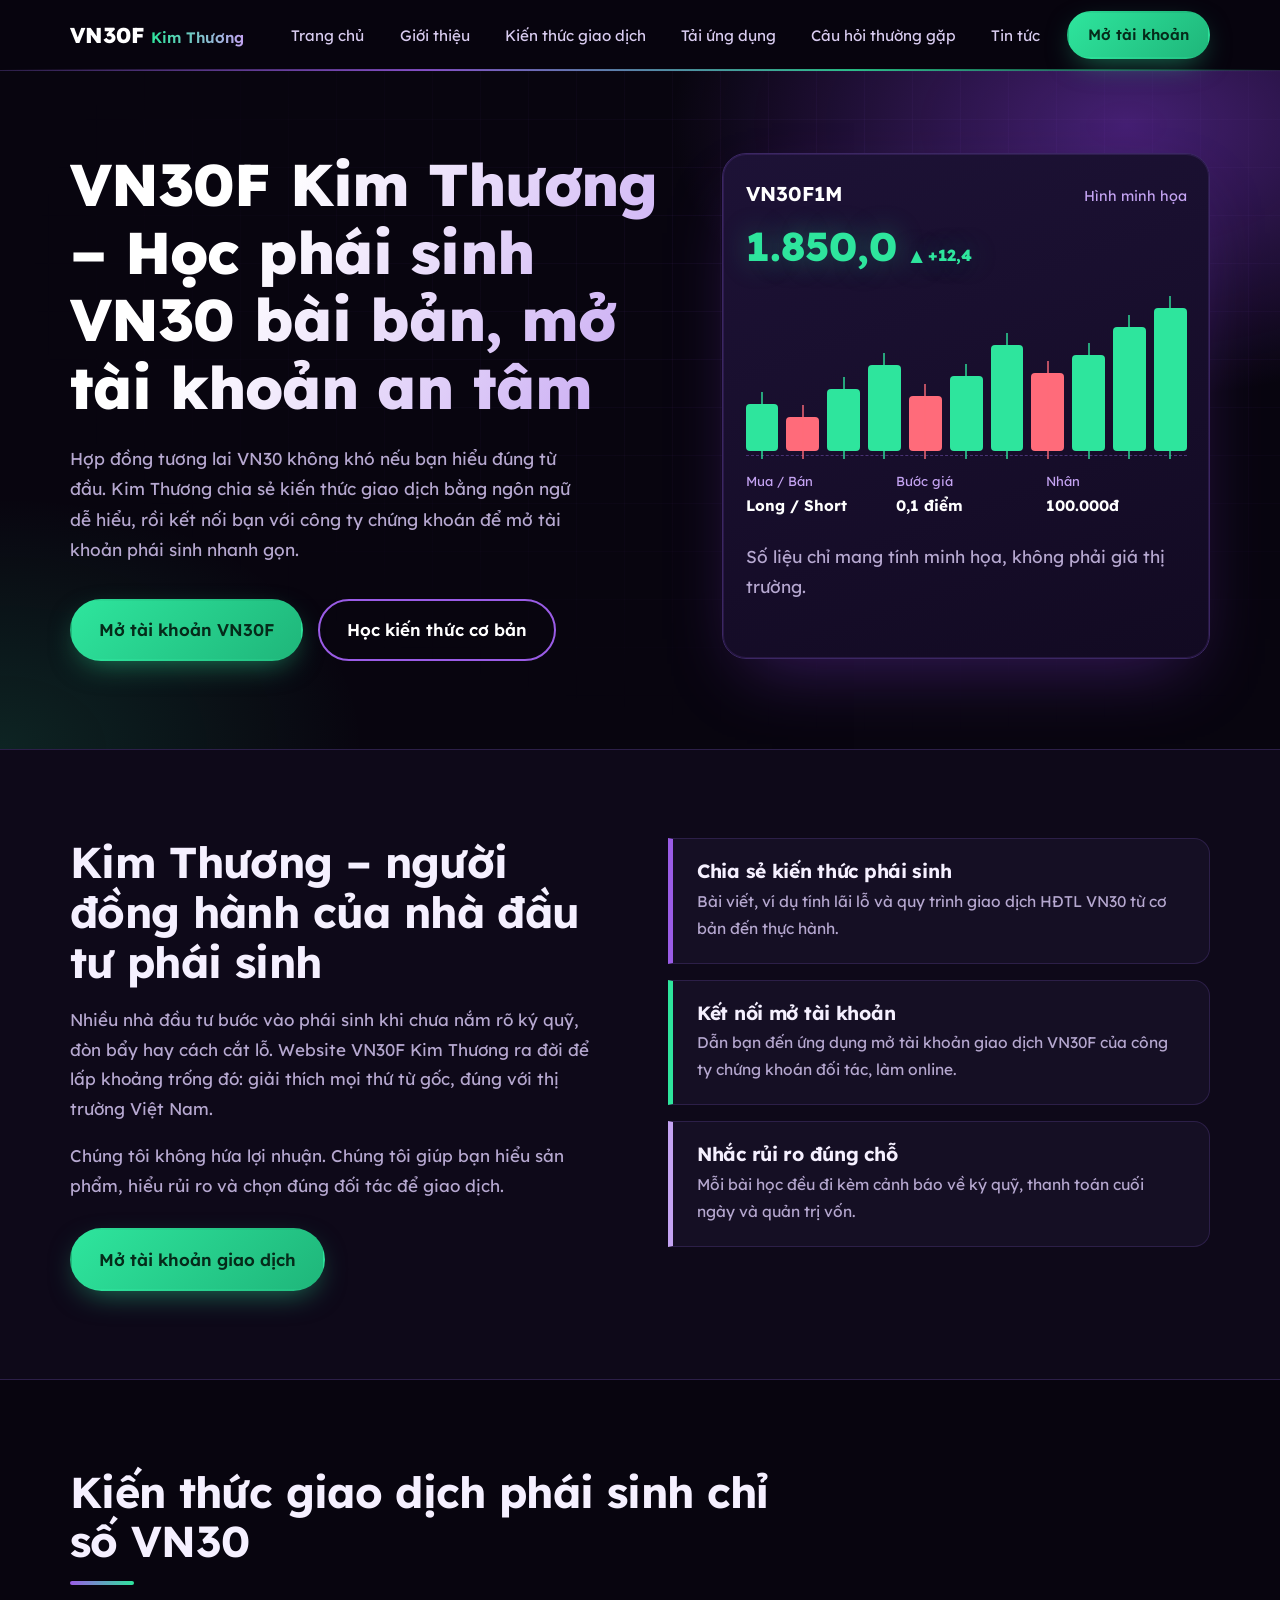
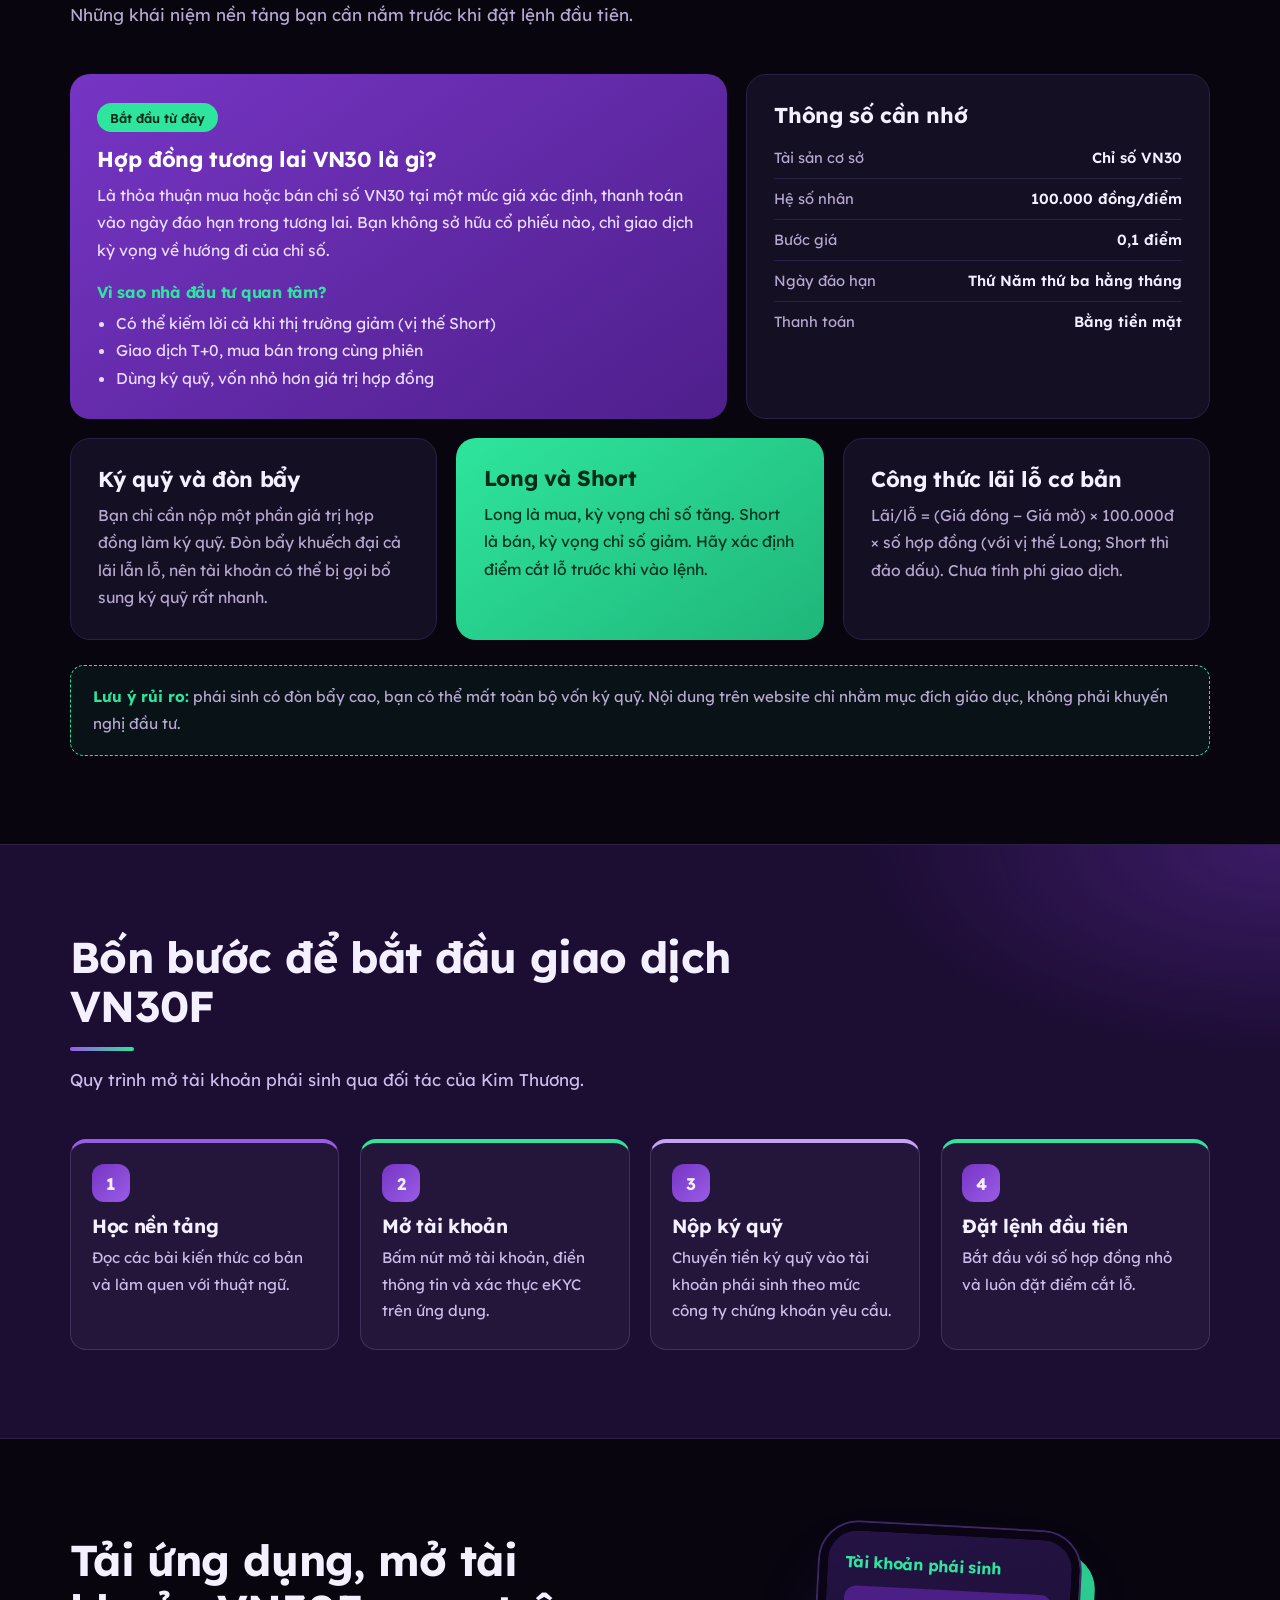
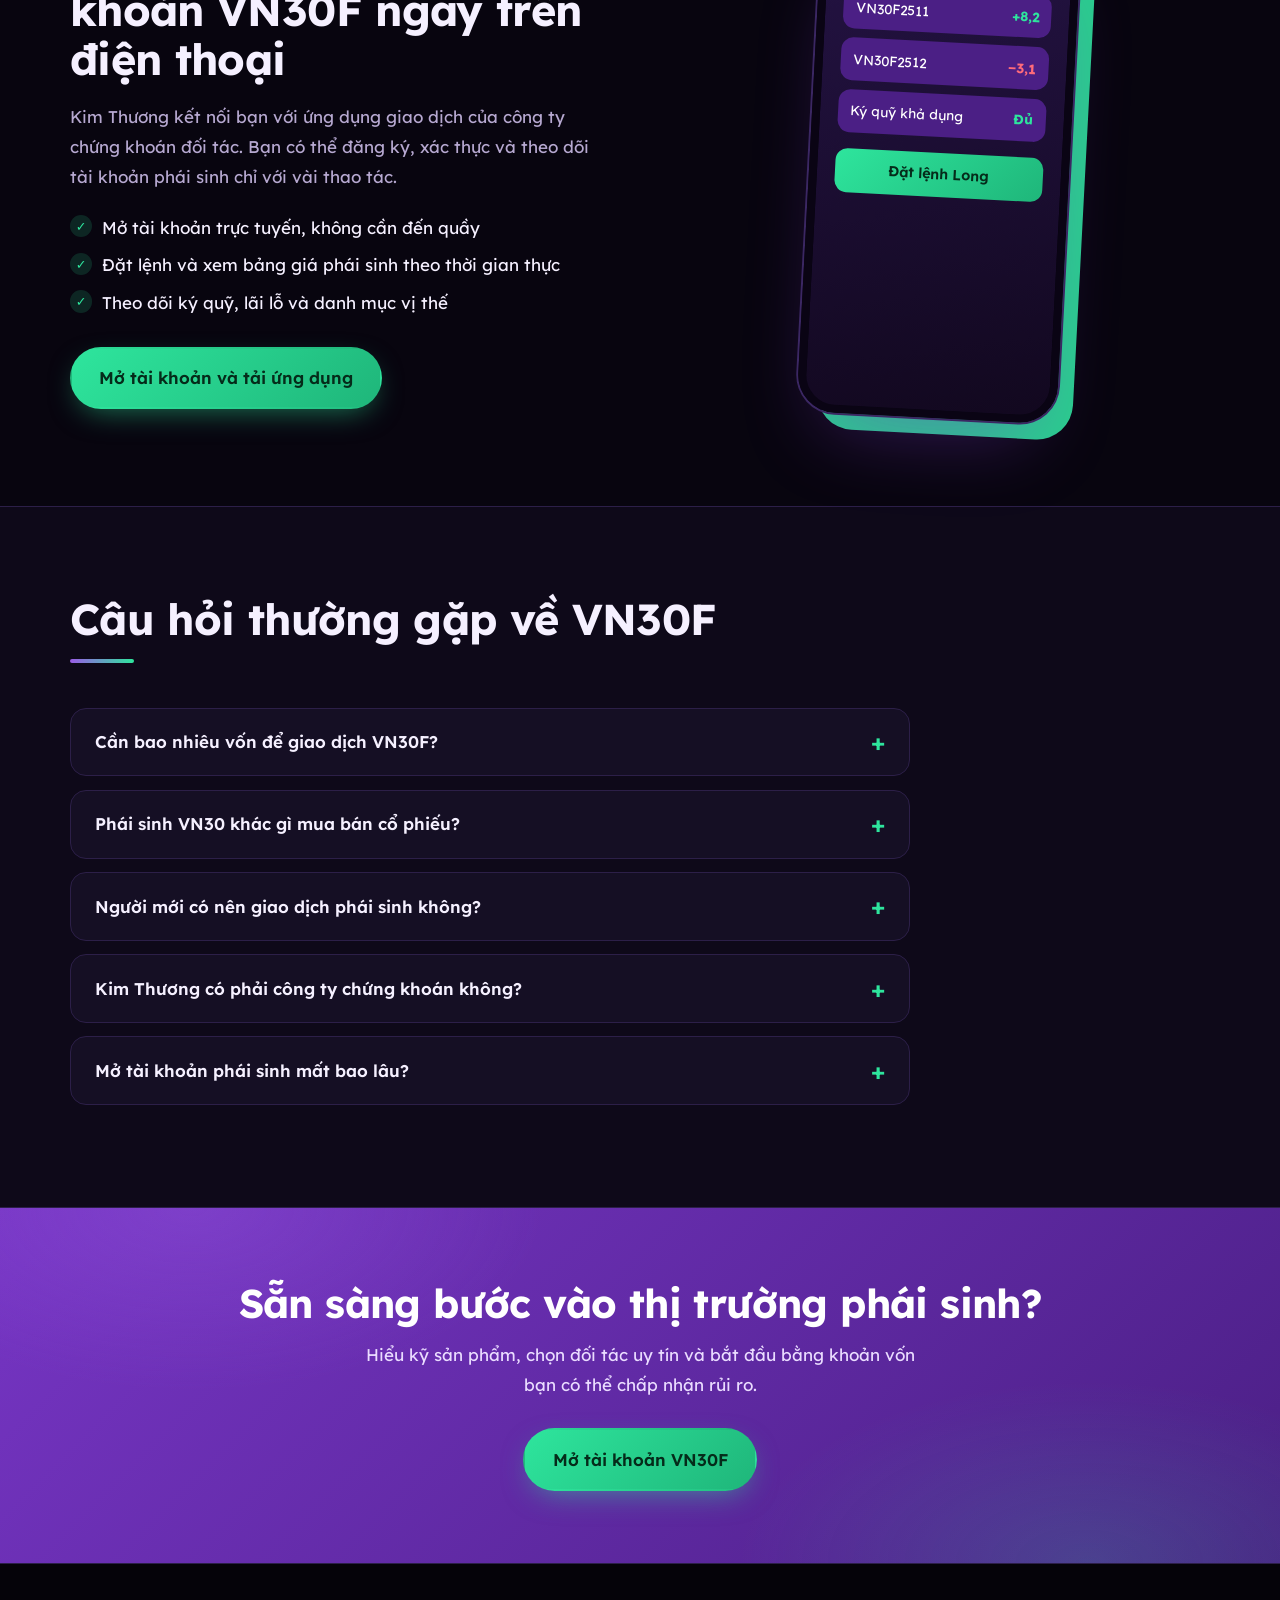
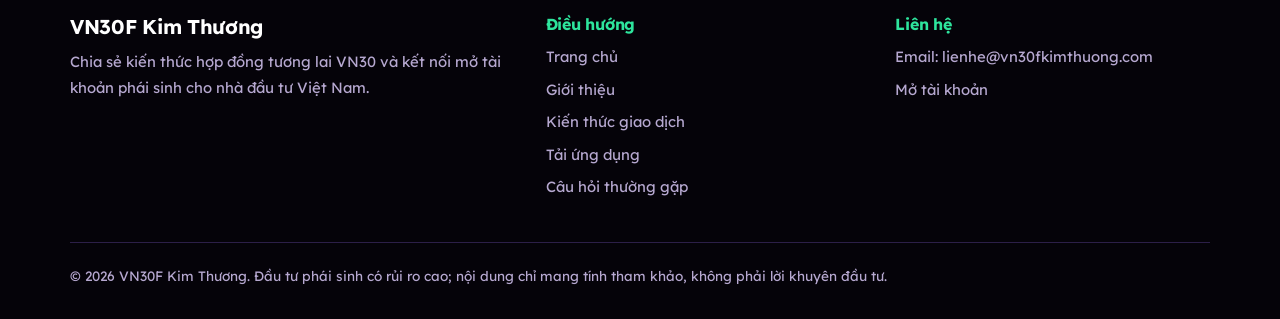
<file: index.html>
<!DOCTYPE html>
<html lang="vi">
<head>
<meta charset="UTF-8">
<meta name="viewport" content="width=device-width, initial-scale=1">
<title>VN30F Kim Thương - Học phái sinh VN30 & mở tài khoản HĐTL</title>
<meta name="description" content="Kim Thương chia sẻ kiến thức chứng khoán phái sinh, hợp đồng tương lai VN30 cho nhà đầu tư mới và hỗ trợ mở tài khoản giao dịch VN30F an toàn, nhanh chóng.">
<meta name="robots" content="index, follow">
<link rel="canonical" href="https://vn30fkimthuong.github.io/">
<meta property="og:title" content="VN30F Kim Thương - Học phái sinh VN30 & mở tài khoản HĐTL">
<meta property="og:description" content="Kiến thức hợp đồng tương lai VN30 dễ hiểu và kết nối mở tài khoản giao dịch phái sinh với công ty chứng khoán.">
<meta property="og:type" content="website">
<meta name="google-site-verification" content="kfKxdufAe-sTk0J6xUYDBfsbeBWr-sctwDmr71P5wDM" />
<link rel="preconnect" href="https://fonts.googleapis.com">
<link rel="preconnect" href="https://fonts.gstatic.com" crossorigin>
<link href="https://fonts.googleapis.com/css2?family=Lexend:wght@400;500;600;700;800&display=swap" rel="stylesheet">
<link rel="stylesheet" href="theme/style.css">
</head>
<body>

<header>
  <div class="wrap nav">
    <a class="logo" href="index.html" aria-label="VN30F Kim Thương - trang chủ">VN30F <span>Kim Thương</span></a>
    <input type="checkbox" id="tog" aria-label="Mở menu">
    <label for="tog" class="burger" aria-hidden="true">☰</label>
    <nav aria-label="Menu chính">
      <ul>
        <li><a href="index.html">Trang chủ</a></li>
        <li><a href="gioi-thieu.html">Giới thiệu</a></li>
        <li><a href="kien-thuc-giao-dich.html">Kiến thức giao dịch</a></li>
        <li><a href="tai-ung-dung.html">Tải ứng dụng</a></li>
        <li><a href="faq.html">Câu hỏi thường gặp</a></li>
        <li><a href="tin-tuc.html">Tin tức</a></li>
        <li><a class="btn sm" href="tai-ung-dung.html" target="_blank" rel="noopener">Mở tài khoản</a></li>
      </ul>
    </nav>
  </div>
</header>

<main>
<section class="hero" id="trang-chu">
  <div class="wrap">
    <div>
      <h1>VN30F Kim Thương – Học phái sinh VN30 bài bản, mở tài khoản an tâm</h1>
      <p>Hợp đồng tương lai VN30 không khó nếu bạn hiểu đúng từ đầu. Kim Thương chia sẻ kiến thức giao dịch bằng ngôn ngữ dễ hiểu, rồi kết nối bạn với công ty chứng khoán để mở tài khoản phái sinh nhanh gọn.</p>
      <div class="cta">
        <a class="btn" href="tai-ung-dung.html" target="_blank" rel="noopener">Mở tài khoản VN30F</a>
        <a class="btn ghost" href="kien-thuc-giao-dich.html">Học kiến thức cơ bản</a>
      </div>
    </div>
    <div class="board" role="img" aria-label="Minh họa bảng giá hợp đồng tương lai VN30">
      <div class="board-top"><b>VN30F1M</b><span>Hình minh họa</span></div>
      <div class="price">1.850,0 <small>▲ +12,4</small></div>
      <div class="candles" style="--i:0">
        <span style="height:30%;--i:1"></span><span class="d" style="height:22%;--i:2"></span><span style="height:40%;--i:3"></span><span style="height:55%;--i:4"></span><span class="d" style="height:35%;--i:5"></span><span style="height:48%;--i:6"></span><span style="height:68%;--i:7"></span><span class="d" style="height:50%;--i:8"></span><span style="height:62%;--i:9"></span><span style="height:80%;--i:10"></span><span style="height:92%;--i:11"></span>
      </div>
      <div class="board-foot"><span>Mua / Bán<b>Long / Short</b></span><span>Bước giá<b>0,1 điểm</b></span><span>Nhân<b>100.000đ</b></span></div>
      <p class="board-note">Số liệu chỉ mang tính minh họa, không phải giá thị trường.</p>
    </div>
  </div>
</section>

<section class="about" id="gioi-thieu">
  <div class="wrap">
    <div class="lead">
      <h2>Kim Thương – người đồng hành của nhà đầu tư phái sinh</h2>
      <p>Nhiều nhà đầu tư bước vào phái sinh khi chưa nắm rõ ký quỹ, đòn bẩy hay cách cắt lỗ. Website VN30F Kim Thương ra đời để lấp khoảng trống đó: giải thích mọi thứ từ gốc, đúng với thị trường Việt Nam.</p>
      <p>Chúng tôi không hứa lợi nhuận. Chúng tôi giúp bạn hiểu sản phẩm, hiểu rủi ro và chọn đúng đối tác để giao dịch.</p>
      <a class="btn" href="tai-ung-dung.html" target="_blank" rel="noopener">Mở tài khoản giao dịch</a>
    </div>
    <div class="roles">
      <div class="role"><h3>Chia sẻ kiến thức phái sinh</h3><p>Bài viết, ví dụ tính lãi lỗ và quy trình giao dịch HĐTL VN30 từ cơ bản đến thực hành.</p></div>
      <div class="role"><h3>Kết nối mở tài khoản</h3><p>Dẫn bạn đến ứng dụng mở tài khoản giao dịch VN30F của công ty chứng khoán đối tác, làm online.</p></div>
      <div class="role"><h3>Nhắc rủi ro đúng chỗ</h3><p>Mỗi bài học đều đi kèm cảnh báo về ký quỹ, thanh toán cuối ngày và quản trị vốn.</p></div>
    </div>
  </div>
</section>

<section class="knowledge" id="kien-thuc">
  <div class="wrap">
    <div class="title">
      <h2>Kiến thức giao dịch phái sinh chỉ số VN30</h2>
      <p>Những khái niệm nền tảng bạn cần nắm trước khi đặt lệnh đầu tiên.</p>
    </div>
    <div class="grid">
      <article class="k a">
        <span class="tag">Bắt đầu từ đây</span>
        <h3>Hợp đồng tương lai VN30 là gì?</h3>
        <p>Là thỏa thuận mua hoặc bán chỉ số VN30 tại một mức giá xác định, thanh toán vào ngày đáo hạn trong tương lai. Bạn không sở hữu cổ phiếu nào, chỉ giao dịch kỳ vọng về hướng đi của chỉ số.</p>
        <h4>Vì sao nhà đầu tư quan tâm?</h4>
        <ul><li>Có thể kiếm lời cả khi thị trường giảm (vị thế Short)</li><li>Giao dịch T+0, mua bán trong cùng phiên</li><li>Dùng ký quỹ, vốn nhỏ hơn giá trị hợp đồng</li></ul>
      </article>
      <article class="k b">
        <h3>Thông số cần nhớ</h3>
        <table>
          <tr><td>Tài sản cơ sở</td><td>Chỉ số VN30</td></tr>
          <tr><td>Hệ số nhân</td><td>100.000 đồng/điểm</td></tr>
          <tr><td>Bước giá</td><td>0,1 điểm</td></tr>
          <tr><td>Ngày đáo hạn</td><td>Thứ Năm thứ ba hằng tháng</td></tr>
          <tr><td>Thanh toán</td><td>Bằng tiền mặt</td></tr>
        </table>
      </article>
      <article class="k c">
        <h3>Ký quỹ và đòn bẩy</h3>
        <p>Bạn chỉ cần nộp một phần giá trị hợp đồng làm ký quỹ. Đòn bẩy khuếch đại cả lãi lẫn lỗ, nên tài khoản có thể bị gọi bổ sung ký quỹ rất nhanh.</p>
      </article>
      <article class="k d">
        <h3>Long và Short</h3>
        <p>Long là mua, kỳ vọng chỉ số tăng. Short là bán, kỳ vọng chỉ số giảm. Hãy xác định điểm cắt lỗ trước khi vào lệnh.</p>
      </article>
      <article class="k e">
        <h3>Công thức lãi lỗ cơ bản</h3>
        <p>Lãi/lỗ = (Giá đóng − Giá mở) × 100.000đ × số hợp đồng (với vị thế Long; Short thì đảo dấu). Chưa tính phí giao dịch.</p>
      </article>
    </div>
    <p class="warn"><b>Lưu ý rủi ro:</b> phái sinh có đòn bẩy cao, bạn có thể mất toàn bộ vốn ký quỹ. Nội dung trên website chỉ nhằm mục đích giáo dục, không phải khuyến nghị đầu tư.</p>
  </div>
</section>

<section class="steps">
  <div class="wrap">
    <div class="title">
      <h2>Bốn bước để bắt đầu giao dịch VN30F</h2>
      <p>Quy trình mở tài khoản phái sinh qua đối tác của Kim Thương.</p>
    </div>
    <div class="flow">
      <div class="step"><h3>Học nền tảng</h3><p>Đọc các bài kiến thức cơ bản và làm quen với thuật ngữ.</p></div>
      <div class="step"><h3>Mở tài khoản</h3><p>Bấm nút mở tài khoản, điền thông tin và xác thực eKYC trên ứng dụng.</p></div>
      <div class="step"><h3>Nộp ký quỹ</h3><p>Chuyển tiền ký quỹ vào tài khoản phái sinh theo mức công ty chứng khoán yêu cầu.</p></div>
      <div class="step"><h3>Đặt lệnh đầu tiên</h3><p>Bắt đầu với số hợp đồng nhỏ và luôn đặt điểm cắt lỗ.</p></div>
    </div>
  </div>
</section>

<section class="app" id="tai-ung-dung">
  <div class="wrap">
    <div>
      <h2>Tải ứng dụng, mở tài khoản VN30F ngay trên điện thoại</h2>
      <p>Kim Thương kết nối bạn với ứng dụng giao dịch của công ty chứng khoán đối tác. Bạn có thể đăng ký, xác thực và theo dõi tài khoản phái sinh chỉ với vài thao tác.</p>
      <ul>
        <li>Mở tài khoản trực tuyến, không cần đến quầy</li>
        <li>Đặt lệnh và xem bảng giá phái sinh theo thời gian thực</li>
        <li>Theo dõi ký quỹ, lãi lỗ và danh mục vị thế</li>
      </ul>
      <a class="btn" href="tai-ung-dung.html" target="_blank" rel="noopener">Mở tài khoản và tải ứng dụng</a>
    </div>
    <div class="phone" role="img" aria-label="Minh họa giao diện ứng dụng giao dịch">
      <h4>Tài khoản phái sinh</h4>
      <div class="row"><span>VN30F2511</span><b>+8,2</b></div>
      <div class="row"><span>VN30F2512</span><b class="r">−3,1</b></div>
      <div class="row"><span>Ký quỹ khả dụng</span><b>Đủ</b></div>
      <div class="pbtn">Đặt lệnh Long</div>
    </div>
  </div>
</section>

<section class="faq" id="cau-hoi">
  <div class="wrap">
    <div class="title">
      <h2>Câu hỏi thường gặp về VN30F</h2>
    </div>
    <div class="list">
      <details><summary>Cần bao nhiêu vốn để giao dịch VN30F?</summary><p>Mức ký quỹ ban đầu do công ty chứng khoán quy định và thay đổi theo thời điểm. Bạn nên chuẩn bị vốn dư hơn mức tối thiểu để tránh bị gọi bổ sung ký quỹ.</p></details>
      <details><summary>Phái sinh VN30 khác gì mua bán cổ phiếu?</summary><p>Bạn không sở hữu cổ phiếu mà giao dịch chỉ số bằng ký quỹ, được bán khống, giao dịch T+0 và có ngày đáo hạn cố định mỗi tháng.</p></details>
      <details><summary>Người mới có nên giao dịch phái sinh không?</summary><p>Phái sinh phù hợp khi bạn đã hiểu cơ chế, chấp nhận rủi ro cao và có kế hoạch quản trị vốn. Hãy học kỹ và bắt đầu với khối lượng nhỏ.</p></details>
      <details><summary>Kim Thương có phải công ty chứng khoán không?</summary><p>Không. Kim Thương chia sẻ kiến thức và kết nối bạn với công ty chứng khoán đối tác. Tài khoản giao dịch do công ty chứng khoán cung cấp và quản lý.</p></details>
      <details><summary>Mở tài khoản phái sinh mất bao lâu?</summary><p>Thông thường bạn có thể đăng ký trực tuyến trong ít phút, thời gian duyệt phụ thuộc vào công ty chứng khoán.</p></details>
    </div>
  </div>
</section>

<section class="final">
  <div class="wrap">
    <h2>Sẵn sàng bước vào thị trường phái sinh?</h2>
    <p>Hiểu kỹ sản phẩm, chọn đối tác uy tín và bắt đầu bằng khoản vốn bạn có thể chấp nhận rủi ro.</p>
    <a class="btn" href="tai-ung-dung.html" target="_blank" rel="noopener">Mở tài khoản VN30F</a>
  </div>
</section>
</main>

<footer>
  <div class="wrap">
    <div>
      <h3>VN30F Kim Thương</h3>
      <p>Chia sẻ kiến thức hợp đồng tương lai VN30 và kết nối mở tài khoản phái sinh cho nhà đầu tư Việt Nam.</p>
    </div>
    <div>
      <h4>Điều hướng</h4>
      <ul><li><a href="index.html">Trang chủ</a></li><li><a href="gioi-thieu.html">Giới thiệu</a></li><li><a href="kien-thuc-giao-dich.html">Kiến thức giao dịch</a></li><li><a href="tai-ung-dung.html">Tải ứng dụng</a></li><li><a href="faq.html">Câu hỏi thường gặp</a></li></ul>
    </div>
    <div>
      <h4>Liên hệ</h4>
      <ul><li>Email: lienhe@vn30fkimthuong.com</li><li><a href="tai-ung-dung.html" target="_blank" rel="noopener">Mở tài khoản</a></li></ul>
    </div>
    <p class="copy">© 2026 VN30F Kim Thương. Đầu tư phái sinh có rủi ro cao; nội dung chỉ mang tính tham khảo, không phải lời khuyên đầu tư.</p>
  </div>
</footer>

<script src="theme/main.js" defer></script>
</body>
</html>
</file>
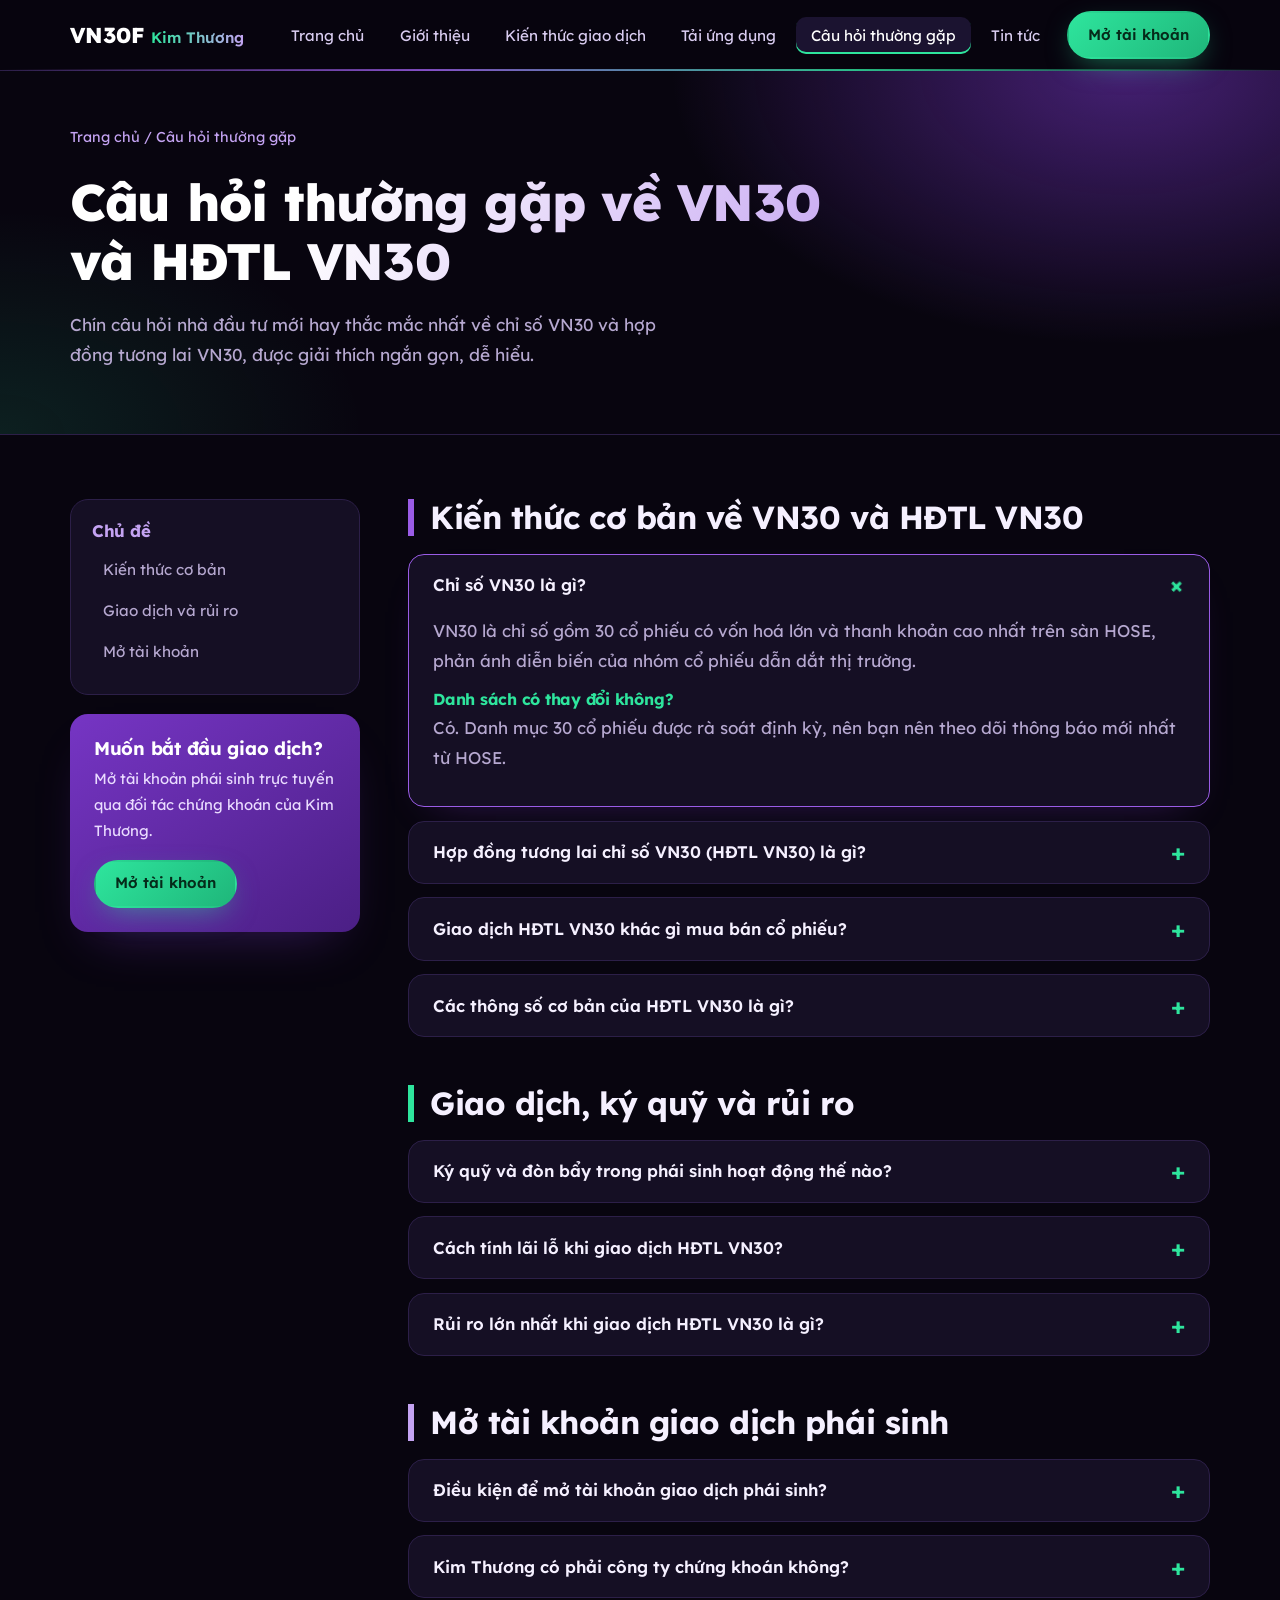
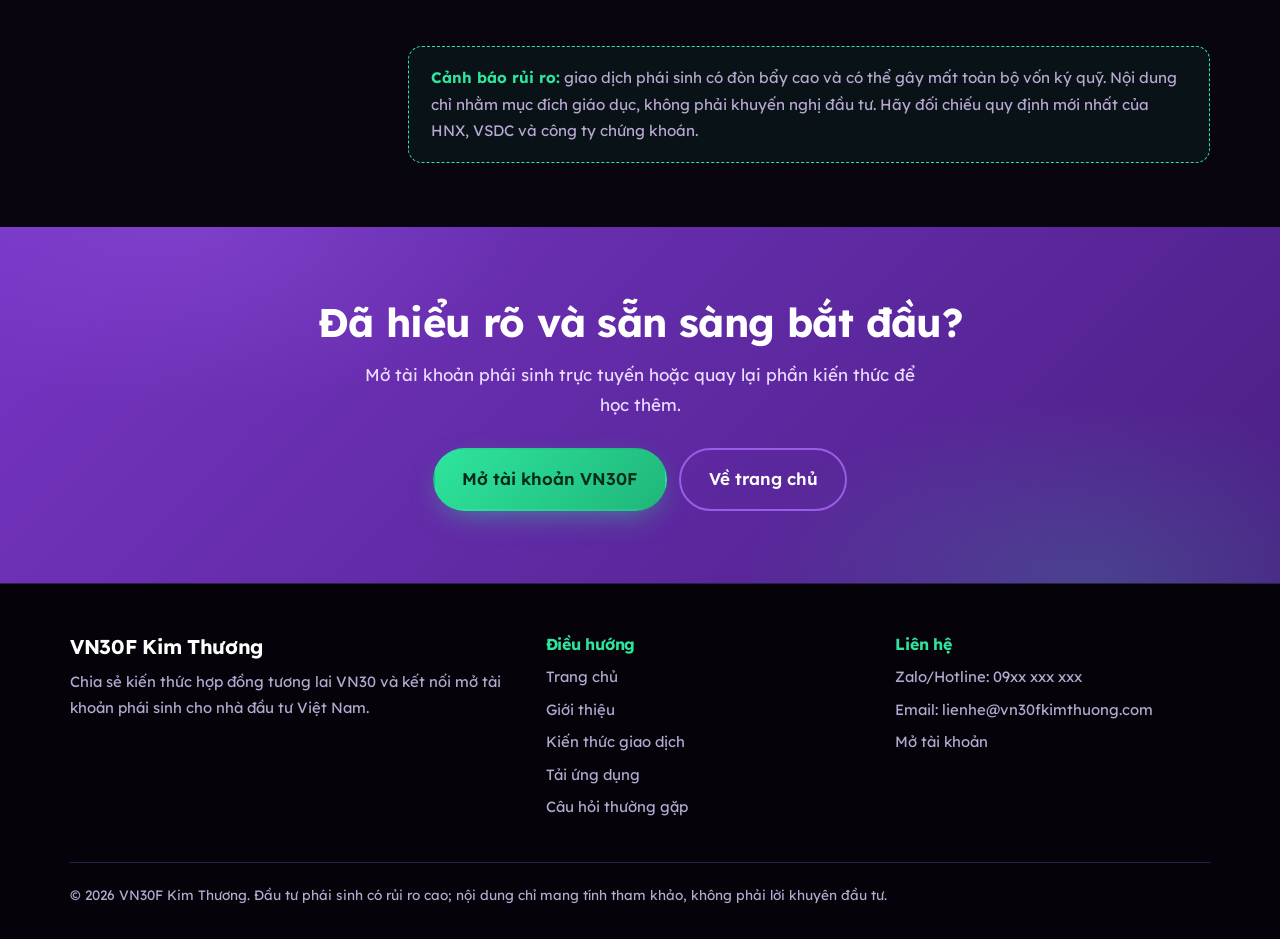
<file: faq.html>
<!DOCTYPE html>
<html lang="vi">
<head>
<meta charset="UTF-8">
<meta name="viewport" content="width=device-width, initial-scale=1">
<title>Câu hỏi thường gặp về VN30 & HĐTL VN30 - VN30F Kim Thương</title>
<meta name="description" content="Giải đáp 9 câu hỏi thường gặp về chỉ số VN30 và hợp đồng tương lai VN30: ký quỹ, đáo hạn, lãi lỗ, rủi ro và cách mở tài khoản phái sinh cùng Kim Thương.">
<meta name="robots" content="index, follow">
<link rel="canonical" href="https://vn30fkimthuong.github.io/faq.html">
<meta property="og:title" content="Câu hỏi thường gặp về VN30 & HĐTL VN30 - VN30F Kim Thương">
<meta property="og:description" content="9 câu hỏi thường gặp về chỉ số VN30 và hợp đồng tương lai VN30 dành cho nhà đầu tư mới.">
<meta property="og:type" content="website">
<script type="application/ld+json">{"@context":"https://schema.org","@type":"FAQPage","mainEntity":[
{"@type":"Question","name":"Chỉ số VN30 là gì?","acceptedAnswer":{"@type":"Answer","text":"VN30 là chỉ số gồm 30 cổ phiếu có vốn hoá lớn và thanh khoản cao nhất trên sàn HOSE, phản ánh diễn biến của nhóm cổ phiếu dẫn dắt thị trường."}},
{"@type":"Question","name":"Hợp đồng tương lai chỉ số VN30 (HĐTL VN30) là gì?","acceptedAnswer":{"@type":"Answer","text":"HĐTL VN30 là hợp đồng cam kết mua hoặc bán chỉ số VN30 tại một mức giá xác định, thanh toán vào ngày đáo hạn trong tương lai, tài sản cơ sở là chỉ số VN30."}},
{"@type":"Question","name":"Giao dịch HĐTL VN30 khác gì mua bán cổ phiếu?","acceptedAnswer":{"@type":"Answer","text":"Bạn không sở hữu cổ phiếu mà giao dịch theo chỉ số, được mở vị thế mua hoặc bán, dùng ký quỹ, giao dịch T+0 và có ngày đáo hạn cố định."}},
{"@type":"Question","name":"Các thông số cơ bản của HĐTL VN30 là gì?","acceptedAnswer":{"@type":"Answer","text":"Hệ số nhân 100.000 đồng mỗi điểm, bước giá 0,1 điểm, thanh toán bằng tiền mặt, ngày giao dịch cuối cùng là Thứ Năm của tuần thứ ba trong tháng đáo hạn."}},
{"@type":"Question","name":"Ký quỹ và đòn bẩy trong phái sinh hoạt động thế nào?","acceptedAnswer":{"@type":"Answer","text":"Bạn chỉ cần ký quỹ một phần giá trị hợp đồng. Đòn bẩy khuếch đại cả lãi lẫn lỗ, nên tài khoản có thể bị gọi bổ sung ký quỹ khi thị trường đi ngược vị thế."}},
{"@type":"Question","name":"Cách tính lãi lỗ khi giao dịch HĐTL VN30?","acceptedAnswer":{"@type":"Answer","text":"Lãi lỗ bằng chênh lệch điểm giữa giá đóng và giá mở, nhân 100.000 đồng và số hợp đồng; vị thế bán thì đảo dấu. Chưa tính phí giao dịch."}},
{"@type":"Question","name":"Rủi ro lớn nhất khi giao dịch HĐTL VN30 là gì?","acceptedAnswer":{"@type":"Answer","text":"Do đòn bẩy cao, khoản lỗ có thể vượt số vốn ký quỹ ban đầu, và nhà đầu tư có thể bị yêu cầu nộp thêm ký quỹ hoặc bị đóng vị thế."}},
{"@type":"Question","name":"Điều kiện để mở tài khoản giao dịch phái sinh?","acceptedAnswer":{"@type":"Answer","text":"Thông thường cần giấy tờ tuỳ thân, tài khoản ngân hàng và đáp ứng điều kiện về kiến thức, kinh nghiệm theo quy định của công ty chứng khoán."}},
{"@type":"Question","name":"Kim Thương có phải công ty chứng khoán không?","acceptedAnswer":{"@type":"Answer","text":"Không. Kim Thương chia sẻ kiến thức và kết nối bạn với công ty chứng khoán đối tác; tài khoản và giao dịch do công ty chứng khoán được cấp phép quản lý."}}
]}</script>
<link rel="preconnect" href="https://fonts.googleapis.com">
<link rel="preconnect" href="https://fonts.gstatic.com" crossorigin>
<link href="https://fonts.googleapis.com/css2?family=Lexend:wght@400;500;600;700;800&display=swap" rel="stylesheet">
<link rel="stylesheet" href="theme/style.css">
</head>
<body>

<header>
  <div class="wrap nav">
    <a class="logo" href="index.html" aria-label="VN30F Kim Thương - trang chủ">VN30F <span>Kim Thương</span></a>
    <input type="checkbox" id="tog" aria-label="Mở menu">
    <label for="tog" class="burger" aria-hidden="true">☰</label>
    <nav aria-label="Menu chính">
      <ul>
        <li><a href="index.html">Trang chủ</a></li>
        <li><a href="gioithieu.html">Giới thiệu</a></li>
        <li><a href="kien-thuc-giao-dich.html">Kiến thức giao dịch</a></li>
        <li><a href="tai-ung-dung.html">Tải ứng dụng</a></li>
        <li><a href="faq.html" aria-current="page">Câu hỏi thường gặp</a></li>
        <li><a href="tin-tuc.html">Tin tức</a></li>
        <li><a class="btn sm" href="tai-ung-dung.html" target="_blank" rel="noopener">Mở tài khoản</a></li>
      </ul>
    </nav>
  </div>
</header>

<main>
<section class="page-hero">
  <div class="wrap">
    <p class="crumb"><a href="index.html">Trang chủ</a> / Câu hỏi thường gặp</p>
    <h1>Câu hỏi thường gặp về VN30 và HĐTL VN30</h1>
    <p>Chín câu hỏi nhà đầu tư mới hay thắc mắc nhất về chỉ số VN30 và hợp đồng tương lai VN30, được giải thích ngắn gọn, dễ hiểu.</p>
  </div>
</section>

<div class="wrap layout">
  <aside class="side">
    <div class="toc" role="navigation" aria-label="Chủ đề câu hỏi">
      <h4>Chủ đề</h4>
      <ul>
        <li><a href="#co-ban">Kiến thức cơ bản</a></li>
        <li><a href="#giao-dich">Giao dịch và rủi ro</a></li>
        <li><a href="#mo-tai-khoan">Mở tài khoản</a></li>
      </ul>
    </div>
    <div class="help">
      <h4>Muốn bắt đầu giao dịch?</h4>
      <p>Mở tài khoản phái sinh trực tuyến qua đối tác chứng khoán của Kim Thương.</p>
      <a class="btn sm" href="tai-ung-dung.html" target="_blank" rel="noopener">Mở tài khoản</a>
    </div>
  </aside>

  <div>
    <section class="group" id="co-ban">
      <h2>Kiến thức cơ bản về VN30 và HĐTL VN30</h2>

      <details open>
        <summary><h3>Chỉ số VN30 là gì?</h3></summary>
        <div class="ans">
          <p>VN30 là chỉ số gồm 30 cổ phiếu có vốn hoá lớn và thanh khoản cao nhất trên sàn HOSE, phản ánh diễn biến của nhóm cổ phiếu dẫn dắt thị trường.</p>
          <h4>Danh sách có thay đổi không?</h4>
          <p>Có. Danh mục 30 cổ phiếu được rà soát định kỳ, nên bạn nên theo dõi thông báo mới nhất từ HOSE.</p>
        </div>
      </details>

      <details>
        <summary><h3>Hợp đồng tương lai chỉ số VN30 (HĐTL VN30) là gì?</h3></summary>
        <div class="ans">
          <p>HĐTL VN30 là hợp đồng cam kết mua hoặc bán chỉ số VN30 tại một mức giá xác định, thanh toán vào ngày đáo hạn trong tương lai, tài sản cơ sở là chỉ số VN30.</p>
          <h4>Mã hợp đồng</h4>
          <p>Mã thường có dạng VN30F kèm năm và tháng đáo hạn, ví dụ VN30F2612.</p>
        </div>
      </details>

      <details>
        <summary><h3>Giao dịch HĐTL VN30 khác gì mua bán cổ phiếu?</h3></summary>
        <div class="ans">
          <p>Bạn không sở hữu cổ phiếu mà giao dịch theo chỉ số, được mở vị thế mua hoặc bán, dùng ký quỹ, giao dịch T+0 và có ngày đáo hạn cố định.</p>
          <h4>Điểm cần nhớ</h4>
          <ul><li>Kỳ vọng giảm vẫn có thể kiếm lời bằng vị thế bán (Short)</li><li>Có thể mua và bán trong cùng một phiên</li><li>Thanh toán bằng tiền, không nhận cổ phiếu</li></ul>
        </div>
      </details>

      <details>
        <summary><h3>Các thông số cơ bản của HĐTL VN30 là gì?</h3></summary>
        <div class="ans">
          <p>Hệ số nhân 100.000 đồng mỗi điểm, bước giá 0,1 điểm, thanh toán bằng tiền mặt, ngày giao dịch cuối cùng là Thứ Năm của tuần thứ ba trong tháng đáo hạn.</p>
          <h4>Bảng tóm tắt</h4>
          <table>
            <tr><td>Tài sản cơ sở</td><td>Chỉ số VN30</td></tr>
            <tr><td>Hệ số nhân</td><td>100.000đ/điểm</td></tr>
            <tr><td>Bước giá</td><td>0,1 điểm</td></tr>
            <tr><td>Thanh toán</td><td>Tiền mặt</td></tr>
          </table>
        </div>
      </details>
    </section>

    <section class="group" id="giao-dich">
      <h2>Giao dịch, ký quỹ và rủi ro</h2>

      <details>
        <summary><h3>Ký quỹ và đòn bẩy trong phái sinh hoạt động thế nào?</h3></summary>
        <div class="ans">
          <p>Bạn chỉ cần ký quỹ một phần giá trị hợp đồng. Đòn bẩy khuếch đại cả lãi lẫn lỗ, nên tài khoản có thể bị gọi bổ sung ký quỹ khi thị trường đi ngược vị thế.</p>
          <h4>Lời khuyên</h4>
          <p>Luôn giữ vốn dư so với mức ký quỹ tối thiểu mà công ty chứng khoán yêu cầu.</p>
        </div>
      </details>

      <details>
        <summary><h3>Cách tính lãi lỗ khi giao dịch HĐTL VN30?</h3></summary>
        <div class="ans">
          <p>Lãi lỗ bằng chênh lệch điểm giữa giá đóng và giá mở, nhân 100.000 đồng và số hợp đồng; vị thế bán thì đảo dấu. Chưa tính phí giao dịch.</p>
          <h4>Ví dụ minh hoạ</h4>
          <p class="ex">Mở mua 1 hợp đồng tại 1.850,0 điểm và đóng vị thế tại 1.855,0 điểm: lãi 5 điểm × 100.000đ = 500.000 đồng (chưa tính phí). Nếu đóng tại 1.845,0 điểm thì lỗ 500.000 đồng.</p>
        </div>
      </details>

      <details>
        <summary><h3>Rủi ro lớn nhất khi giao dịch HĐTL VN30 là gì?</h3></summary>
        <div class="ans">
          <p>Do đòn bẩy cao, khoản lỗ có thể vượt số vốn ký quỹ ban đầu, và nhà đầu tư có thể bị yêu cầu nộp thêm ký quỹ hoặc bị đóng vị thế.</p>
          <h4>Cách hạn chế rủi ro</h4>
          <ul><li>Giao dịch với khối lượng nhỏ khi mới bắt đầu</li><li>Đặt điểm cắt lỗ trước khi vào lệnh</li><li>Chỉ dùng số tiền bạn có thể chấp nhận mất</li></ul>
        </div>
      </details>
    </section>

    <section class="group" id="mo-tai-khoan">
      <h2>Mở tài khoản giao dịch phái sinh</h2>

      <details>
        <summary><h3>Điều kiện để mở tài khoản giao dịch phái sinh?</h3></summary>
        <div class="ans">
          <p>Thông thường cần giấy tờ tuỳ thân, tài khoản ngân hàng và đáp ứng điều kiện về kiến thức, kinh nghiệm theo quy định của công ty chứng khoán.</p>
          <h4>Bước tiếp theo</h4>
          <p>Bạn có thể <a href="tai-ung-dung.html" target="_blank" rel="noopener">mở tài khoản trực tuyến tại đây</a> và làm theo hướng dẫn của đối tác.</p>
        </div>
      </details>

      <details>
        <summary><h3>Kim Thương có phải công ty chứng khoán không?</h3></summary>
        <div class="ans">
          <p>Không. Kim Thương chia sẻ kiến thức và kết nối bạn với công ty chứng khoán đối tác; tài khoản và giao dịch do công ty chứng khoán được cấp phép quản lý.</p>
          <h4>Tìm hiểu thêm</h4>
          <p>Xem thêm về vai trò của chúng tôi tại trang <a href="gioithieu.html">Giới thiệu</a>.</p>
        </div>
      </details>
    </section>

    <p class="warn"><b>Cảnh báo rủi ro:</b> giao dịch phái sinh có đòn bẩy cao và có thể gây mất toàn bộ vốn ký quỹ. Nội dung chỉ nhằm mục đích giáo dục, không phải khuyến nghị đầu tư. Hãy đối chiếu quy định mới nhất của HNX, VSDC và công ty chứng khoán.</p>
  </div>
</div>

<section class="final">
  <div class="wrap">
    <h2>Đã hiểu rõ và sẵn sàng bắt đầu?</h2>
    <p>Mở tài khoản phái sinh trực tuyến hoặc quay lại phần kiến thức để học thêm.</p>
    <div class="cta">
      <a class="btn" href="tai-ung-dung.html" target="_blank" rel="noopener">Mở tài khoản VN30F</a>
      <a class="btn ghost" href="index.html">Về trang chủ</a>
    </div>
  </div>
</section>
</main>

<footer>
  <div class="wrap">
    <div>
      <h3>VN30F Kim Thương</h3>
      <p>Chia sẻ kiến thức hợp đồng tương lai VN30 và kết nối mở tài khoản phái sinh cho nhà đầu tư Việt Nam.</p>
    </div>
    <div>
      <h4>Điều hướng</h4>
      <ul><li><a href="index.html">Trang chủ</a></li><li><a href="gioithieu.html">Giới thiệu</a></li><li><a href="kien-thuc-giao-dich.html">Kiến thức giao dịch</a></li><li><a href="tai-ung-dung.html">Tải ứng dụng</a></li><li><a href="faq.html">Câu hỏi thường gặp</a></li></ul>
    </div>
    <div>
      <h4>Liên hệ</h4>
      <ul><li>Zalo/Hotline: 09xx xxx xxx</li><li>Email: lienhe@vn30fkimthuong.com</li><li><a href="tai-ung-dung.html" target="_blank" rel="noopener">Mở tài khoản</a></li></ul>
    </div>
    <p class="copy">© 2026 VN30F Kim Thương. Đầu tư phái sinh có rủi ro cao; nội dung chỉ mang tính tham khảo, không phải lời khuyên đầu tư.</p>
  </div>
</footer>

<script src="theme/main.js" defer></script>
</body>
</html>
</file>
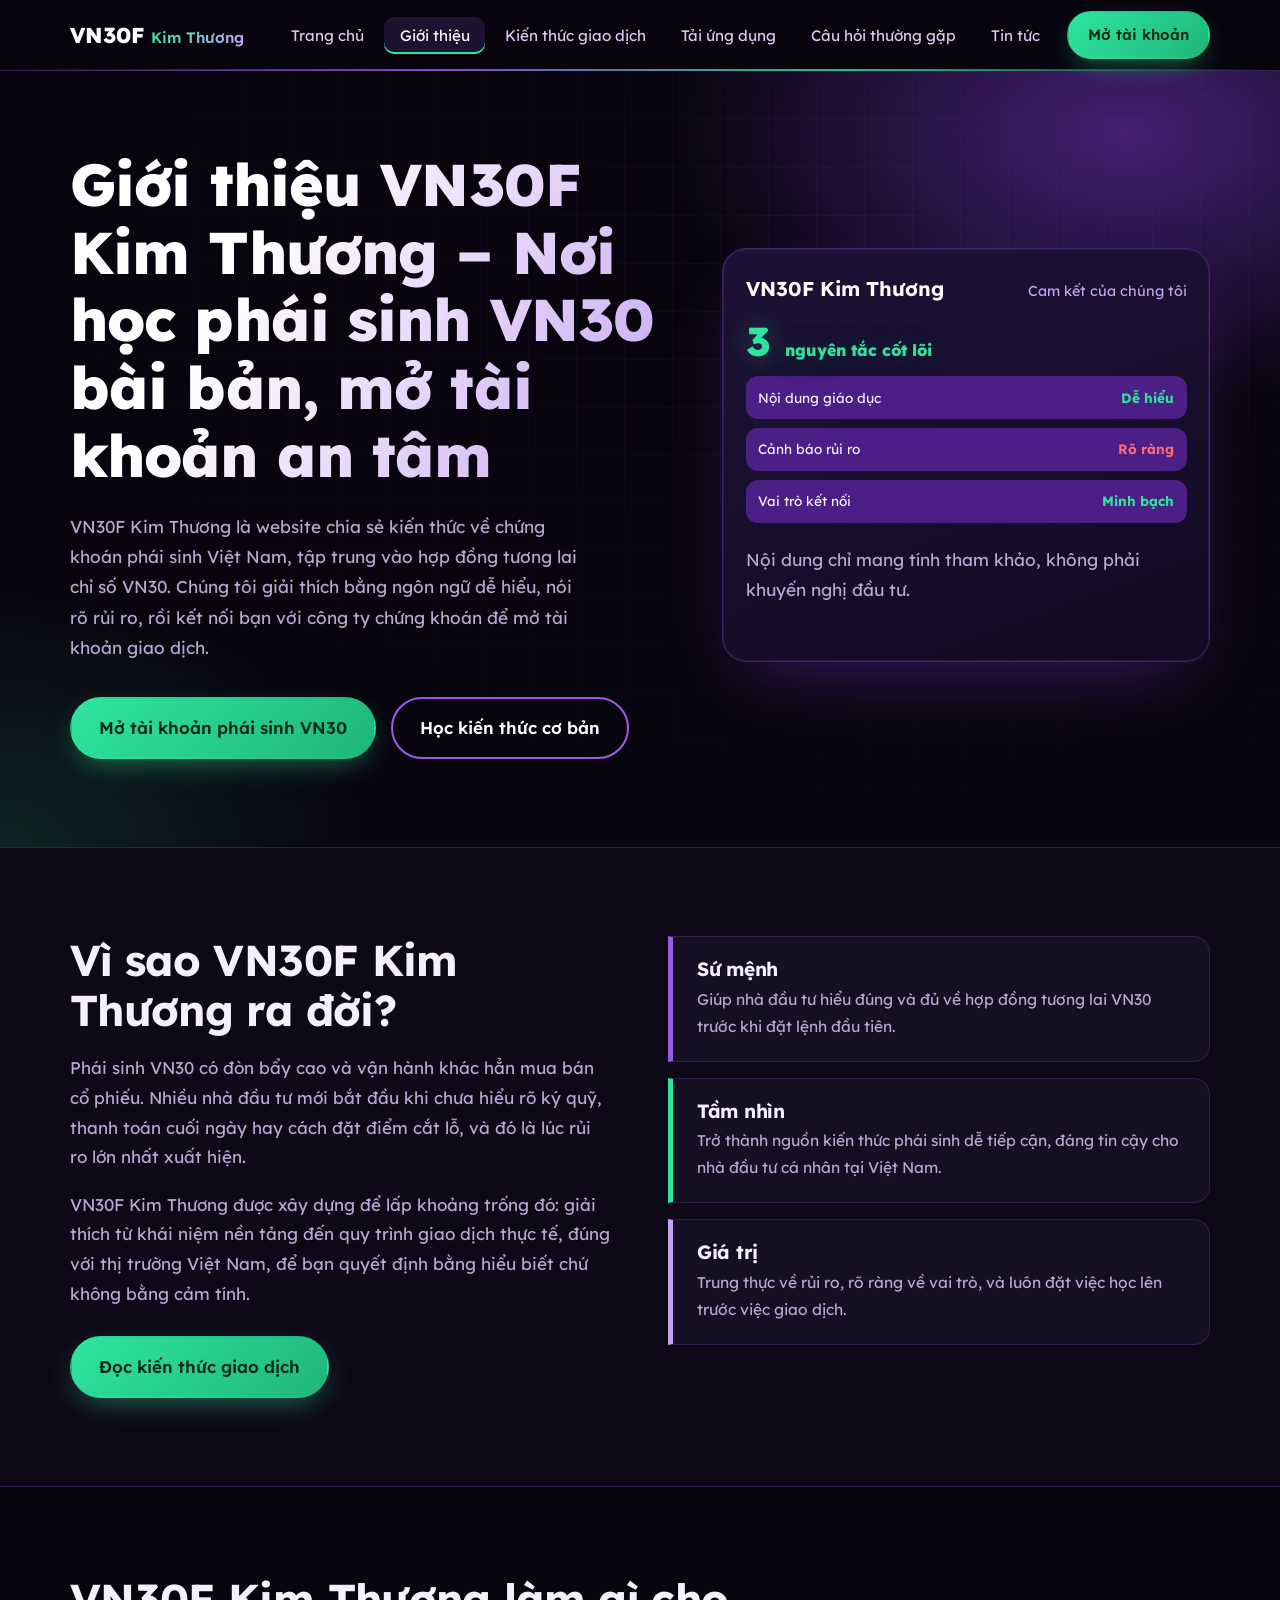
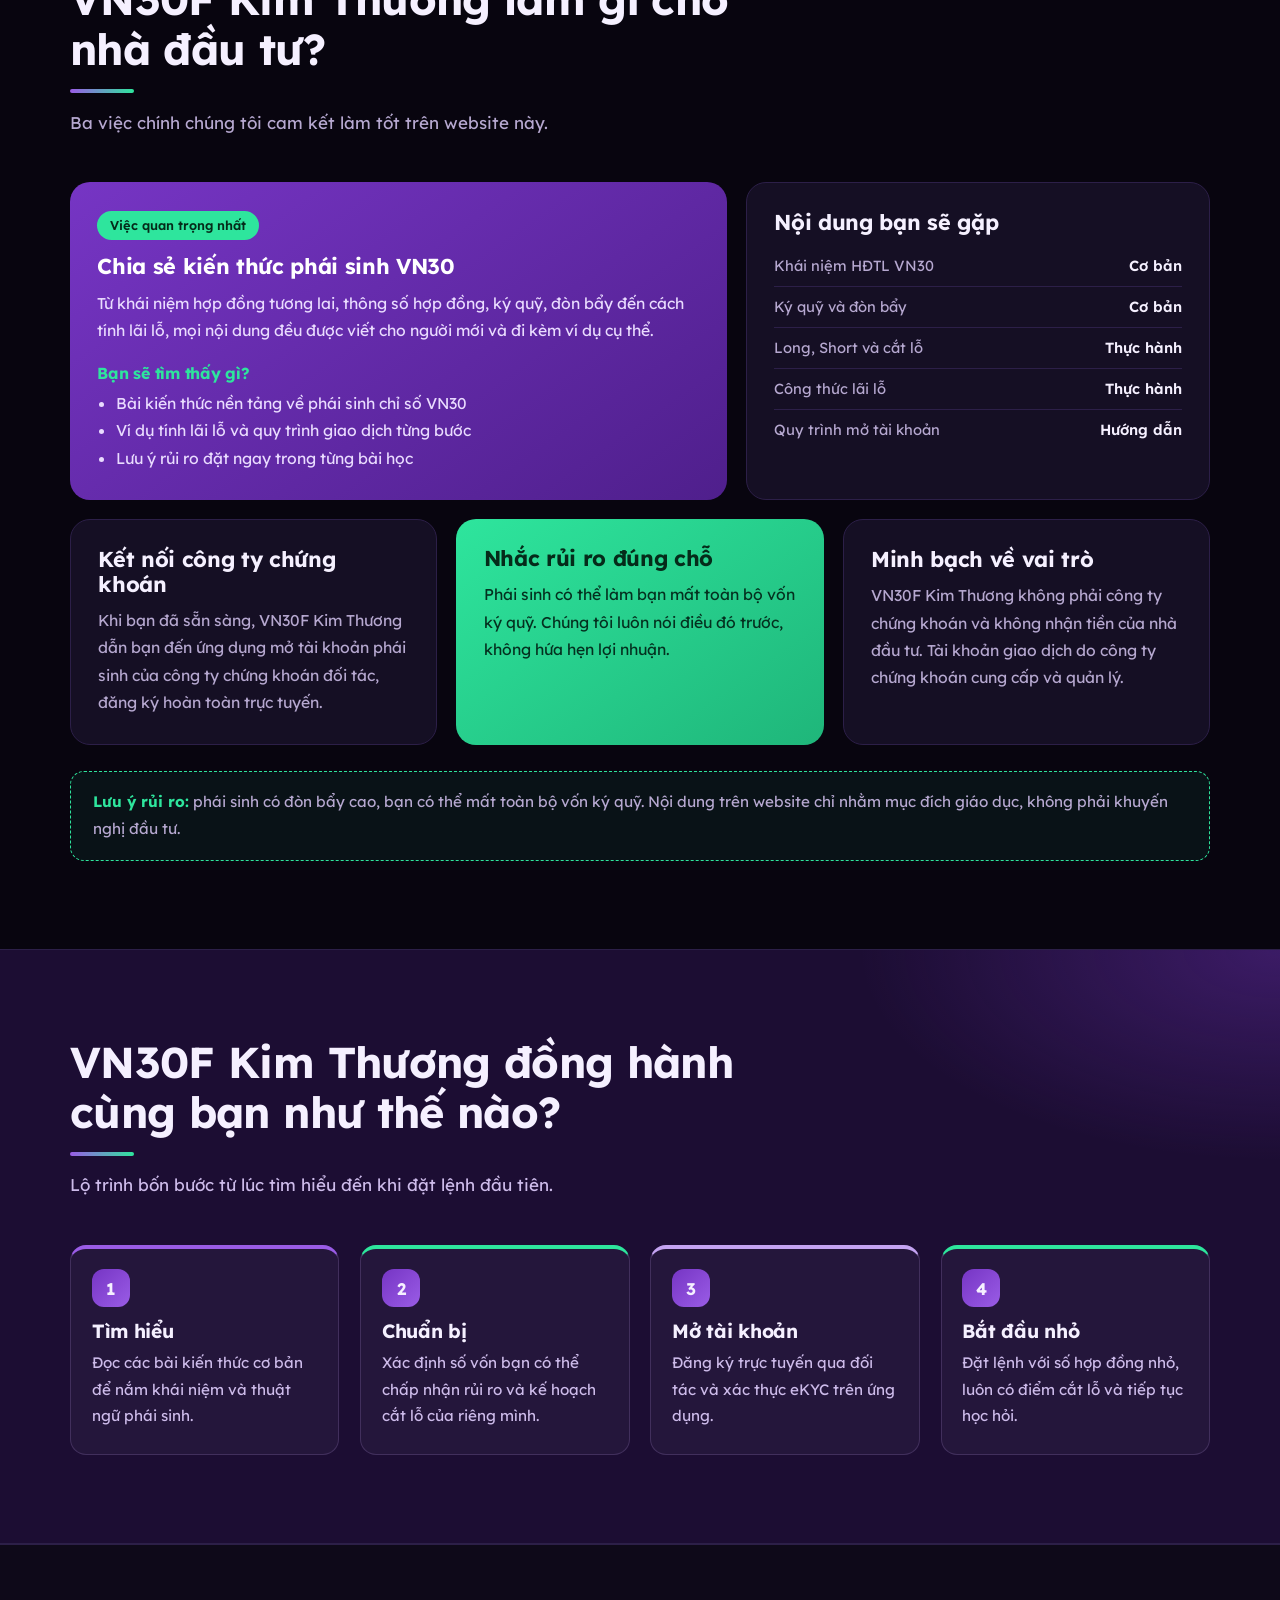
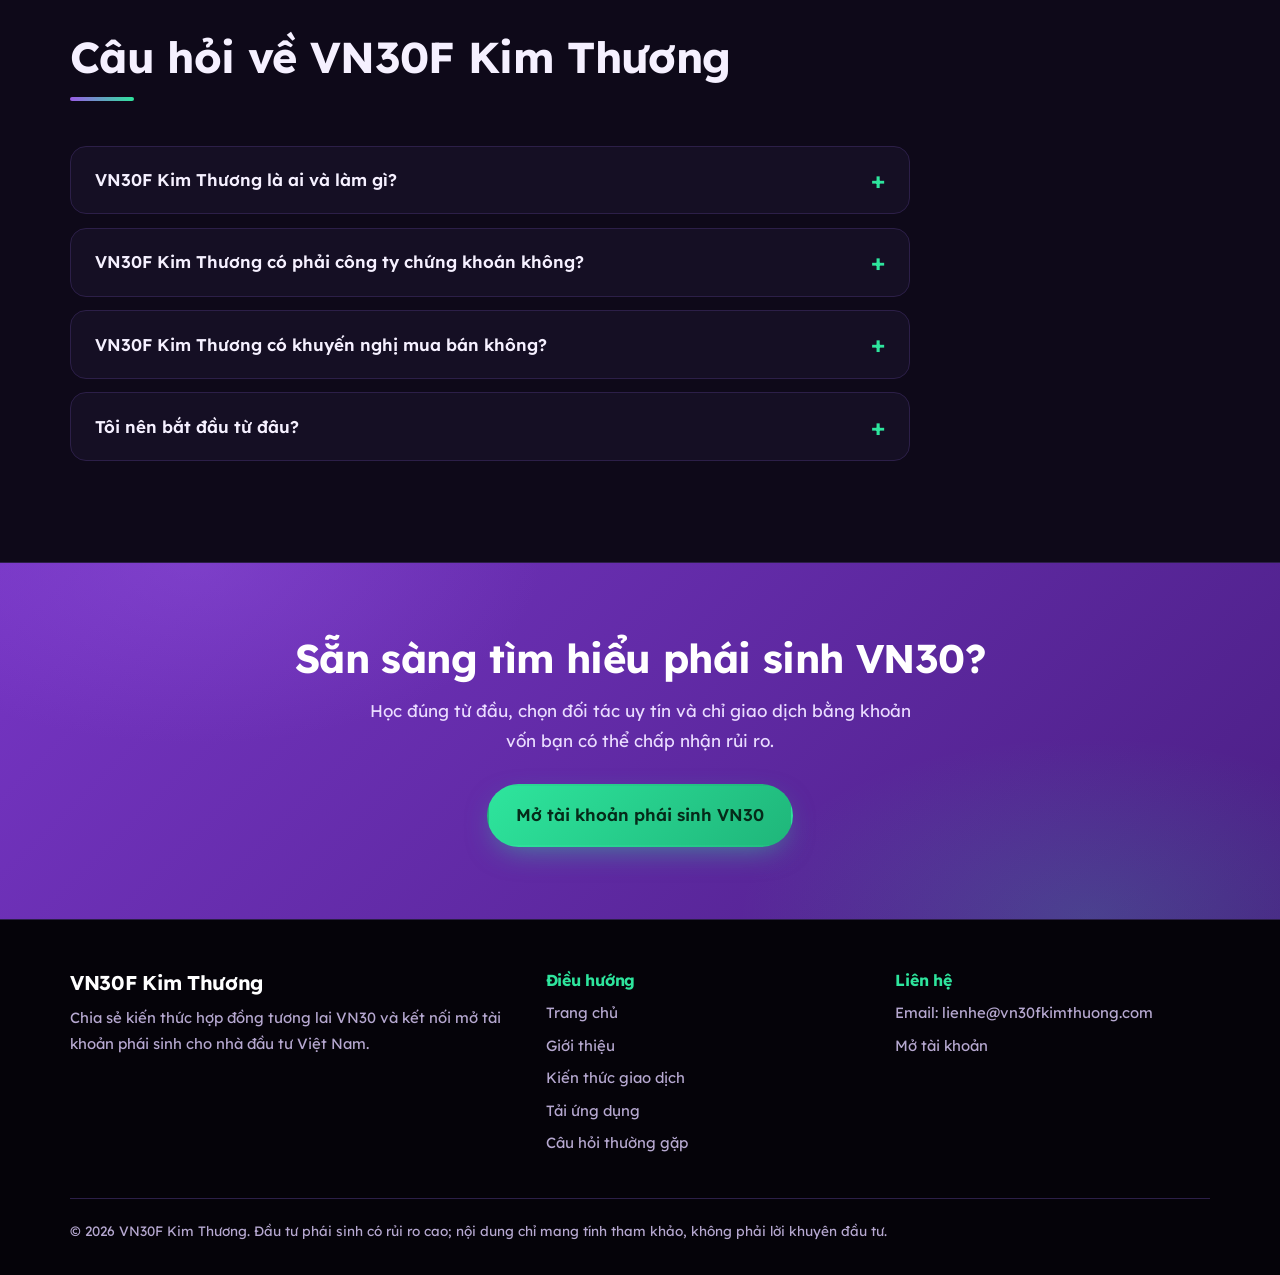
<file: gioi-thieu.html>
<!DOCTYPE html>
<html lang="vi">
<head>
<meta charset="UTF-8">
<meta name="viewport" content="width=device-width, initial-scale=1">
<title>Giới thiệu VN30F Kim Thương - Kiến thức phái sinh VN30</title>
<meta name="description" content="VN30F Kim Thương chia sẻ kiến thức hợp đồng tương lai VN30 dễ hiểu, nhắc rủi ro rõ ràng và kết nối bạn mở tài khoản phái sinh với công ty chứng khoán.">
<meta name="keywords" content="giới thiệu VN30F Kim Thương, chứng khoán phái sinh, hợp đồng tương lai VN30, VN30F, mở tài khoản phái sinh, kiến thức phái sinh">
<meta name="robots" content="index, follow">
<link rel="canonical" href="https://vn30fkimthuong.github.io/gioi-thieu.html">
<meta property="og:title" content="Giới thiệu VN30F Kim Thương - Kiến thức phái sinh VN30">
<meta property="og:description" content="Tìm hiểu VN30F Kim Thương: nơi chia sẻ kiến thức hợp đồng tương lai VN30 và kết nối mở tài khoản phái sinh với công ty chứng khoán.">
<meta property="og:type" content="website">
<meta property="og:url" content="https://vn30fkimthuong.github.io/gioi-thieu.html">
<link rel="preconnect" href="https://fonts.googleapis.com">
<link rel="preconnect" href="https://fonts.gstatic.com" crossorigin>
<link href="https://fonts.googleapis.com/css2?family=Lexend:wght@400;500;600;700;800&display=swap" rel="stylesheet">
<link rel="stylesheet" href="theme/style.css">
</head>
<body>

<header>
  <div class="wrap nav">
    <a class="logo" href="index.html" aria-label="VN30F Kim Thương - trang chủ">VN30F <span>Kim Thương</span></a>
    <input type="checkbox" id="tog" aria-label="Mở menu">
    <label for="tog" class="burger" aria-hidden="true">☰</label>
    <nav aria-label="Menu chính">
      <ul>
        <li><a href="index.html">Trang chủ</a></li>
        <li><a href="gioi-thieu.html" aria-current="page">Giới thiệu</a></li>
        <li><a href="kien-thuc-giao-dich.html">Kiến thức giao dịch</a></li>
        <li><a href="tai-ung-dung.html">Tải ứng dụng</a></li>
        <li><a href="faq.html">Câu hỏi thường gặp</a></li>
        <li><a href="tin-tuc.html">Tin tức</a></li>
        <li><a class="btn sm" href="tai-ung-dung.html" target="_blank" rel="noopener">Mở tài khoản</a></li>
      </ul>
    </nav>
  </div>
</header>

<main>
<section class="hero" id="gioi-thieu-chung">
  <div class="wrap">
    <div>
      <h1>Giới thiệu VN30F Kim Thương – Nơi học phái sinh VN30 bài bản, mở tài khoản an tâm</h1>
      <p>VN30F Kim Thương là website chia sẻ kiến thức về chứng khoán phái sinh Việt Nam, tập trung vào hợp đồng tương lai chỉ số VN30. Chúng tôi giải thích bằng ngôn ngữ dễ hiểu, nói rõ rủi ro, rồi kết nối bạn với công ty chứng khoán để mở tài khoản giao dịch.</p>
      <div class="cta">
        <a class="btn" href="tai-ung-dung.html" target="_blank" rel="noopener">Mở tài khoản phái sinh VN30</a>
        <a class="btn ghost" href="kien-thuc-giao-dich.html">Học kiến thức cơ bản</a>
      </div>
    </div>
    <div class="board" role="img" aria-label="Tóm tắt cam kết của VN30F Kim Thương">
      <div class="board-top"><b>VN30F Kim Thương</b><span>Cam kết của chúng tôi</span></div>
      <div class="price">3 <small>nguyên tắc cốt lõi</small></div>
      <div class="row"><span>Nội dung giáo dục</span><b>Dễ hiểu</b></div>
      <div class="row"><span>Cảnh báo rủi ro</span><b class="r">Rõ ràng</b></div>
      <div class="row"><span>Vai trò kết nối</span><b>Minh bạch</b></div>
      <p class="board-note">Nội dung chỉ mang tính tham khảo, không phải khuyến nghị đầu tư.</p>
    </div>
  </div>
</section>

<section class="about" id="cau-chuyen">
  <div class="wrap">
    <div class="lead">
      <h2>Vì sao VN30F Kim Thương ra đời?</h2>
      <p>Phái sinh VN30 có đòn bẩy cao và vận hành khác hẳn mua bán cổ phiếu. Nhiều nhà đầu tư mới bắt đầu khi chưa hiểu rõ ký quỹ, thanh toán cuối ngày hay cách đặt điểm cắt lỗ, và đó là lúc rủi ro lớn nhất xuất hiện.</p>
      <p>VN30F Kim Thương được xây dựng để lấp khoảng trống đó: giải thích từ khái niệm nền tảng đến quy trình giao dịch thực tế, đúng với thị trường Việt Nam, để bạn quyết định bằng hiểu biết chứ không bằng cảm tính.</p>
      <a class="btn" href="kien-thuc-giao-dich.html">Đọc kiến thức giao dịch</a>
    </div>
    <div class="roles">
      <div class="role"><h3>Sứ mệnh</h3><p>Giúp nhà đầu tư hiểu đúng và đủ về hợp đồng tương lai VN30 trước khi đặt lệnh đầu tiên.</p></div>
      <div class="role"><h3>Tầm nhìn</h3><p>Trở thành nguồn kiến thức phái sinh dễ tiếp cận, đáng tin cậy cho nhà đầu tư cá nhân tại Việt Nam.</p></div>
      <div class="role"><h3>Giá trị</h3><p>Trung thực về rủi ro, rõ ràng về vai trò, và luôn đặt việc học lên trước việc giao dịch.</p></div>
    </div>
  </div>
</section>

<section class="knowledge" id="chung-toi-lam-gi">
  <div class="wrap">
    <div class="title">
      <h2>VN30F Kim Thương làm gì cho nhà đầu tư?</h2>
      <p>Ba việc chính chúng tôi cam kết làm tốt trên website này.</p>
    </div>
    <div class="grid">
      <article class="k a">
        <span class="tag">Việc quan trọng nhất</span>
        <h3>Chia sẻ kiến thức phái sinh VN30</h3>
        <p>Từ khái niệm hợp đồng tương lai, thông số hợp đồng, ký quỹ, đòn bẩy đến cách tính lãi lỗ, mọi nội dung đều được viết cho người mới và đi kèm ví dụ cụ thể.</p>
        <h4>Bạn sẽ tìm thấy gì?</h4>
        <ul><li>Bài kiến thức nền tảng về phái sinh chỉ số VN30</li><li>Ví dụ tính lãi lỗ và quy trình giao dịch từng bước</li><li>Lưu ý rủi ro đặt ngay trong từng bài học</li></ul>
      </article>
      <article class="k b">
        <h3>Nội dung bạn sẽ gặp</h3>
        <table>
          <tr><td>Khái niệm HĐTL VN30</td><td>Cơ bản</td></tr>
          <tr><td>Ký quỹ và đòn bẩy</td><td>Cơ bản</td></tr>
          <tr><td>Long, Short và cắt lỗ</td><td>Thực hành</td></tr>
          <tr><td>Công thức lãi lỗ</td><td>Thực hành</td></tr>
          <tr><td>Quy trình mở tài khoản</td><td>Hướng dẫn</td></tr>
        </table>
      </article>
      <article class="k c">
        <h3>Kết nối công ty chứng khoán</h3>
        <p>Khi bạn đã sẵn sàng, VN30F Kim Thương dẫn bạn đến ứng dụng mở tài khoản phái sinh của công ty chứng khoán đối tác, đăng ký hoàn toàn trực tuyến.</p>
      </article>
      <article class="k d">
        <h3>Nhắc rủi ro đúng chỗ</h3>
        <p>Phái sinh có thể làm bạn mất toàn bộ vốn ký quỹ. Chúng tôi luôn nói điều đó trước, không hứa hẹn lợi nhuận.</p>
      </article>
      <article class="k e">
        <h3>Minh bạch về vai trò</h3>
        <p>VN30F Kim Thương không phải công ty chứng khoán và không nhận tiền của nhà đầu tư. Tài khoản giao dịch do công ty chứng khoán cung cấp và quản lý.</p>
      </article>
    </div>
    <p class="warn"><b>Lưu ý rủi ro:</b> phái sinh có đòn bẩy cao, bạn có thể mất toàn bộ vốn ký quỹ. Nội dung trên website chỉ nhằm mục đích giáo dục, không phải khuyến nghị đầu tư.</p>
  </div>
</section>

<section class="steps" id="cach-lam-viec">
  <div class="wrap">
    <div class="title">
      <h2>VN30F Kim Thương đồng hành cùng bạn như thế nào?</h2>
      <p>Lộ trình bốn bước từ lúc tìm hiểu đến khi đặt lệnh đầu tiên.</p>
    </div>
    <div class="flow">
      <div class="step"><h3>Tìm hiểu</h3><p>Đọc các bài kiến thức cơ bản để nắm khái niệm và thuật ngữ phái sinh.</p></div>
      <div class="step"><h3>Chuẩn bị</h3><p>Xác định số vốn bạn có thể chấp nhận rủi ro và kế hoạch cắt lỗ của riêng mình.</p></div>
      <div class="step"><h3>Mở tài khoản</h3><p>Đăng ký trực tuyến qua đối tác và xác thực eKYC trên ứng dụng.</p></div>
      <div class="step"><h3>Bắt đầu nhỏ</h3><p>Đặt lệnh với số hợp đồng nhỏ, luôn có điểm cắt lỗ và tiếp tục học hỏi.</p></div>
    </div>
  </div>
</section>

<section class="faq" id="hoi-dap">
  <div class="wrap">
    <div class="title">
      <h2>Câu hỏi về VN30F Kim Thương</h2>
    </div>
    <div class="list">
      <details><summary>VN30F Kim Thương là ai và làm gì?</summary><p>VN30F Kim Thương là website chia sẻ kiến thức chứng khoán phái sinh, tập trung vào hợp đồng tương lai VN30, đồng thời kết nối nhà đầu tư với công ty chứng khoán để mở tài khoản giao dịch.</p></details>
      <details><summary>VN30F Kim Thương có phải công ty chứng khoán không?</summary><p>Không. VN30F Kim Thương chia sẻ kiến thức và kết nối bạn với công ty chứng khoán đối tác. Tài khoản giao dịch do công ty chứng khoán cung cấp và quản lý.</p></details>
      <details><summary>VN30F Kim Thương có khuyến nghị mua bán không?</summary><p>Không. Nội dung chỉ nhằm mục đích giáo dục và tham khảo. Mọi quyết định giao dịch và rủi ro thuộc về nhà đầu tư.</p></details>
      <details><summary>Tôi nên bắt đầu từ đâu?</summary><p>Hãy đọc các bài kiến thức giao dịch cơ bản trước, sau đó mở tài khoản khi bạn đã hiểu ký quỹ, đòn bẩy và cách cắt lỗ.</p></details>
    </div>
  </div>
</section>

<section class="final">
  <div class="wrap">
    <h2>Sẵn sàng tìm hiểu phái sinh VN30?</h2>
    <p>Học đúng từ đầu, chọn đối tác uy tín và chỉ giao dịch bằng khoản vốn bạn có thể chấp nhận rủi ro.</p>
    <a class="btn" href="tai-ung-dung.html" target="_blank" rel="noopener">Mở tài khoản phái sinh VN30</a>
  </div>
</section>
</main>

<footer>
  <div class="wrap">
    <div>
      <h3>VN30F Kim Thương</h3>
      <p>Chia sẻ kiến thức hợp đồng tương lai VN30 và kết nối mở tài khoản phái sinh cho nhà đầu tư Việt Nam.</p>
    </div>
    <div>
      <h4>Điều hướng</h4>
      <ul><li><a href="index.html">Trang chủ</a></li><li><a href="gioi-thieu.html">Giới thiệu</a></li><li><a href="kien-thuc-giao-dich.html">Kiến thức giao dịch</a></li><li><a href="tai-ung-dung.html">Tải ứng dụng</a></li><li><a href="faq.html">Câu hỏi thường gặp</a></li></ul>
    </div>
    <div>
      <h4>Liên hệ</h4>
      <ul><li>Email: lienhe@vn30fkimthuong.com</li><li><a href="tai-ung-dung.html" target="_blank" rel="noopener">Mở tài khoản</a></li></ul>
    </div>
    <p class="copy">© 2026 VN30F Kim Thương. Đầu tư phái sinh có rủi ro cao; nội dung chỉ mang tính tham khảo, không phải lời khuyên đầu tư.</p>
  </div>
</footer>

<script src="theme/main.js" defer></script>
</body>
</html>
</file>
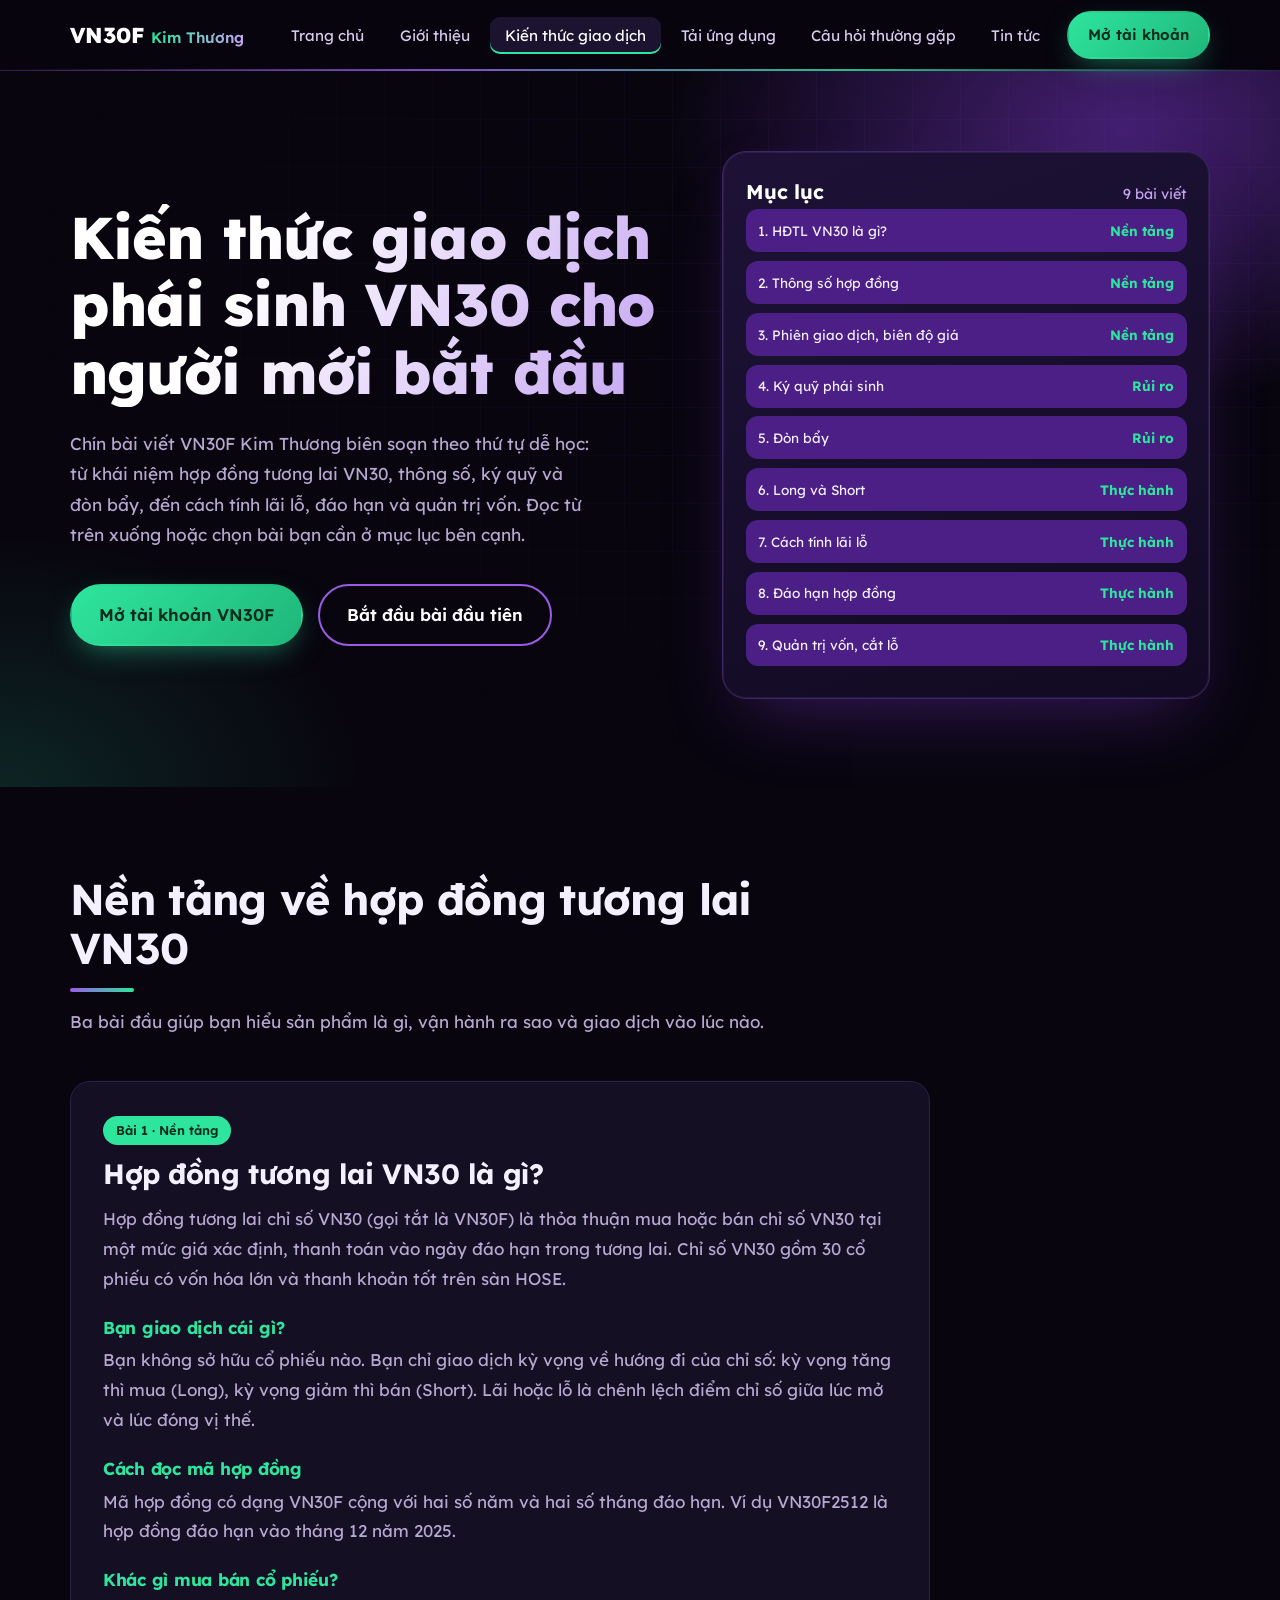
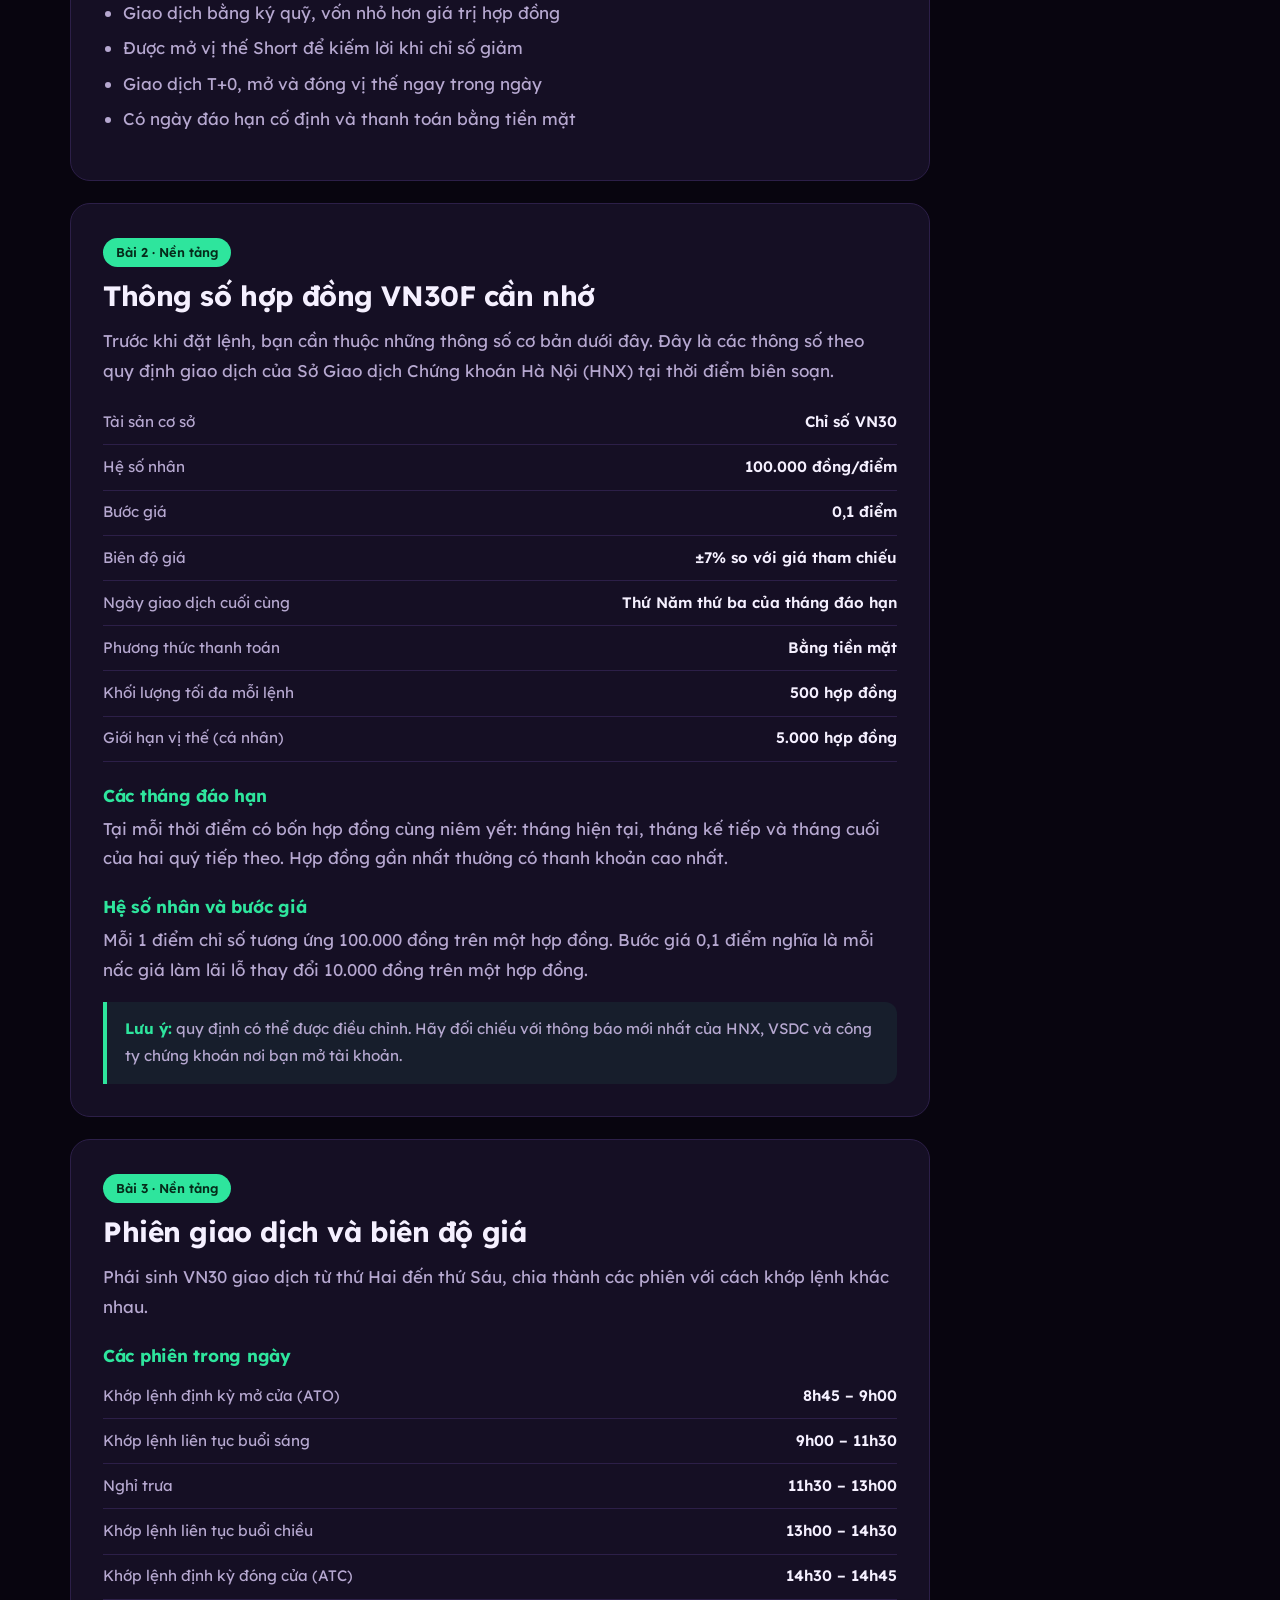
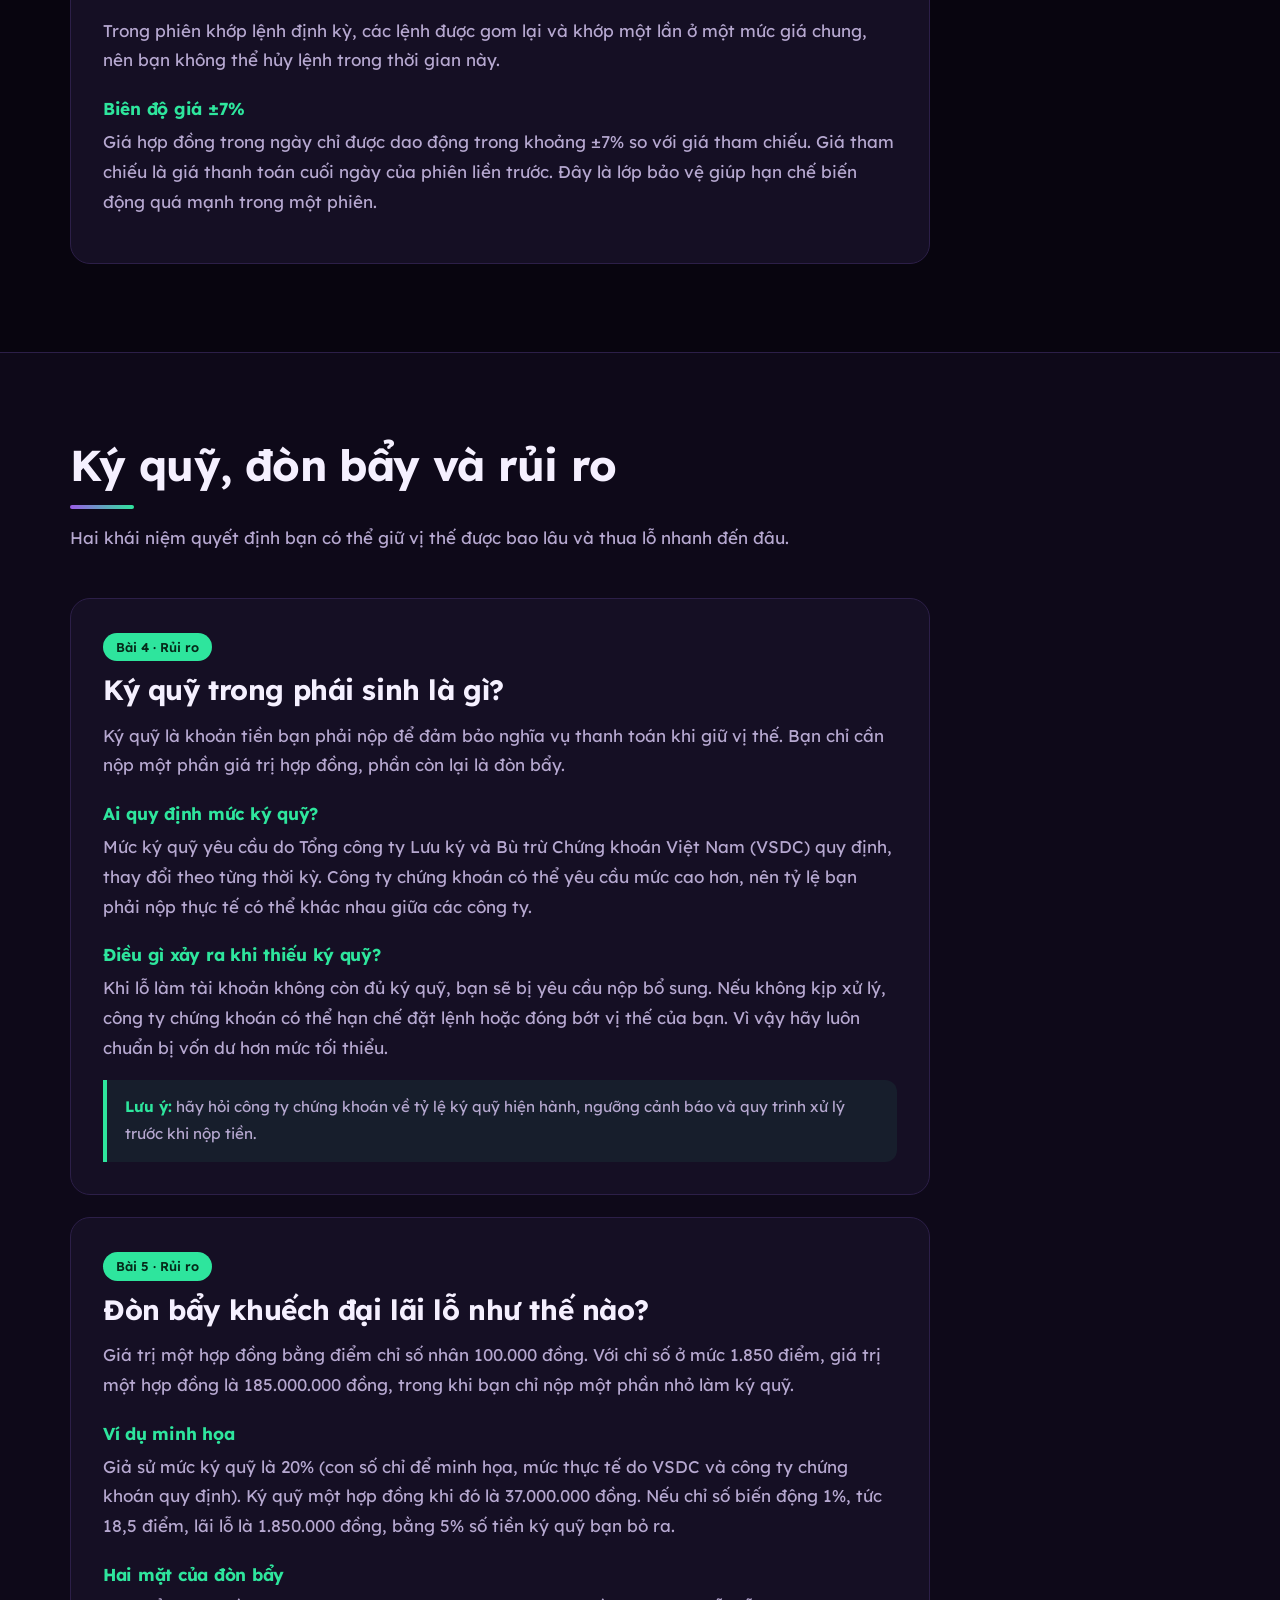
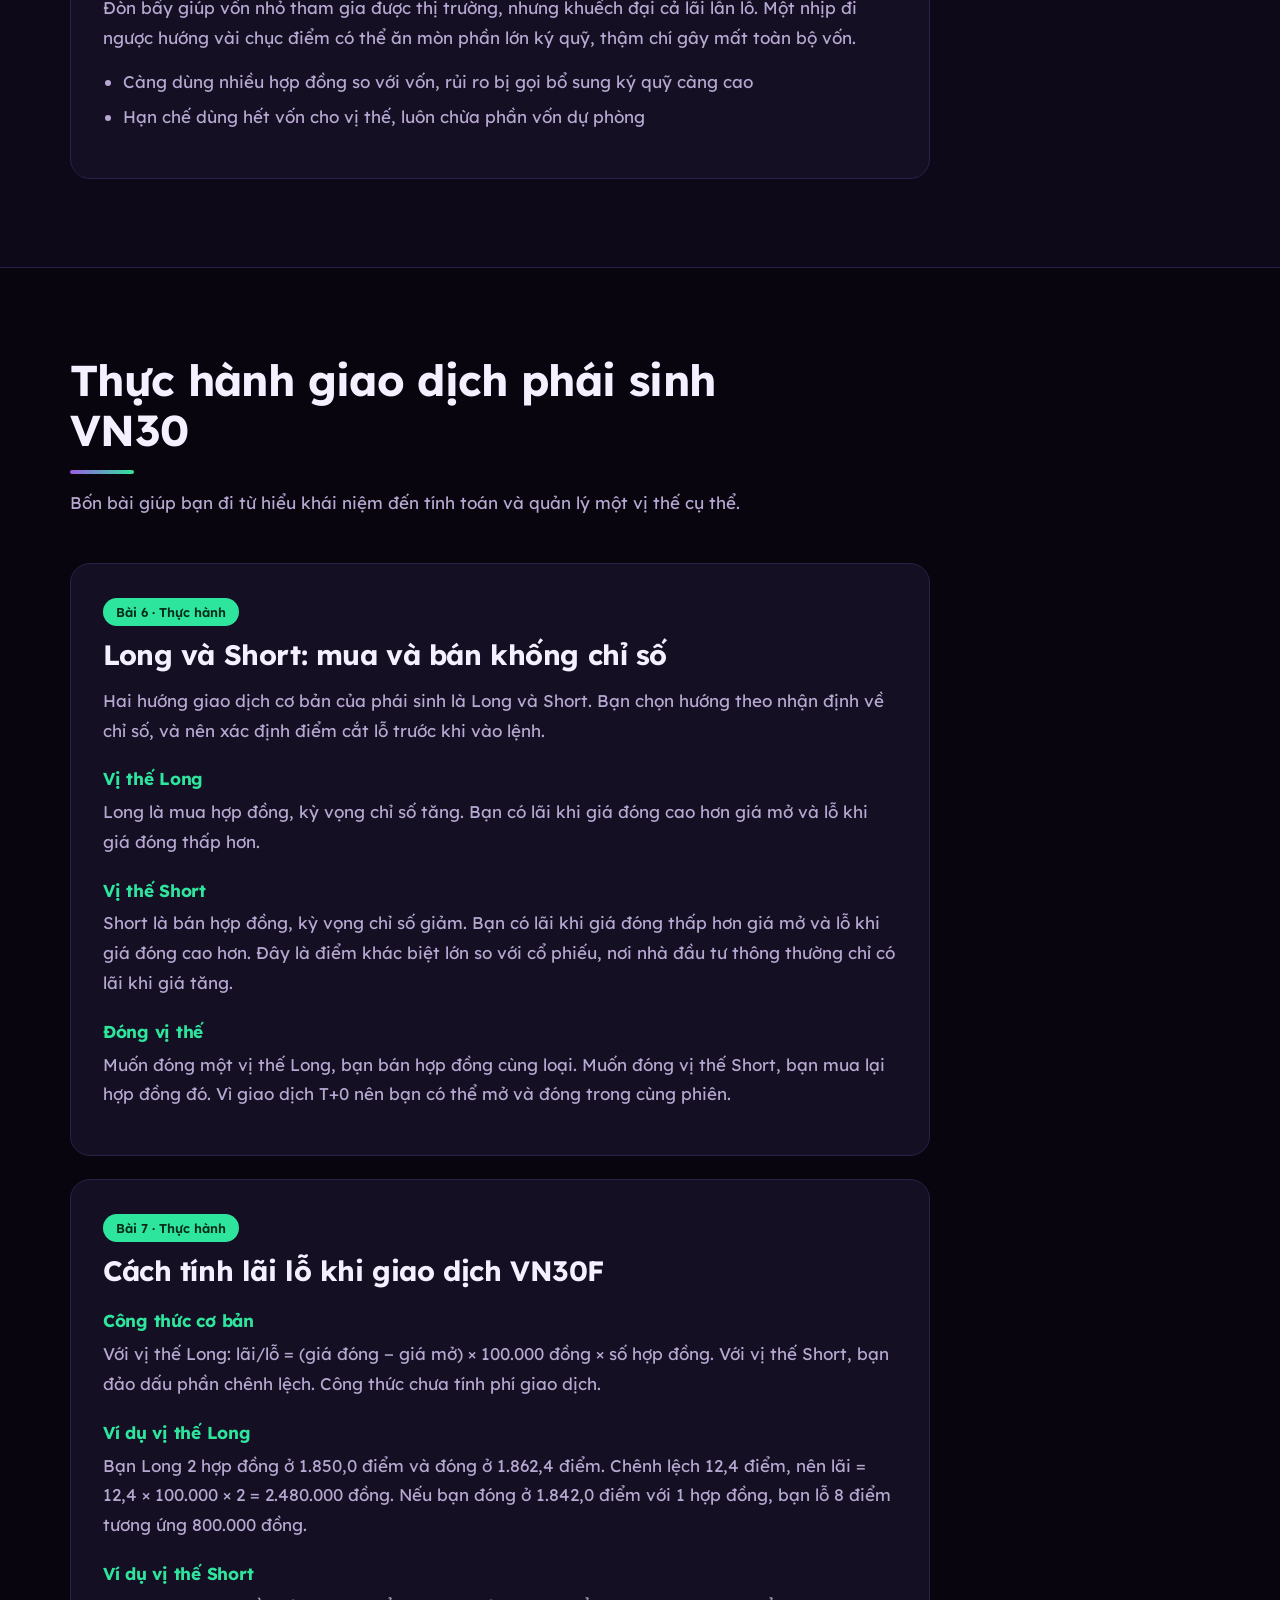
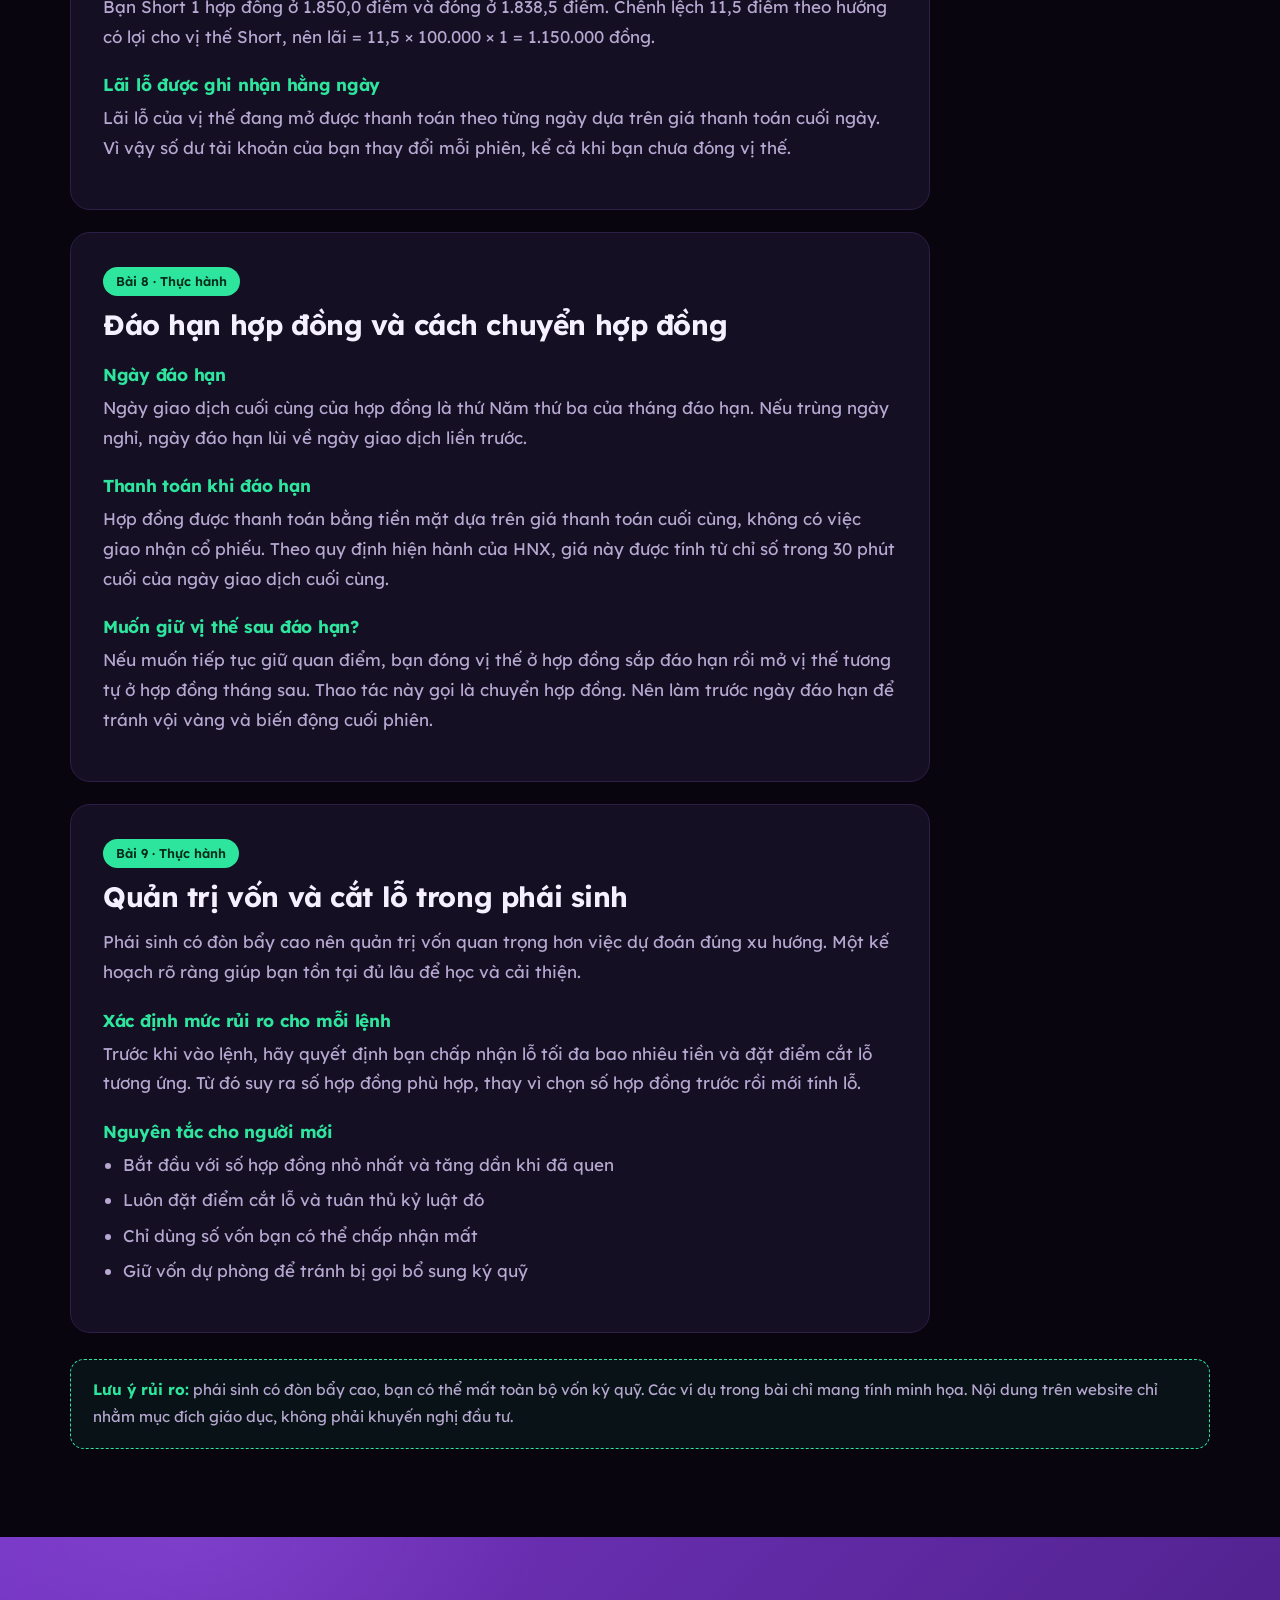
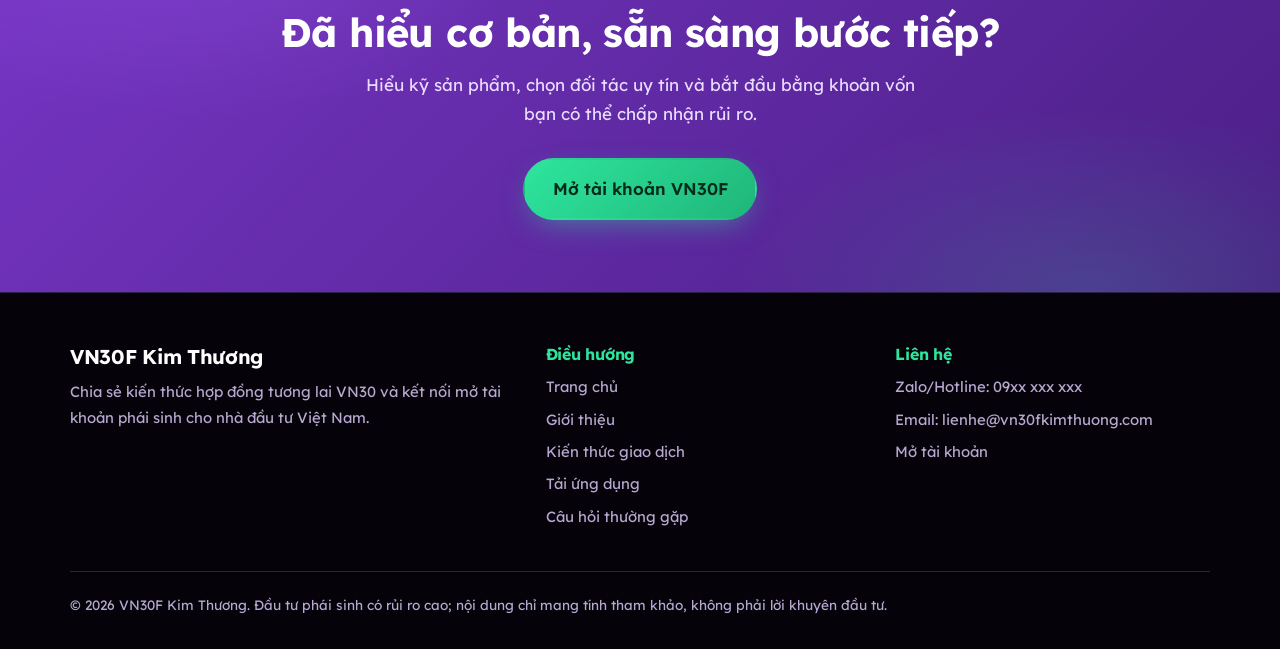
<file: kien-thuc-giao-dich.html>
<!DOCTYPE html>
<html lang="vi">
<head>
<meta charset="UTF-8">
<meta name="viewport" content="width=device-width, initial-scale=1">
<title>Kiến thức giao dịch phái sinh VN30 - VN30F Kim Thương</title>
<meta name="description" content="Tổng hợp bài viết kiến thức giao dịch hợp đồng tương lai VN30 từ VN30F Kim Thương: thông số, ký quỹ, đòn bẩy, Long Short, cách tính lãi lỗ và quản trị rủi ro.">
<meta name="keywords" content="kiến thức giao dịch phái sinh, hợp đồng tương lai VN30, VN30F, ký quỹ phái sinh, đòn bẩy, Long Short, cách tính lãi lỗ, đáo hạn phái sinh, VN30F Kim Thương">
<meta name="robots" content="index, follow">
<link rel="canonical" href="https://vn30fkimthuong.github.io/kien-thuc-giao-dich.html">
<meta property="og:title" content="Kiến thức giao dịch phái sinh VN30 - VN30F Kim Thương">
<meta property="og:description" content="Bài viết kiến thức giao dịch hợp đồng tương lai VN30 dễ hiểu cho người mới: thông số, ký quỹ, đòn bẩy, lãi lỗ, đáo hạn và quản trị vốn.">
<meta property="og:type" content="website">
<meta property="og:url" content="https://vn30fkimthuong.github.io/kien-thuc-giao-dich.html">
<link rel="preconnect" href="https://fonts.googleapis.com">
<link rel="preconnect" href="https://fonts.gstatic.com" crossorigin>
<link href="https://fonts.googleapis.com/css2?family=Lexend:wght@400;500;600;700;800&display=swap" rel="stylesheet">
<link rel="stylesheet" href="theme/style.css">
</head>
<body>

<header>
  <div class="wrap nav">
    <a class="logo" href="index.html" aria-label="VN30F Kim Thương - trang chủ">VN30F <span>Kim Thương</span></a>
    <input type="checkbox" id="tog" aria-label="Mở menu">
    <label for="tog" class="burger" aria-hidden="true">☰</label>
    <nav aria-label="Menu chính">
      <ul>
        <li><a href="index.html">Trang chủ</a></li>
        <li><a href="gioi-thieu.html">Giới thiệu</a></li>
        <li><a href="kien-thuc-giao-dich.html" aria-current="page">Kiến thức giao dịch</a></li>
        <li><a href="tai-ung-dung.html">Tải ứng dụng</a></li>
        <li><a href="faq.html">Câu hỏi thường gặp</a></li>
        <li><a href="tin-tuc.html">Tin tức</a></li>
        <li><a class="btn sm" href="tai-ung-dung.html" target="_blank" rel="noopener">Mở tài khoản</a></li>
      </ul>
    </nav>
  </div>
</header>

<main>
<section class="hero" id="muc-luc">
  <div class="wrap">
    <div>
      <h1>Kiến thức giao dịch phái sinh VN30 cho người mới bắt đầu</h1>
      <p>Chín bài viết VN30F Kim Thương biên soạn theo thứ tự dễ học: từ khái niệm hợp đồng tương lai VN30, thông số, ký quỹ và đòn bẩy, đến cách tính lãi lỗ, đáo hạn và quản trị vốn. Đọc từ trên xuống hoặc chọn bài bạn cần ở mục lục bên cạnh.</p>
      <div class="cta">
        <a class="btn" href="tai-ung-dung.html" target="_blank" rel="noopener">Mở tài khoản VN30F</a>
        <a class="btn ghost" href="#hop-dong-tuong-lai-vn30-la-gi">Bắt đầu bài đầu tiên</a>
      </div>
    </div>
    <div class="board" role="navigation" aria-label="Mục lục bài viết">
      <div class="board-top"><b>Mục lục</b><span>9 bài viết</span></div>
      <a class="row" href="#hop-dong-tuong-lai-vn30-la-gi"><span>1. HĐTL VN30 là gì?</span><b>Nền tảng</b></a>
      <a class="row" href="#thong-so-hop-dong-vn30f"><span>2. Thông số hợp đồng</span><b>Nền tảng</b></a>
      <a class="row" href="#phien-giao-dich-va-bien-do-gia"><span>3. Phiên giao dịch, biên độ giá</span><b>Nền tảng</b></a>
      <a class="row" href="#ky-quy-phai-sinh"><span>4. Ký quỹ phái sinh</span><b>Rủi ro</b></a>
      <a class="row" href="#don-bay-trong-phai-sinh"><span>5. Đòn bẩy</span><b>Rủi ro</b></a>
      <a class="row" href="#long-va-short"><span>6. Long và Short</span><b>Thực hành</b></a>
      <a class="row" href="#cach-tinh-lai-lo"><span>7. Cách tính lãi lỗ</span><b>Thực hành</b></a>
      <a class="row" href="#dao-han-hop-dong"><span>8. Đáo hạn hợp đồng</span><b>Thực hành</b></a>
      <a class="row" href="#quan-tri-von-va-cat-lo"><span>9. Quản trị vốn, cắt lỗ</span><b>Thực hành</b></a>
    </div>
  </div>
</section>

<section class="knowledge" id="nen-tang">
  <div class="wrap">
    <div class="title">
      <h2>Nền tảng về hợp đồng tương lai VN30</h2>
      <p>Ba bài đầu giúp bạn hiểu sản phẩm là gì, vận hành ra sao và giao dịch vào lúc nào.</p>
    </div>
    <div class="posts">

      <article class="post" id="hop-dong-tuong-lai-vn30-la-gi">
        <span class="tag">Bài 1 · Nền tảng</span>
        <h3>Hợp đồng tương lai VN30 là gì?</h3>
        <p>Hợp đồng tương lai chỉ số VN30 (gọi tắt là VN30F) là thỏa thuận mua hoặc bán chỉ số VN30 tại một mức giá xác định, thanh toán vào ngày đáo hạn trong tương lai. Chỉ số VN30 gồm 30 cổ phiếu có vốn hóa lớn và thanh khoản tốt trên sàn HOSE.</p>
        <h4>Bạn giao dịch cái gì?</h4>
        <p>Bạn không sở hữu cổ phiếu nào. Bạn chỉ giao dịch kỳ vọng về hướng đi của chỉ số: kỳ vọng tăng thì mua (Long), kỳ vọng giảm thì bán (Short). Lãi hoặc lỗ là chênh lệch điểm chỉ số giữa lúc mở và lúc đóng vị thế.</p>
        <h4>Cách đọc mã hợp đồng</h4>
        <p>Mã hợp đồng có dạng VN30F cộng với hai số năm và hai số tháng đáo hạn. Ví dụ VN30F2512 là hợp đồng đáo hạn vào tháng 12 năm 2025.</p>
        <h4>Khác gì mua bán cổ phiếu?</h4>
        <ul>
          <li>Giao dịch bằng ký quỹ, vốn nhỏ hơn giá trị hợp đồng</li>
          <li>Được mở vị thế Short để kiếm lời khi chỉ số giảm</li>
          <li>Giao dịch T+0, mở và đóng vị thế ngay trong ngày</li>
          <li>Có ngày đáo hạn cố định và thanh toán bằng tiền mặt</li>
        </ul>
      </article>

      <article class="post" id="thong-so-hop-dong-vn30f">
        <span class="tag">Bài 2 · Nền tảng</span>
        <h3>Thông số hợp đồng VN30F cần nhớ</h3>
        <p>Trước khi đặt lệnh, bạn cần thuộc những thông số cơ bản dưới đây. Đây là các thông số theo quy định giao dịch của Sở Giao dịch Chứng khoán Hà Nội (HNX) tại thời điểm biên soạn.</p>
        <table>
          <tr><td>Tài sản cơ sở</td><td>Chỉ số VN30</td></tr>
          <tr><td>Hệ số nhân</td><td>100.000 đồng/điểm</td></tr>
          <tr><td>Bước giá</td><td>0,1 điểm</td></tr>
          <tr><td>Biên độ giá</td><td>±7% so với giá tham chiếu</td></tr>
          <tr><td>Ngày giao dịch cuối cùng</td><td>Thứ Năm thứ ba của tháng đáo hạn</td></tr>
          <tr><td>Phương thức thanh toán</td><td>Bằng tiền mặt</td></tr>
          <tr><td>Khối lượng tối đa mỗi lệnh</td><td>500 hợp đồng</td></tr>
          <tr><td>Giới hạn vị thế (cá nhân)</td><td>5.000 hợp đồng</td></tr>
        </table>
        <h4>Các tháng đáo hạn</h4>
        <p>Tại mỗi thời điểm có bốn hợp đồng cùng niêm yết: tháng hiện tại, tháng kế tiếp và tháng cuối của hai quý tiếp theo. Hợp đồng gần nhất thường có thanh khoản cao nhất.</p>
        <h4>Hệ số nhân và bước giá</h4>
        <p>Mỗi 1 điểm chỉ số tương ứng 100.000 đồng trên một hợp đồng. Bước giá 0,1 điểm nghĩa là mỗi nấc giá làm lãi lỗ thay đổi 10.000 đồng trên một hợp đồng.</p>
        <p class="note"><b>Lưu ý:</b> quy định có thể được điều chỉnh. Hãy đối chiếu với thông báo mới nhất của HNX, VSDC và công ty chứng khoán nơi bạn mở tài khoản.</p>
      </article>

      <article class="post" id="phien-giao-dich-va-bien-do-gia">
        <span class="tag">Bài 3 · Nền tảng</span>
        <h3>Phiên giao dịch và biên độ giá</h3>
        <p>Phái sinh VN30 giao dịch từ thứ Hai đến thứ Sáu, chia thành các phiên với cách khớp lệnh khác nhau.</p>
        <h4>Các phiên trong ngày</h4>
        <table>
          <tr><td>Khớp lệnh định kỳ mở cửa (ATO)</td><td>8h45 – 9h00</td></tr>
          <tr><td>Khớp lệnh liên tục buổi sáng</td><td>9h00 – 11h30</td></tr>
          <tr><td>Nghỉ trưa</td><td>11h30 – 13h00</td></tr>
          <tr><td>Khớp lệnh liên tục buổi chiều</td><td>13h00 – 14h30</td></tr>
          <tr><td>Khớp lệnh định kỳ đóng cửa (ATC)</td><td>14h30 – 14h45</td></tr>
        </table>
        <p>Trong phiên khớp lệnh định kỳ, các lệnh được gom lại và khớp một lần ở một mức giá chung, nên bạn không thể hủy lệnh trong thời gian này.</p>
        <h4>Biên độ giá ±7%</h4>
        <p>Giá hợp đồng trong ngày chỉ được dao động trong khoảng ±7% so với giá tham chiếu. Giá tham chiếu là giá thanh toán cuối ngày của phiên liền trước. Đây là lớp bảo vệ giúp hạn chế biến động quá mạnh trong một phiên.</p>
      </article>

    </div>
  </div>
</section>

<section class="knowledge alt" id="ky-quy-va-rui-ro">
  <div class="wrap">
    <div class="title">
      <h2>Ký quỹ, đòn bẩy và rủi ro</h2>
      <p>Hai khái niệm quyết định bạn có thể giữ vị thế được bao lâu và thua lỗ nhanh đến đâu.</p>
    </div>
    <div class="posts">

      <article class="post" id="ky-quy-phai-sinh">
        <span class="tag">Bài 4 · Rủi ro</span>
        <h3>Ký quỹ trong phái sinh là gì?</h3>
        <p>Ký quỹ là khoản tiền bạn phải nộp để đảm bảo nghĩa vụ thanh toán khi giữ vị thế. Bạn chỉ cần nộp một phần giá trị hợp đồng, phần còn lại là đòn bẩy.</p>
        <h4>Ai quy định mức ký quỹ?</h4>
        <p>Mức ký quỹ yêu cầu do Tổng công ty Lưu ký và Bù trừ Chứng khoán Việt Nam (VSDC) quy định, thay đổi theo từng thời kỳ. Công ty chứng khoán có thể yêu cầu mức cao hơn, nên tỷ lệ bạn phải nộp thực tế có thể khác nhau giữa các công ty.</p>
        <h4>Điều gì xảy ra khi thiếu ký quỹ?</h4>
        <p>Khi lỗ làm tài khoản không còn đủ ký quỹ, bạn sẽ bị yêu cầu nộp bổ sung. Nếu không kịp xử lý, công ty chứng khoán có thể hạn chế đặt lệnh hoặc đóng bớt vị thế của bạn. Vì vậy hãy luôn chuẩn bị vốn dư hơn mức tối thiểu.</p>
        <p class="note"><b>Lưu ý:</b> hãy hỏi công ty chứng khoán về tỷ lệ ký quỹ hiện hành, ngưỡng cảnh báo và quy trình xử lý trước khi nộp tiền.</p>
      </article>

      <article class="post" id="don-bay-trong-phai-sinh">
        <span class="tag">Bài 5 · Rủi ro</span>
        <h3>Đòn bẩy khuếch đại lãi lỗ như thế nào?</h3>
        <p>Giá trị một hợp đồng bằng điểm chỉ số nhân 100.000 đồng. Với chỉ số ở mức 1.850 điểm, giá trị một hợp đồng là 185.000.000 đồng, trong khi bạn chỉ nộp một phần nhỏ làm ký quỹ.</p>
        <h4>Ví dụ minh họa</h4>
        <p>Giả sử mức ký quỹ là 20% (con số chỉ để minh họa, mức thực tế do VSDC và công ty chứng khoán quy định). Ký quỹ một hợp đồng khi đó là 37.000.000 đồng. Nếu chỉ số biến động 1%, tức 18,5 điểm, lãi lỗ là 1.850.000 đồng, bằng 5% số tiền ký quỹ bạn bỏ ra.</p>
        <h4>Hai mặt của đòn bẩy</h4>
        <p>Đòn bẩy giúp vốn nhỏ tham gia được thị trường, nhưng khuếch đại cả lãi lẫn lỗ. Một nhịp đi ngược hướng vài chục điểm có thể ăn mòn phần lớn ký quỹ, thậm chí gây mất toàn bộ vốn.</p>
        <ul>
          <li>Càng dùng nhiều hợp đồng so với vốn, rủi ro bị gọi bổ sung ký quỹ càng cao</li>
          <li>Hạn chế dùng hết vốn cho vị thế, luôn chừa phần vốn dự phòng</li>
        </ul>
      </article>

    </div>
  </div>
</section>

<section class="knowledge" id="thuc-hanh-giao-dich">
  <div class="wrap">
    <div class="title">
      <h2>Thực hành giao dịch phái sinh VN30</h2>
      <p>Bốn bài giúp bạn đi từ hiểu khái niệm đến tính toán và quản lý một vị thế cụ thể.</p>
    </div>
    <div class="posts">

      <article class="post" id="long-va-short">
        <span class="tag">Bài 6 · Thực hành</span>
        <h3>Long và Short: mua và bán khống chỉ số</h3>
        <p>Hai hướng giao dịch cơ bản của phái sinh là Long và Short. Bạn chọn hướng theo nhận định về chỉ số, và nên xác định điểm cắt lỗ trước khi vào lệnh.</p>
        <h4>Vị thế Long</h4>
        <p>Long là mua hợp đồng, kỳ vọng chỉ số tăng. Bạn có lãi khi giá đóng cao hơn giá mở và lỗ khi giá đóng thấp hơn.</p>
        <h4>Vị thế Short</h4>
        <p>Short là bán hợp đồng, kỳ vọng chỉ số giảm. Bạn có lãi khi giá đóng thấp hơn giá mở và lỗ khi giá đóng cao hơn. Đây là điểm khác biệt lớn so với cổ phiếu, nơi nhà đầu tư thông thường chỉ có lãi khi giá tăng.</p>
        <h4>Đóng vị thế</h4>
        <p>Muốn đóng một vị thế Long, bạn bán hợp đồng cùng loại. Muốn đóng vị thế Short, bạn mua lại hợp đồng đó. Vì giao dịch T+0 nên bạn có thể mở và đóng trong cùng phiên.</p>
      </article>

      <article class="post" id="cach-tinh-lai-lo">
        <span class="tag">Bài 7 · Thực hành</span>
        <h3>Cách tính lãi lỗ khi giao dịch VN30F</h3>
        <h4>Công thức cơ bản</h4>
        <p>Với vị thế Long: lãi/lỗ = (giá đóng − giá mở) × 100.000 đồng × số hợp đồng. Với vị thế Short, bạn đảo dấu phần chênh lệch. Công thức chưa tính phí giao dịch.</p>
        <h4>Ví dụ vị thế Long</h4>
        <p>Bạn Long 2 hợp đồng ở 1.850,0 điểm và đóng ở 1.862,4 điểm. Chênh lệch 12,4 điểm, nên lãi = 12,4 × 100.000 × 2 = 2.480.000 đồng. Nếu bạn đóng ở 1.842,0 điểm với 1 hợp đồng, bạn lỗ 8 điểm tương ứng 800.000 đồng.</p>
        <h4>Ví dụ vị thế Short</h4>
        <p>Bạn Short 1 hợp đồng ở 1.850,0 điểm và đóng ở 1.838,5 điểm. Chênh lệch 11,5 điểm theo hướng có lợi cho vị thế Short, nên lãi = 11,5 × 100.000 × 1 = 1.150.000 đồng.</p>
        <h4>Lãi lỗ được ghi nhận hằng ngày</h4>
        <p>Lãi lỗ của vị thế đang mở được thanh toán theo từng ngày dựa trên giá thanh toán cuối ngày. Vì vậy số dư tài khoản của bạn thay đổi mỗi phiên, kể cả khi bạn chưa đóng vị thế.</p>
      </article>

      <article class="post" id="dao-han-hop-dong">
        <span class="tag">Bài 8 · Thực hành</span>
        <h3>Đáo hạn hợp đồng và cách chuyển hợp đồng</h3>
        <h4>Ngày đáo hạn</h4>
        <p>Ngày giao dịch cuối cùng của hợp đồng là thứ Năm thứ ba của tháng đáo hạn. Nếu trùng ngày nghỉ, ngày đáo hạn lùi về ngày giao dịch liền trước.</p>
        <h4>Thanh toán khi đáo hạn</h4>
        <p>Hợp đồng được thanh toán bằng tiền mặt dựa trên giá thanh toán cuối cùng, không có việc giao nhận cổ phiếu. Theo quy định hiện hành của HNX, giá này được tính từ chỉ số trong 30 phút cuối của ngày giao dịch cuối cùng.</p>
        <h4>Muốn giữ vị thế sau đáo hạn?</h4>
        <p>Nếu muốn tiếp tục giữ quan điểm, bạn đóng vị thế ở hợp đồng sắp đáo hạn rồi mở vị thế tương tự ở hợp đồng tháng sau. Thao tác này gọi là chuyển hợp đồng. Nên làm trước ngày đáo hạn để tránh vội vàng và biến động cuối phiên.</p>
      </article>

      <article class="post" id="quan-tri-von-va-cat-lo">
        <span class="tag">Bài 9 · Thực hành</span>
        <h3>Quản trị vốn và cắt lỗ trong phái sinh</h3>
        <p>Phái sinh có đòn bẩy cao nên quản trị vốn quan trọng hơn việc dự đoán đúng xu hướng. Một kế hoạch rõ ràng giúp bạn tồn tại đủ lâu để học và cải thiện.</p>
        <h4>Xác định mức rủi ro cho mỗi lệnh</h4>
        <p>Trước khi vào lệnh, hãy quyết định bạn chấp nhận lỗ tối đa bao nhiêu tiền và đặt điểm cắt lỗ tương ứng. Từ đó suy ra số hợp đồng phù hợp, thay vì chọn số hợp đồng trước rồi mới tính lỗ.</p>
        <h4>Nguyên tắc cho người mới</h4>
        <ul>
          <li>Bắt đầu với số hợp đồng nhỏ nhất và tăng dần khi đã quen</li>
          <li>Luôn đặt điểm cắt lỗ và tuân thủ kỷ luật đó</li>
          <li>Chỉ dùng số vốn bạn có thể chấp nhận mất</li>
          <li>Giữ vốn dự phòng để tránh bị gọi bổ sung ký quỹ</li>
        </ul>
      </article>

    </div>
    <p class="warn"><b>Lưu ý rủi ro:</b> phái sinh có đòn bẩy cao, bạn có thể mất toàn bộ vốn ký quỹ. Các ví dụ trong bài chỉ mang tính minh họa. Nội dung trên website chỉ nhằm mục đích giáo dục, không phải khuyến nghị đầu tư.</p>
  </div>
</section>

<section class="final">
  <div class="wrap">
    <h2>Đã hiểu cơ bản, sẵn sàng bước tiếp?</h2>
    <p>Hiểu kỹ sản phẩm, chọn đối tác uy tín và bắt đầu bằng khoản vốn bạn có thể chấp nhận rủi ro.</p>
    <a class="btn" href="tai-ung-dung.html" target="_blank" rel="noopener">Mở tài khoản VN30F</a>
  </div>
</section>
</main>

<footer>
  <div class="wrap">
    <div>
      <h3>VN30F Kim Thương</h3>
      <p>Chia sẻ kiến thức hợp đồng tương lai VN30 và kết nối mở tài khoản phái sinh cho nhà đầu tư Việt Nam.</p>
    </div>
    <div>
      <h4>Điều hướng</h4>
      <ul><li><a href="index.html">Trang chủ</a></li><li><a href="gioi-thieu.html">Giới thiệu</a></li><li><a href="kien-thuc-giao-dich.html">Kiến thức giao dịch</a></li><li><a href="tai-ung-dung.html">Tải ứng dụng</a></li><li><a href="faq.html">Câu hỏi thường gặp</a></li></ul>
    </div>
    <div>
      <h4>Liên hệ</h4>
      <ul><li>Zalo/Hotline: 09xx xxx xxx</li><li>Email: lienhe@vn30fkimthuong.com</li><li><a href="tai-ung-dung.html" target="_blank" rel="noopener">Mở tài khoản</a></li></ul>
    </div>
    <p class="copy">© 2026 VN30F Kim Thương. Đầu tư phái sinh có rủi ro cao; nội dung chỉ mang tính tham khảo, không phải lời khuyên đầu tư.</p>
  </div>
</footer>

<script src="theme/main.js" defer></script>
</body>
</html>
</file>
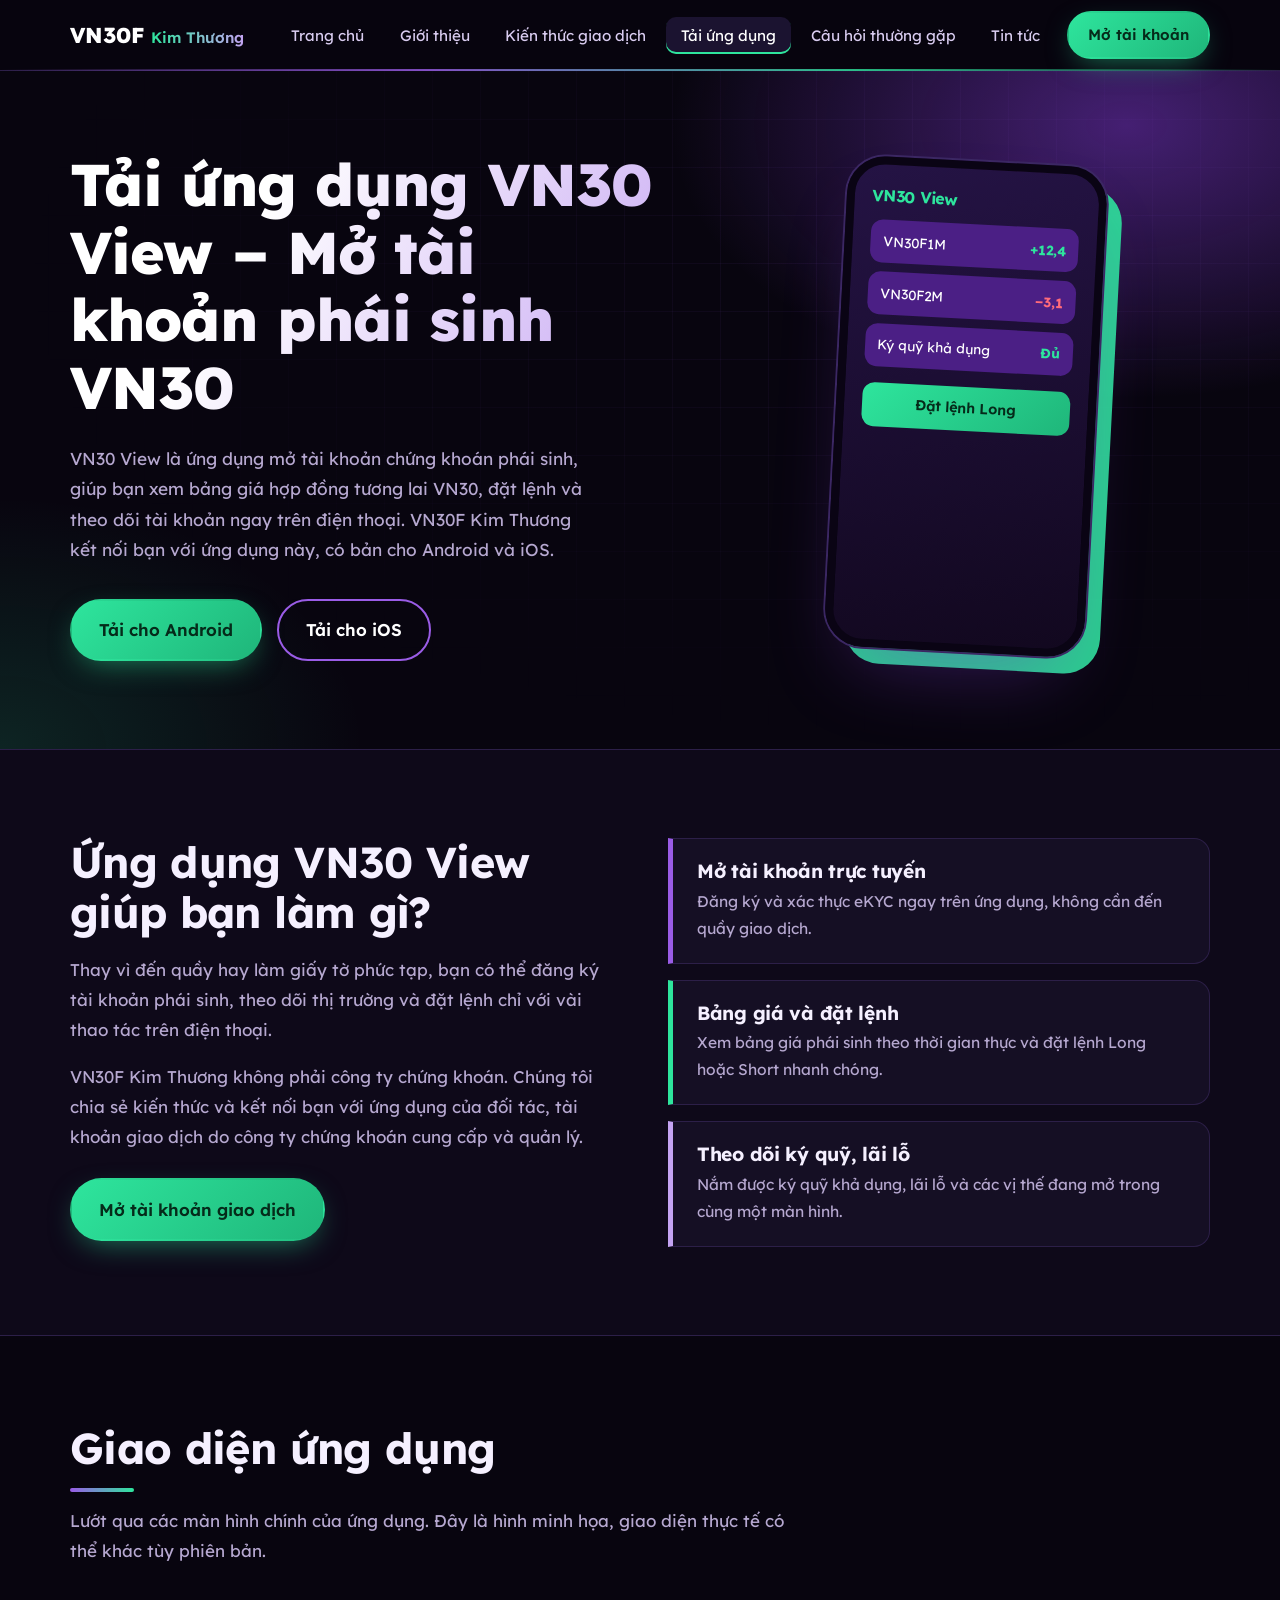
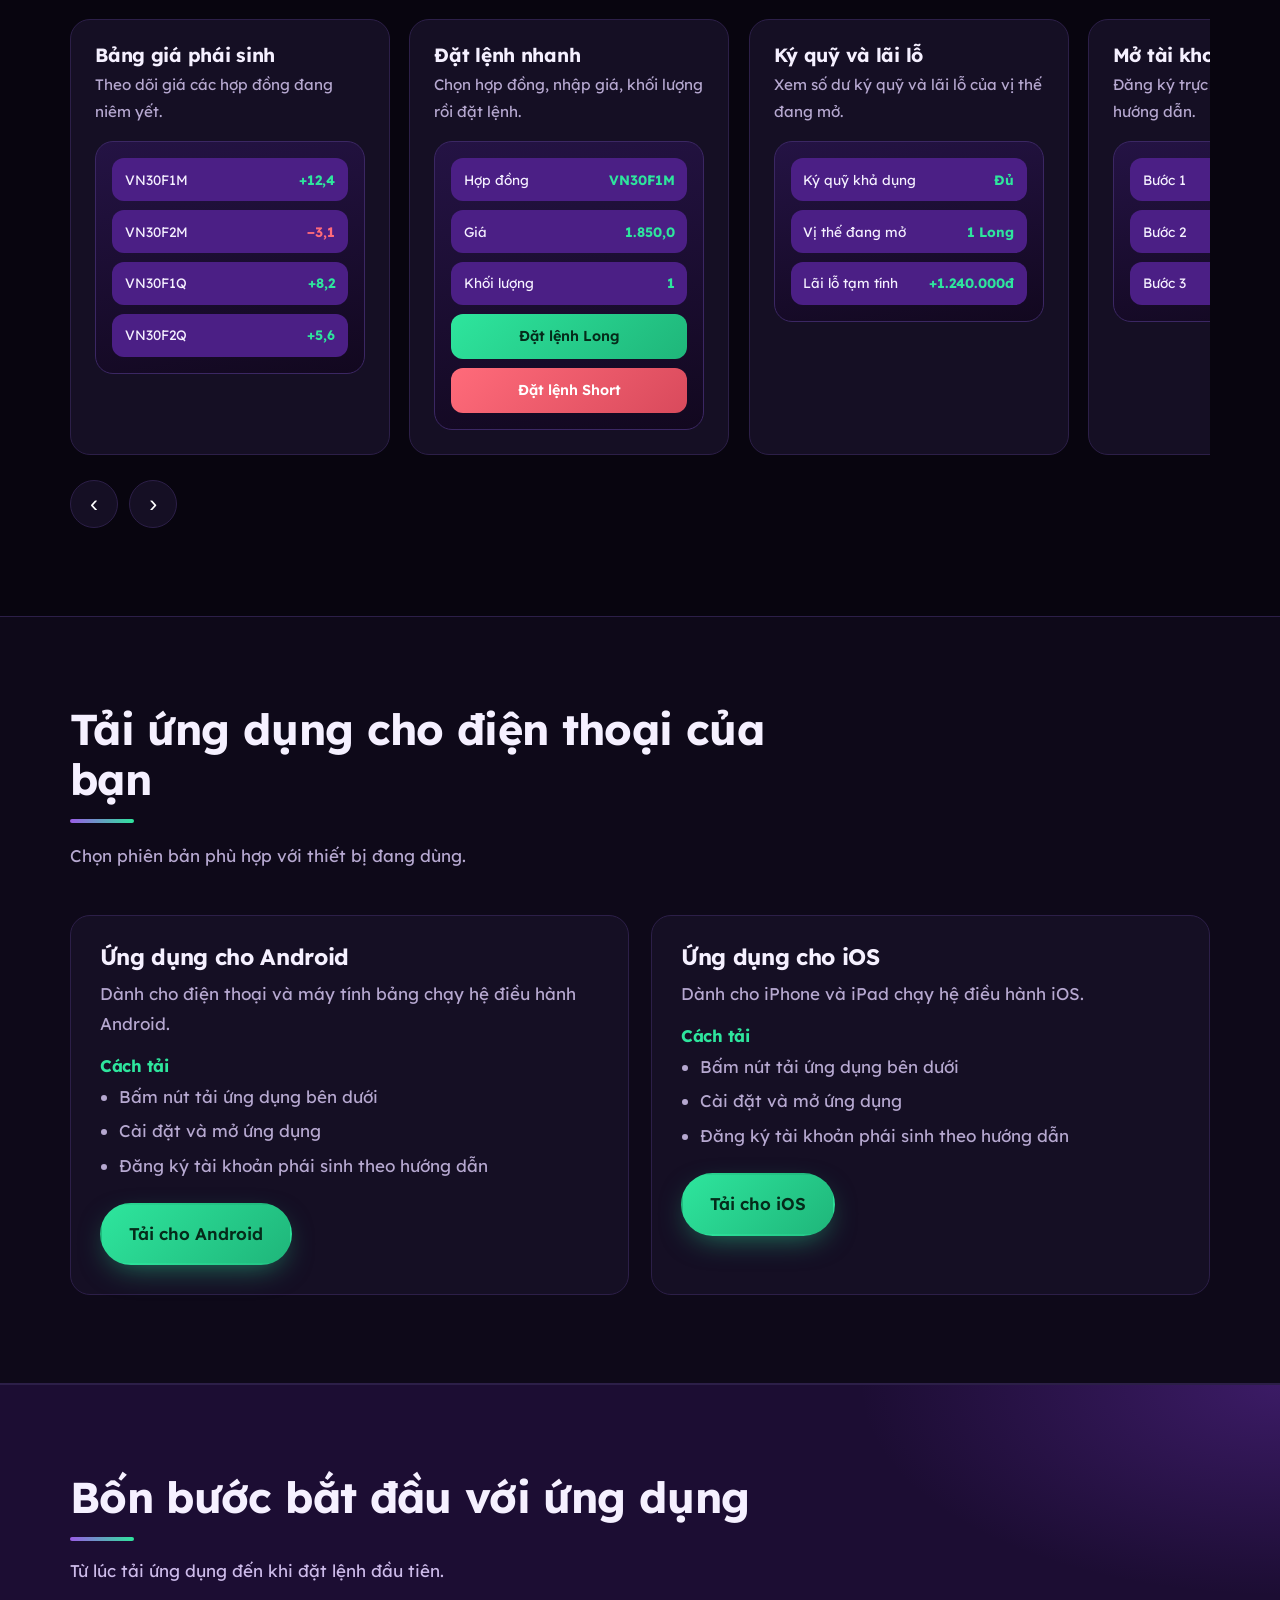
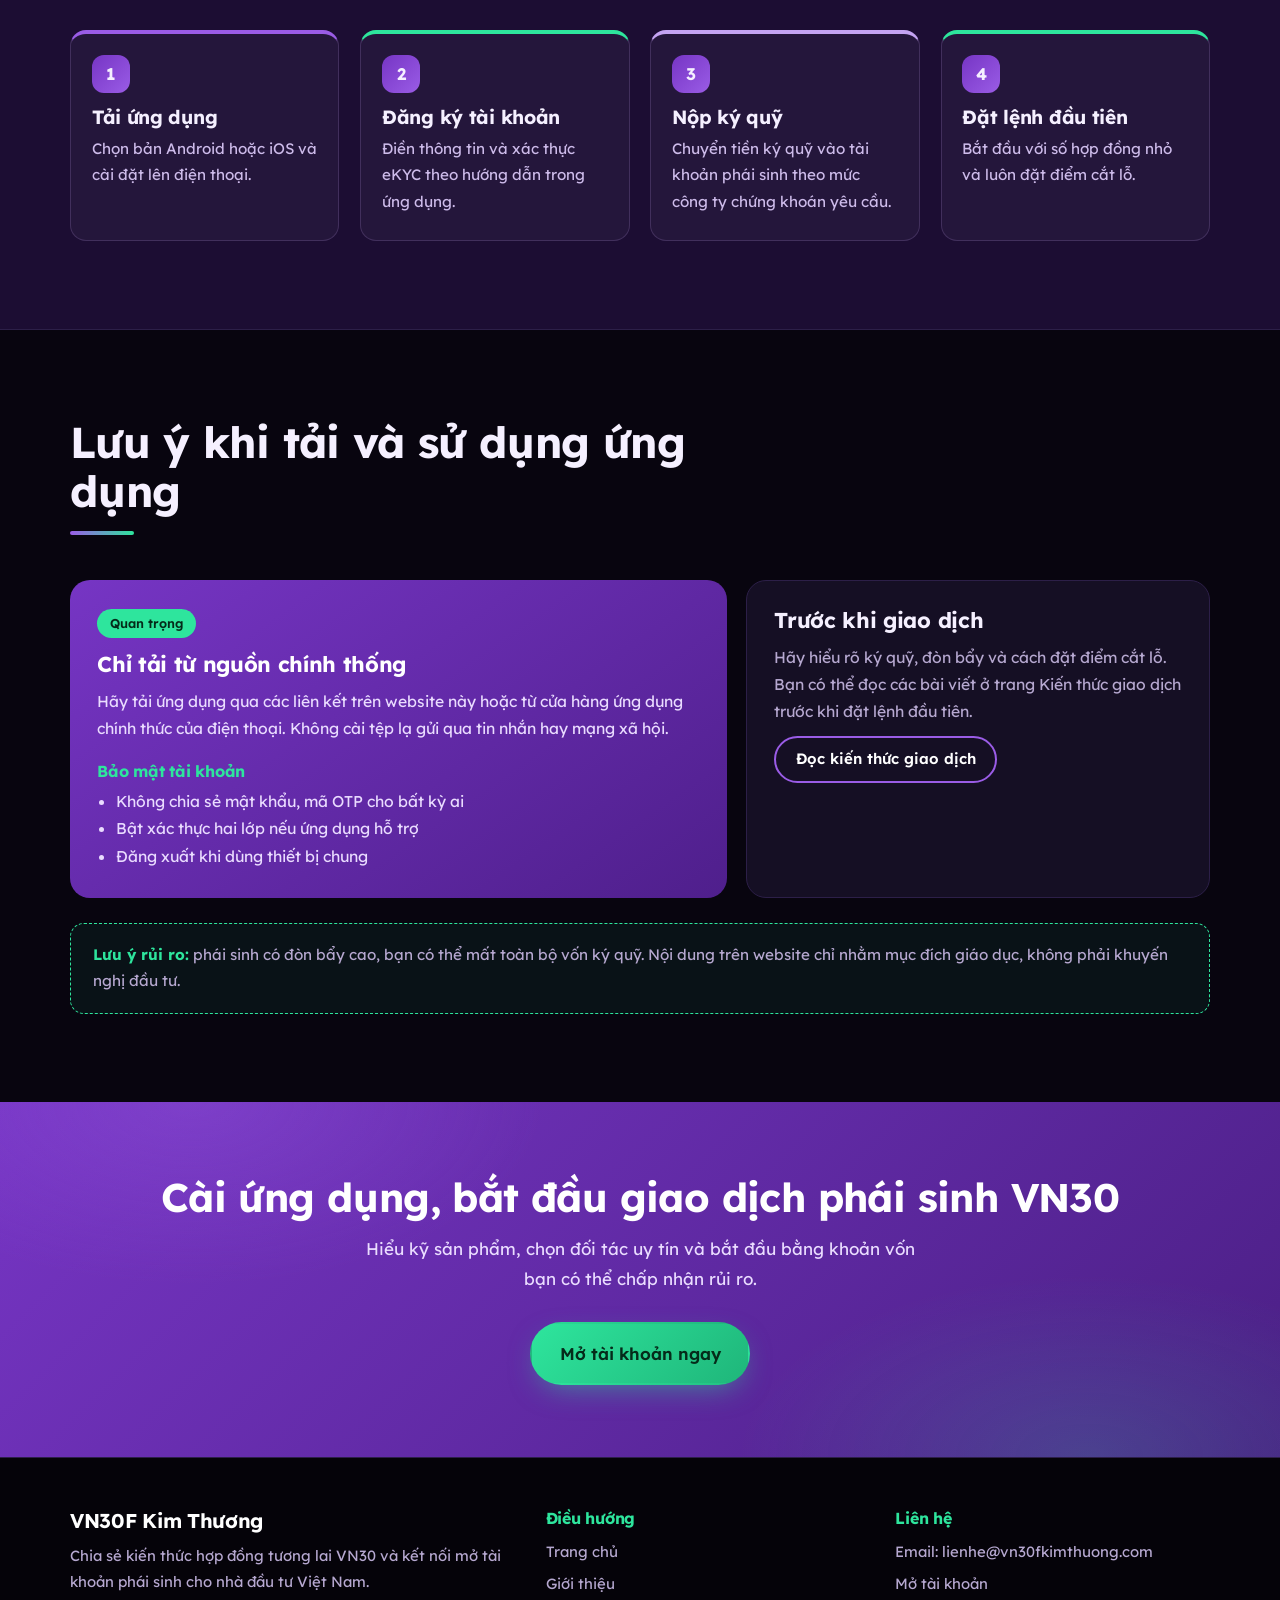
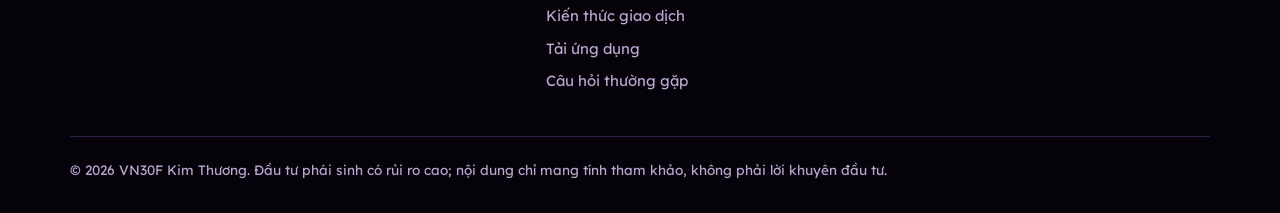
<file: tai-ung-dung.html>
<!DOCTYPE html>
<html lang="vi">
<head>
<meta charset="UTF-8">
<meta name="viewport" content="width=device-width, initial-scale=1">
<title>Tải ứng dụng phái sinh VN30 View - VN30F Kim Thương</title>
<meta name="description" content="Tải ứng dụng VN30 View cho Android và iOS để mở tài khoản phái sinh, xem bảng giá VN30F, đặt lệnh và theo dõi ký quỹ, lãi lỗ cùng VN30F Kim Thương.">
<meta name="keywords" content="tải ứng dụng phái sinh, VN30 View, ứng dụng VN30F, mở tài khoản phái sinh, app chứng khoán phái sinh, tải app Android, tải app iOS, VN30F Kim Thương">
<meta name="robots" content="index, follow">
<link rel="canonical" href="https://vn30fkimthuong.github.io/tai-ung-dung.html">
<meta property="og:title" content="Tải ứng dụng phái sinh VN30 View - VN30F Kim Thương">
<meta property="og:description" content="Tải ứng dụng VN30 View bản Android và iOS, mở tài khoản phái sinh trực tuyến, xem bảng giá VN30F và đặt lệnh ngay trên điện thoại.">
<meta property="og:type" content="website">
<meta property="og:url" content="https://vn30fkimthuong.github.io/tai-ung-dung.html">
<link rel="preconnect" href="https://fonts.googleapis.com">
<link rel="preconnect" href="https://fonts.gstatic.com" crossorigin>
<link href="https://fonts.googleapis.com/css2?family=Lexend:wght@400;500;600;700;800&display=swap" rel="stylesheet">
<link rel="stylesheet" href="theme/style.css">
</head>
<body>

<header>
  <div class="wrap nav">
    <a class="logo" href="index.html" aria-label="VN30F Kim Thương - trang chủ">VN30F <span>Kim Thương</span></a>
    <input type="checkbox" id="tog" aria-label="Mở menu">
    <label for="tog" class="burger" aria-hidden="true">☰</label>
    <nav aria-label="Menu chính">
      <ul>
        <li><a href="index.html">Trang chủ</a></li>
        <li><a href="gioi-thieu.html">Giới thiệu</a></li>
        <li><a href="kien-thuc-giao-dich.html">Kiến thức giao dịch</a></li>
        <li><a href="tai-ung-dung.html" aria-current="page">Tải ứng dụng</a></li>
        <li><a href="faq.html">Câu hỏi thường gặp</a></li>
        <li><a href="tin-tuc.html">Tin tức</a></li>
        <li><a class="btn sm" href="tai-ung-dung.html" target="_blank" rel="noopener">Mở tài khoản</a></li>
      </ul>
    </nav>
  </div>
</header>

<main>
<section class="hero" id="ung-dung">
  <div class="wrap">
    <div>
      <h1>Tải ứng dụng VN30 View – Mở tài khoản phái sinh VN30</h1>
      <p>VN30 View là ứng dụng mở tài khoản chứng khoán phái sinh, giúp bạn xem bảng giá hợp đồng tương lai VN30, đặt lệnh và theo dõi tài khoản ngay trên điện thoại. VN30F Kim Thương kết nối bạn với ứng dụng này, có bản cho Android và iOS.</p>
      <div class="cta">
        <a class="btn" href="tai-ung-dung.html">Tải cho Android</a>
        <a class="btn ghost" href="tai-ung-dung.html">Tải cho iOS</a>
      </div>
    </div>
    <div class="phone" role="img" aria-label="Minh họa giao diện ứng dụng VN30 View">
      <h4>VN30 View</h4>
      <div class="row"><span>VN30F1M</span><b>+12,4</b></div>
      <div class="row"><span>VN30F2M</span><b class="r">−3,1</b></div>
      <div class="row"><span>Ký quỹ khả dụng</span><b>Đủ</b></div>
      <div class="pbtn">Đặt lệnh Long</div>
    </div>
  </div>
</section>

<section class="about" id="gioi-thieu-ung-dung">
  <div class="wrap">
    <div class="lead">
      <h2>Ứng dụng VN30 View giúp bạn làm gì?</h2>
      <p>Thay vì đến quầy hay làm giấy tờ phức tạp, bạn có thể đăng ký tài khoản phái sinh, theo dõi thị trường và đặt lệnh chỉ với vài thao tác trên điện thoại.</p>
      <p>VN30F Kim Thương không phải công ty chứng khoán. Chúng tôi chia sẻ kiến thức và kết nối bạn với ứng dụng của đối tác, tài khoản giao dịch do công ty chứng khoán cung cấp và quản lý.</p>
      <a class="btn" href="tai-ung-dung.html" target="_blank" rel="noopener">Mở tài khoản giao dịch</a>
    </div>
    <div class="roles">
      <div class="role"><h3>Mở tài khoản trực tuyến</h3><p>Đăng ký và xác thực eKYC ngay trên ứng dụng, không cần đến quầy giao dịch.</p></div>
      <div class="role"><h3>Bảng giá và đặt lệnh</h3><p>Xem bảng giá phái sinh theo thời gian thực và đặt lệnh Long hoặc Short nhanh chóng.</p></div>
      <div class="role"><h3>Theo dõi ký quỹ, lãi lỗ</h3><p>Nắm được ký quỹ khả dụng, lãi lỗ và các vị thế đang mở trong cùng một màn hình.</p></div>
    </div>
  </div>
</section>

<section class="knowledge" id="giao-dien">
  <div class="wrap">
    <div class="title">
      <h2>Giao diện ứng dụng</h2>
      <p>Lướt qua các màn hình chính của ứng dụng. Đây là hình minh họa, giao diện thực tế có thể khác tùy phiên bản.</p>
    </div>
    <div class="slider" role="region" aria-roledescription="carousel" aria-label="Các màn hình của ứng dụng">
      <div class="track">
        <div class="slide">
          <h3>Bảng giá phái sinh</h3>
          <p>Theo dõi giá các hợp đồng đang niêm yết.</p>
          <div class="screen">
            <div class="row"><span>VN30F1M</span><b>+12,4</b></div>
            <div class="row"><span>VN30F2M</span><b class="r">−3,1</b></div>
            <div class="row"><span>VN30F1Q</span><b>+8,2</b></div>
            <div class="row"><span>VN30F2Q</span><b>+5,6</b></div>
          </div>
        </div>
        <div class="slide">
          <h3>Đặt lệnh nhanh</h3>
          <p>Chọn hợp đồng, nhập giá, khối lượng rồi đặt lệnh.</p>
          <div class="screen">
            <div class="row"><span>Hợp đồng</span><b>VN30F1M</b></div>
            <div class="row"><span>Giá</span><b>1.850,0</b></div>
            <div class="row"><span>Khối lượng</span><b>1</b></div>
            <div class="pbtn">Đặt lệnh Long</div>
            <div class="pbtn short">Đặt lệnh Short</div>
          </div>
        </div>
        <div class="slide">
          <h3>Ký quỹ và lãi lỗ</h3>
          <p>Xem số dư ký quỹ và lãi lỗ của vị thế đang mở.</p>
          <div class="screen">
            <div class="row"><span>Ký quỹ khả dụng</span><b>Đủ</b></div>
            <div class="row"><span>Vị thế đang mở</span><b>1 Long</b></div>
            <div class="row"><span>Lãi lỗ tạm tính</span><b>+1.240.000đ</b></div>
          </div>
        </div>
        <div class="slide">
          <h3>Mở tài khoản eKYC</h3>
          <p>Đăng ký trực tuyến theo từng bước hướng dẫn.</p>
          <div class="screen">
            <div class="row"><span>Bước 1</span><b>Nhập thông tin</b></div>
            <div class="row"><span>Bước 2</span><b>Chụp giấy tờ</b></div>
            <div class="row"><span>Bước 3</span><b>Xác thực khuôn mặt</b></div>
          </div>
        </div>
      </div>
      <div class="slider-ctrl">
        <button class="slider-prev" type="button" aria-label="Màn hình trước">‹</button>
        <button class="slider-next" type="button" aria-label="Màn hình tiếp theo">›</button>
      </div>
    </div>
  </div>
</section>

<section class="about" id="tai-ung-dung">
  <div class="wrap stores-wrap">
    <div class="title">
      <h2>Tải ứng dụng cho điện thoại của bạn</h2>
      <p>Chọn phiên bản phù hợp với thiết bị đang dùng.</p>
    </div>
    <div class="stores">
      <article class="store">
        <h3>Ứng dụng cho Android</h3>
        <p>Dành cho điện thoại và máy tính bảng chạy hệ điều hành Android.</p>
        <h4>Cách tải</h4>
        <ul>
          <li>Bấm nút tải ứng dụng bên dưới</li>
          <li>Cài đặt và mở ứng dụng</li>
          <li>Đăng ký tài khoản phái sinh theo hướng dẫn</li>
        </ul>
        <a class="btn" href="tai-ung-dung.html">Tải cho Android</a>
      </article>
      <article class="store">
        <h3>Ứng dụng cho iOS</h3>
        <p>Dành cho iPhone và iPad chạy hệ điều hành iOS.</p>
        <h4>Cách tải</h4>
        <ul>
          <li>Bấm nút tải ứng dụng bên dưới</li>
          <li>Cài đặt và mở ứng dụng</li>
          <li>Đăng ký tài khoản phái sinh theo hướng dẫn</li>
        </ul>
        <a class="btn" href="tai-ung-dung.html">Tải cho iOS</a>
      </article>
    </div>
  </div>
</section>

<section class="steps" id="bat-dau">
  <div class="wrap">
    <div class="title">
      <h2>Bốn bước bắt đầu với ứng dụng</h2>
      <p>Từ lúc tải ứng dụng đến khi đặt lệnh đầu tiên.</p>
    </div>
    <div class="flow">
      <div class="step"><h3>Tải ứng dụng</h3><p>Chọn bản Android hoặc iOS và cài đặt lên điện thoại.</p></div>
      <div class="step"><h3>Đăng ký tài khoản</h3><p>Điền thông tin và xác thực eKYC theo hướng dẫn trong ứng dụng.</p></div>
      <div class="step"><h3>Nộp ký quỹ</h3><p>Chuyển tiền ký quỹ vào tài khoản phái sinh theo mức công ty chứng khoán yêu cầu.</p></div>
      <div class="step"><h3>Đặt lệnh đầu tiên</h3><p>Bắt đầu với số hợp đồng nhỏ và luôn đặt điểm cắt lỗ.</p></div>
    </div>
  </div>
</section>

<section class="knowledge" id="an-toan">
  <div class="wrap">
    <div class="title">
      <h2>Lưu ý khi tải và sử dụng ứng dụng</h2>
    </div>
    <div class="grid">
      <article class="k a">
        <span class="tag">Quan trọng</span>
        <h3>Chỉ tải từ nguồn chính thống</h3>
        <p>Hãy tải ứng dụng qua các liên kết trên website này hoặc từ cửa hàng ứng dụng chính thức của điện thoại. Không cài tệp lạ gửi qua tin nhắn hay mạng xã hội.</p>
        <h4>Bảo mật tài khoản</h4>
        <ul><li>Không chia sẻ mật khẩu, mã OTP cho bất kỳ ai</li><li>Bật xác thực hai lớp nếu ứng dụng hỗ trợ</li><li>Đăng xuất khi dùng thiết bị chung</li></ul>
      </article>
      <article class="k b">
        <h3>Trước khi giao dịch</h3>
        <p>Hãy hiểu rõ ký quỹ, đòn bẩy và cách đặt điểm cắt lỗ. Bạn có thể đọc các bài viết ở trang Kiến thức giao dịch trước khi đặt lệnh đầu tiên.</p>
        <a class="btn ghost sm" href="kien-thuc-giao-dich.html">Đọc kiến thức giao dịch</a>
      </article>
    </div>
    <p class="warn"><b>Lưu ý rủi ro:</b> phái sinh có đòn bẩy cao, bạn có thể mất toàn bộ vốn ký quỹ. Nội dung trên website chỉ nhằm mục đích giáo dục, không phải khuyến nghị đầu tư.</p>
  </div>
</section>

<section class="final">
  <div class="wrap">
    <h2>Cài ứng dụng, bắt đầu giao dịch phái sinh VN30</h2>
    <p>Hiểu kỹ sản phẩm, chọn đối tác uy tín và bắt đầu bằng khoản vốn bạn có thể chấp nhận rủi ro.</p>
    <a class="btn" href="tai-ung-dung.html" target="_blank" rel="noopener">Mở tài khoản ngay</a>
  </div>
</section>
</main>

<footer>
  <div class="wrap">
    <div>
      <h3>VN30F Kim Thương</h3>
      <p>Chia sẻ kiến thức hợp đồng tương lai VN30 và kết nối mở tài khoản phái sinh cho nhà đầu tư Việt Nam.</p>
    </div>
    <div>
      <h4>Điều hướng</h4>
      <ul><li><a href="index.html">Trang chủ</a></li><li><a href="gioi-thieu.html">Giới thiệu</a></li><li><a href="kien-thuc-giao-dich.html">Kiến thức giao dịch</a></li><li><a href="tai-ung-dung.html">Tải ứng dụng</a></li><li><a href="faq.html">Câu hỏi thường gặp</a></li></ul>
    </div>
    <div>
      <h4>Liên hệ</h4>
      <ul><li>Email: lienhe@vn30fkimthuong.com</li><li><a href="tai-ung-dung.html" target="_blank" rel="noopener">Mở tài khoản</a></li></ul>
    </div>
    <p class="copy">© 2026 VN30F Kim Thương. Đầu tư phái sinh có rủi ro cao; nội dung chỉ mang tính tham khảo, không phải lời khuyên đầu tư.</p>
  </div>
</footer>

<script src="theme/main.js" defer></script>
</body>
</html>
</file>
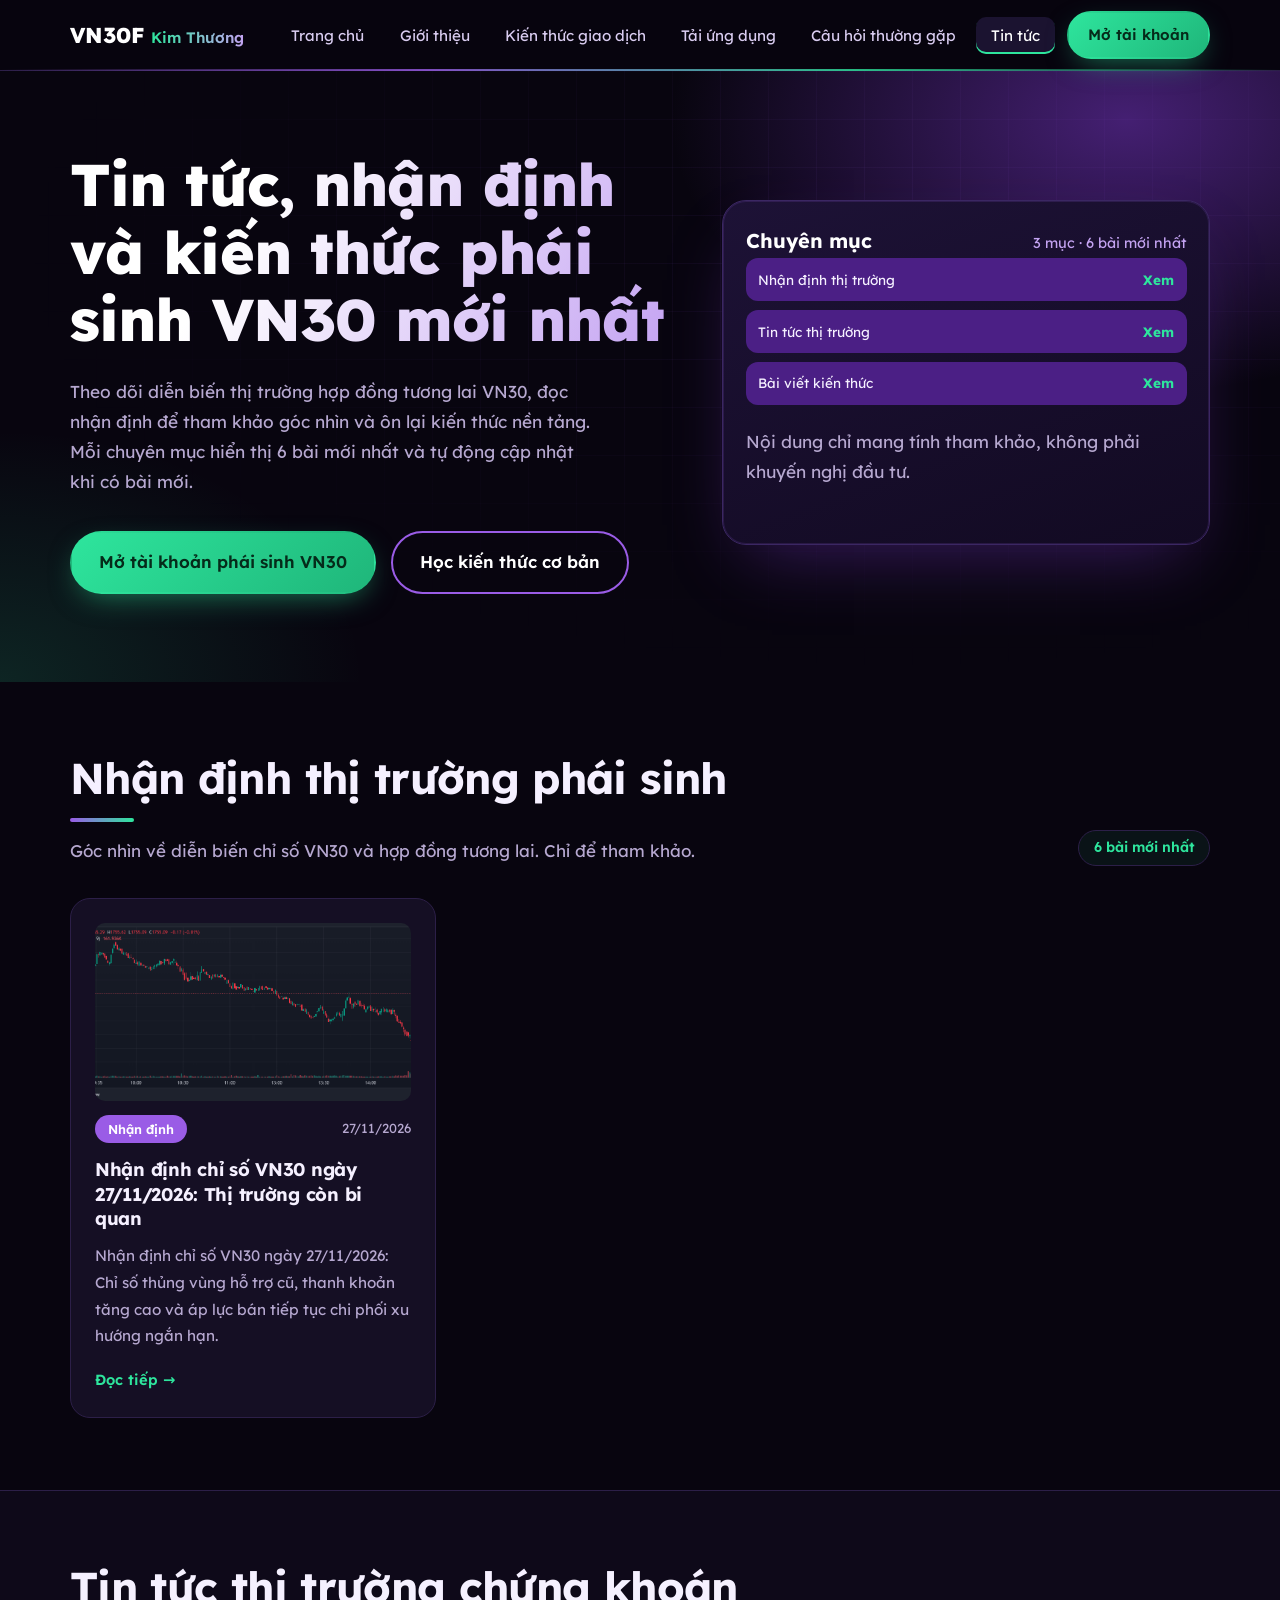
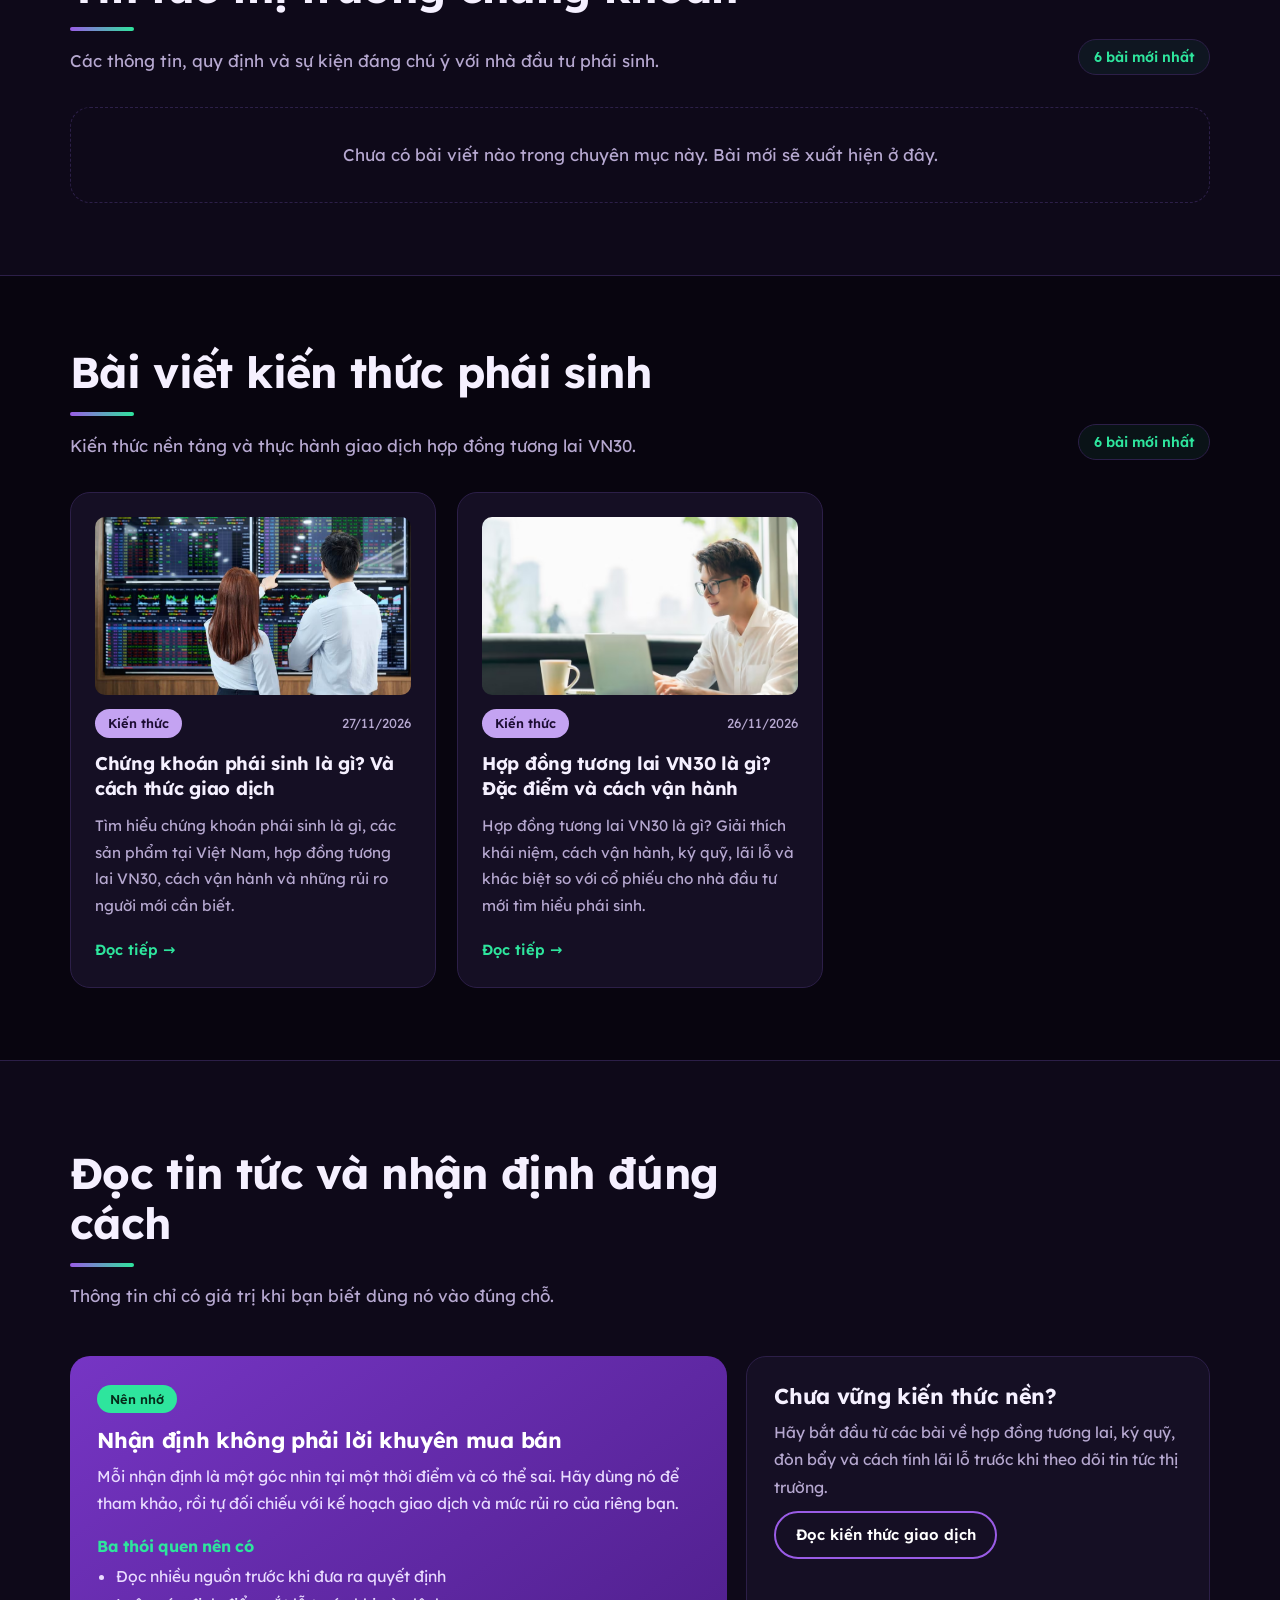
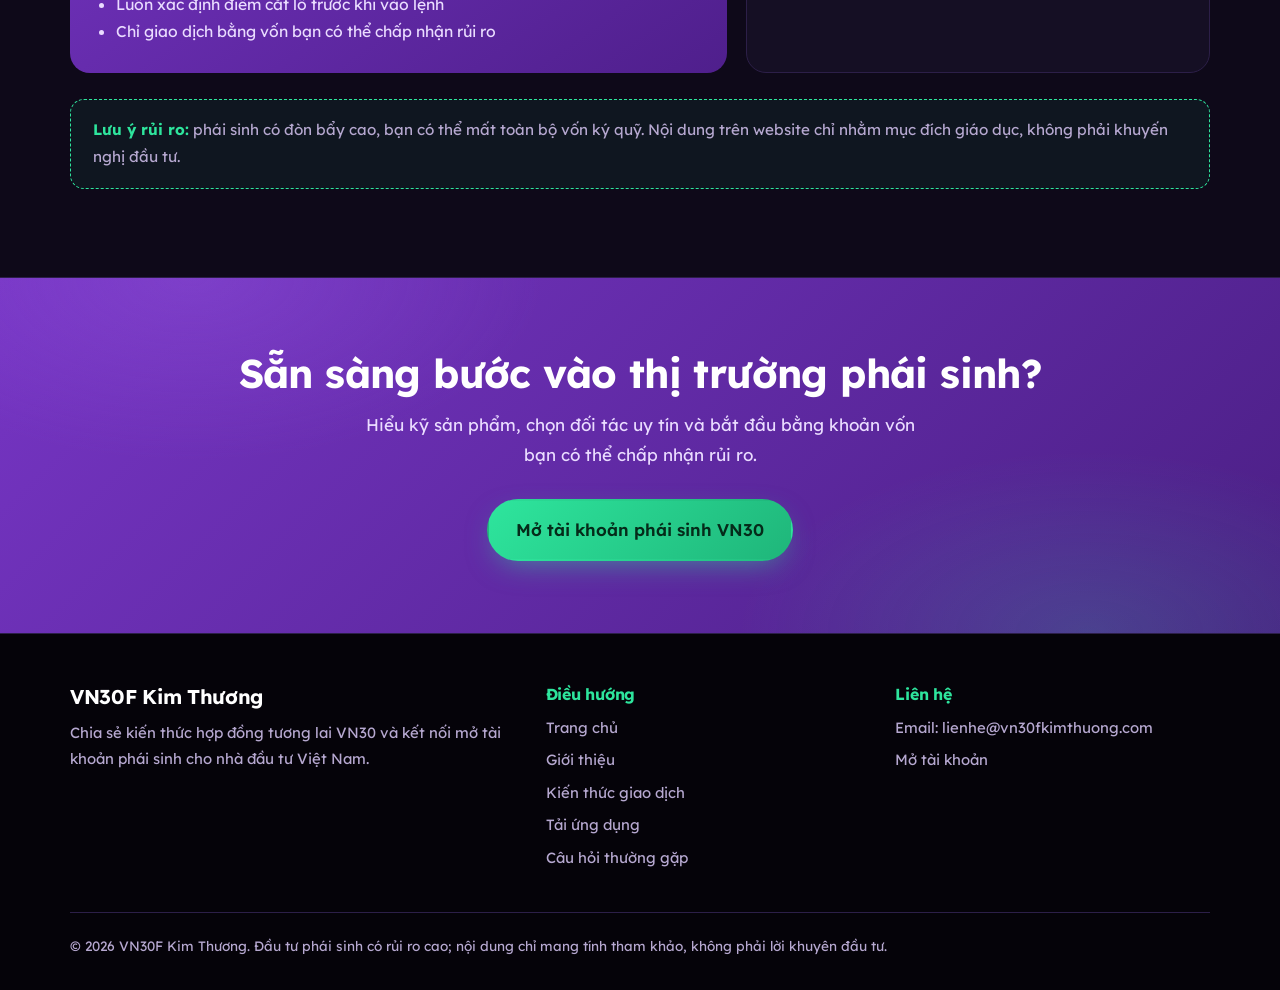
<file: tin-tuc.html>
<!DOCTYPE html>
<html lang="vi">
<head>
<meta charset="UTF-8">
<meta name="viewport" content="width=device-width, initial-scale=1">
<title>Tin tức phái sinh VN30, nhận định - VN30F Kim Thương</title>
<meta name="description" content="Cập nhật tin tức, nhận định thị trường và bài viết kiến thức về chứng khoán phái sinh, hợp đồng tương lai VN30 mới nhất từ VN30F Kim Thương.">
<meta name="keywords" content="tin tức phái sinh, nhận định VN30, tin tức chứng khoán, hợp đồng tương lai VN30, VN30F, kiến thức phái sinh, VN30F Kim Thương">
<meta name="robots" content="index, follow">
<link rel="canonical" href="https://vn30fkimthuong.github.io/tin-tuc.html">
<meta property="og:title" content="Tin tức phái sinh VN30, nhận định - VN30F Kim Thương">
<meta property="og:description" content="Tin tức, nhận định thị trường và bài viết kiến thức phái sinh VN30 được cập nhật thường xuyên.">
<meta property="og:type" content="website">
<meta property="og:url" content="https://vn30fkimthuong.github.io/tin-tuc.html">
<link rel="preconnect" href="https://fonts.googleapis.com">
<link rel="preconnect" href="https://fonts.gstatic.com" crossorigin>
<link href="https://fonts.googleapis.com/css2?family=Lexend:wght@400;500;600;700;800&display=swap" rel="stylesheet">
<link rel="stylesheet" href="theme/style.css">
</head>
<body>

<header>
  <div class="wrap nav">
    <a class="logo" href="index.html" aria-label="VN30F Kim Thương - trang chủ">VN30F <span>Kim Thương</span></a>
    <input type="checkbox" id="tog" aria-label="Mở menu">
    <label for="tog" class="burger" aria-hidden="true">☰</label>
    <nav aria-label="Menu chính">
      <ul>
        <li><a href="index.html">Trang chủ</a></li>
        <li><a href="gioi-thieu.html">Giới thiệu</a></li>
        <li><a href="kien-thuc-giao-dich.html">Kiến thức giao dịch</a></li>
        <li><a href="tai-ung-dung.html">Tải ứng dụng</a></li>
        <li><a href="faq.html">Câu hỏi thường gặp</a></li>
        <li><a href="tin-tuc.html" aria-current="page">Tin tức</a></li>
        <li><a class="btn sm" href="tai-ung-dung.html" target="_blank" rel="noopener">Mở tài khoản</a></li>
      </ul>
    </nav>
  </div>
</header>

<main>
<section class="hero" id="tin-tuc">
  <div class="wrap">
    <div>
      <h1>Tin tức, nhận định và kiến thức phái sinh VN30 mới nhất</h1>
      <p>Theo dõi diễn biến thị trường hợp đồng tương lai VN30, đọc nhận định để tham khảo góc nhìn và ôn lại kiến thức nền tảng. Mỗi chuyên mục hiển thị 6 bài mới nhất và tự động cập nhật khi có bài mới.</p>
      <div class="cta">
        <a class="btn" href="tai-ung-dung.html" target="_blank" rel="noopener">Mở tài khoản phái sinh VN30</a>
        <a class="btn ghost" href="kien-thuc-giao-dich.html">Học kiến thức cơ bản</a>
      </div>
    </div>
    <div class="board" role="navigation" aria-label="Các chuyên mục">
      <div class="board-top"><b>Chuyên mục</b><span>3 mục · 6 bài mới nhất</span></div>
      <a class="row" href="#nhan-dinh"><span>Nhận định thị trường</span><b>Xem</b></a>
      <a class="row" href="#tin-tuc-thi-truong"><span>Tin tức thị trường</span><b>Xem</b></a>
      <a class="row" href="#bai-viet-kien-thuc"><span>Bài viết kiến thức</span><b>Xem</b></a>
      <p class="board-note">Nội dung chỉ mang tính tham khảo, không phải khuyến nghị đầu tư.</p>
    </div>
  </div>
</section>

<section class="news-section" id="nhan-dinh">
  <div class="wrap">
    <div class="news-head">
      <div class="title">
        <h2>Nhận định thị trường phái sinh</h2>
        <p>Góc nhìn về diễn biến chỉ số VN30 và hợp đồng tương lai. Chỉ để tham khảo.</p>
      </div>
      <span class="news-count">6 bài mới nhất</span>
    </div>
    <div class="news-grid">
<!-- DANH-SACH:nhan-dinh:START -->
      <article class="news-card" data-cat="nhan-dinh">
        <a class="news-thumb" href="bai-viet/nhan-dinh/nhan-dinh-vn30-27-11-26.html"><img src="images/nhan-dinh/26.11/VN30_2026-11-26.png" alt="Nhận định chỉ số VN30 ngày 27/11/2026: Thị trường còn bi quan" loading="lazy"></a>
        <div class="news-meta"><span class="tag">Nhận định</span><time datetime="2026-11-27">27/11/2026</time></div>
        <h3><a href="bai-viet/nhan-dinh/nhan-dinh-vn30-27-11-26.html">Nhận định chỉ số VN30 ngày 27/11/2026: Thị trường còn bi quan</a></h3>
        <p>Nhận định chỉ số VN30 ngày 27/11/2026: Chỉ số thủng vùng hỗ trợ cũ, thanh khoản tăng cao và áp lực bán tiếp tục chi phối xu hướng ngắn hạn.</p>
        <a class="more" href="bai-viet/nhan-dinh/nhan-dinh-vn30-27-11-26.html" aria-label="Đọc tiếp: Nhận định chỉ số VN30 ngày 27/11/2026: Thị trường còn bi quan">Đọc tiếp →</a>
      </article>
<!-- DANH-SACH:nhan-dinh:END -->
    </div>
  </div>
</section>

<section class="news-section alt" id="tin-tuc-thi-truong">
  <div class="wrap">
    <div class="news-head">
      <div class="title">
        <h2>Tin tức thị trường chứng khoán</h2>
        <p>Các thông tin, quy định và sự kiện đáng chú ý với nhà đầu tư phái sinh.</p>
      </div>
      <span class="news-count">6 bài mới nhất</span>
    </div>
    <div class="news-grid">
<!-- DANH-SACH:tin-tuc:START -->
      <p class="news-empty">Chưa có bài viết nào trong chuyên mục này. Bài mới sẽ xuất hiện ở đây.</p>
<!-- DANH-SACH:tin-tuc:END -->
    </div>
  </div>
</section>

<section class="news-section" id="bai-viet-kien-thuc">
  <div class="wrap">
    <div class="news-head">
      <div class="title">
        <h2>Bài viết kiến thức phái sinh</h2>
        <p>Kiến thức nền tảng và thực hành giao dịch hợp đồng tương lai VN30.</p>
      </div>
      <span class="news-count">6 bài mới nhất</span>
    </div>
    <div class="news-grid">
<!-- DANH-SACH:kien-thuc:START -->
      <article class="news-card" data-cat="kien-thuc">
        <a class="news-thumb" href="bai-viet/kien-thuc/chung-khoan-phai-sinh.html"><img src="images/chung-khoan-phai-sinh/chung-khoan-phai-sinh.jpg" alt="Chứng khoán phái sinh là gì? Và cách thức giao dịch" loading="lazy"></a>
        <div class="news-meta"><span class="tag">Kiến thức</span><time datetime="2026-11-27">27/11/2026</time></div>
        <h3><a href="bai-viet/kien-thuc/chung-khoan-phai-sinh.html">Chứng khoán phái sinh là gì? Và cách thức giao dịch</a></h3>
        <p>Tìm hiểu chứng khoán phái sinh là gì, các sản phẩm tại Việt Nam, hợp đồng tương lai VN30, cách vận hành và những rủi ro người mới cần biết.</p>
        <a class="more" href="bai-viet/kien-thuc/chung-khoan-phai-sinh.html" aria-label="Đọc tiếp: Chứng khoán phái sinh là gì? Và cách thức giao dịch">Đọc tiếp →</a>
      </article>
      <article class="news-card" data-cat="kien-thuc">
        <a class="news-thumb" href="bai-viet/kien-thuc/hop-dong-tuong-lai-vn30-la-gi.html"><img src="images/hdtl-vn30-la-gi.jpg" alt="Hợp đồng tương lai VN30 là gì? Đặc điểm và cách vận hành" loading="lazy"></a>
        <div class="news-meta"><span class="tag">Kiến thức</span><time datetime="2026-11-26">26/11/2026</time></div>
        <h3><a href="bai-viet/kien-thuc/hop-dong-tuong-lai-vn30-la-gi.html">Hợp đồng tương lai VN30 là gì? Đặc điểm và cách vận hành</a></h3>
        <p>Hợp đồng tương lai VN30 là gì? Giải thích khái niệm, cách vận hành, ký quỹ, lãi lỗ và khác biệt so với cổ phiếu cho nhà đầu tư mới tìm hiểu phái sinh.</p>
        <a class="more" href="bai-viet/kien-thuc/hop-dong-tuong-lai-vn30-la-gi.html" aria-label="Đọc tiếp: Hợp đồng tương lai VN30 là gì? Đặc điểm và cách vận hành">Đọc tiếp →</a>
      </article>
<!-- DANH-SACH:kien-thuc:END -->
    </div>
  </div>
</section>

<section class="knowledge alt" id="doc-tin-dung-cach">
  <div class="wrap">
    <div class="title">
      <h2>Đọc tin tức và nhận định đúng cách</h2>
      <p>Thông tin chỉ có giá trị khi bạn biết dùng nó vào đúng chỗ.</p>
    </div>
    <div class="grid">
      <article class="k a">
        <span class="tag">Nên nhớ</span>
        <h3>Nhận định không phải lời khuyên mua bán</h3>
        <p>Mỗi nhận định là một góc nhìn tại một thời điểm và có thể sai. Hãy dùng nó để tham khảo, rồi tự đối chiếu với kế hoạch giao dịch và mức rủi ro của riêng bạn.</p>
        <h4>Ba thói quen nên có</h4>
        <ul><li>Đọc nhiều nguồn trước khi đưa ra quyết định</li><li>Luôn xác định điểm cắt lỗ trước khi vào lệnh</li><li>Chỉ giao dịch bằng vốn bạn có thể chấp nhận rủi ro</li></ul>
      </article>
      <article class="k b">
        <h3>Chưa vững kiến thức nền?</h3>
        <p>Hãy bắt đầu từ các bài về hợp đồng tương lai, ký quỹ, đòn bẩy và cách tính lãi lỗ trước khi theo dõi tin tức thị trường.</p>
        <a class="btn ghost sm" href="kien-thuc-giao-dich.html">Đọc kiến thức giao dịch</a>
      </article>
    </div>
    <p class="warn"><b>Lưu ý rủi ro:</b> phái sinh có đòn bẩy cao, bạn có thể mất toàn bộ vốn ký quỹ. Nội dung trên website chỉ nhằm mục đích giáo dục, không phải khuyến nghị đầu tư.</p>
  </div>
</section>

<section class="final">
  <div class="wrap">
    <h2>Sẵn sàng bước vào thị trường phái sinh?</h2>
    <p>Hiểu kỹ sản phẩm, chọn đối tác uy tín và bắt đầu bằng khoản vốn bạn có thể chấp nhận rủi ro.</p>
    <a class="btn" href="tai-ung-dung.html" target="_blank" rel="noopener">Mở tài khoản phái sinh VN30</a>
  </div>
</section>
</main>

<footer>
  <div class="wrap">
    <div>
      <h3>VN30F Kim Thương</h3>
      <p>Chia sẻ kiến thức hợp đồng tương lai VN30 và kết nối mở tài khoản phái sinh cho nhà đầu tư Việt Nam.</p>
    </div>
    <div>
      <h4>Điều hướng</h4>
      <ul><li><a href="index.html">Trang chủ</a></li><li><a href="gioi-thieu.html">Giới thiệu</a></li><li><a href="kien-thuc-giao-dich.html">Kiến thức giao dịch</a></li><li><a href="ung-dung.html">Tải ứng dụng</a></li><li><a href="faq.html">Câu hỏi thường gặp</a></li></ul>
    </div>
    <div>
      <h4>Liên hệ</h4>
      <ul><li>Email: lienhe@vn30fkimthuong.com</li><li><a href="tai-ung-dung.html" target="_blank" rel="noopener">Mở tài khoản</a></li></ul>
    </div>
    <p class="copy">© 2026 VN30F Kim Thương. Đầu tư phái sinh có rủi ro cao; nội dung chỉ mang tính tham khảo, không phải lời khuyên đầu tư.</p>
  </div>
</footer>

<script src="theme/main.js" defer></script>
</body>
</html>
</file>
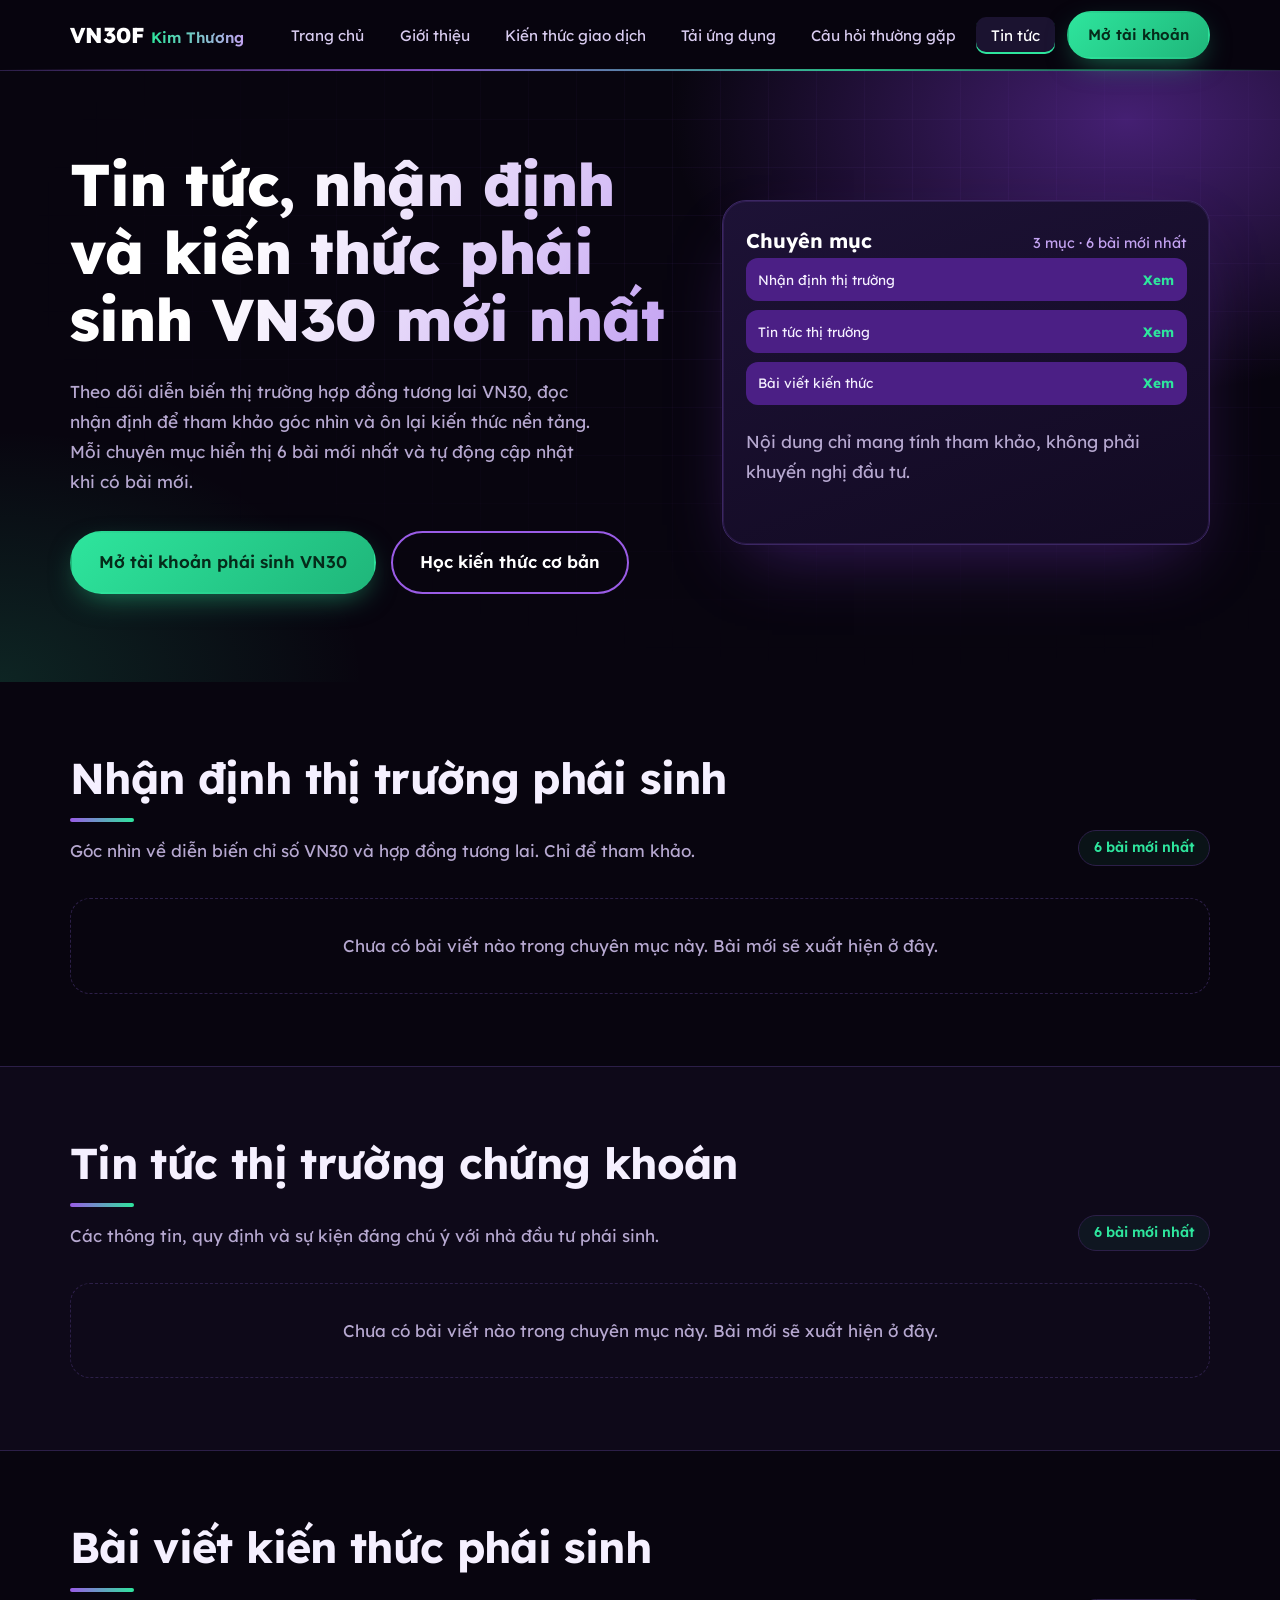
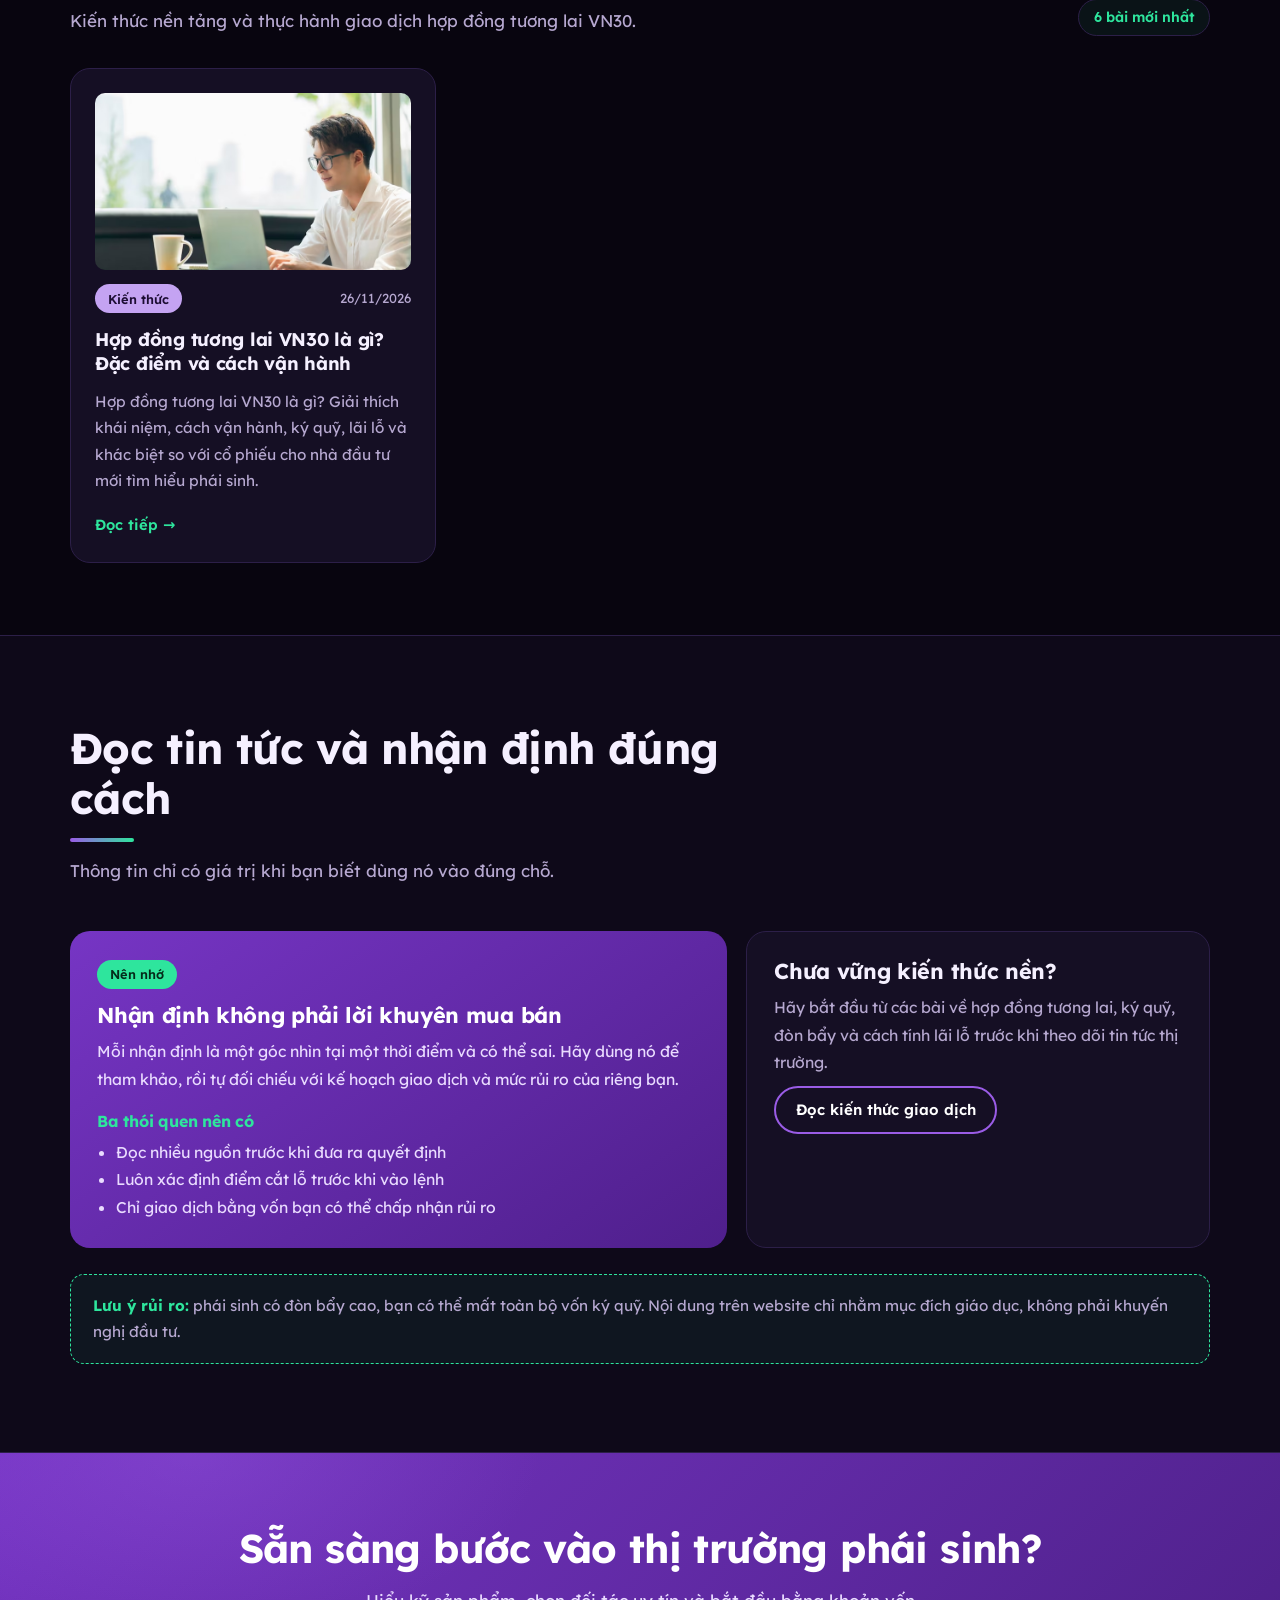
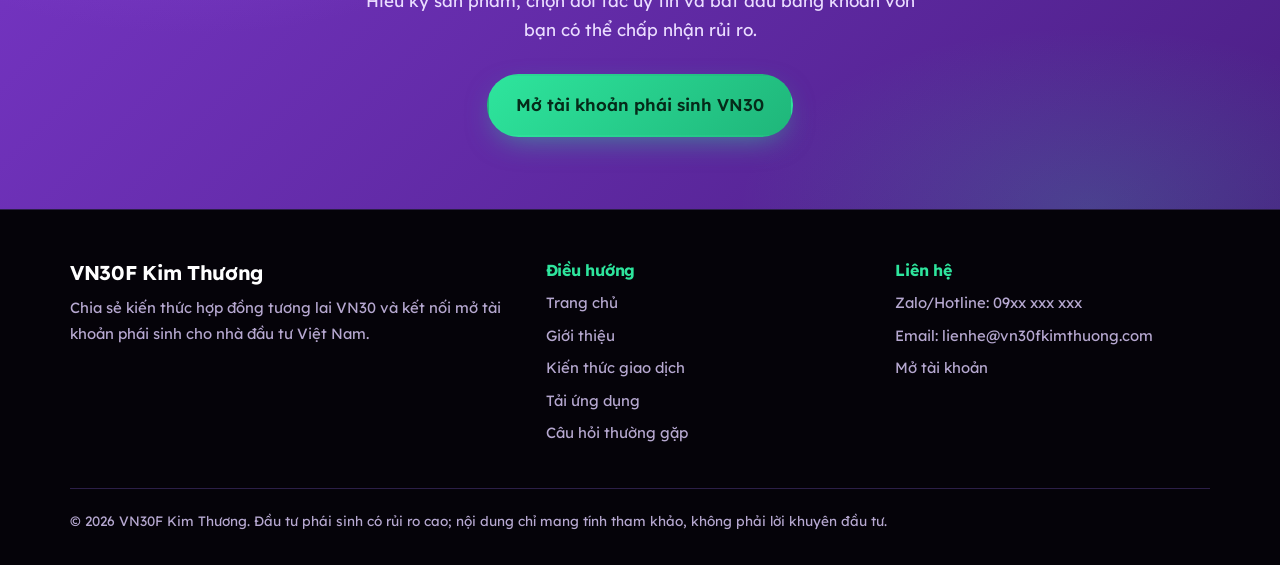
<file: tintuc.html>
<!DOCTYPE html>
<html lang="vi">
<head>
<meta charset="UTF-8">
<meta name="viewport" content="width=device-width, initial-scale=1">
<title>Tin tức phái sinh VN30, nhận định - VN30F Kim Thương</title>
<meta name="description" content="Cập nhật tin tức, nhận định thị trường và bài viết kiến thức về chứng khoán phái sinh, hợp đồng tương lai VN30 mới nhất từ VN30F Kim Thương.">
<meta name="keywords" content="tin tức phái sinh, nhận định VN30, tin tức chứng khoán, hợp đồng tương lai VN30, VN30F, kiến thức phái sinh, VN30F Kim Thương">
<meta name="robots" content="index, follow">
<link rel="canonical" href="https://vn30fkimthuong.github.io/tin-tuc.html">
<meta property="og:title" content="Tin tức phái sinh VN30, nhận định - VN30F Kim Thương">
<meta property="og:description" content="Tin tức, nhận định thị trường và bài viết kiến thức phái sinh VN30 được cập nhật thường xuyên.">
<meta property="og:type" content="website">
<meta property="og:url" content="https://vn30fkimthuong.github.io/tin-tuc.html">
<link rel="preconnect" href="https://fonts.googleapis.com">
<link rel="preconnect" href="https://fonts.gstatic.com" crossorigin>
<link href="https://fonts.googleapis.com/css2?family=Lexend:wght@400;500;600;700;800&display=swap" rel="stylesheet">
<link rel="stylesheet" href="theme/style.css">
</head>
<body>

<header>
  <div class="wrap nav">
    <a class="logo" href="index.html" aria-label="VN30F Kim Thương - trang chủ">VN30F <span>Kim Thương</span></a>
    <input type="checkbox" id="tog" aria-label="Mở menu">
    <label for="tog" class="burger" aria-hidden="true">☰</label>
    <nav aria-label="Menu chính">
      <ul>
        <li><a href="index.html">Trang chủ</a></li>
        <li><a href="gioi-thieu.html">Giới thiệu</a></li>
        <li><a href="kien-thuc-giao-dich.html">Kiến thức giao dịch</a></li>
        <li><a href="tai-ung-dung.html">Tải ứng dụng</a></li>
        <li><a href="faq.html">Câu hỏi thường gặp</a></li>
        <li><a href="tin-tuc.html" aria-current="page">Tin tức</a></li>
        <li><a class="btn sm" href="tai-ung-dung.html" target="_blank" rel="noopener">Mở tài khoản</a></li>
      </ul>
    </nav>
  </div>
</header>

<main>
<section class="hero" id="tin-tuc">
  <div class="wrap">
    <div>
      <h1>Tin tức, nhận định và kiến thức phái sinh VN30 mới nhất</h1>
      <p>Theo dõi diễn biến thị trường hợp đồng tương lai VN30, đọc nhận định để tham khảo góc nhìn và ôn lại kiến thức nền tảng. Mỗi chuyên mục hiển thị 6 bài mới nhất và tự động cập nhật khi có bài mới.</p>
      <div class="cta">
        <a class="btn" href="tai-ung-dung.html" target="_blank" rel="noopener">Mở tài khoản phái sinh VN30</a>
        <a class="btn ghost" href="kien-thuc-giao-dich.html">Học kiến thức cơ bản</a>
      </div>
    </div>
    <div class="board" role="navigation" aria-label="Các chuyên mục">
      <div class="board-top"><b>Chuyên mục</b><span>3 mục · 6 bài mới nhất</span></div>
      <a class="row" href="#nhan-dinh"><span>Nhận định thị trường</span><b>Xem</b></a>
      <a class="row" href="#tin-tuc-thi-truong"><span>Tin tức thị trường</span><b>Xem</b></a>
      <a class="row" href="#bai-viet-kien-thuc"><span>Bài viết kiến thức</span><b>Xem</b></a>
      <p class="board-note">Nội dung chỉ mang tính tham khảo, không phải khuyến nghị đầu tư.</p>
    </div>
  </div>
</section>

<section class="news-section" id="nhan-dinh">
  <div class="wrap">
    <div class="news-head">
      <div class="title">
        <h2>Nhận định thị trường phái sinh</h2>
        <p>Góc nhìn về diễn biến chỉ số VN30 và hợp đồng tương lai. Chỉ để tham khảo.</p>
      </div>
      <span class="news-count">6 bài mới nhất</span>
    </div>
    <div class="news-grid">
<!-- DANH-SACH:nhan-dinh:START -->
      <p class="news-empty">Chưa có bài viết nào trong chuyên mục này. Bài mới sẽ xuất hiện ở đây.</p>
<!-- DANH-SACH:nhan-dinh:END -->
    </div>
  </div>
</section>

<section class="news-section alt" id="tin-tuc-thi-truong">
  <div class="wrap">
    <div class="news-head">
      <div class="title">
        <h2>Tin tức thị trường chứng khoán</h2>
        <p>Các thông tin, quy định và sự kiện đáng chú ý với nhà đầu tư phái sinh.</p>
      </div>
      <span class="news-count">6 bài mới nhất</span>
    </div>
    <div class="news-grid">
<!-- DANH-SACH:tin-tuc:START -->
      <p class="news-empty">Chưa có bài viết nào trong chuyên mục này. Bài mới sẽ xuất hiện ở đây.</p>
<!-- DANH-SACH:tin-tuc:END -->
    </div>
  </div>
</section>

<section class="news-section" id="bai-viet-kien-thuc">
  <div class="wrap">
    <div class="news-head">
      <div class="title">
        <h2>Bài viết kiến thức phái sinh</h2>
        <p>Kiến thức nền tảng và thực hành giao dịch hợp đồng tương lai VN30.</p>
      </div>
      <span class="news-count">6 bài mới nhất</span>
    </div>
    <div class="news-grid">
<!-- DANH-SACH:kien-thuc:START -->
      <article class="news-card" data-cat="kien-thuc">
        <a class="news-thumb" href="bai-viet/kien-thuc/hop-dong-tuong-lai-vn30-la-gi.html"><img src="images/hdtl-vn30-la-gi.jpg" alt="Hợp đồng tương lai VN30 là gì? Đặc điểm và cách vận hành" loading="lazy"></a>
        <div class="news-meta"><span class="tag">Kiến thức</span><time datetime="2026-11-26">26/11/2026</time></div>
        <h3><a href="bai-viet/kien-thuc/hop-dong-tuong-lai-vn30-la-gi.html">Hợp đồng tương lai VN30 là gì? Đặc điểm và cách vận hành</a></h3>
        <p>Hợp đồng tương lai VN30 là gì? Giải thích khái niệm, cách vận hành, ký quỹ, lãi lỗ và khác biệt so với cổ phiếu cho nhà đầu tư mới tìm hiểu phái sinh.</p>
        <a class="more" href="bai-viet/kien-thuc/hop-dong-tuong-lai-vn30-la-gi.html" aria-label="Đọc tiếp: Hợp đồng tương lai VN30 là gì? Đặc điểm và cách vận hành">Đọc tiếp →</a>
      </article>
<!-- DANH-SACH:kien-thuc:END -->
    </div>
  </div>
</section>

<section class="knowledge alt" id="doc-tin-dung-cach">
  <div class="wrap">
    <div class="title">
      <h2>Đọc tin tức và nhận định đúng cách</h2>
      <p>Thông tin chỉ có giá trị khi bạn biết dùng nó vào đúng chỗ.</p>
    </div>
    <div class="grid">
      <article class="k a">
        <span class="tag">Nên nhớ</span>
        <h3>Nhận định không phải lời khuyên mua bán</h3>
        <p>Mỗi nhận định là một góc nhìn tại một thời điểm và có thể sai. Hãy dùng nó để tham khảo, rồi tự đối chiếu với kế hoạch giao dịch và mức rủi ro của riêng bạn.</p>
        <h4>Ba thói quen nên có</h4>
        <ul><li>Đọc nhiều nguồn trước khi đưa ra quyết định</li><li>Luôn xác định điểm cắt lỗ trước khi vào lệnh</li><li>Chỉ giao dịch bằng vốn bạn có thể chấp nhận rủi ro</li></ul>
      </article>
      <article class="k b">
        <h3>Chưa vững kiến thức nền?</h3>
        <p>Hãy bắt đầu từ các bài về hợp đồng tương lai, ký quỹ, đòn bẩy và cách tính lãi lỗ trước khi theo dõi tin tức thị trường.</p>
        <a class="btn ghost sm" href="kien-thuc-giao-dich.html">Đọc kiến thức giao dịch</a>
      </article>
    </div>
    <p class="warn"><b>Lưu ý rủi ro:</b> phái sinh có đòn bẩy cao, bạn có thể mất toàn bộ vốn ký quỹ. Nội dung trên website chỉ nhằm mục đích giáo dục, không phải khuyến nghị đầu tư.</p>
  </div>
</section>

<section class="final">
  <div class="wrap">
    <h2>Sẵn sàng bước vào thị trường phái sinh?</h2>
    <p>Hiểu kỹ sản phẩm, chọn đối tác uy tín và bắt đầu bằng khoản vốn bạn có thể chấp nhận rủi ro.</p>
    <a class="btn" href="tai-ung-dung.html" target="_blank" rel="noopener">Mở tài khoản phái sinh VN30</a>
  </div>
</section>
</main>

<footer>
  <div class="wrap">
    <div>
      <h3>VN30F Kim Thương</h3>
      <p>Chia sẻ kiến thức hợp đồng tương lai VN30 và kết nối mở tài khoản phái sinh cho nhà đầu tư Việt Nam.</p>
    </div>
    <div>
      <h4>Điều hướng</h4>
      <ul><li><a href="index.html">Trang chủ</a></li><li><a href="gioi-thieu.html">Giới thiệu</a></li><li><a href="kien-thuc-giao-dich.html">Kiến thức giao dịch</a></li><li><a href="ung-dung.html">Tải ứng dụng</a></li><li><a href="faq.html">Câu hỏi thường gặp</a></li></ul>
    </div>
    <div>
      <h4>Liên hệ</h4>
      <ul><li>Zalo/Hotline: 09xx xxx xxx</li><li>Email: lienhe@vn30fkimthuong.com</li><li><a href="tai-ung-dung.html" target="_blank" rel="noopener">Mở tài khoản</a></li></ul>
    </div>
    <p class="copy">© 2026 VN30F Kim Thương. Đầu tư phái sinh có rủi ro cao; nội dung chỉ mang tính tham khảo, không phải lời khuyên đầu tư.</p>
  </div>
</footer>

<script src="theme/main.js" defer></script>
</body>
</html>
</file>
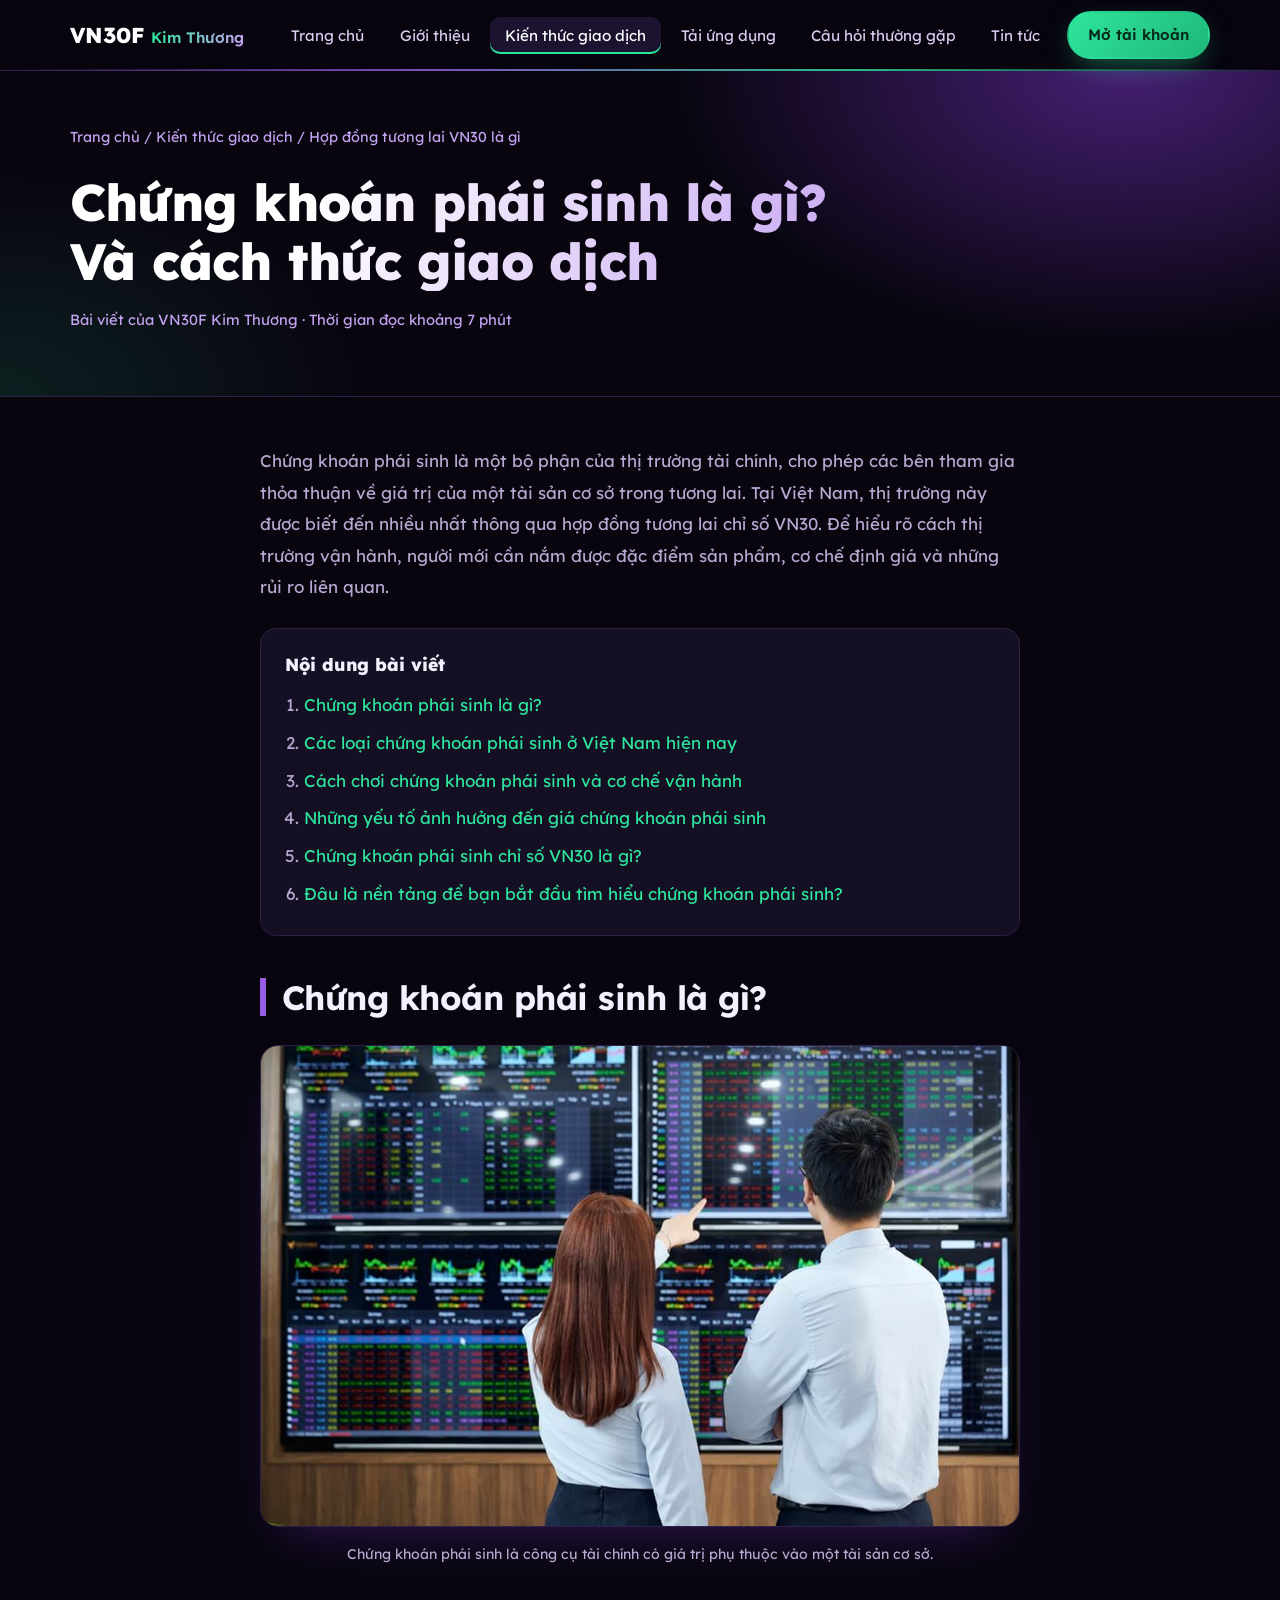
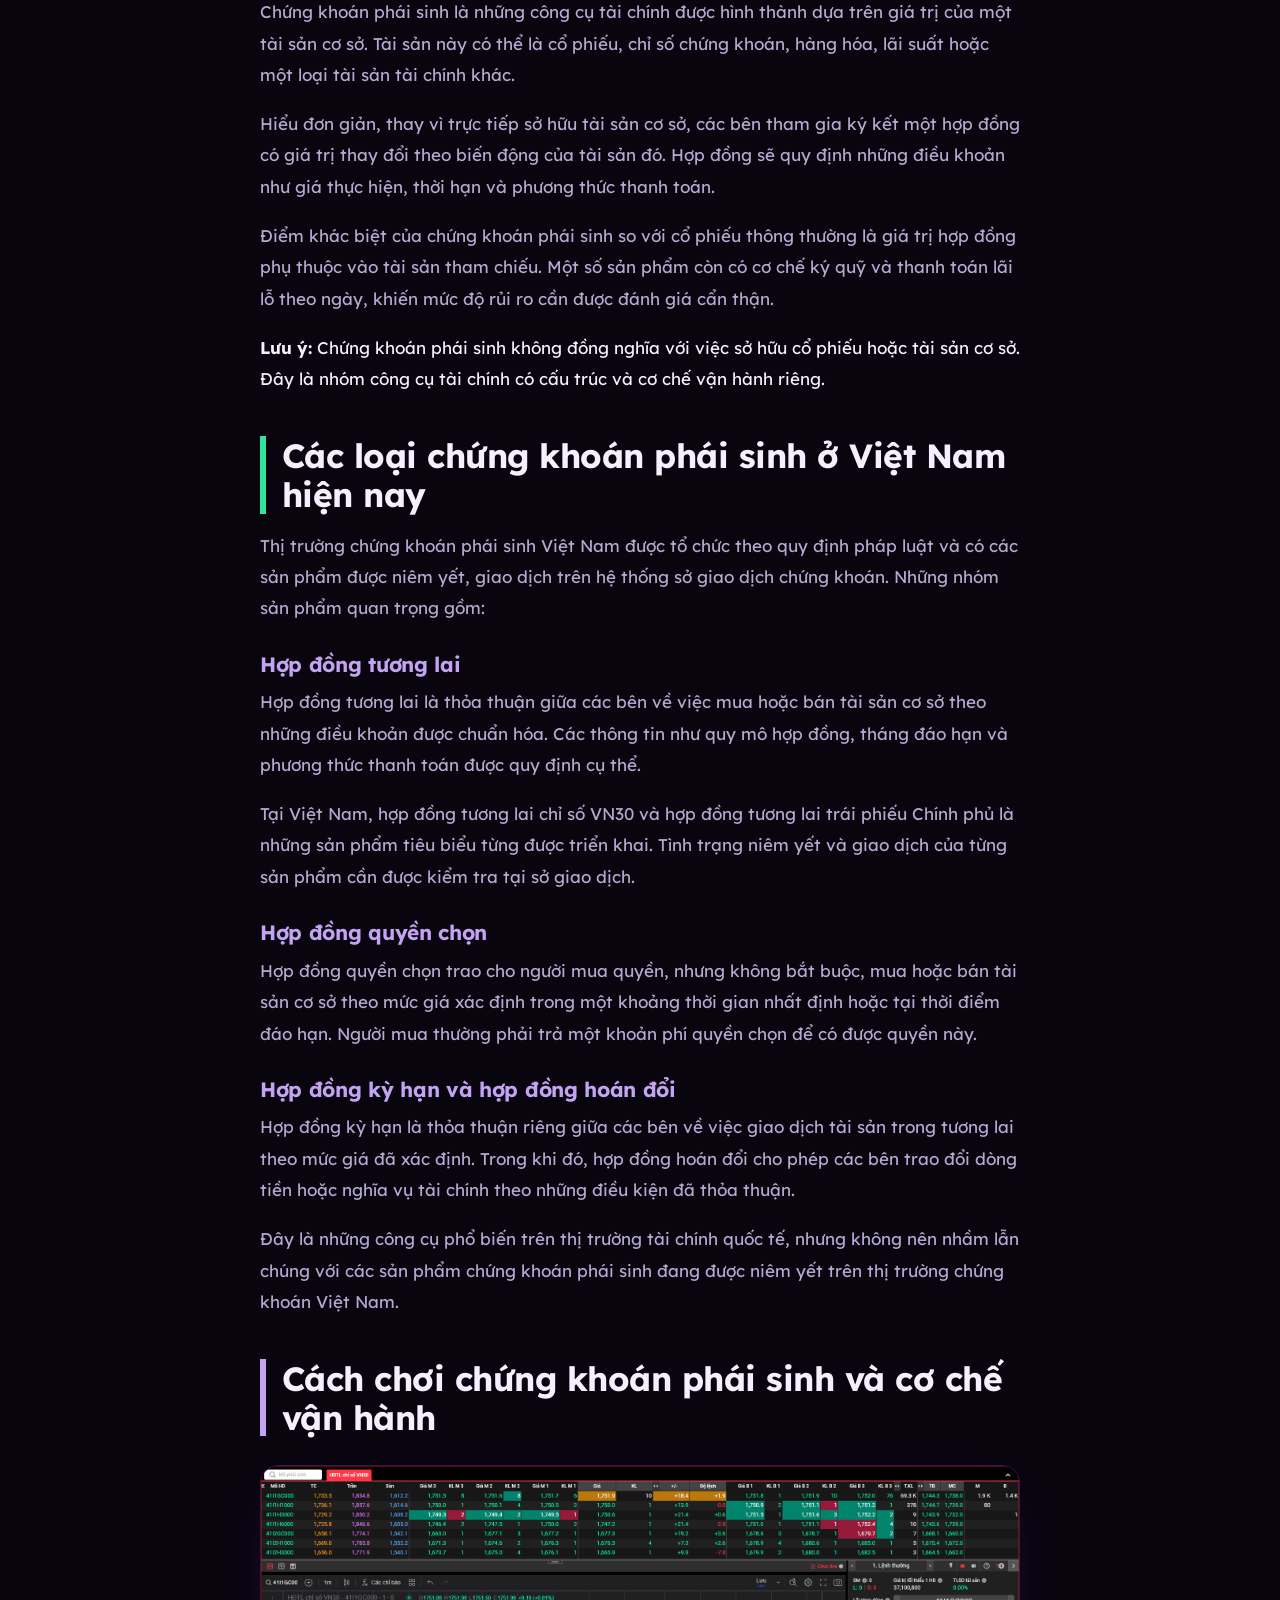
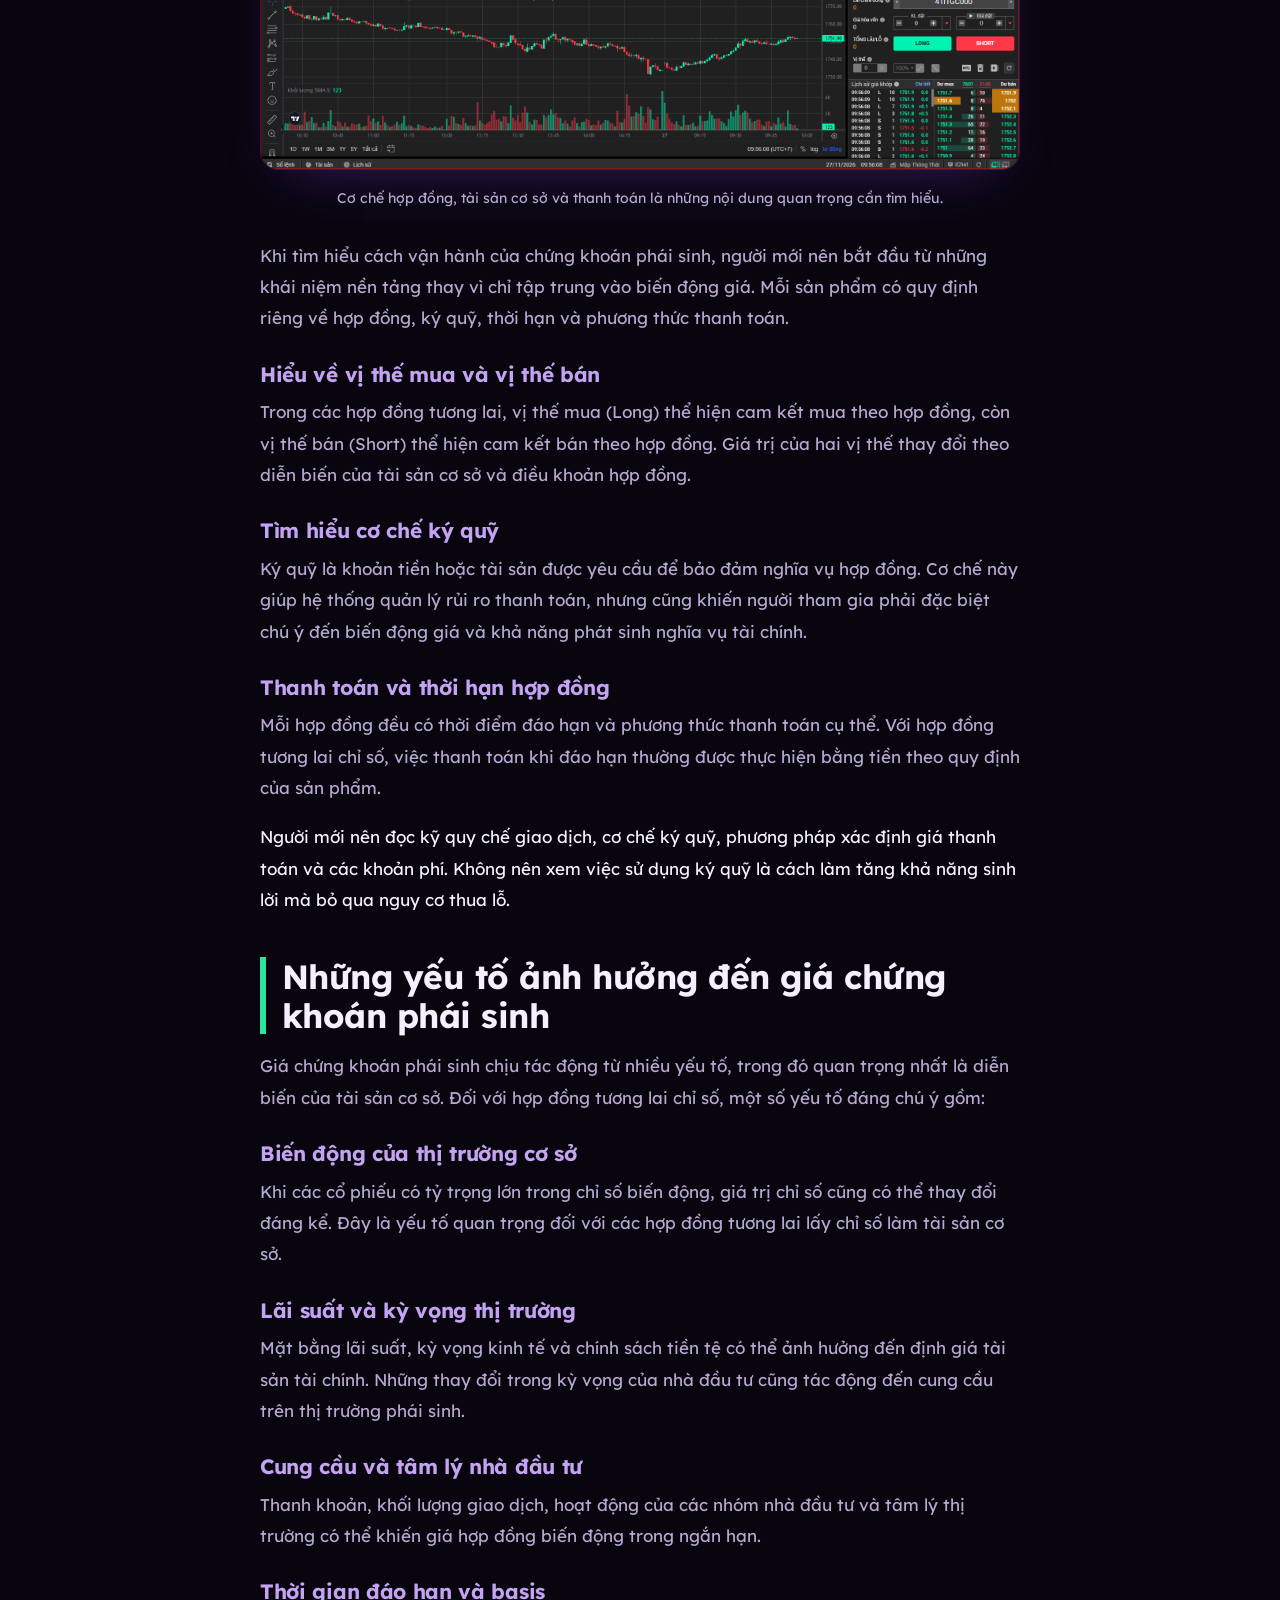
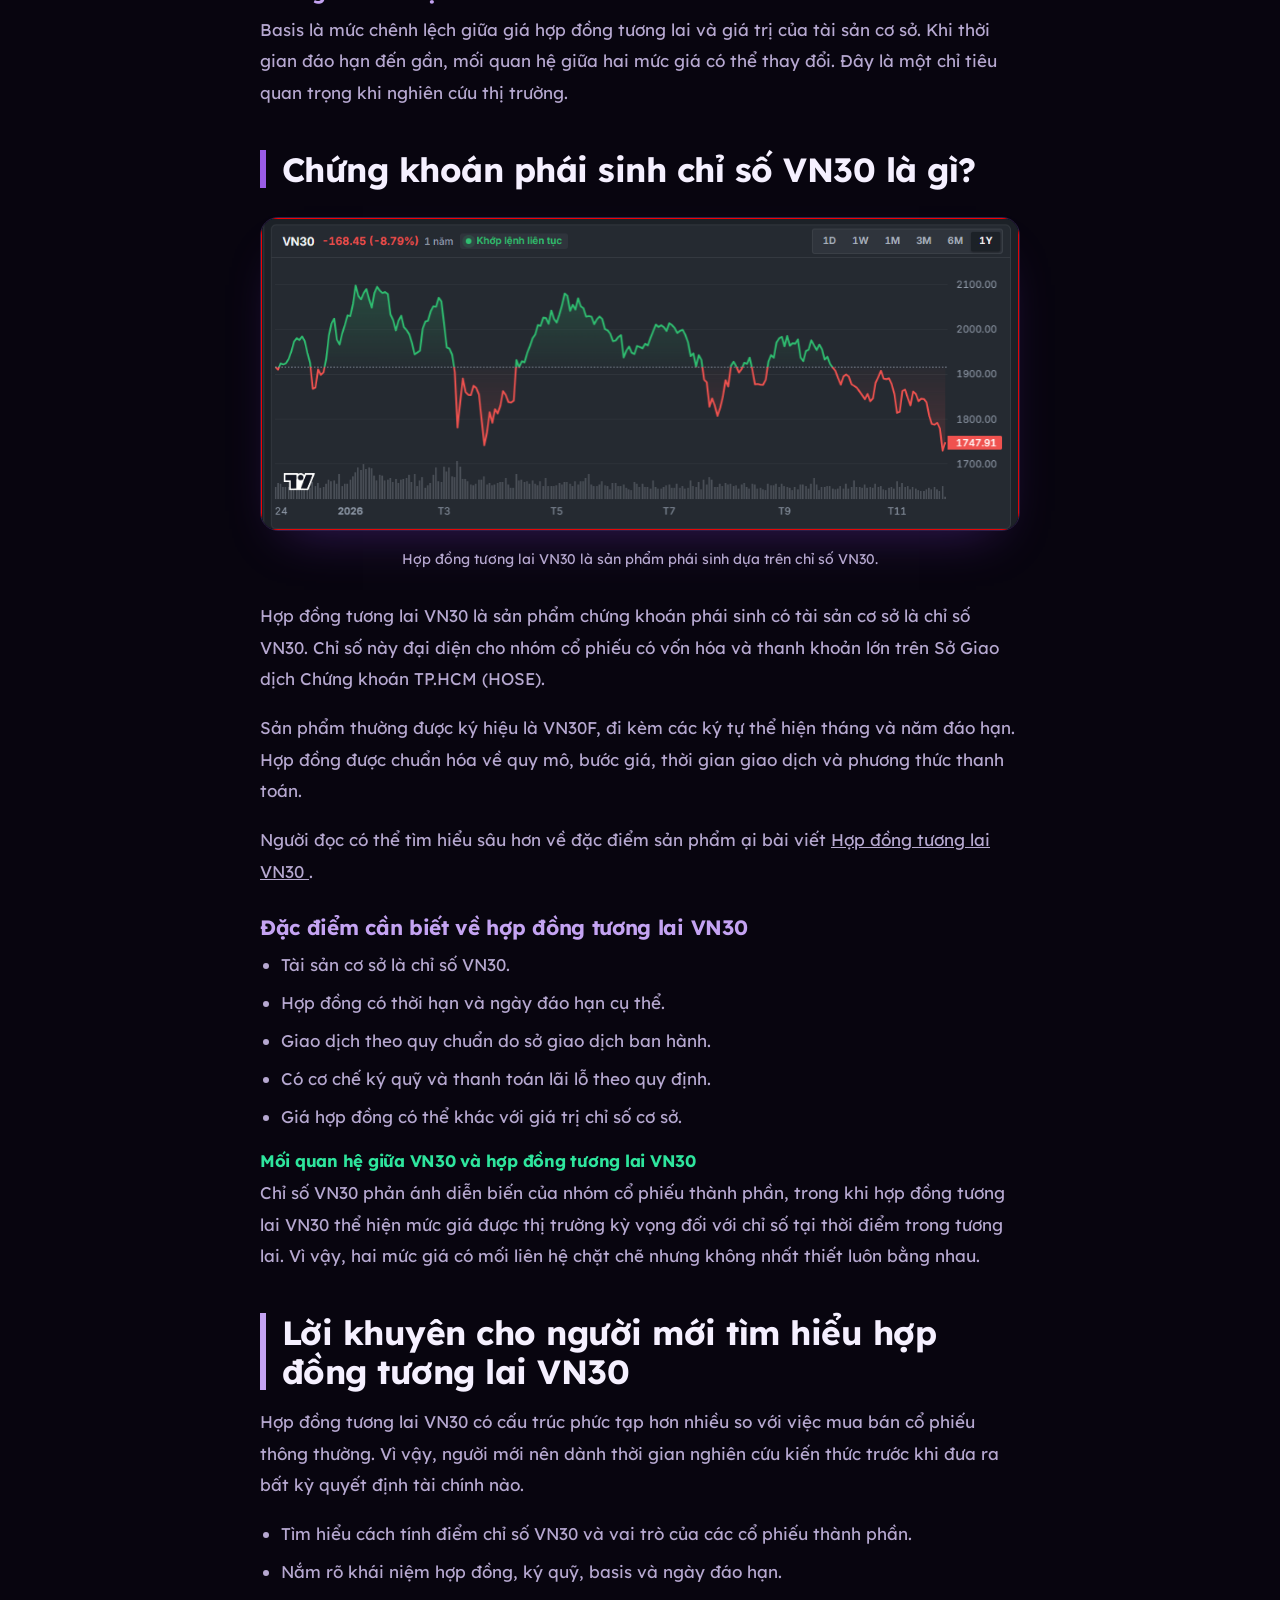
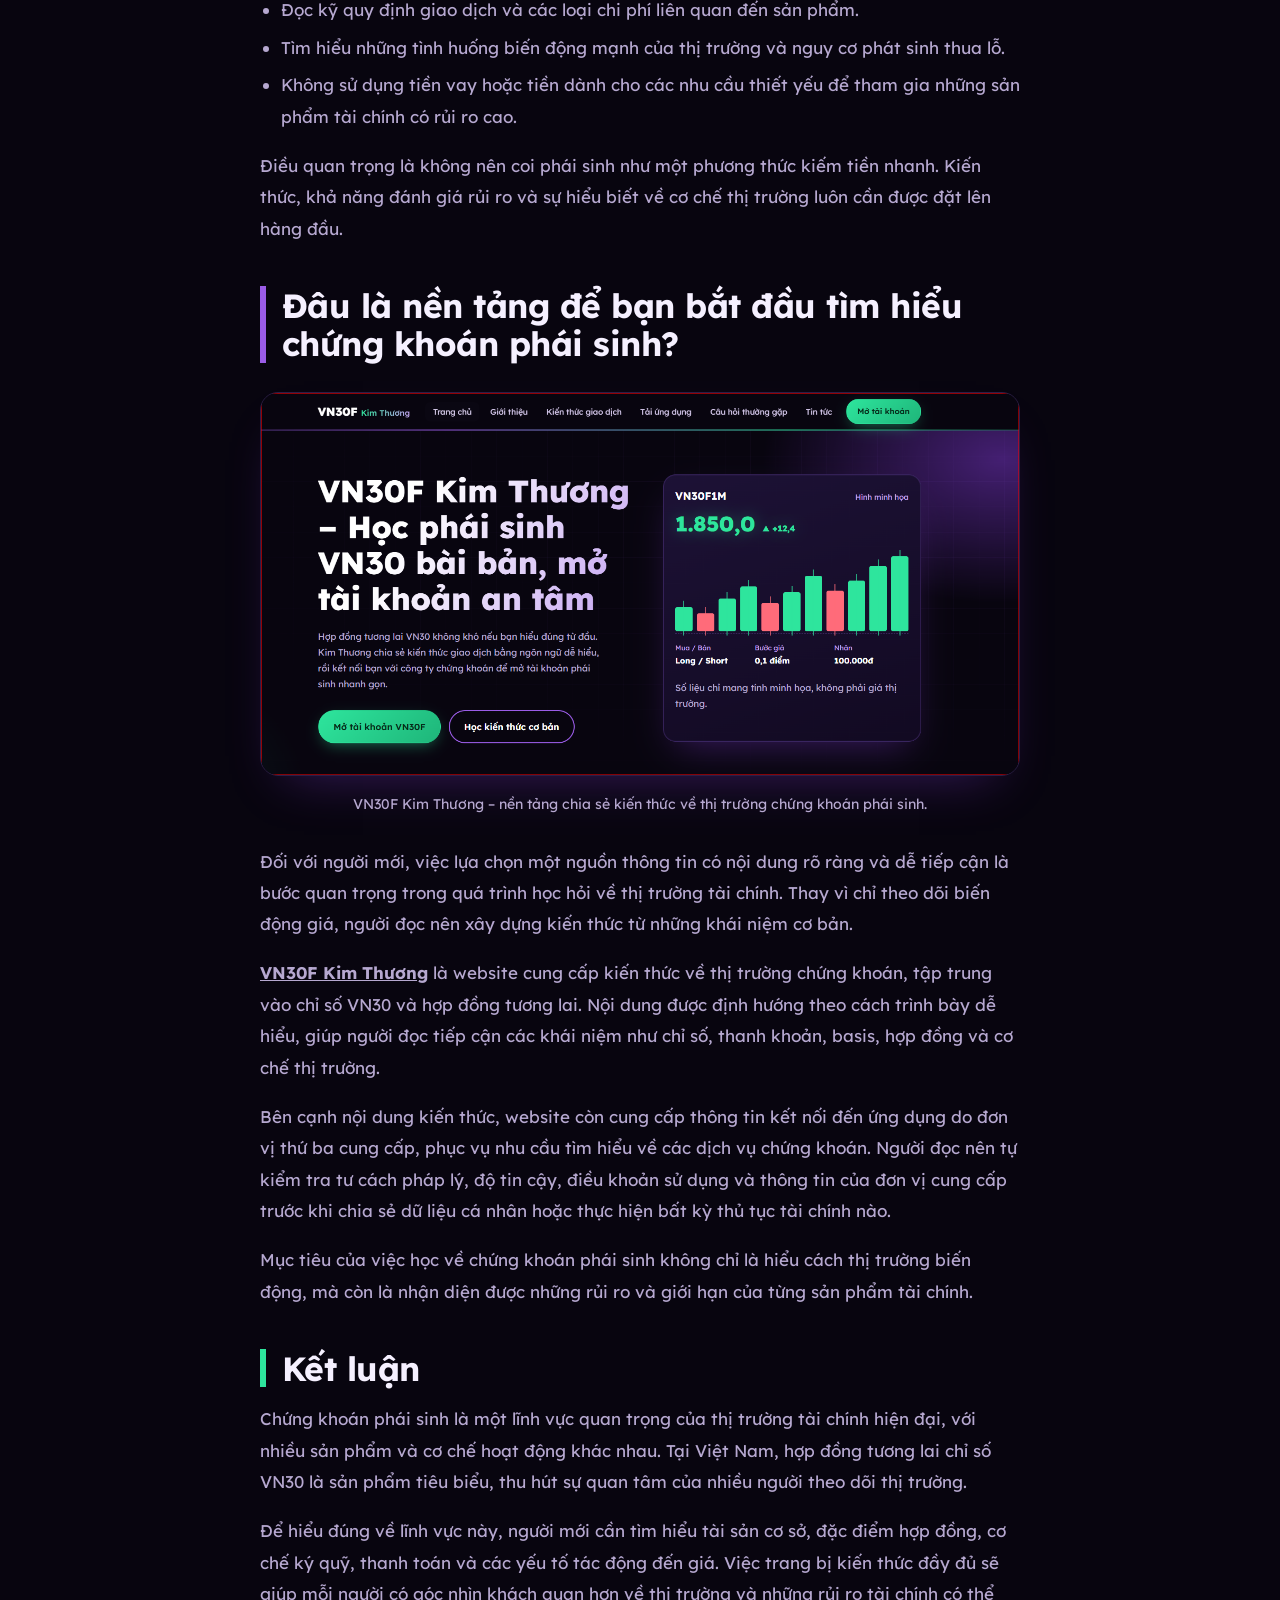
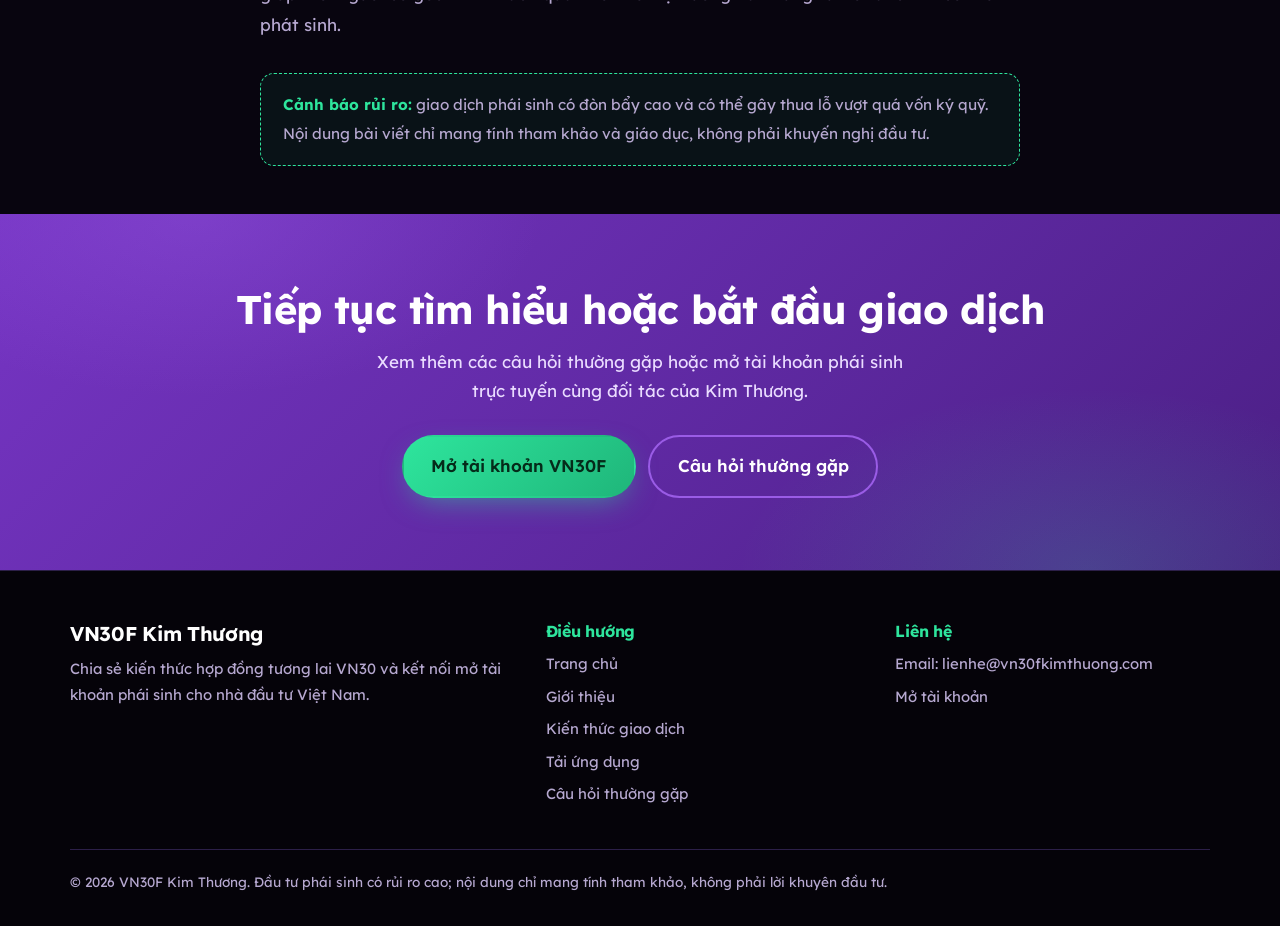
<file: bai-viet/kien-thuc/chung-khoan-phai-sinh.html>
<!DOCTYPE html>
<html lang="vi">
<head>
<meta charset="UTF-8">
<meta name="viewport" content="width=device-width, initial-scale=1">
<title>Chứng khoán phái sinh là gì? Và cách thức giao dịch</title>
<meta name="description" content="Tìm hiểu chứng khoán phái sinh là gì, các sản phẩm tại Việt Nam, hợp đồng tương lai VN30, cách vận hành và những rủi ro người mới cần biết.">
<meta name="keywords" content="chứng khoán phái sinh, hợp đồng tương lai VN30, VN30F, thị trường chứng khoán phái sinh, kiến thức chứng khoán">
<meta name="robots" content="index, follow">

<link rel="canonical" href="https://vn30fkimthuong.github.io/bai-viet/kien-thuc/chung-khoan-phai-sinh.html">
<meta property="og:title" content="Chứng khoán phái sinh là gì? Và cách thức giao dịch">
<meta property="og:description" content="Khái niệm, cách vận hành và đặc điểm của hợp đồng tương lai chỉ số VN30 dành cho nhà đầu tư mới.">
<meta property="og:type" content="article">
<meta property="og:image" content="https://vn30fkimthuong.github.io/images/chung-khoan-phai-sinh/chung-khoan-phai-sinh.jpg">
<meta property="article:published_time" content="2026-11-27">

<link rel="preconnect" href="https://fonts.googleapis.com">
<link rel="preconnect" href="https://fonts.gstatic.com" crossorigin>
<link href="https://fonts.googleapis.com/css2?family=Lexend:wght@400;500;600;700;800&display=swap" rel="stylesheet">
<link rel="stylesheet" href="../../theme/style.css">
</head>
<body>

<header>
  <div class="wrap nav">
    <a class="logo" href="../../index.html" aria-label="VN30F Kim Thương - trang chủ">VN30F <span>Kim Thương</span></a>
    <input type="checkbox" id="tog" aria-label="Mở menu">
    <label for="tog" class="burger" aria-hidden="true">☰</label>
    <nav aria-label="Menu chính">
      <ul>
        <li><a href="../../index.html">Trang chủ</a></li>
        <li><a href="../../gioi-thieu.html">Giới thiệu</a></li>
        <li><a href="../../kien-thuc-giao-dich.html" aria-current="page">Kiến thức giao dịch</a></li>
        <li><a href="../../tai-ung-dung.html">Tải ứng dụng</a></li>
        <li><a href="../../faq.html">Câu hỏi thường gặp</a></li>
        <li><a href="../../tin-tuc.html">Tin tức</a></li>
        <li><a class="btn sm" href="../../tai-ung-dung.html" target="_blank" rel="noopener">Mở tài khoản</a></li>
      </ul>
    </nav>
  </div>
</header>

<main>
<section class="page-hero">
  <div class="wrap">
    <p class="crumb"><a href="../../index.html">Trang chủ</a> / <a href="../../kien-thuc-giao-dich.html">Kiến thức giao dịch</a> / Hợp đồng tương lai VN30 là gì</p>
    <h1>Chứng khoán phái sinh là gì? Và cách thức giao dịch</h1>
    <p class="meta">Bài viết của VN30F Kim Thương · Thời gian đọc khoảng 7 phút</p>
  </div>
</section>

<article class="article">

    <p class="sapo">
        Chứng khoán phái sinh là một bộ phận của thị trường tài chính,
        cho phép các bên tham gia thỏa thuận về giá trị của một tài sản
        cơ sở trong tương lai. Tại Việt Nam, thị trường này được biết
        đến nhiều nhất thông qua hợp đồng tương lai chỉ số VN30.
        Để hiểu rõ cách thị trường vận hành, người mới cần nắm được
        đặc điểm sản phẩm, cơ chế định giá và những rủi ro liên quan.
    </p>

  <div class="toc" role="navigation" aria-label="Mục lục">
    <h2>Nội dung bài viết</h2>
    <ol>
      <li><a href="#khai-niem">Chứng khoán phái sinh là gì?</a></li>
      <li><a href="#phan-loai">Các loại chứng khoán phái sinh ở Việt Nam hiện nay</a></li>
      <li><a href="#cach-giao-dich">Cách chơi chứng khoán phái sinh và cơ chế vận hành</a></li>
      <li><a href="#yeu-to">Những yếu tố ảnh hưởng đến giá chứng khoán phái sinh</a></li>
      <li><a href="#phai-sinh-vn30">Chứng khoán phái sinh chỉ số VN30 là gì?</a></li>
      <li><a href="#gioi-thieu">Đâu là nền tảng để bạn bắt đầu tìm hiểu chứng khoán phái sinh?</a></li>
    </ol>
  </div>

    <h2 id="khai-niem">Chứng khoán phái sinh là gì?</h2>

    <figure>
        <img src="../../images/chung-khoan-phai-sinh/chung-khoan-phai-sinh.jpg"
            alt="Tổng quan về thị trường chứng khoán phái sinh"
            loading="lazy">
        <figcaption>
            Chứng khoán phái sinh là công cụ tài chính có giá trị
            phụ thuộc vào một tài sản cơ sở.
        </figcaption>
    </figure>

    <p>
        Chứng khoán phái sinh là những công cụ tài chính được hình
        thành dựa trên giá trị của một tài sản cơ sở. Tài sản này có
        thể là cổ phiếu, chỉ số chứng khoán, hàng hóa, lãi suất hoặc
        một loại tài sản tài chính khác.
    </p>

    <p>
        Hiểu đơn giản, thay vì trực tiếp sở hữu tài sản cơ sở,
        các bên tham gia ký kết một hợp đồng có giá trị thay đổi
        theo biến động của tài sản đó. Hợp đồng sẽ quy định những
        điều khoản như giá thực hiện, thời hạn và phương thức
        thanh toán.
    </p>

    <p>
        Điểm khác biệt của chứng khoán phái sinh so với cổ phiếu
        thông thường là giá trị hợp đồng phụ thuộc vào tài sản
        tham chiếu. Một số sản phẩm còn có cơ chế ký quỹ và
        thanh toán lãi lỗ theo ngày, khiến mức độ rủi ro cần
        được đánh giá cẩn thận.
    </p>

    <div class="note">
        <strong>Lưu ý:</strong> Chứng khoán phái sinh không đồng
        nghĩa với việc sở hữu cổ phiếu hoặc tài sản cơ sở.
        Đây là nhóm công cụ tài chính có cấu trúc và cơ chế
        vận hành riêng.
    </div>

        <h2 id="phan-loai">Các loại chứng khoán phái sinh ở Việt Nam hiện nay</h2>

    <p>
        Thị trường chứng khoán phái sinh Việt Nam được tổ chức
        theo quy định pháp luật và có các sản phẩm được niêm yết,
        giao dịch trên hệ thống sở giao dịch chứng khoán.
        Những nhóm sản phẩm quan trọng gồm:
    </p>

    <h3>Hợp đồng tương lai</h3>

    <p>
        Hợp đồng tương lai là thỏa thuận giữa các bên về việc
        mua hoặc bán tài sản cơ sở theo những điều khoản được
        chuẩn hóa. Các thông tin như quy mô hợp đồng, tháng đáo
        hạn và phương thức thanh toán được quy định cụ thể.
    </p>

    <p>
        Tại Việt Nam, hợp đồng tương lai chỉ số VN30 và hợp đồng
        tương lai trái phiếu Chính phủ là những sản phẩm tiêu
        biểu từng được triển khai. Tình trạng niêm yết và giao
        dịch của từng sản phẩm cần được kiểm tra tại sở giao dịch.
    </p>

    <h3>Hợp đồng quyền chọn</h3>

    <p>
        Hợp đồng quyền chọn trao cho người mua quyền, nhưng
        không bắt buộc, mua hoặc bán tài sản cơ sở theo mức giá
        xác định trong một khoảng thời gian nhất định hoặc tại
        thời điểm đáo hạn. Người mua thường phải trả một khoản
        phí quyền chọn để có được quyền này.
    </p>

    <h3>Hợp đồng kỳ hạn và hợp đồng hoán đổi</h3>

    <p>
        Hợp đồng kỳ hạn là thỏa thuận riêng giữa các bên về
        việc giao dịch tài sản trong tương lai theo mức giá
        đã xác định. Trong khi đó, hợp đồng hoán đổi cho phép
        các bên trao đổi dòng tiền hoặc nghĩa vụ tài chính
        theo những điều kiện đã thỏa thuận.
    </p>

    <p>
        Đây là những công cụ phổ biến trên thị trường tài chính
        quốc tế, nhưng không nên nhầm lẫn chúng với các sản phẩm
        chứng khoán phái sinh đang được niêm yết trên thị trường
        chứng khoán Việt Nam.
    </p>

    <h2 id="cach-giao-dich">Cách chơi chứng khoán phái sinh và cơ chế vận hành</h2>

    <figure>
        <img src="../../images/chung-khoan-phai-sinh/hop-dong-tuong-lai-vn30.PNG"
            alt="giao dịch hợp đồng tương lai vn30"
            loading="lazy">
        <figcaption>
            Cơ chế hợp đồng, tài sản cơ sở và thanh toán
            là những nội dung quan trọng cần tìm hiểu.
        </figcaption>
    </figure>

    <p>
        Khi tìm hiểu cách vận hành của chứng khoán phái sinh,
        người mới nên bắt đầu từ những khái niệm nền tảng thay
        vì chỉ tập trung vào biến động giá. Mỗi sản phẩm có
        quy định riêng về hợp đồng, ký quỹ, thời hạn và
        phương thức thanh toán.
    </p>

    <h3>Hiểu về vị thế mua và vị thế bán</h3>

    <p>
        Trong các hợp đồng tương lai, vị thế mua (Long) thể hiện
        cam kết mua theo hợp đồng, còn vị thế bán (Short) thể hiện
        cam kết bán theo hợp đồng. Giá trị của hai vị thế thay đổi
        theo diễn biến của tài sản cơ sở và điều khoản hợp đồng.
    </p>

    <h3>Tìm hiểu cơ chế ký quỹ</h3>

    <p>
        Ký quỹ là khoản tiền hoặc tài sản được yêu cầu để bảo đảm
        nghĩa vụ hợp đồng. Cơ chế này giúp hệ thống quản lý rủi ro
        thanh toán, nhưng cũng khiến người tham gia phải đặc biệt
        chú ý đến biến động giá và khả năng phát sinh nghĩa vụ
        tài chính.
    </p>

    <h3>Thanh toán và thời hạn hợp đồng</h3>

    <p>
        Mỗi hợp đồng đều có thời điểm đáo hạn và phương thức
        thanh toán cụ thể. Với hợp đồng tương lai chỉ số,
        việc thanh toán khi đáo hạn thường được thực hiện
        bằng tiền theo quy định của sản phẩm.
    </p>

    <div class="note">
        Người mới nên đọc kỹ quy chế giao dịch, cơ chế ký quỹ,
        phương pháp xác định giá thanh toán và các khoản phí.
        Không nên xem việc sử dụng ký quỹ là cách làm tăng
        khả năng sinh lời mà bỏ qua nguy cơ thua lỗ.
    </div>

    <h2 id="yeu-to">Những yếu tố ảnh hưởng đến giá chứng khoán phái sinh</h2>

    <p>
        Giá chứng khoán phái sinh chịu tác động từ nhiều yếu tố,
        trong đó quan trọng nhất là diễn biến của tài sản cơ sở.
        Đối với hợp đồng tương lai chỉ số, một số yếu tố đáng
        chú ý gồm:
    </p>

    <h3>Biến động của thị trường cơ sở</h3>

    <p>
        Khi các cổ phiếu có tỷ trọng lớn trong chỉ số biến động,
        giá trị chỉ số cũng có thể thay đổi đáng kể. Đây là yếu tố
        quan trọng đối với các hợp đồng tương lai lấy chỉ số
        làm tài sản cơ sở.
    </p>

    <h3>Lãi suất và kỳ vọng thị trường</h3>

    <p>
        Mặt bằng lãi suất, kỳ vọng kinh tế và chính sách tiền tệ
        có thể ảnh hưởng đến định giá tài sản tài chính.
        Những thay đổi trong kỳ vọng của nhà đầu tư cũng tác động
        đến cung cầu trên thị trường phái sinh.
    </p>

    <h3>Cung cầu và tâm lý nhà đầu tư</h3>

    <p>
        Thanh khoản, khối lượng giao dịch, hoạt động của các
        nhóm nhà đầu tư và tâm lý thị trường có thể khiến
        giá hợp đồng biến động trong ngắn hạn.
    </p>

    <h3>Thời gian đáo hạn và basis</h3>

    <p>
        Basis là mức chênh lệch giữa giá hợp đồng tương lai
        và giá trị của tài sản cơ sở. Khi thời gian đáo hạn
        đến gần, mối quan hệ giữa hai mức giá có thể thay đổi.
        Đây là một chỉ tiêu quan trọng khi nghiên cứu thị trường.
    </p>

    <h2 id="phai-sinh-vn30">Chứng khoán phái sinh chỉ số VN30 là gì?</h2>

    <figure>
        <img src="../../images/chung-khoan-phai-sinh/chi-so-vn30.PNG"
            alt="chỉ số VN30"
            loading="lazy">
        <figcaption>
            Hợp đồng tương lai VN30 là sản phẩm phái sinh
            dựa trên chỉ số VN30.
        </figcaption>
    </figure>

    <p>
        Hợp đồng tương lai VN30 là sản phẩm chứng khoán phái sinh
        có tài sản cơ sở là chỉ số VN30. Chỉ số này đại diện
        cho nhóm cổ phiếu có vốn hóa và thanh khoản lớn trên
        Sở Giao dịch Chứng khoán TP.HCM (HOSE).
    </p>

    <p>
        Sản phẩm thường được ký hiệu là VN30F, đi kèm các ký tự
        thể hiện tháng và năm đáo hạn. Hợp đồng được chuẩn hóa
        về quy mô, bước giá, thời gian giao dịch và phương thức
        thanh toán.
    </p>

    <p>
        Người đọc có thể tìm hiểu sâu hơn về đặc điểm sản phẩm
        ại bài viết
        <a href="./hop-dong-tuong-lai-vn30-la-gi.html">
            Hợp đồng tương lai VN30
        </a>.
    </p>

    <h3>Đặc điểm cần biết về hợp đồng tương lai VN30</h3>

    <ul>
        <li>Tài sản cơ sở là chỉ số VN30.</li>
        <li>Hợp đồng có thời hạn và ngày đáo hạn cụ thể.</li>
        <li>Giao dịch theo quy chuẩn do sở giao dịch ban hành.</li>
        <li>Có cơ chế ký quỹ và thanh toán lãi lỗ theo quy định.</li>
        <li>Giá hợp đồng có thể khác với giá trị chỉ số cơ sở.</li>
    </ul>

    <h4>Mối quan hệ giữa VN30 và hợp đồng tương lai VN30</h4>

    <p>
        Chỉ số VN30 phản ánh diễn biến của nhóm cổ phiếu thành
        phần, trong khi hợp đồng tương lai VN30 thể hiện mức giá
        được thị trường kỳ vọng đối với chỉ số tại thời điểm
        trong tương lai. Vì vậy, hai mức giá có mối liên hệ
        chặt chẽ nhưng không nhất thiết luôn bằng nhau.
    </p>

    <h2>Lời khuyên cho người mới tìm hiểu hợp đồng tương lai VN30</h2>

    <p>
        Hợp đồng tương lai VN30 có cấu trúc phức tạp hơn nhiều
        so với việc mua bán cổ phiếu thông thường. Vì vậy,
        người mới nên dành thời gian nghiên cứu kiến thức
        trước khi đưa ra bất kỳ quyết định tài chính nào.
    </p>

    <ul>
        <li>
            Tìm hiểu cách tính điểm chỉ số VN30 và vai trò
            của các cổ phiếu thành phần.
        </li>
        <li>
            Nắm rõ khái niệm hợp đồng, ký quỹ, basis
            và ngày đáo hạn.
        </li>
        <li>
            Đọc kỹ quy định giao dịch và các loại chi phí
            liên quan đến sản phẩm.
        </li>
        <li>
            Tìm hiểu những tình huống biến động mạnh của thị trường
            và nguy cơ phát sinh thua lỗ.
        </li>
        <li>
            Không sử dụng tiền vay hoặc tiền dành cho các
            nhu cầu thiết yếu để tham gia những sản phẩm
            tài chính có rủi ro cao.
        </li>
    </ul>

    <p>
        Điều quan trọng là không nên coi phái sinh như một
        phương thức kiếm tiền nhanh. Kiến thức, khả năng
        đánh giá rủi ro và sự hiểu biết về cơ chế thị trường
        luôn cần được đặt lên hàng đầu.
    </p>

    <h2 id="gioi-thieu">Đâu là nền tảng để bạn bắt đầu tìm hiểu chứng khoán phái sinh?</h2>

    <figure>
        <img src="../../images/chung-khoan-phai-sinh/vn30f-kim-thuong.PNG"
            alt="Website VN30F Kim Thương cung cấp kiến thức về thị trường VN30"
            loading="lazy">
        <figcaption>
            VN30F Kim Thương – nền tảng chia sẻ kiến thức
            về thị trường chứng khoán phái sinh.
        </figcaption>
    </figure>

    <p>
        Đối với người mới, việc lựa chọn một nguồn thông tin
        có nội dung rõ ràng và dễ tiếp cận là bước quan trọng
        trong quá trình học hỏi về thị trường tài chính.
        Thay vì chỉ theo dõi biến động giá, người đọc nên
        xây dựng kiến thức từ những khái niệm cơ bản.
    </p>

    <p>
        <a href="../../index.html"><strong>VN30F Kim Thương</strong></a>
        là website cung cấp kiến thức về thị trường chứng khoán,
        tập trung vào chỉ số VN30 và hợp đồng tương lai.
        Nội dung được định hướng theo cách trình bày dễ hiểu,
        giúp người đọc tiếp cận các khái niệm như chỉ số,
        thanh khoản, basis, hợp đồng và cơ chế thị trường.
    </p>

    <p>
        Bên cạnh nội dung kiến thức, website còn cung cấp
        thông tin kết nối đến ứng dụng do đơn vị thứ ba
        cung cấp, phục vụ nhu cầu tìm hiểu về các dịch vụ
        chứng khoán. Người đọc nên tự kiểm tra tư cách pháp lý,
        độ tin cậy, điều khoản sử dụng và thông tin của đơn vị
        cung cấp trước khi chia sẻ dữ liệu cá nhân hoặc
        thực hiện bất kỳ thủ tục tài chính nào.
    </p>

    <p>
        Mục tiêu của việc học về chứng khoán phái sinh
        không chỉ là hiểu cách thị trường biến động,
        mà còn là nhận diện được những rủi ro và giới hạn
        của từng sản phẩm tài chính.
    </p>

    <h2>Kết luận</h2>

    <p>
        Chứng khoán phái sinh là một lĩnh vực quan trọng
        của thị trường tài chính hiện đại, với nhiều sản phẩm
        và cơ chế hoạt động khác nhau. Tại Việt Nam,
        hợp đồng tương lai chỉ số VN30 là sản phẩm tiêu biểu,
        thu hút sự quan tâm của nhiều người theo dõi thị trường.
    </p>

    <p>
        Để hiểu đúng về lĩnh vực này, người mới cần tìm hiểu
        tài sản cơ sở, đặc điểm hợp đồng, cơ chế ký quỹ,
        thanh toán và các yếu tố tác động đến giá.
        Việc trang bị kiến thức đầy đủ sẽ giúp mỗi người
        có góc nhìn khách quan hơn về thị trường và
        những rủi ro tài chính có thể phát sinh.
    </p>

  <p class="warn"><b>Cảnh báo rủi ro:</b> giao dịch phái sinh có đòn bẩy cao và có thể gây thua lỗ vượt quá vốn ký quỹ. Nội dung bài viết chỉ mang tính tham khảo và giáo dục, không phải khuyến nghị đầu tư.</p>
</article>

<section class="final">
  <div class="wrap">
    <h2>Tiếp tục tìm hiểu hoặc bắt đầu giao dịch</h2>
    <p>Xem thêm các câu hỏi thường gặp hoặc mở tài khoản phái sinh trực tuyến cùng đối tác của Kim Thương.</p>
    <div class="cta">
      <a class="btn" href="../../tai-ung-dung.html" target="_blank" rel="noopener">Mở tài khoản VN30F</a>
      <a class="btn ghost" href="../../faq.html">Câu hỏi thường gặp</a>
    </div>
  </div>
</section>
</main>

<footer>
  <div class="wrap">
    <div>
      <h3>VN30F Kim Thương</h3>
      <p>Chia sẻ kiến thức hợp đồng tương lai VN30 và kết nối mở tài khoản phái sinh cho nhà đầu tư Việt Nam.</p>
    </div>
    <div>
      <h4>Điều hướng</h4>
      <ul><li><a href="../../index.html">Trang chủ</a></li><li><a href="../../gioi-thieu.html">Giới thiệu</a></li><li><a href="../../kien-thuc-giao-dich.html">Kiến thức giao dịch</a></li><li><a href="../../tai-ung-dung.html">Tải ứng dụng</a></li><li><a href="../../faq.html">Câu hỏi thường gặp</a></li></ul>
    </div>
    <div>
      <h4>Liên hệ</h4>
      <ul><li>Email: lienhe@vn30fkimthuong.com</li><li><a href="../../tai-ung-dung.html" target="_blank" rel="noopener">Mở tài khoản</a></li></ul>
    </div>
    <p class="copy">© 2026 VN30F Kim Thương. Đầu tư phái sinh có rủi ro cao; nội dung chỉ mang tính tham khảo, không phải lời khuyên đầu tư.</p>
  </div>
</footer>

<script src="../../theme/main.js" defer></script>
</body>
</html>
</file>
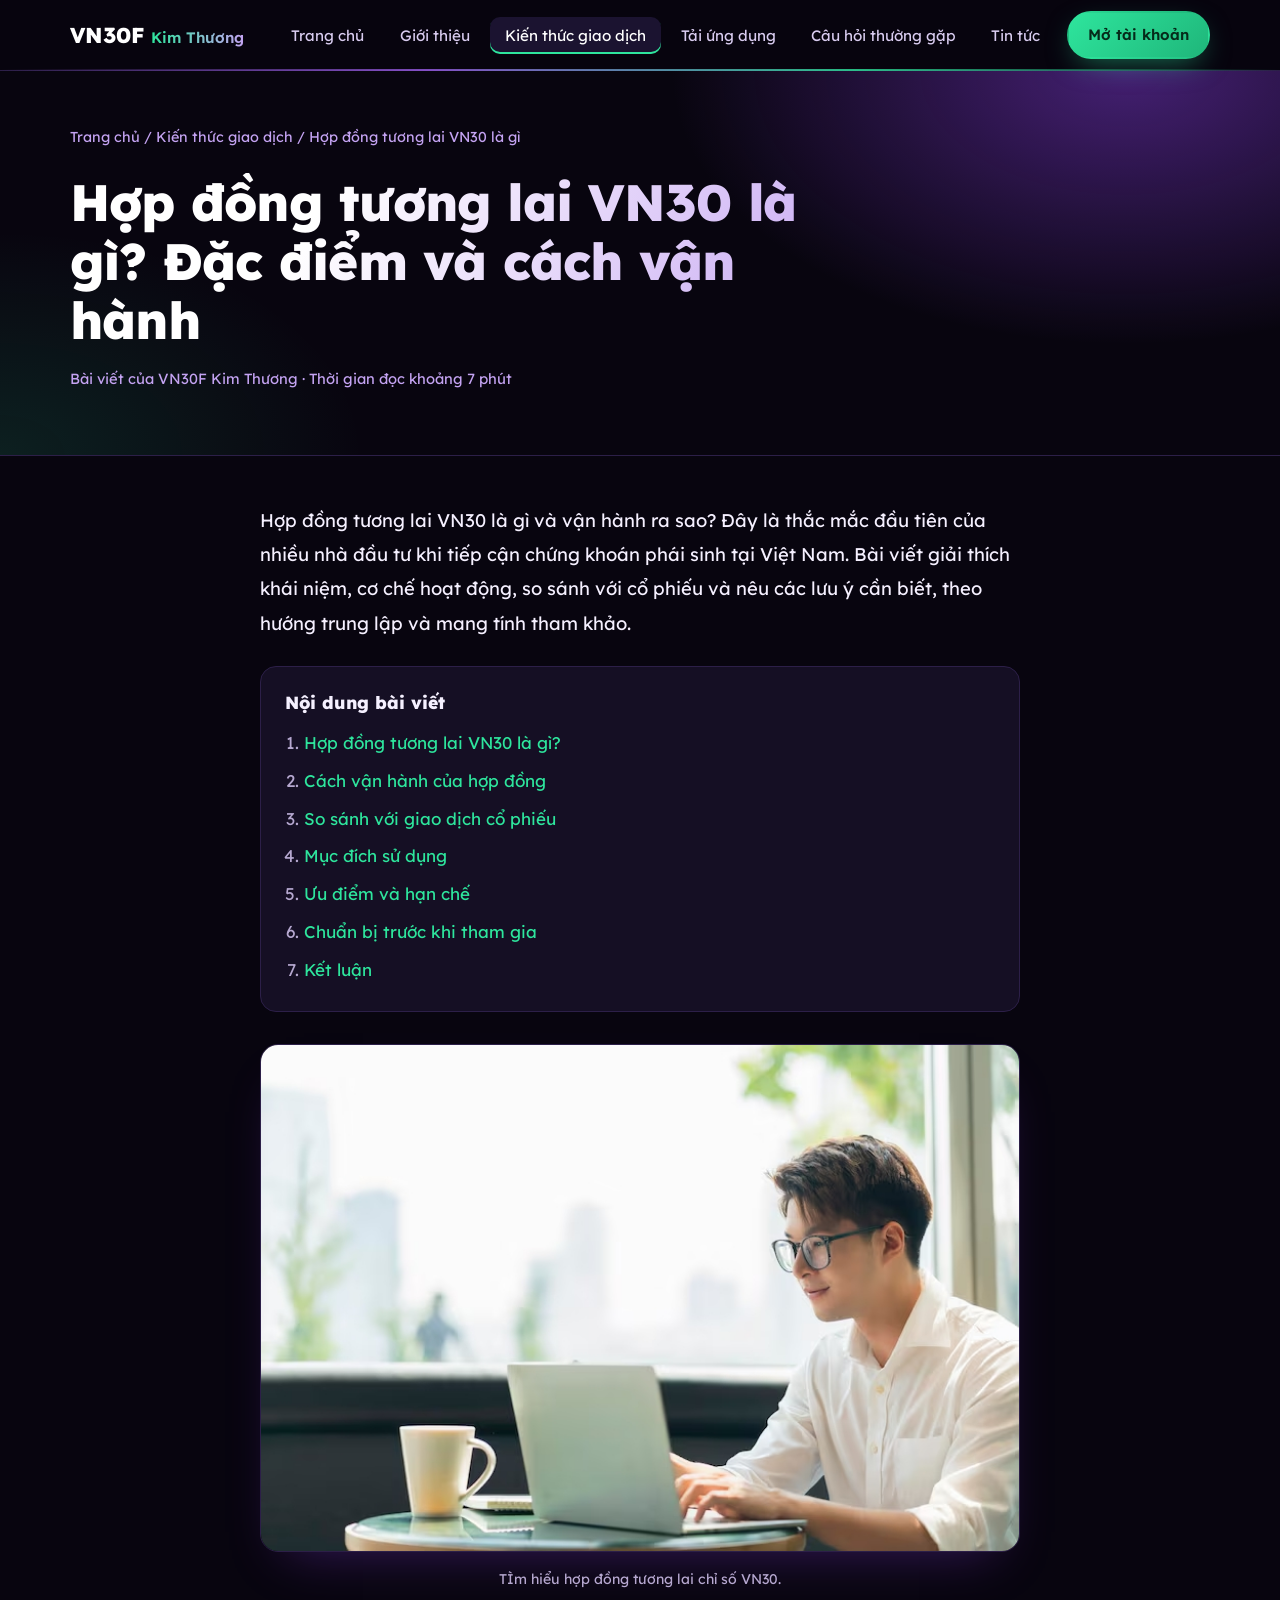
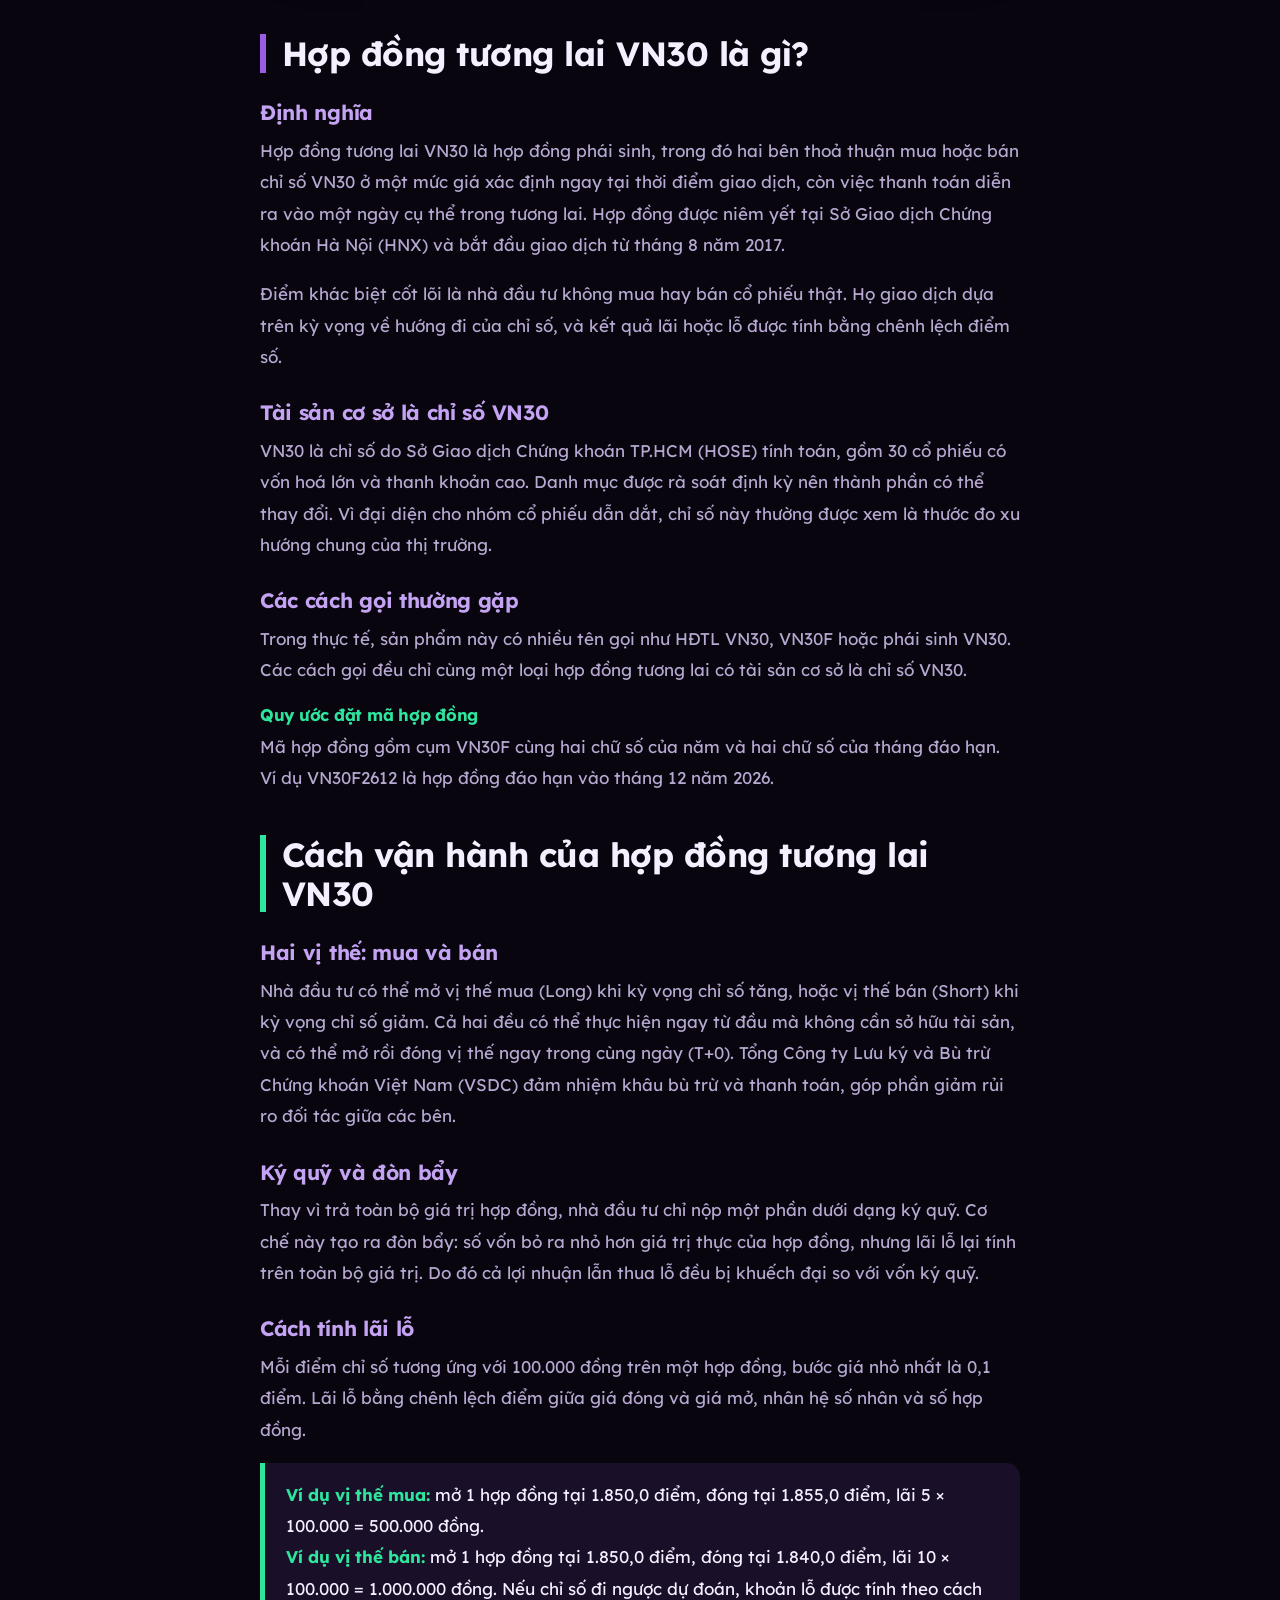
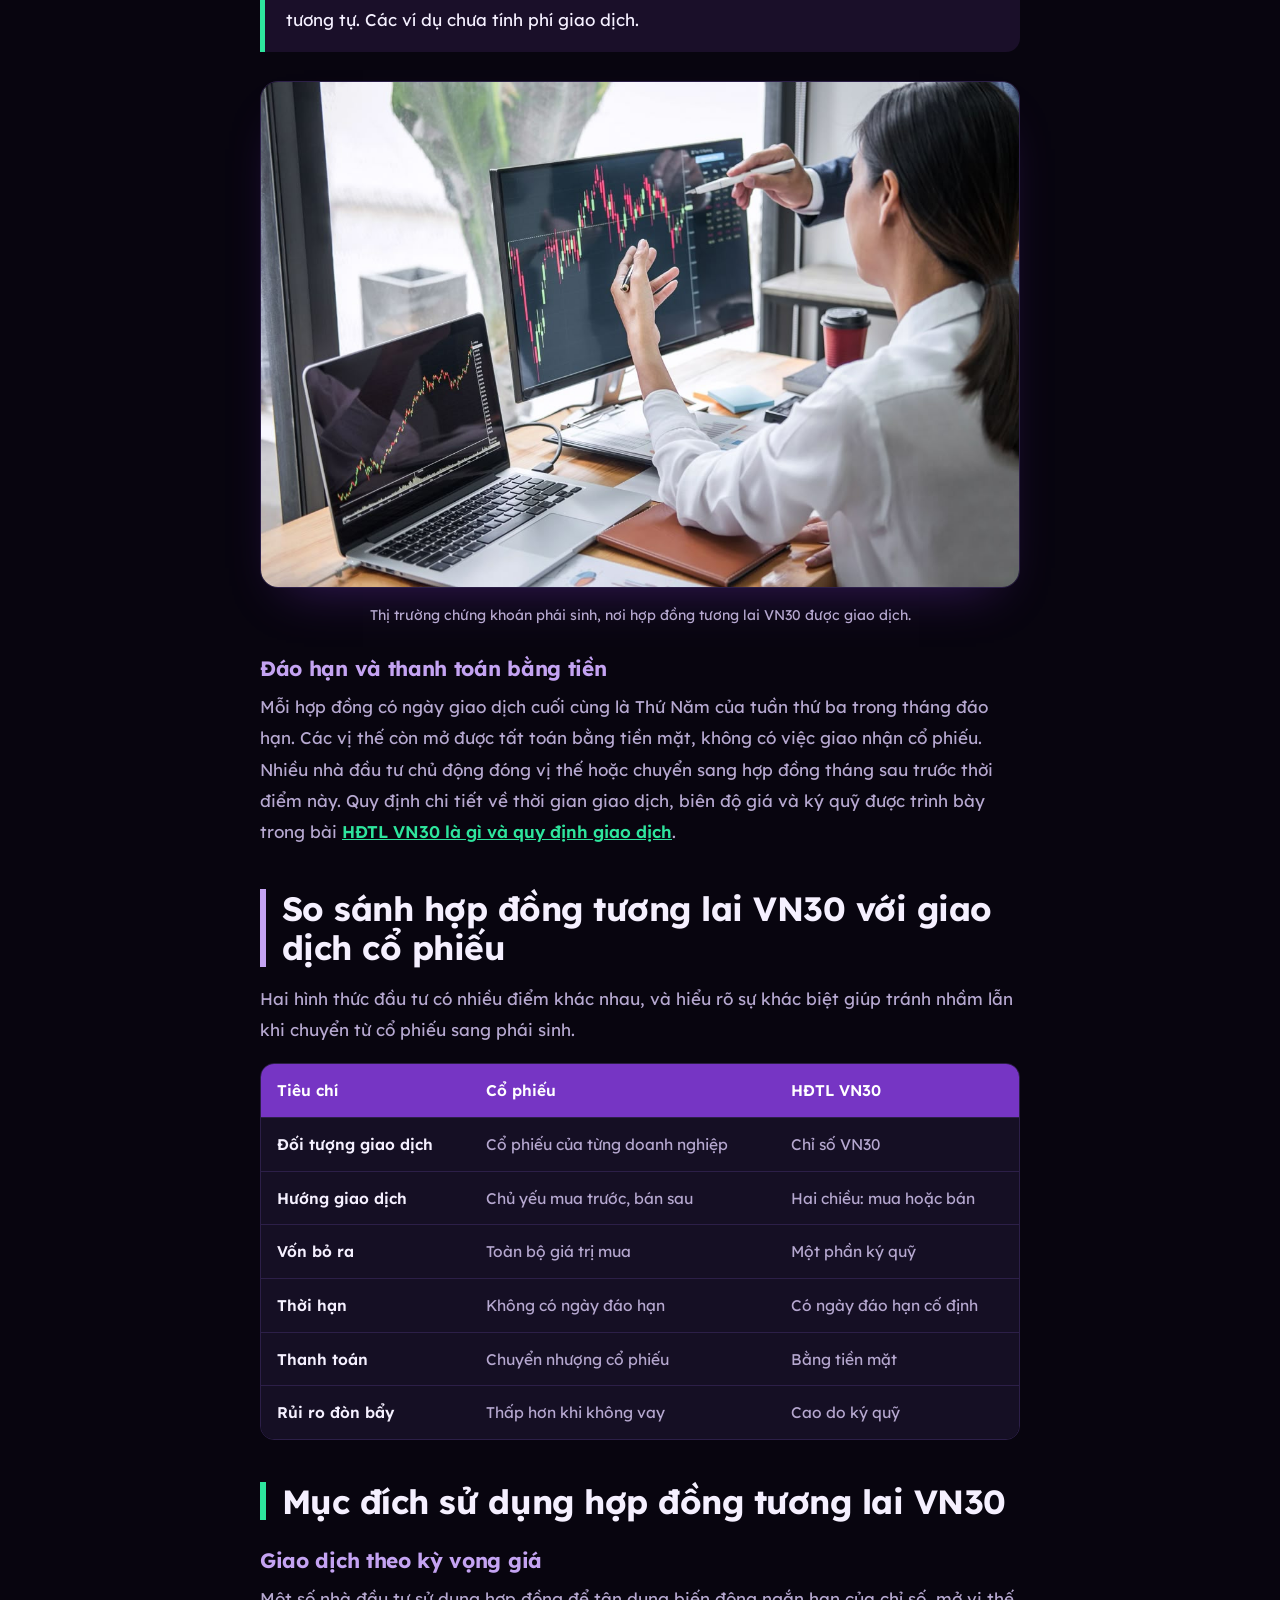
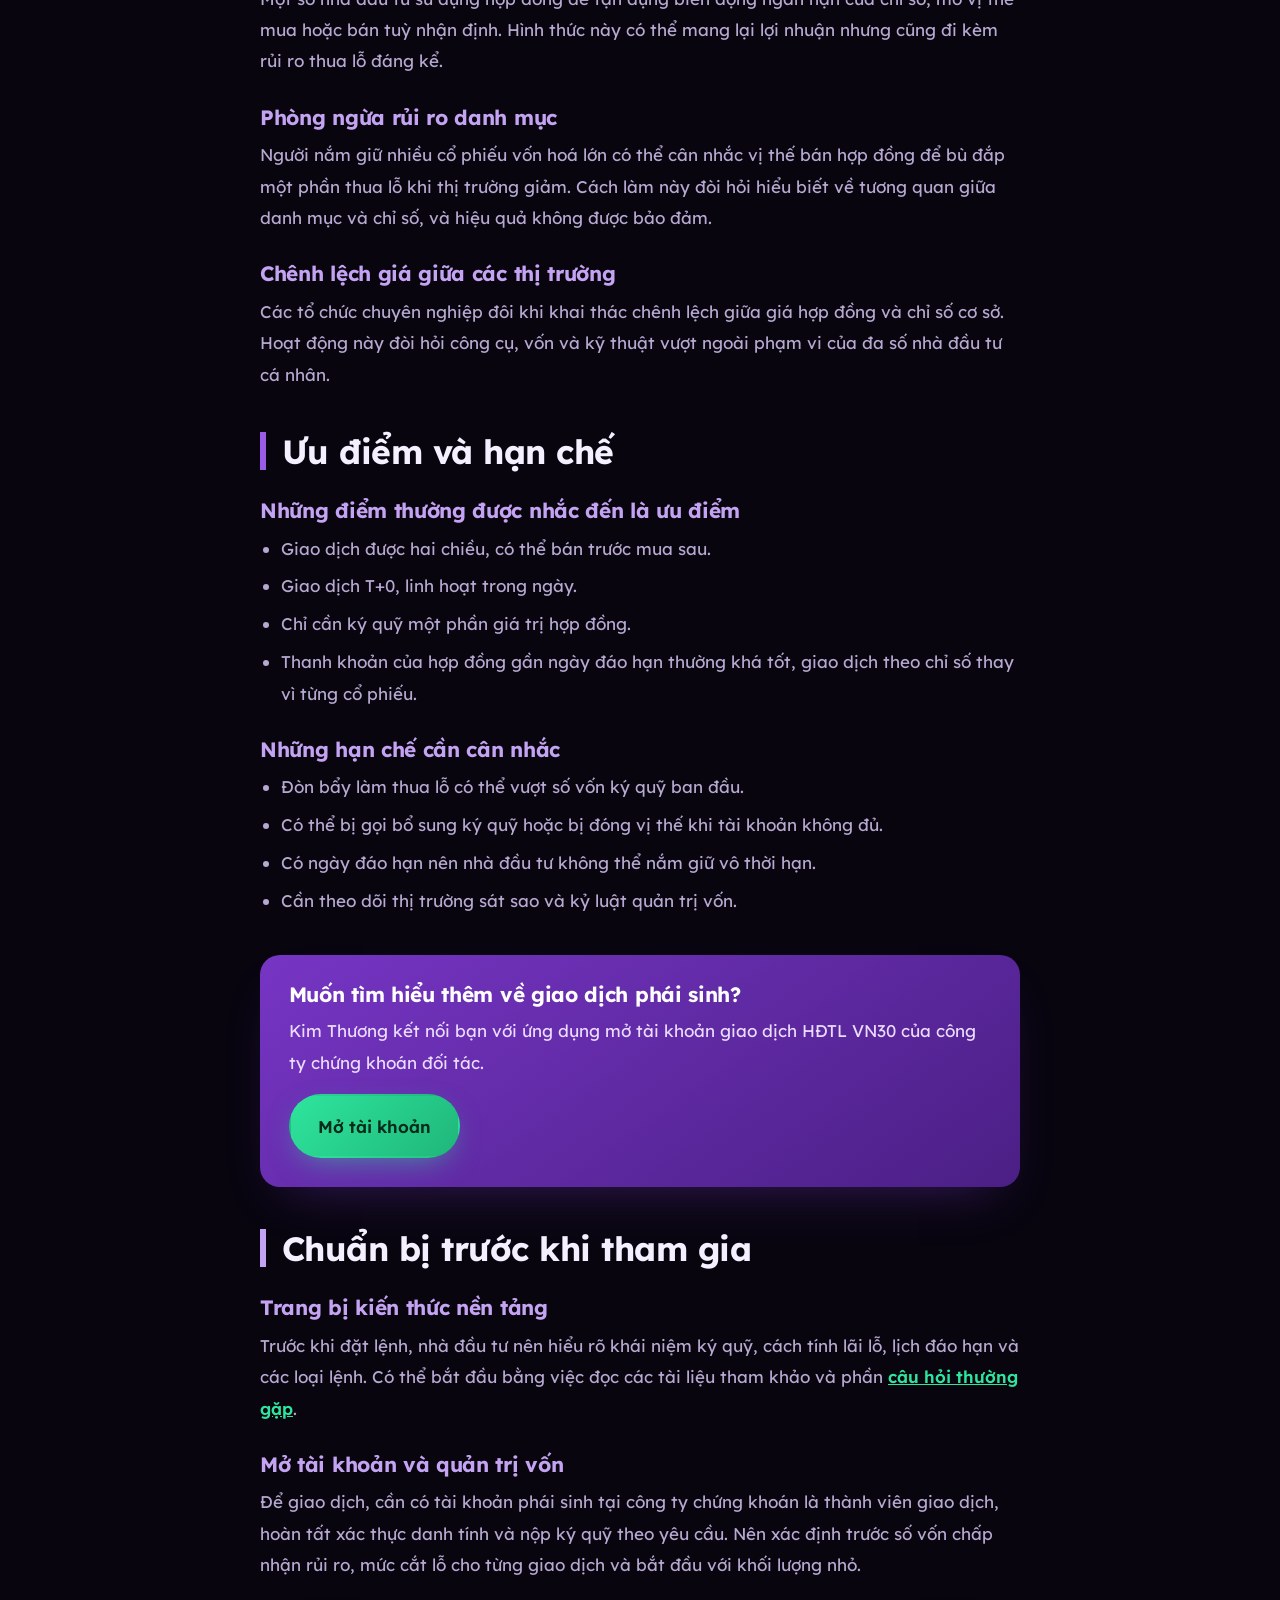
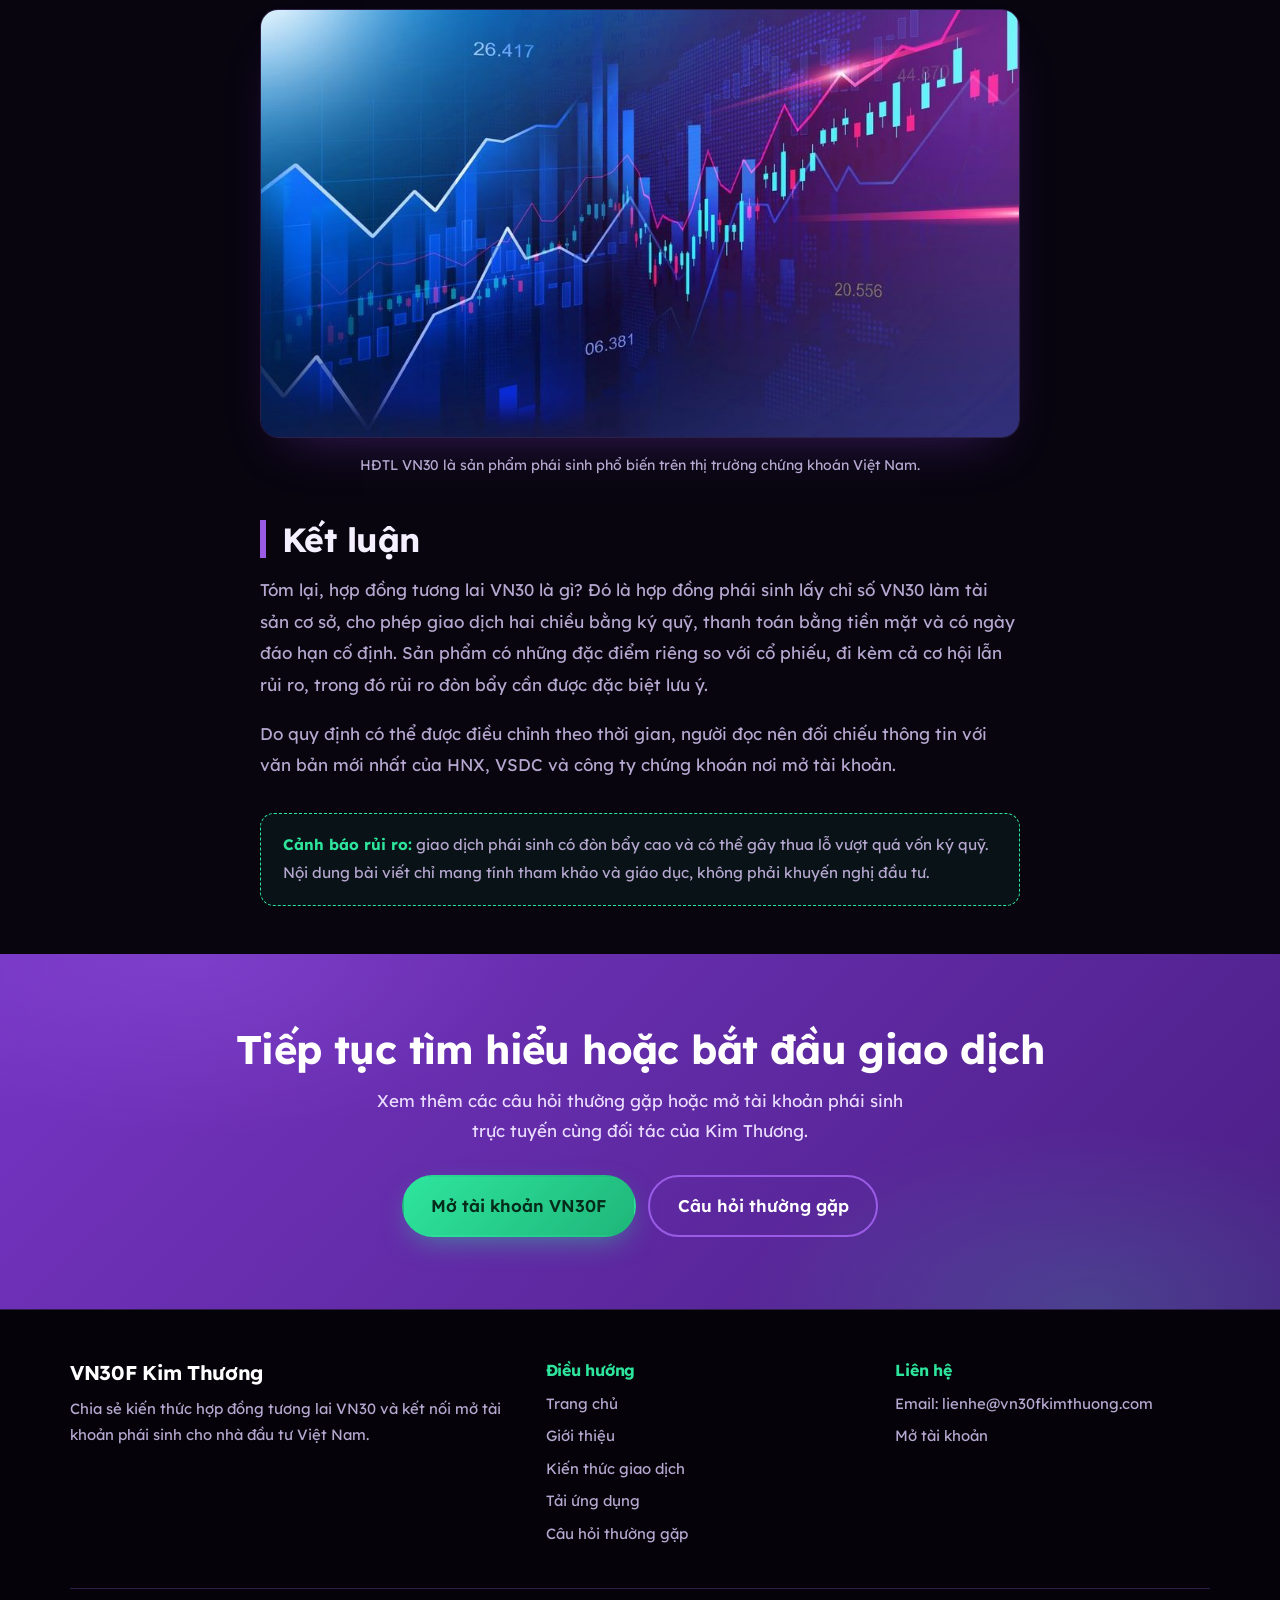
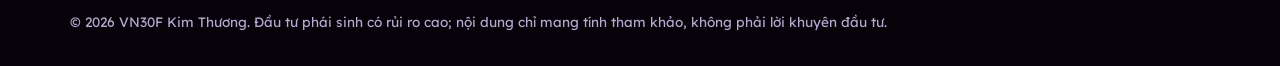
<file: bai-viet/kien-thuc/hop-dong-tuong-lai-vn30-la-gi.html>
<!DOCTYPE html>
<html lang="vi">
<head>
<meta charset="UTF-8">
<meta name="viewport" content="width=device-width, initial-scale=1">
<title>Hợp đồng tương lai VN30 là gì? Đặc điểm và cách vận hành</title>
<meta name="description" content="Hợp đồng tương lai VN30 là gì? Giải thích khái niệm, cách vận hành, ký quỹ, lãi lỗ và khác biệt so với cổ phiếu cho nhà đầu tư mới tìm hiểu phái sinh.">
<meta name="robots" content="index, follow">
<link rel="canonical" href="https://vn30fkimthuong.github.io/bai-viet/kien-thuc/hop-dong-tuong-lai-vn30-la-gi.html">
<meta property="og:title" content="Hợp đồng tương lai VN30 là gì? Đặc điểm và cách vận hành">
<meta property="og:description" content="Khái niệm, cách vận hành và đặc điểm của hợp đồng tương lai chỉ số VN30 dành cho nhà đầu tư mới.">
<meta property="og:type" content="article">
<meta property="og:image" content="https://vn30fkimthuong.github.io/images/hdtl-vn30-la-gi.jpg">
<meta property="article:published_time" content="2026-11-26">

<link rel="preconnect" href="https://fonts.googleapis.com">
<link rel="preconnect" href="https://fonts.gstatic.com" crossorigin>
<link href="https://fonts.googleapis.com/css2?family=Lexend:wght@400;500;600;700;800&display=swap" rel="stylesheet">
<link rel="stylesheet" href="../../theme/style.css">
</head>
<body>

<header>
  <div class="wrap nav">
    <a class="logo" href="../../index.html" aria-label="VN30F Kim Thương - trang chủ">VN30F <span>Kim Thương</span></a>
    <input type="checkbox" id="tog" aria-label="Mở menu">
    <label for="tog" class="burger" aria-hidden="true">☰</label>
    <nav aria-label="Menu chính">
      <ul>
        <li><a href="../../index.html">Trang chủ</a></li>
        <li><a href="../../gioi-thieu.html">Giới thiệu</a></li>
        <li><a href="../../kien-thuc-giao-dich.html" aria-current="page">Kiến thức giao dịch</a></li>
        <li><a href="../../tai-ung-dung.html">Tải ứng dụng</a></li>
        <li><a href="../../faq.html">Câu hỏi thường gặp</a></li>
        <li><a href="../../tin-tuc.html">Tin tức</a></li>
        <li><a class="btn sm" href="../../tai-ung-dung.html" target="_blank" rel="noopener">Mở tài khoản</a></li>
      </ul>
    </nav>
  </div>
</header>

<main>
<section class="page-hero">
  <div class="wrap">
    <p class="crumb"><a href="../../index.html">Trang chủ</a> / <a href="../../kien-thuc-giao-dich.html">Kiến thức giao dịch</a> / Hợp đồng tương lai VN30 là gì</p>
    <h1>Hợp đồng tương lai VN30 là gì? Đặc điểm và cách vận hành</h1>
    <p class="meta">Bài viết của VN30F Kim Thương · Thời gian đọc khoảng 7 phút</p>
  </div>
</section>

<article class="article">
  <p class="lead">Hợp đồng tương lai VN30 là gì và vận hành ra sao? Đây là thắc mắc đầu tiên của nhiều nhà đầu tư khi tiếp cận chứng khoán phái sinh tại Việt Nam. Bài viết giải thích khái niệm, cơ chế hoạt động, so sánh với cổ phiếu và nêu các lưu ý cần biết, theo hướng trung lập và mang tính tham khảo.</p>

  <div class="toc" role="navigation" aria-label="Mục lục">
    <h2>Nội dung bài viết</h2>
    <ol>
      <li><a href="#khai-niem">Hợp đồng tương lai VN30 là gì?</a></li>
      <li><a href="#van-hanh">Cách vận hành của hợp đồng</a></li>
      <li><a href="#so-sanh">So sánh với giao dịch cổ phiếu</a></li>
      <li><a href="#muc-dich">Mục đích sử dụng</a></li>
      <li><a href="#uu-nhuoc">Ưu điểm và hạn chế</a></li>
      <li><a href="#chuan-bi">Chuẩn bị trước khi tham gia</a></li>
      <li><a href="#ket-luan">Kết luận</a></li>
    </ol>
  </div>

  <figure>
    <img src="../../images/hdtl-vn30-la-gi.jpg" width="740" alt="Hình minh hoạ HĐTL VN30">
    <figcaption>TÌm hiểu hợp đồng tương lai chỉ số VN30.</figcaption>
  </figure>

  <h2 id="khai-niem">Hợp đồng tương lai VN30 là gì?</h2>
  <h3>Định nghĩa</h3>
  <p>Hợp đồng tương lai VN30 là hợp đồng phái sinh, trong đó hai bên thoả thuận mua hoặc bán chỉ số VN30 ở một mức giá xác định ngay tại thời điểm giao dịch, còn việc thanh toán diễn ra vào một ngày cụ thể trong tương lai. Hợp đồng được niêm yết tại Sở Giao dịch Chứng khoán Hà Nội (HNX) và bắt đầu giao dịch từ tháng 8 năm 2017.</p>
  <p>Điểm khác biệt cốt lõi là nhà đầu tư không mua hay bán cổ phiếu thật. Họ giao dịch dựa trên kỳ vọng về hướng đi của chỉ số, và kết quả lãi hoặc lỗ được tính bằng chênh lệch điểm số.</p>

  <h3>Tài sản cơ sở là chỉ số VN30</h3>
  <p>VN30 là chỉ số do Sở Giao dịch Chứng khoán TP.HCM (HOSE) tính toán, gồm 30 cổ phiếu có vốn hoá lớn và thanh khoản cao. Danh mục được rà soát định kỳ nên thành phần có thể thay đổi. Vì đại diện cho nhóm cổ phiếu dẫn dắt, chỉ số này thường được xem là thước đo xu hướng chung của thị trường.</p>

  <h3>Các cách gọi thường gặp</h3>
  <p>Trong thực tế, sản phẩm này có nhiều tên gọi như HĐTL VN30, VN30F hoặc phái sinh VN30. Các cách gọi đều chỉ cùng một loại hợp đồng tương lai có tài sản cơ sở là chỉ số VN30.</p>
  <h4>Quy ước đặt mã hợp đồng</h4>
  <p>Mã hợp đồng gồm cụm VN30F cùng hai chữ số của năm và hai chữ số của tháng đáo hạn. Ví dụ VN30F2612 là hợp đồng đáo hạn vào tháng 12 năm 2026.</p>

  <h2 id="van-hanh">Cách vận hành của hợp đồng tương lai VN30</h2>
  <h3>Hai vị thế: mua và bán</h3>
  <p>Nhà đầu tư có thể mở vị thế mua (Long) khi kỳ vọng chỉ số tăng, hoặc vị thế bán (Short) khi kỳ vọng chỉ số giảm. Cả hai đều có thể thực hiện ngay từ đầu mà không cần sở hữu tài sản, và có thể mở rồi đóng vị thế ngay trong cùng ngày (T+0). Tổng Công ty Lưu ký và Bù trừ Chứng khoán Việt Nam (VSDC) đảm nhiệm khâu bù trừ và thanh toán, góp phần giảm rủi ro đối tác giữa các bên.</p>

  <h3>Ký quỹ và đòn bẩy</h3>
  <p>Thay vì trả toàn bộ giá trị hợp đồng, nhà đầu tư chỉ nộp một phần dưới dạng ký quỹ. Cơ chế này tạo ra đòn bẩy: số vốn bỏ ra nhỏ hơn giá trị thực của hợp đồng, nhưng lãi lỗ lại tính trên toàn bộ giá trị. Do đó cả lợi nhuận lẫn thua lỗ đều bị khuếch đại so với vốn ký quỹ.</p>

  <h3>Cách tính lãi lỗ</h3>
  <p>Mỗi điểm chỉ số tương ứng với 100.000 đồng trên một hợp đồng, bước giá nhỏ nhất là 0,1 điểm. Lãi lỗ bằng chênh lệch điểm giữa giá đóng và giá mở, nhân hệ số nhân và số hợp đồng.</p>
  <p class="ex"><b>Ví dụ vị thế mua:</b> mở 1 hợp đồng tại 1.850,0 điểm, đóng tại 1.855,0 điểm, lãi 5 × 100.000 = 500.000 đồng.<br><b>Ví dụ vị thế bán:</b> mở 1 hợp đồng tại 1.850,0 điểm, đóng tại 1.840,0 điểm, lãi 10 × 100.000 = 1.000.000 đồng. Nếu chỉ số đi ngược dự đoán, khoản lỗ được tính theo cách tương tự. Các ví dụ chưa tính phí giao dịch.</p>

  <figure>
    <img src="../../images/chungkhoanphaisinh.jpg" width="740" alt="Tổng quan thị trường chứng khoán phái sinh tại Việt Nam" loading="lazy">
    <figcaption>Thị trường chứng khoán phái sinh, nơi hợp đồng tương lai VN30 được giao dịch.</figcaption>
  </figure>

  <h3>Đáo hạn và thanh toán bằng tiền</h3>
  <p>Mỗi hợp đồng có ngày giao dịch cuối cùng là Thứ Năm của tuần thứ ba trong tháng đáo hạn. Các vị thế còn mở được tất toán bằng tiền mặt, không có việc giao nhận cổ phiếu. Nhiều nhà đầu tư chủ động đóng vị thế hoặc chuyển sang hợp đồng tháng sau trước thời điểm này. Quy định chi tiết về thời gian giao dịch, biên độ giá và ký quỹ được trình bày trong bài <a class="in" href="hdtl-vn30-la-gi.html">HĐTL VN30 là gì và quy định giao dịch</a>.</p>

  <h2 id="so-sanh">So sánh hợp đồng tương lai VN30 với giao dịch cổ phiếu</h2>
  <p>Hai hình thức đầu tư có nhiều điểm khác nhau, và hiểu rõ sự khác biệt giúp tránh nhầm lẫn khi chuyển từ cổ phiếu sang phái sinh.</p>
  <div class="tbl">
  <table>
    <thead><tr><th>Tiêu chí</th><th>Cổ phiếu</th><th>HĐTL VN30</th></tr></thead>
    <tbody>
      <tr><td>Đối tượng giao dịch</td><td>Cổ phiếu của từng doanh nghiệp</td><td>Chỉ số VN30</td></tr>
      <tr><td>Hướng giao dịch</td><td>Chủ yếu mua trước, bán sau</td><td>Hai chiều: mua hoặc bán</td></tr>
      <tr><td>Vốn bỏ ra</td><td>Toàn bộ giá trị mua</td><td>Một phần ký quỹ</td></tr>
      <tr><td>Thời hạn</td><td>Không có ngày đáo hạn</td><td>Có ngày đáo hạn cố định</td></tr>
      <tr><td>Thanh toán</td><td>Chuyển nhượng cổ phiếu</td><td>Bằng tiền mặt</td></tr>
      <tr><td>Rủi ro đòn bẩy</td><td>Thấp hơn khi không vay</td><td>Cao do ký quỹ</td></tr>
    </tbody>
  </table>
  </div>

  <h2 id="muc-dich">Mục đích sử dụng hợp đồng tương lai VN30</h2>
  <h3>Giao dịch theo kỳ vọng giá</h3>
  <p>Một số nhà đầu tư sử dụng hợp đồng để tận dụng biến động ngắn hạn của chỉ số, mở vị thế mua hoặc bán tuỳ nhận định. Hình thức này có thể mang lại lợi nhuận nhưng cũng đi kèm rủi ro thua lỗ đáng kể.</p>
  <h3>Phòng ngừa rủi ro danh mục</h3>
  <p>Người nắm giữ nhiều cổ phiếu vốn hoá lớn có thể cân nhắc vị thế bán hợp đồng để bù đắp một phần thua lỗ khi thị trường giảm. Cách làm này đòi hỏi hiểu biết về tương quan giữa danh mục và chỉ số, và hiệu quả không được bảo đảm.</p>
  <h3>Chênh lệch giá giữa các thị trường</h3>
  <p>Các tổ chức chuyên nghiệp đôi khi khai thác chênh lệch giữa giá hợp đồng và chỉ số cơ sở. Hoạt động này đòi hỏi công cụ, vốn và kỹ thuật vượt ngoài phạm vi của đa số nhà đầu tư cá nhân.</p>

  <h2 id="uu-nhuoc">Ưu điểm và hạn chế</h2>
  <h3>Những điểm thường được nhắc đến là ưu điểm</h3>
  <ul>
    <li>Giao dịch được hai chiều, có thể bán trước mua sau.</li>
    <li>Giao dịch T+0, linh hoạt trong ngày.</li>
    <li>Chỉ cần ký quỹ một phần giá trị hợp đồng.</li>
    <li>Thanh khoản của hợp đồng gần ngày đáo hạn thường khá tốt, giao dịch theo chỉ số thay vì từng cổ phiếu.</li>
  </ul>
  <h3>Những hạn chế cần cân nhắc</h3>
  <ul>
    <li>Đòn bẩy làm thua lỗ có thể vượt số vốn ký quỹ ban đầu.</li>
    <li>Có thể bị gọi bổ sung ký quỹ hoặc bị đóng vị thế khi tài khoản không đủ.</li>
    <li>Có ngày đáo hạn nên nhà đầu tư không thể nắm giữ vô thời hạn.</li>
    <li>Cần theo dõi thị trường sát sao và kỷ luật quản trị vốn.</li>
  </ul>

  <div class="cta-box">
    <h3>Muốn tìm hiểu thêm về giao dịch phái sinh?</h3>
    <p>Kim Thương kết nối bạn với ứng dụng mở tài khoản giao dịch HĐTL VN30 của công ty chứng khoán đối tác.</p>
    <a class="btn" href="../../tai-ung-dung.html" target="_blank" rel="noopener">Mở tài khoản</a>
  </div>

  <h2 id="chuan-bi">Chuẩn bị trước khi tham gia</h2>
  <h3>Trang bị kiến thức nền tảng</h3>
  <p>Trước khi đặt lệnh, nhà đầu tư nên hiểu rõ khái niệm ký quỹ, cách tính lãi lỗ, lịch đáo hạn và các loại lệnh. Có thể bắt đầu bằng việc đọc các tài liệu tham khảo và phần <a class="in" href="../../faq.html">câu hỏi thường gặp</a>.</p>
  <h3>Mở tài khoản và quản trị vốn</h3>
  <p>Để giao dịch, cần có tài khoản phái sinh tại công ty chứng khoán là thành viên giao dịch, hoàn tất xác thực danh tính và nộp ký quỹ theo yêu cầu. Nên xác định trước số vốn chấp nhận rủi ro, mức cắt lỗ cho từng giao dịch và bắt đầu với khối lượng nhỏ.</p>

  <figure>
    <img src="../../images/hdtl-vn30.jpg" width="740" alt="HĐTL VN30 trên thị trường chứng khoán Việt Nam" loading="lazy">
    <figcaption>HĐTL VN30 là sản phẩm phái sinh phổ biến trên thị trường chứng khoán Việt Nam.</figcaption>
  </figure>

  <h2 id="ket-luan">Kết luận</h2>
  <p>Tóm lại, hợp đồng tương lai VN30 là gì? Đó là hợp đồng phái sinh lấy chỉ số VN30 làm tài sản cơ sở, cho phép giao dịch hai chiều bằng ký quỹ, thanh toán bằng tiền mặt và có ngày đáo hạn cố định. Sản phẩm có những đặc điểm riêng so với cổ phiếu, đi kèm cả cơ hội lẫn rủi ro, trong đó rủi ro đòn bẩy cần được đặc biệt lưu ý.</p>
  <p>Do quy định có thể được điều chỉnh theo thời gian, người đọc nên đối chiếu thông tin với văn bản mới nhất của HNX, VSDC và công ty chứng khoán nơi mở tài khoản.</p>

  <p class="warn"><b>Cảnh báo rủi ro:</b> giao dịch phái sinh có đòn bẩy cao và có thể gây thua lỗ vượt quá vốn ký quỹ. Nội dung bài viết chỉ mang tính tham khảo và giáo dục, không phải khuyến nghị đầu tư.</p>
</article>

<section class="final">
  <div class="wrap">
    <h2>Tiếp tục tìm hiểu hoặc bắt đầu giao dịch</h2>
    <p>Xem thêm các câu hỏi thường gặp hoặc mở tài khoản phái sinh trực tuyến cùng đối tác của Kim Thương.</p>
    <div class="cta">
      <a class="btn" href="../../tai-ung-dung.html" target="_blank" rel="noopener">Mở tài khoản VN30F</a>
      <a class="btn ghost" href="../../faq.html">Câu hỏi thường gặp</a>
    </div>
  </div>
</section>
</main>

<footer>
  <div class="wrap">
    <div>
      <h3>VN30F Kim Thương</h3>
      <p>Chia sẻ kiến thức hợp đồng tương lai VN30 và kết nối mở tài khoản phái sinh cho nhà đầu tư Việt Nam.</p>
    </div>
    <div>
      <h4>Điều hướng</h4>
      <ul><li><a href="../../index.html">Trang chủ</a></li><li><a href="../../gioi-thieu.html">Giới thiệu</a></li><li><a href="../../kien-thuc-giao-dich.html">Kiến thức giao dịch</a></li><li><a href="../../tai-ung-dung.html">Tải ứng dụng</a></li><li><a href="../../faq.html">Câu hỏi thường gặp</a></li></ul>
    </div>
    <div>
      <h4>Liên hệ</h4>
      <ul><li>Email: lienhe@vn30fkimthuong.com</li><li><a href="../../tai-ung-dung.html" target="_blank" rel="noopener">Mở tài khoản</a></li></ul>
    </div>
    <p class="copy">© 2026 VN30F Kim Thương. Đầu tư phái sinh có rủi ro cao; nội dung chỉ mang tính tham khảo, không phải lời khuyên đầu tư.</p>
  </div>
</footer>

<script src="../../theme/main.js" defer></script>
</body>
</html>
</file>
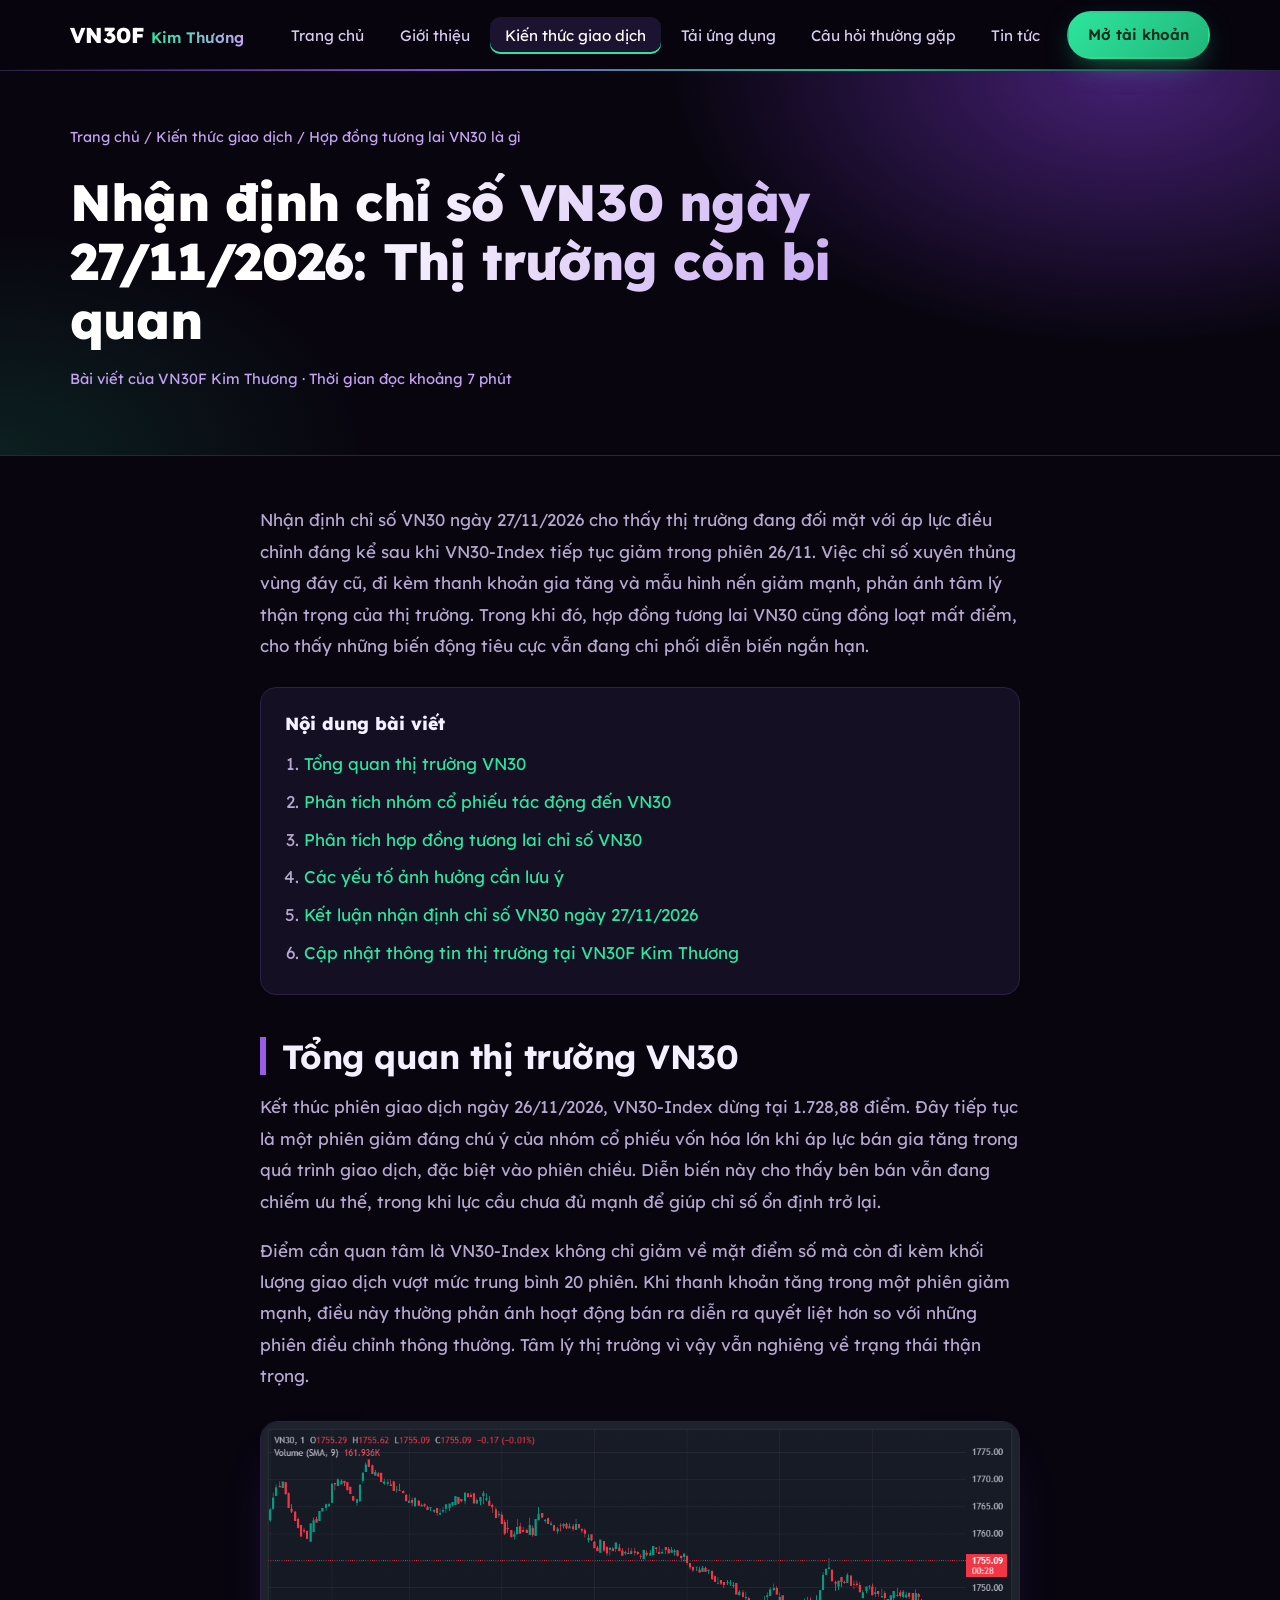
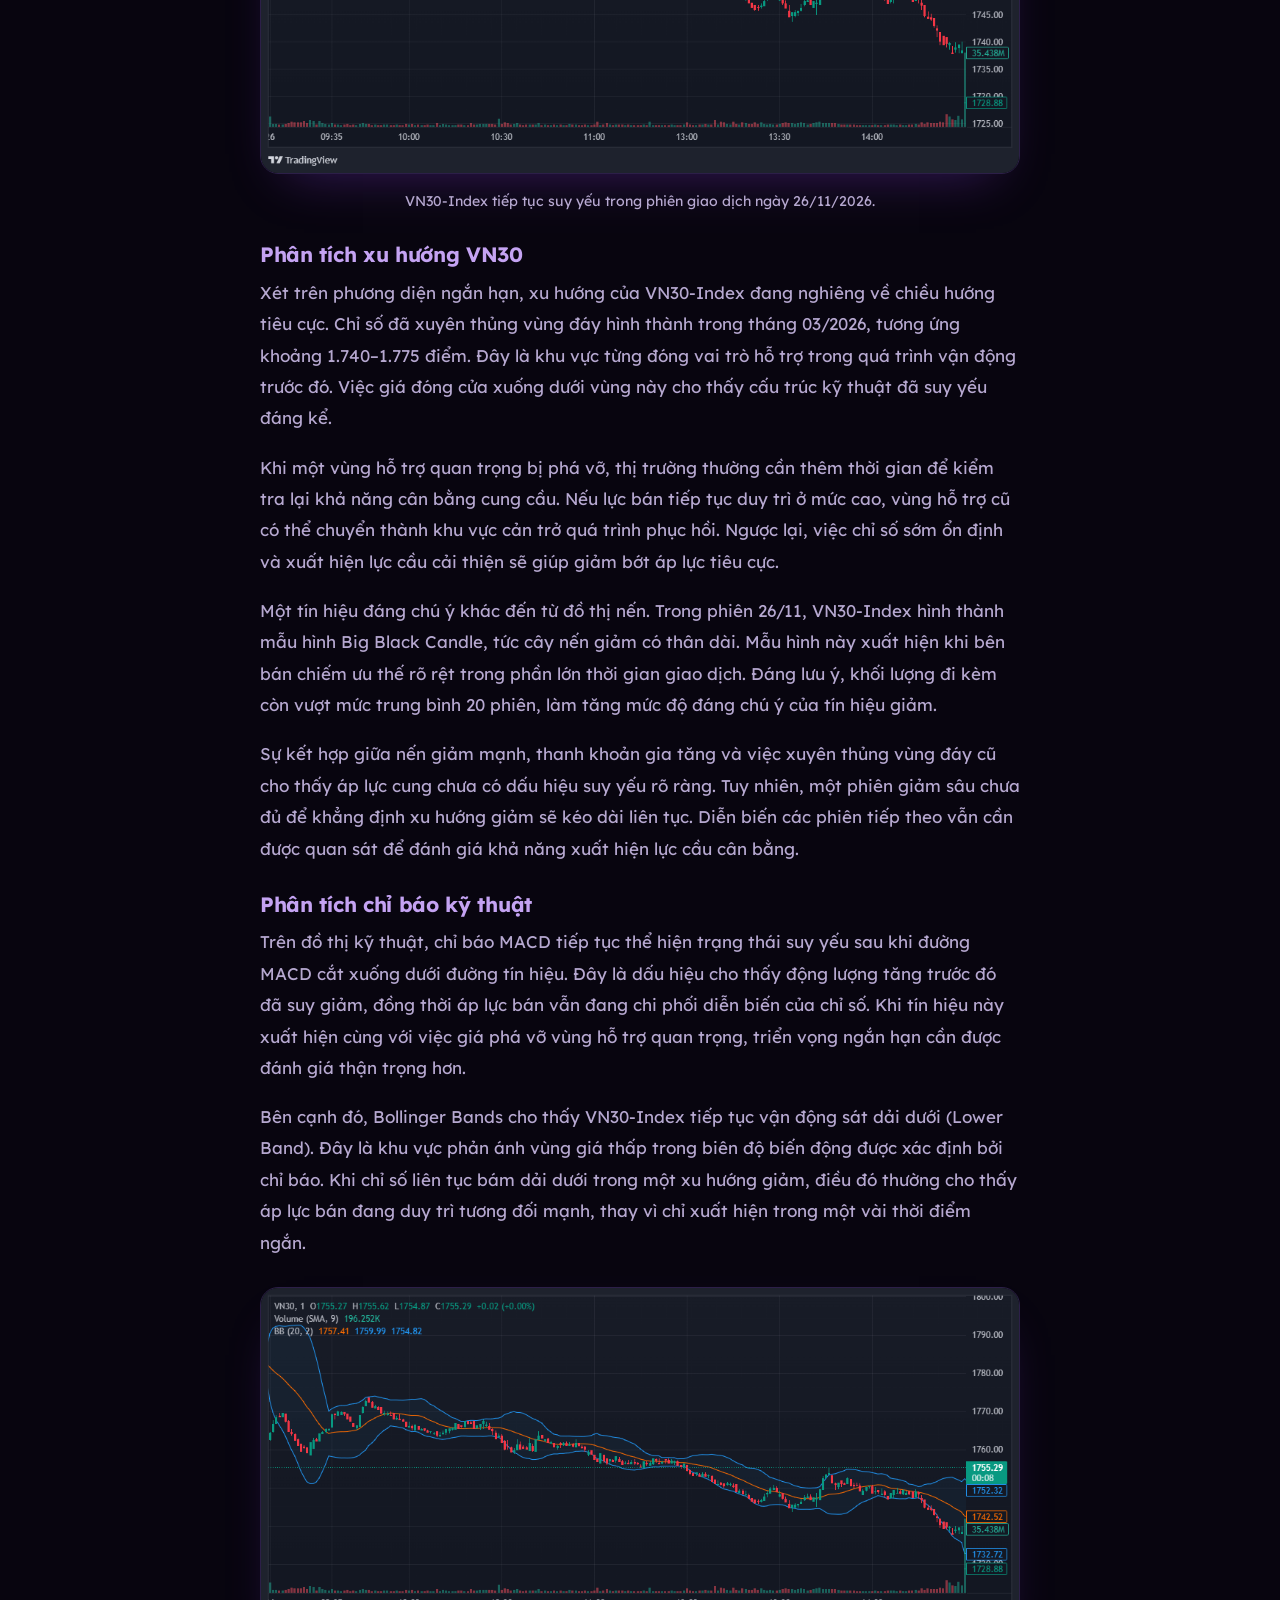
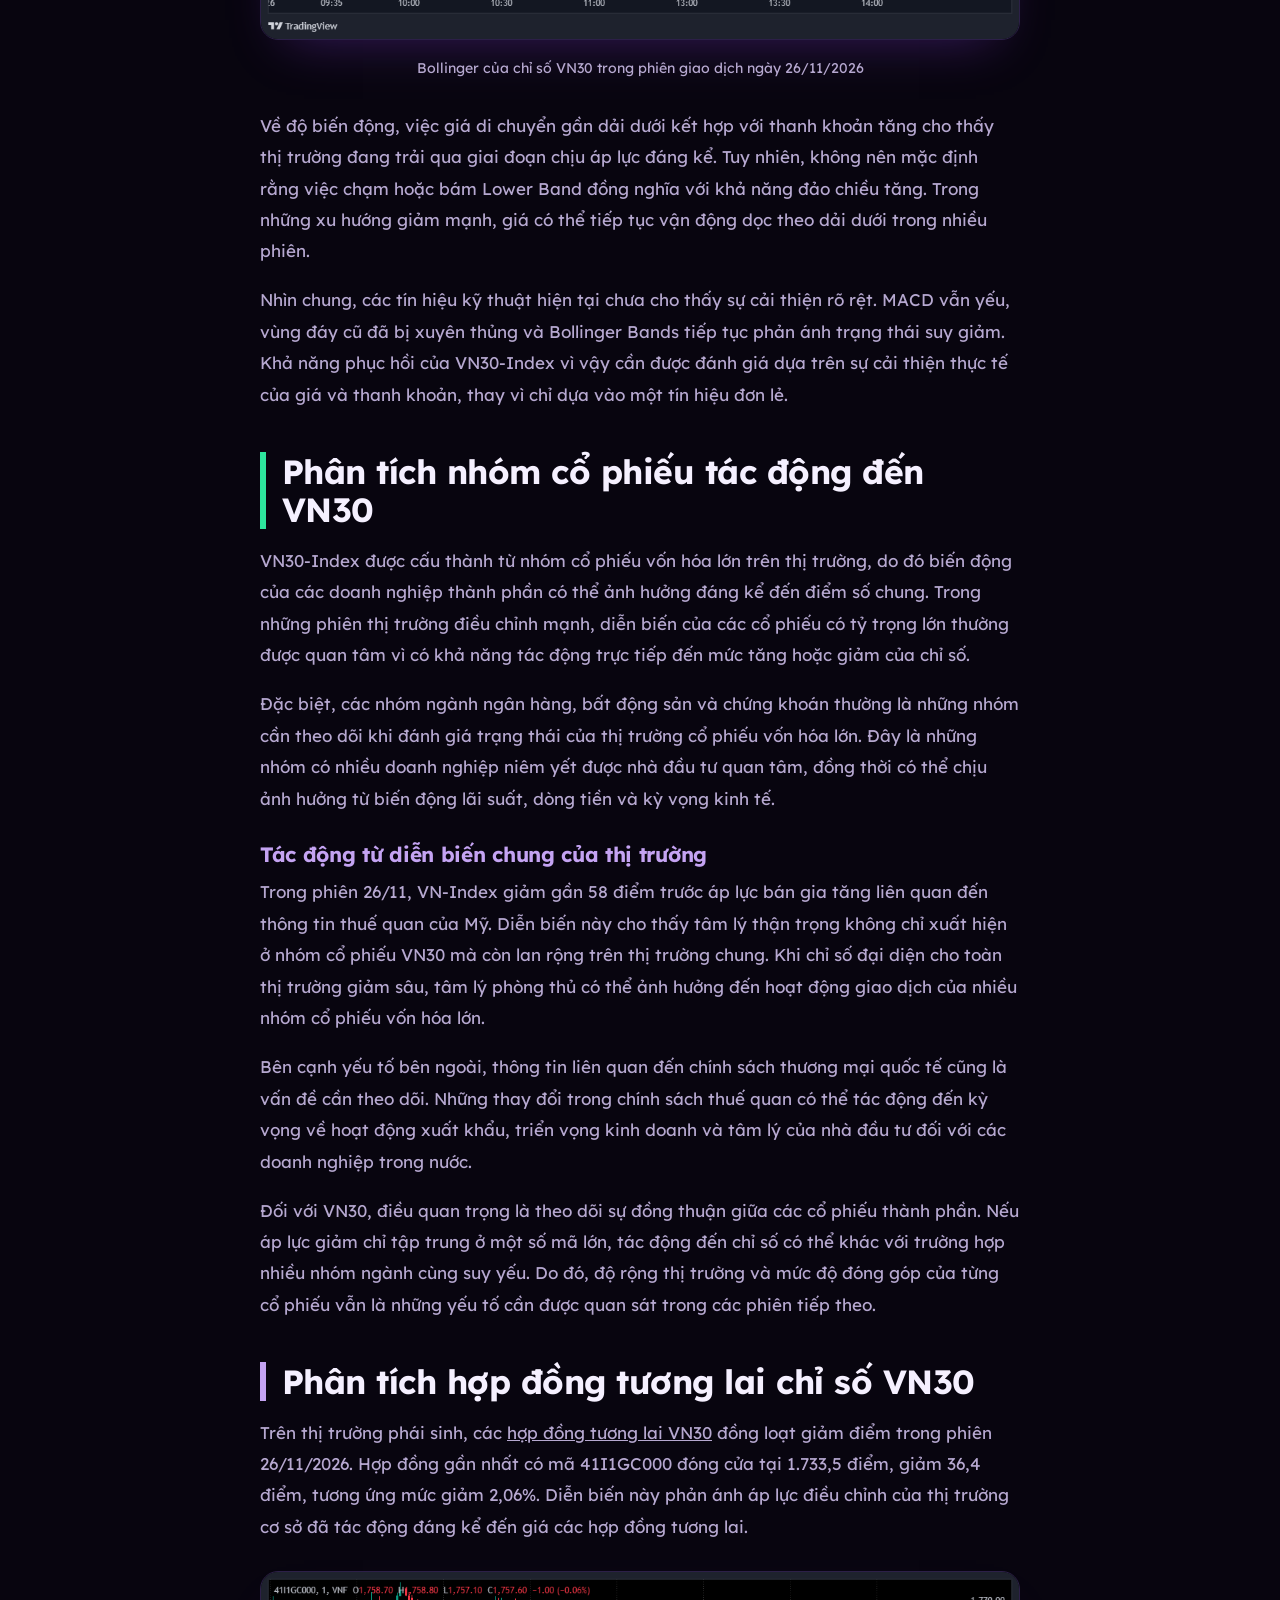
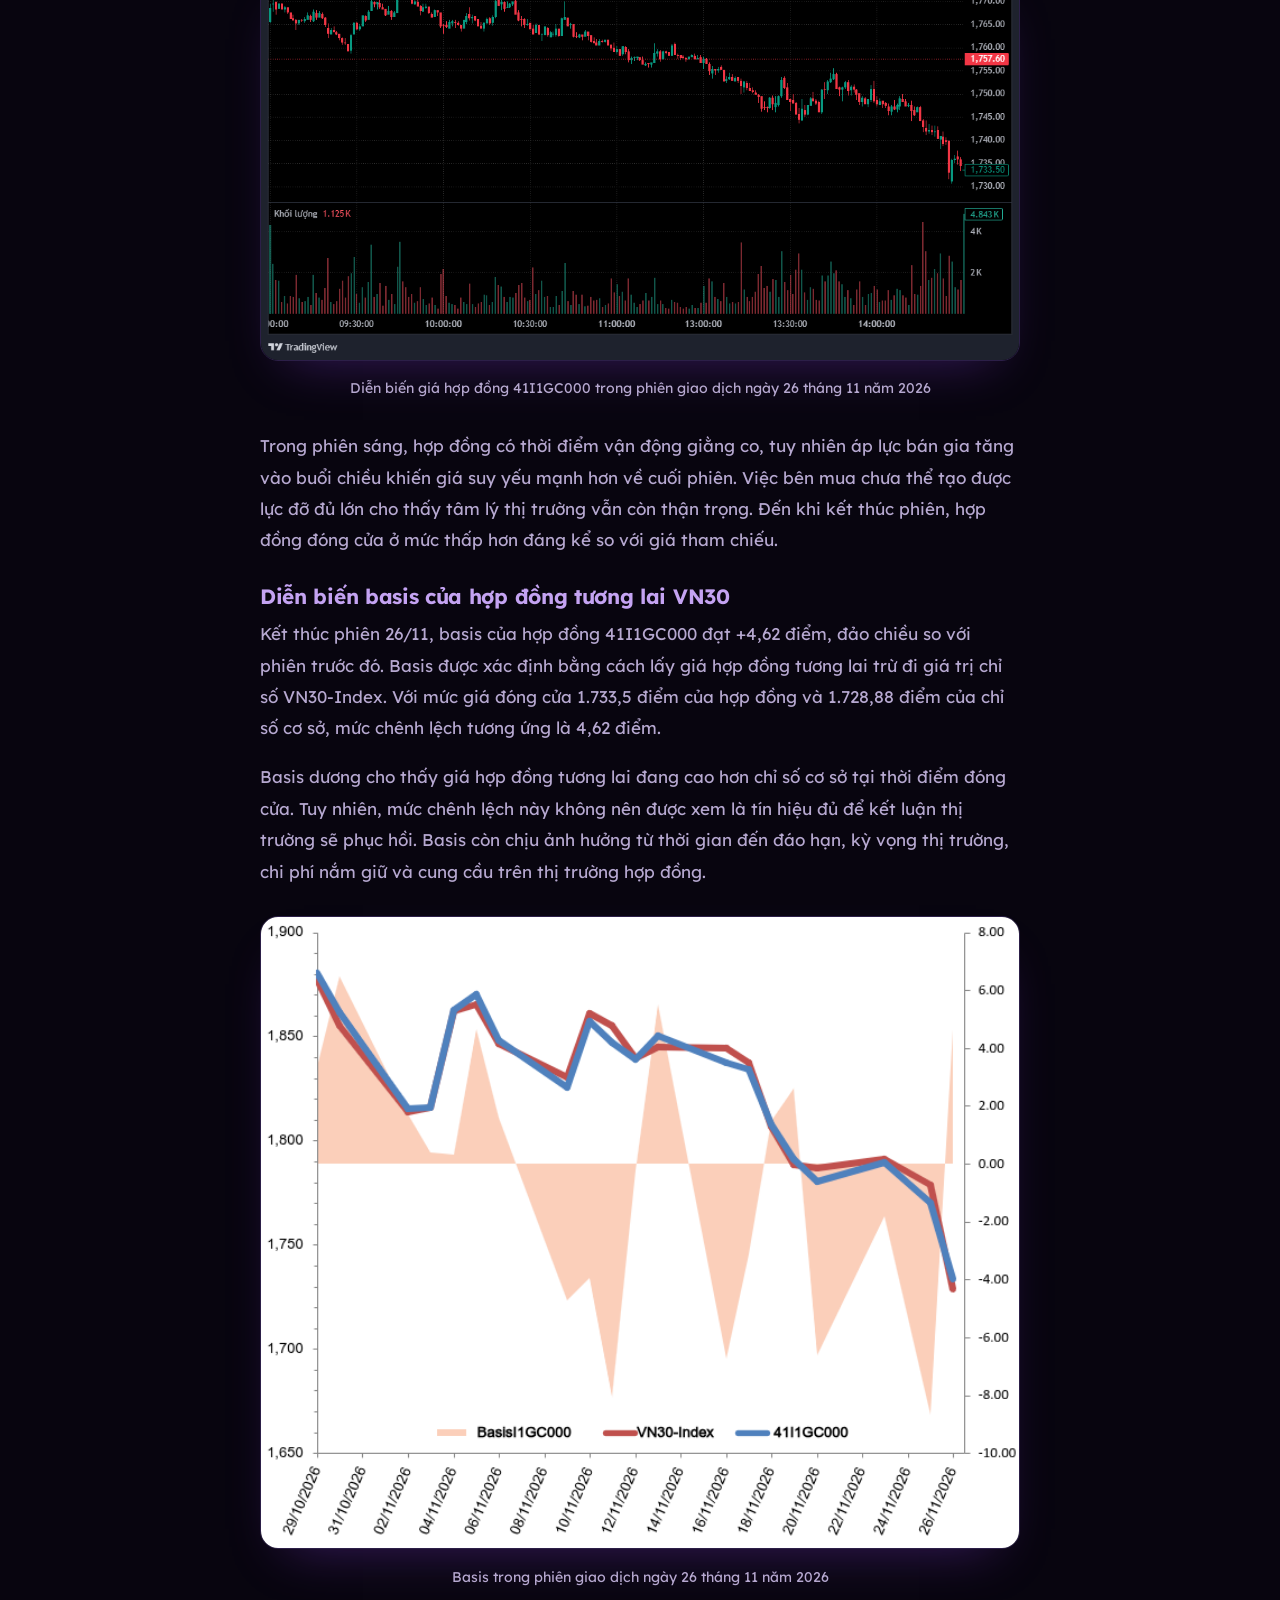
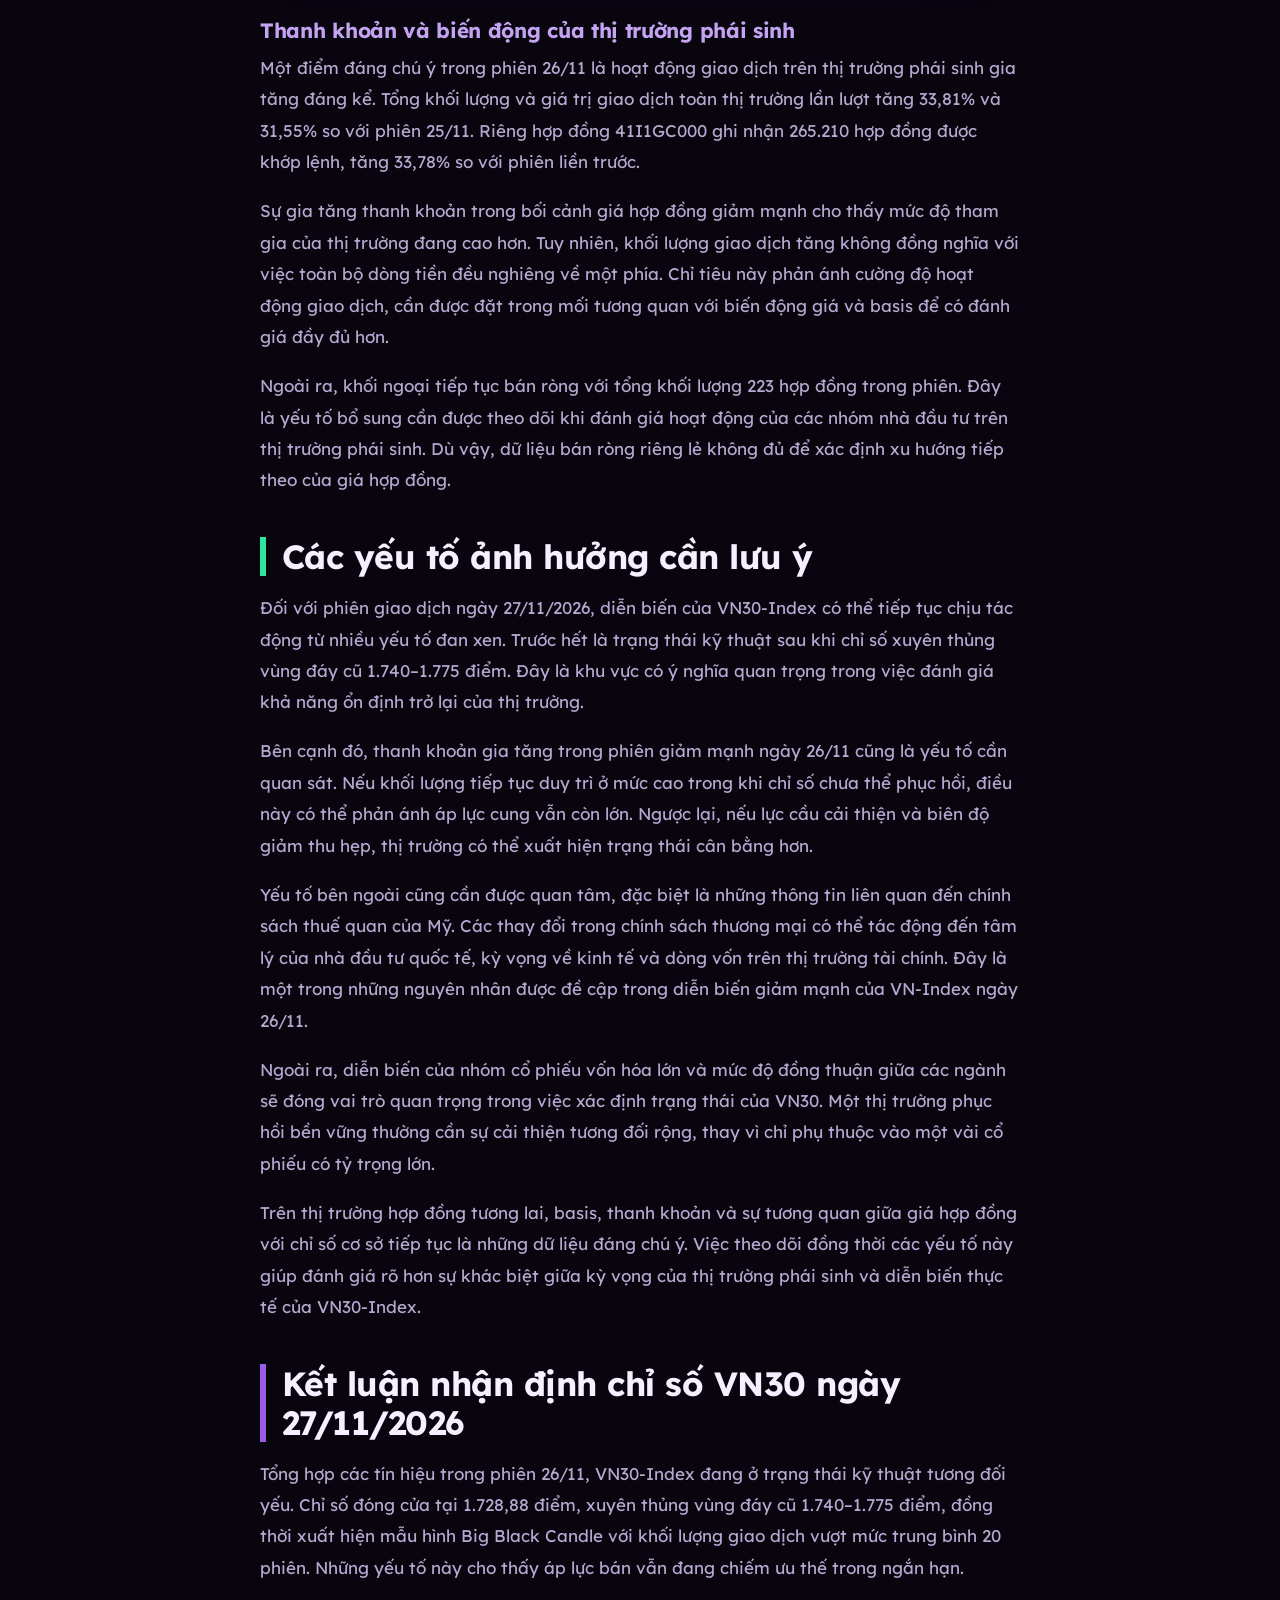
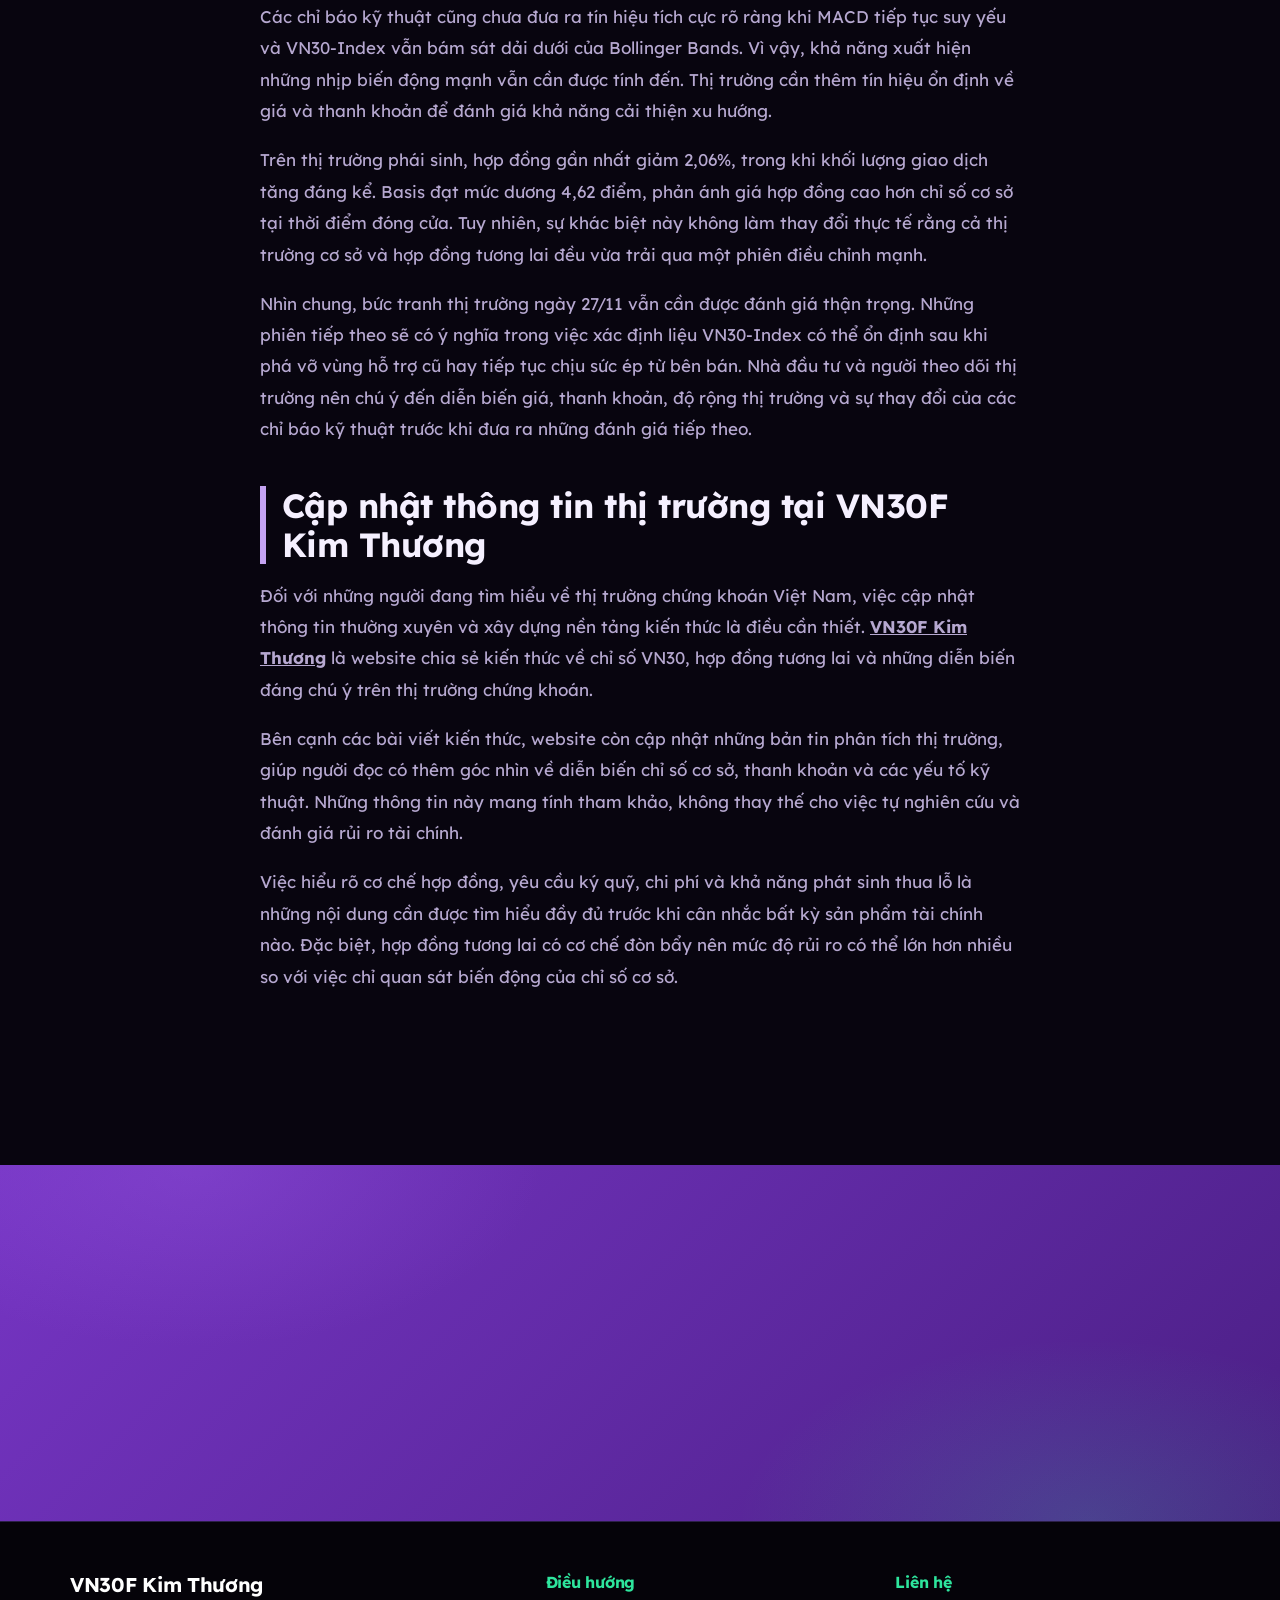
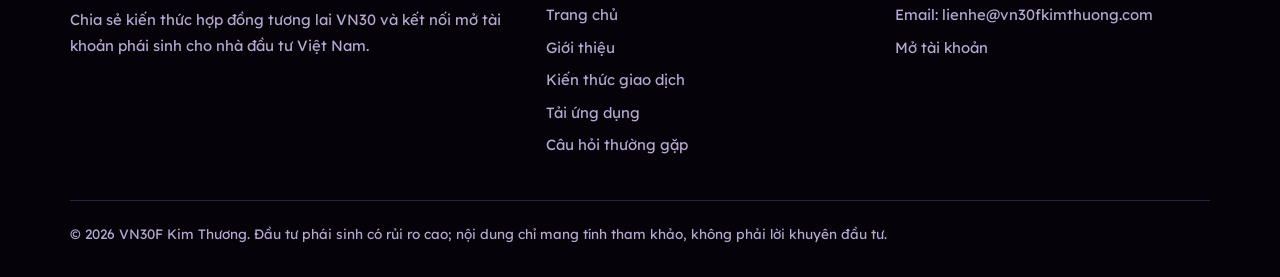
<file: bai-viet/nhan-dinh/nhan-dinh-vn30-27-11-26.html>
<!DOCTYPE html>
<html lang="vi">
<head>
<meta charset="UTF-8">
<meta name="viewport" content="width=device-width, initial-scale=1">
<title>Nhận định chỉ số VN30 ngày 27/11/2026: Thị trường còn bi quan</title>
<meta name="description" content="Nhận định chỉ số VN30 ngày 27/11/2026: Chỉ số thủng vùng hỗ trợ cũ, thanh khoản tăng cao và áp lực bán tiếp tục chi phối xu hướng ngắn hạn.">
<meta name="keywords" content="nhận định chỉ số VN30, VN30 hôm nay, VN30 27/11/2026, hợp đồng tương lai VN30, VN30F1M, thị trường phái sinh">
<meta name="robots" content="index, follow">

<link rel="canonical" href="https://vn30fkimthuong.github.io/bai-viet/nhan-dinh/nhan-dinh-vn30-27-11-26.html">
<meta property="og:title" content="Nhận định chỉ số VN30 ngày 27/11/2026: Thị trường còn bi quan">
<meta property="og:description" content="Khái niệm, cách vận hành và đặc điểm của hợp đồng tương lai chỉ số VN30 dành cho nhà đầu tư mới.">
<meta property="og:type" content="article">
<meta property="og:image" content="https://vn30fkimthuong.github.io/images/nhan-dinh/26.11/VN30_2026-11-26.png">
<meta property="article:published_time" content="2026-11-27">

<link rel="preconnect" href="https://fonts.googleapis.com">
<link rel="preconnect" href="https://fonts.gstatic.com" crossorigin>
<link href="https://fonts.googleapis.com/css2?family=Lexend:wght@400;500;600;700;800&display=swap" rel="stylesheet">
<link rel="stylesheet" href="../../theme/style.css">
</head>
<body>

<header>
  <div class="wrap nav">
    <a class="logo" href="../../index.html" aria-label="VN30F Kim Thương - trang chủ">VN30F <span>Kim Thương</span></a>
    <input type="checkbox" id="tog" aria-label="Mở menu">
    <label for="tog" class="burger" aria-hidden="true">☰</label>
    <nav aria-label="Menu chính">
      <ul>
        <li><a href="../../index.html">Trang chủ</a></li>
        <li><a href="../../gioi-thieu.html">Giới thiệu</a></li>
        <li><a href="../../kien-thuc-giao-dich.html" aria-current="page">Kiến thức giao dịch</a></li>
        <li><a href="../../tai-ung-dung.html">Tải ứng dụng</a></li>
        <li><a href="../../faq.html">Câu hỏi thường gặp</a></li>
        <li><a href="../../tin-tuc.html">Tin tức</a></li>
        <li><a class="btn sm" href="../../tai-ung-dung.html" target="_blank" rel="noopener">Mở tài khoản</a></li>
      </ul>
    </nav>
  </div>
</header>

<main>
<section class="page-hero">
  <div class="wrap">
    <p class="crumb"><a href="../../index.html">Trang chủ</a> / <a href="../../kien-thuc-giao-dich.html">Kiến thức giao dịch</a> / Hợp đồng tương lai VN30 là gì</p>
    <h1>Nhận định chỉ số VN30 ngày 27/11/2026: Thị trường còn bi quan</h1>
    <p class="meta">Bài viết của VN30F Kim Thương · Thời gian đọc khoảng 7 phút</p>
  </div>
</section>

<article class="article">

    <p class="sapo">
        Nhận định chỉ số VN30 ngày 27/11/2026 cho thấy thị trường đang đối mặt với áp lực điều chỉnh đáng kể sau khi VN30-Index tiếp tục giảm trong phiên 26/11. Việc chỉ số xuyên thủng vùng đáy cũ, đi kèm thanh khoản gia tăng và mẫu hình nến giảm mạnh, phản ánh tâm lý thận trọng của thị trường. Trong khi đó, hợp đồng tương lai VN30 cũng đồng loạt mất điểm, cho thấy những biến động tiêu cực vẫn đang chi phối diễn biến ngắn hạn.
    </p>

  <div class="toc" role="navigation" aria-label="Mục lục">
    <h2>Nội dung bài viết</h2>
    <ol>
      <li><a href="#tong-quan-thi-truong">Tổng quan thị trường VN30</a></li>
      <li><a href="#nhom-co-phieu">Phân tích nhóm cổ phiếu tác động đến VN30</a></li>
      <li><a href="#dien-bien-gia-hop-dong-tuong-lai">Phân tích hợp đồng tương lai chỉ số VN30</a></li>
      <li><a href="#yeu-to">Các yếu tố ảnh hưởng cần lưu ý</a></li>
      <li><a href="#ket-luan">Kết luận nhận định chỉ số VN30 ngày 27/11/2026</a></li>
      <li><a href="#kim-thuong">Cập nhật thông tin thị trường tại VN30F Kim Thương</a></li>
    </ol>
  </div>

    <h2 id="tong-quan-thi-truong">Tổng quan thị trường VN30</h2>

    <p>
        Kết thúc phiên giao dịch ngày 26/11/2026, VN30-Index dừng tại 1.728,88 điểm. Đây tiếp tục là một phiên giảm đáng chú ý của nhóm cổ phiếu vốn hóa lớn khi áp lực bán gia tăng trong quá trình giao dịch, đặc biệt vào phiên chiều. Diễn biến này cho thấy bên bán vẫn đang chiếm ưu thế, trong khi lực cầu chưa đủ mạnh để giúp chỉ số ổn định trở lại.
    </p>

    <p>
        Điểm cần quan tâm là VN30-Index không chỉ giảm về mặt điểm số mà còn đi kèm khối lượng giao dịch vượt mức trung bình 20 phiên. Khi thanh khoản tăng trong một phiên giảm mạnh, điều này thường phản ánh hoạt động bán ra diễn ra quyết liệt hơn so với những phiên điều chỉnh thông thường. Tâm lý thị trường vì vậy vẫn nghiêng về trạng thái thận trọng.
    </p>

    <figure class="article-image">
        <img src="../../images/nhan-dinh/26.11/VN30_2026-11-26.png"
             alt="Diễn biến chỉ số VN30 trong phiên giao dịch ngày 26 tháng 11 năm 2026"
             loading="lazy">
        <figcaption>VN30-Index tiếp tục suy yếu trong phiên giao dịch ngày 26/11/2026.</figcaption>
    </figure>

    <h3>Phân tích xu hướng VN30</h3>

    <p>
        Xét trên phương diện ngắn hạn, xu hướng của VN30-Index đang nghiêng về chiều hướng tiêu cực. Chỉ số đã xuyên thủng vùng đáy hình thành trong tháng 03/2026, tương ứng khoảng 1.740–1.775 điểm. Đây là khu vực từng đóng vai trò hỗ trợ trong quá trình vận động trước đó. Việc giá đóng cửa xuống dưới vùng này cho thấy cấu trúc kỹ thuật đã suy yếu đáng kể.
    </p>

    <p>
        Khi một vùng hỗ trợ quan trọng bị phá vỡ, thị trường thường cần thêm thời gian để kiểm tra lại khả năng cân bằng cung cầu. Nếu lực bán tiếp tục duy trì ở mức cao, vùng hỗ trợ cũ có thể chuyển thành khu vực cản trở quá trình phục hồi. Ngược lại, việc chỉ số sớm ổn định và xuất hiện lực cầu cải thiện sẽ giúp giảm bớt áp lực tiêu cực.
    </p>

    <p>
        Một tín hiệu đáng chú ý khác đến từ đồ thị nến. Trong phiên 26/11, VN30-Index hình thành mẫu hình Big Black Candle, tức cây nến giảm có thân dài. Mẫu hình này xuất hiện khi bên bán chiếm ưu thế rõ rệt trong phần lớn thời gian giao dịch. Đáng lưu ý, khối lượng đi kèm còn vượt mức trung bình 20 phiên, làm tăng mức độ đáng chú ý của tín hiệu giảm.
    </p>

    <p>
        Sự kết hợp giữa nến giảm mạnh, thanh khoản gia tăng và việc xuyên thủng vùng đáy cũ cho thấy áp lực cung chưa có dấu hiệu suy yếu rõ ràng. Tuy nhiên, một phiên giảm sâu chưa đủ để khẳng định xu hướng giảm sẽ kéo dài liên tục. Diễn biến các phiên tiếp theo vẫn cần được quan sát để đánh giá khả năng xuất hiện lực cầu cân bằng.
    </p>

    <h3>Phân tích chỉ báo kỹ thuật</h3>

    <p>
        Trên đồ thị kỹ thuật, chỉ báo MACD tiếp tục thể hiện trạng thái suy yếu sau khi đường MACD cắt xuống dưới đường tín hiệu. Đây là dấu hiệu cho thấy động lượng tăng trước đó đã suy giảm, đồng thời áp lực bán vẫn đang chi phối diễn biến của chỉ số. Khi tín hiệu này xuất hiện cùng với việc giá phá vỡ vùng hỗ trợ quan trọng, triển vọng ngắn hạn cần được đánh giá thận trọng hơn.
    </p>

    <p>
        Bên cạnh đó, Bollinger Bands cho thấy VN30-Index tiếp tục vận động sát dải dưới (Lower Band). Đây là khu vực phản ánh vùng giá thấp trong biên độ biến động được xác định bởi chỉ báo. Khi chỉ số liên tục bám dải dưới trong một xu hướng giảm, điều đó thường cho thấy áp lực bán đang duy trì tương đối mạnh, thay vì chỉ xuất hiện trong một vài thời điểm ngắn.
    </p>

    <figure class="article-image">
        <img src="../../images/nhan-dinh/26.11/bollinger_2026-11-26.png"
             alt="Bollinger của chỉ số VN30 trong phiên giao dịch ngày 26/11/2026"
             loading="lazy">
        <figcaption>Bollinger của chỉ số VN30 trong phiên giao dịch ngày 26/11/2026</figcaption>
    </figure>

    <p>
        Về độ biến động, việc giá di chuyển gần dải dưới kết hợp với thanh khoản tăng cho thấy thị trường đang trải qua giai đoạn chịu áp lực đáng kể. Tuy nhiên, không nên mặc định rằng việc chạm hoặc bám Lower Band đồng nghĩa với khả năng đảo chiều tăng. Trong những xu hướng giảm mạnh, giá có thể tiếp tục vận động dọc theo dải dưới trong nhiều phiên.
    </p>

    <p>
        Nhìn chung, các tín hiệu kỹ thuật hiện tại chưa cho thấy sự cải thiện rõ rệt. MACD vẫn yếu, vùng đáy cũ đã bị xuyên thủng và Bollinger Bands tiếp tục phản ánh trạng thái suy giảm. Khả năng phục hồi của VN30-Index vì vậy cần được đánh giá dựa trên sự cải thiện thực tế của giá và thanh khoản, thay vì chỉ dựa vào một tín hiệu đơn lẻ.
    </p>

    <h2 id="nhom-co-phieu">Phân tích nhóm cổ phiếu tác động đến VN30</h2>

    <p>
        VN30-Index được cấu thành từ nhóm cổ phiếu vốn hóa lớn trên thị trường, do đó biến động của các doanh nghiệp thành phần có thể ảnh hưởng đáng kể đến điểm số chung. Trong những phiên thị trường điều chỉnh mạnh, diễn biến của các cổ phiếu có tỷ trọng lớn thường được quan tâm vì có khả năng tác động trực tiếp đến mức tăng hoặc giảm của chỉ số.
    </p>

    <p>
        Đặc biệt, các nhóm ngành ngân hàng, bất động sản và chứng khoán thường là những nhóm cần theo dõi khi đánh giá trạng thái của thị trường cổ phiếu vốn hóa lớn. Đây là những nhóm có nhiều doanh nghiệp niêm yết được nhà đầu tư quan tâm, đồng thời có thể chịu ảnh hưởng từ biến động lãi suất, dòng tiền và kỳ vọng kinh tế.
    </p>

    <h3>Tác động từ diễn biến chung của thị trường</h3>

    <p>
        Trong phiên 26/11, VN-Index giảm gần 58 điểm trước áp lực bán gia tăng liên quan đến thông tin thuế quan của Mỹ. Diễn biến này cho thấy tâm lý thận trọng không chỉ xuất hiện ở nhóm cổ phiếu VN30 mà còn lan rộng trên thị trường chung. Khi chỉ số đại diện cho toàn thị trường giảm sâu, tâm lý phòng thủ có thể ảnh hưởng đến hoạt động giao dịch của nhiều nhóm cổ phiếu vốn hóa lớn.
    </p>

    <p>
        Bên cạnh yếu tố bên ngoài, thông tin liên quan đến chính sách thương mại quốc tế cũng là vấn đề cần theo dõi. Những thay đổi trong chính sách thuế quan có thể tác động đến kỳ vọng về hoạt động xuất khẩu, triển vọng kinh doanh và tâm lý của nhà đầu tư đối với các doanh nghiệp trong nước.
    </p>

    <p>
        Đối với VN30, điều quan trọng là theo dõi sự đồng thuận giữa các cổ phiếu thành phần. Nếu áp lực giảm chỉ tập trung ở một số mã lớn, tác động đến chỉ số có thể khác với trường hợp nhiều nhóm ngành cùng suy yếu. Do đó, độ rộng thị trường và mức độ đóng góp của từng cổ phiếu vẫn là những yếu tố cần được quan sát trong các phiên tiếp theo.
    </p>

    <h2 id="dien-bien-gia-hop-dong-tuong-lai">Phân tích hợp đồng tương lai chỉ số VN30</h2>

    <p>
        Trên thị trường phái sinh, các <a href="../kien-thuc/hop-dong-tuong-lai-vn30-la-gi.html">hợp đồng tương lai VN30</a> đồng loạt giảm điểm trong phiên 26/11/2026. Hợp đồng gần nhất có mã 41I1GC000 đóng cửa tại 1.733,5 điểm, giảm 36,4 điểm, tương ứng mức giảm 2,06%. Diễn biến này phản ánh áp lực điều chỉnh của thị trường cơ sở đã tác động đáng kể đến giá các hợp đồng tương lai.
    </p>

    <figure class="article-image">
        <img src="../../images/nhan-dinh/26.11/41I1GC000_2026-11-26.png"
             alt="Diễn biến giá hợp đồng 41I1GC000 trong phiên giao dịch ngày 26 tháng 11 năm 2026"
             loading="lazy">
        <figcaption>Diễn biến giá hợp đồng 41I1GC000 trong phiên giao dịch ngày 26 tháng 11 năm 2026</figcaption>
    </figure>

    <p>
        Trong phiên sáng, hợp đồng có thời điểm vận động giằng co, tuy nhiên áp lực bán gia tăng vào buổi chiều khiến giá suy yếu mạnh hơn về cuối phiên. Việc bên mua chưa thể tạo được lực đỡ đủ lớn cho thấy tâm lý thị trường vẫn còn thận trọng. Đến khi kết thúc phiên, hợp đồng đóng cửa ở mức thấp hơn đáng kể so với giá tham chiếu.
    </p>

    <h3>Diễn biến basis của hợp đồng tương lai VN30</h3>

    <p>
        Kết thúc phiên 26/11, basis của hợp đồng 41I1GC000 đạt +4,62 điểm, đảo chiều so với phiên trước đó. Basis được xác định bằng cách lấy giá hợp đồng tương lai trừ đi giá trị chỉ số VN30-Index. Với mức giá đóng cửa 1.733,5 điểm của hợp đồng và 1.728,88 điểm của chỉ số cơ sở, mức chênh lệch tương ứng là 4,62 điểm.
    </p>

    <p>
        Basis dương cho thấy giá hợp đồng tương lai đang cao hơn chỉ số cơ sở tại thời điểm đóng cửa. Tuy nhiên, mức chênh lệch này không nên được xem là tín hiệu đủ để kết luận thị trường sẽ phục hồi. Basis còn chịu ảnh hưởng từ thời gian đến đáo hạn, kỳ vọng thị trường, chi phí nắm giữ và cung cầu trên thị trường hợp đồng.
    </p>

    <figure class="article-image">
        <img src="../../images/nhan-dinh/26.11/basis-26-11-26.png"
             alt="Basis trong phiên giao dịch ngày 26 tháng 11 năm 2026"
             loading="lazy">
        <figcaption>Basis trong phiên giao dịch ngày 26 tháng 11 năm 2026</figcaption>
    </figure>

    <h3>Thanh khoản và biến động của thị trường phái sinh</h3>

    <p>
        Một điểm đáng chú ý trong phiên 26/11 là hoạt động giao dịch trên thị trường phái sinh gia tăng đáng kể. Tổng khối lượng và giá trị giao dịch toàn thị trường lần lượt tăng 33,81% và 31,55% so với phiên 25/11. Riêng hợp đồng 41I1GC000 ghi nhận 265.210 hợp đồng được khớp lệnh, tăng 33,78% so với phiên liền trước.
    </p>

    <p>
        Sự gia tăng thanh khoản trong bối cảnh giá hợp đồng giảm mạnh cho thấy mức độ tham gia của thị trường đang cao hơn. Tuy nhiên, khối lượng giao dịch tăng không đồng nghĩa với việc toàn bộ dòng tiền đều nghiêng về một phía. Chỉ tiêu này phản ánh cường độ hoạt động giao dịch, cần được đặt trong mối tương quan với biến động giá và basis để có đánh giá đầy đủ hơn.
    </p>

    <p>
        Ngoài ra, khối ngoại tiếp tục bán ròng với tổng khối lượng 223 hợp đồng trong phiên. Đây là yếu tố bổ sung cần được theo dõi khi đánh giá hoạt động của các nhóm nhà đầu tư trên thị trường phái sinh. Dù vậy, dữ liệu bán ròng riêng lẻ không đủ để xác định xu hướng tiếp theo của giá hợp đồng.
    </p>

    <h2 id="yeu-to">Các yếu tố ảnh hưởng cần lưu ý</h2>

    <p>
        Đối với phiên giao dịch ngày 27/11/2026, diễn biến của VN30-Index có thể tiếp tục chịu tác động từ nhiều yếu tố đan xen. Trước hết là trạng thái kỹ thuật sau khi chỉ số xuyên thủng vùng đáy cũ 1.740–1.775 điểm. Đây là khu vực có ý nghĩa quan trọng trong việc đánh giá khả năng ổn định trở lại của thị trường.
    </p>

    <p>
        Bên cạnh đó, thanh khoản gia tăng trong phiên giảm mạnh ngày 26/11 cũng là yếu tố cần quan sát. Nếu khối lượng tiếp tục duy trì ở mức cao trong khi chỉ số chưa thể phục hồi, điều này có thể phản ánh áp lực cung vẫn còn lớn. Ngược lại, nếu lực cầu cải thiện và biên độ giảm thu hẹp, thị trường có thể xuất hiện trạng thái cân bằng hơn.
    </p>

    <p>
        Yếu tố bên ngoài cũng cần được quan tâm, đặc biệt là những thông tin liên quan đến chính sách thuế quan của Mỹ. Các thay đổi trong chính sách thương mại có thể tác động đến tâm lý của nhà đầu tư quốc tế, kỳ vọng về kinh tế và dòng vốn trên thị trường tài chính. Đây là một trong những nguyên nhân được đề cập trong diễn biến giảm mạnh của VN-Index ngày 26/11.
    </p>

    <p>
        Ngoài ra, diễn biến của nhóm cổ phiếu vốn hóa lớn và mức độ đồng thuận giữa các ngành sẽ đóng vai trò quan trọng trong việc xác định trạng thái của VN30. Một thị trường phục hồi bền vững thường cần sự cải thiện tương đối rộng, thay vì chỉ phụ thuộc vào một vài cổ phiếu có tỷ trọng lớn.
    </p>

    <p>
        Trên thị trường hợp đồng tương lai, basis, thanh khoản và sự tương quan giữa giá hợp đồng với chỉ số cơ sở tiếp tục là những dữ liệu đáng chú ý. Việc theo dõi đồng thời các yếu tố này giúp đánh giá rõ hơn sự khác biệt giữa kỳ vọng của thị trường phái sinh và diễn biến thực tế của VN30-Index.
    </p>

    <h2 id="ket-luan">Kết luận nhận định chỉ số VN30 ngày 27/11/2026</h2>

    <p>
        Tổng hợp các tín hiệu trong phiên 26/11, VN30-Index đang ở trạng thái kỹ thuật tương đối yếu. Chỉ số đóng cửa tại 1.728,88 điểm, xuyên thủng vùng đáy cũ 1.740–1.775 điểm, đồng thời xuất hiện mẫu hình Big Black Candle với khối lượng giao dịch vượt mức trung bình 20 phiên. Những yếu tố này cho thấy áp lực bán vẫn đang chiếm ưu thế trong ngắn hạn.
    </p>

    <p>
        Các chỉ báo kỹ thuật cũng chưa đưa ra tín hiệu tích cực rõ ràng khi MACD tiếp tục suy yếu và VN30-Index vẫn bám sát dải dưới của Bollinger Bands. Vì vậy, khả năng xuất hiện những nhịp biến động mạnh vẫn cần được tính đến. Thị trường cần thêm tín hiệu ổn định về giá và thanh khoản để đánh giá khả năng cải thiện xu hướng.
    </p>

    <p>
        Trên thị trường phái sinh, hợp đồng gần nhất giảm 2,06%, trong khi khối lượng giao dịch tăng đáng kể. Basis đạt mức dương 4,62 điểm, phản ánh giá hợp đồng cao hơn chỉ số cơ sở tại thời điểm đóng cửa. Tuy nhiên, sự khác biệt này không làm thay đổi thực tế rằng cả thị trường cơ sở và hợp đồng tương lai đều vừa trải qua một phiên điều chỉnh mạnh.
    </p>

    <p>
        Nhìn chung, bức tranh thị trường ngày 27/11 vẫn cần được đánh giá thận trọng. Những phiên tiếp theo sẽ có ý nghĩa trong việc xác định liệu VN30-Index có thể ổn định sau khi phá vỡ vùng hỗ trợ cũ hay tiếp tục chịu sức ép từ bên bán. Nhà đầu tư và người theo dõi thị trường nên chú ý đến diễn biến giá, thanh khoản, độ rộng thị trường và sự thay đổi của các chỉ báo kỹ thuật trước khi đưa ra những đánh giá tiếp theo.
    </p>

    <h2 id="kim-thuong">Cập nhật thông tin thị trường tại VN30F Kim Thương</h2>

    <p>
        Đối với những người đang tìm hiểu về thị trường chứng khoán Việt Nam, việc cập nhật thông tin thường xuyên và xây dựng nền tảng kiến thức là điều cần thiết. 
        <a href="../../index.html"><strong>VN30F Kim Thương</strong></a>
        là website chia sẻ kiến thức về chỉ số VN30, hợp đồng tương lai và những diễn biến đáng chú ý trên thị trường chứng khoán.
    </p>

    <p>
        Bên cạnh các bài viết kiến thức, website còn cập nhật những bản tin phân tích thị trường, giúp người đọc có thêm góc nhìn về diễn biến chỉ số cơ sở, thanh khoản và các yếu tố kỹ thuật. Những thông tin này mang tính tham khảo, không thay thế cho việc tự nghiên cứu và đánh giá rủi ro tài chính.
    </p>

    <p>
        Việc hiểu rõ cơ chế hợp đồng, yêu cầu ký quỹ, chi phí và khả năng phát sinh thua lỗ là những nội dung cần được tìm hiểu đầy đủ trước khi cân nhắc bất kỳ sản phẩm tài chính nào. Đặc biệt, hợp đồng tương lai có cơ chế đòn bẩy nên mức độ rủi ro có thể lớn hơn nhiều so với việc chỉ quan sát biến động của chỉ số cơ sở.
    </p>

  <p class="warn"><b>Cảnh báo rủi ro:</b> giao dịch phái sinh có đòn bẩy cao và có thể gây thua lỗ vượt quá vốn ký quỹ. Nội dung bài viết chỉ mang tính tham khảo và giáo dục, không phải khuyến nghị đầu tư.</p>
</article>

<section class="final">
  <div class="wrap">
    <h2>Tiếp tục tìm hiểu hoặc bắt đầu giao dịch</h2>
    <p>Xem thêm các câu hỏi thường gặp hoặc mở tài khoản phái sinh trực tuyến cùng đối tác của Kim Thương.</p>
    <div class="cta">
      <a class="btn" href="../../tai-ung-dung.html" target="_blank" rel="noopener">Mở tài khoản VN30F</a>
      <a class="btn ghost" href="../../faq.html">Câu hỏi thường gặp</a>
    </div>
  </div>
</section>
</main>

<footer>
  <div class="wrap">
    <div>
      <h3>VN30F Kim Thương</h3>
      <p>Chia sẻ kiến thức hợp đồng tương lai VN30 và kết nối mở tài khoản phái sinh cho nhà đầu tư Việt Nam.</p>
    </div>
    <div>
      <h4>Điều hướng</h4>
      <ul><li><a href="../../index.html">Trang chủ</a></li><li><a href="../../gioi-thieu.html">Giới thiệu</a></li><li><a href="../../kien-thuc-giao-dich.html">Kiến thức giao dịch</a></li><li><a href="../../tai-ung-dung.html">Tải ứng dụng</a></li><li><a href="../../faq.html">Câu hỏi thường gặp</a></li></ul>
    </div>
    <div>
      <h4>Liên hệ</h4>
      <ul><li>Email: lienhe@vn30fkimthuong.com</li><li><a href="../../tai-ung-dung.html" target="_blank" rel="noopener">Mở tài khoản</a></li></ul>
    </div>
    <p class="copy">© 2026 VN30F Kim Thương. Đầu tư phái sinh có rủi ro cao; nội dung chỉ mang tính tham khảo, không phải lời khuyên đầu tư.</p>
  </div>
</footer>

<script src="../../theme/main.js" defer></script>
</body>
</html>
</file>
<file: theme/style.css>
/* ==========================================================
   VN30F Kim Thương - style.css
   Nền đen, tím chủ đạo #7635c4, xanh lá làm màu phụ duy nhất
   ========================================================== */

:root{
  /* Tím chủ đạo và các tông phụ */
  --p:#7635c4;
  --p-bright:#9a5ce6;
  --p-soft:#c4a3f2;
  --p-dark:#4b1f85;
  --p-deep:#1c0d33;
  --p-glow:rgba(118,53,196,.45);

  /* Màu phụ */
  --green:#2ee59d;
  --green-deep:#1fb67a;
  --red:#ff6b7a;

  /* Nền đen và chữ */
  --bg:#08050f;
  --bg-2:#0e0919;
  --card:#150f24;
  --card-2:#1b1330;
  --ink:#f5f0ff;
  --muted:#b6a8d0;
  --line:#2c1f48;

  --fd:'Lexend',system-ui,sans-serif;
  --fb:'Lexend',system-ui,sans-serif;
  --r:20px;
}

*{box-sizing:border-box;margin:0}
html{scroll-behavior:smooth;scroll-padding-top:84px;color-scheme:dark}
body{
  font-family:var(--fb);
  background:var(--bg);
  color:var(--ink);
  line-height:1.75;
  font-size:17px;
  -webkit-font-smoothing:antialiased;
}
img,svg{max-width:100%}
a{color:inherit}
::selection{background:var(--p);color:#fff}
:focus-visible{outline:3px solid var(--green);outline-offset:3px}

.wrap{width:min(1140px,92%);margin-inline:auto}
h1,h2,h3,h4{font-family:var(--fd);line-height:1.15;letter-spacing:-.015em}

/* ---------- Nút ---------- */
.btn{
  display:inline-block;
  padding:.9rem 1.7rem;
  border-radius:999px;
  font-weight:600;
  text-decoration:none;
  background:linear-gradient(135deg,var(--green),var(--green-deep));
  color:#052b1a;
  border:2px solid transparent;
  box-shadow:0 10px 30px -10px rgba(46,229,157,.55);
  transition:transform .18s,box-shadow .18s,background .18s,color .18s;
}
.btn:hover{transform:translateY(-3px);box-shadow:0 16px 36px -10px rgba(46,229,157,.7)}
.btn.ghost{
  background:transparent;
  color:#fff;
  border-color:var(--p-bright);
  box-shadow:none;
}
.btn.ghost:hover{background:var(--p);border-color:var(--p);box-shadow:0 14px 34px -12px var(--p-glow)}
.btn.sm{padding:.55rem 1.2rem;font-size:.94rem}

/* ---------- Header ---------- */
header{
  position:sticky;top:0;z-index:50;
  background:rgba(8,5,15,.82);
  backdrop-filter:blur(14px);
  -webkit-backdrop-filter:blur(14px);
  color:#fff;
  border-bottom:1px solid var(--line);
  transition:box-shadow .25s,border-color .25s;
}
header::after{
  content:"";position:absolute;left:0;right:0;bottom:-1px;height:2px;
  background:linear-gradient(90deg,transparent,var(--p-bright),var(--green),transparent);
  opacity:.8;
}
header.scrolled{box-shadow:0 10px 40px -12px rgba(118,53,196,.5)}
.nav{display:flex;align-items:center;justify-content:space-between;gap:1rem;height:70px}
.logo{
  font-family:var(--fd);font-weight:800;font-size:1.35rem;
  text-decoration:none;display:flex;align-items:baseline;gap:.4rem;
  white-space:nowrap;flex-shrink:0;
}
.logo span{
  background:linear-gradient(90deg,var(--green),var(--p-soft));
  -webkit-background-clip:text;background-clip:text;
  -webkit-text-fill-color:transparent;color:transparent;
  font-size:.95rem;font-weight:600;
}
nav ul{list-style:none;padding:0;display:flex;gap:.3rem;align-items:center}
nav a{
  text-decoration:none;padding:.55rem .95rem;border-radius:10px;
  font-size:.95rem;color:#d9ccf0;white-space:nowrap;
  transition:background .15s,color .15s;
}
nav a:hover{background:var(--card-2);color:#fff}
nav a.btn{color:#052b1a;margin-left:.4rem}
nav a.btn:hover{background:linear-gradient(135deg,var(--green),var(--green-deep));color:#052b1a}
#tog{display:none}
.burger{display:none;cursor:pointer;font-size:1.6rem;padding:.3rem .65rem;border-radius:10px;border:1px solid var(--line);line-height:1.2}

/* ---------- Hero ---------- */
.hero{
  position:relative;
  padding:5rem 0 5.5rem;
  overflow:hidden;
  background:
    radial-gradient(700px 420px at 88% 8%,rgba(118,53,196,.55),transparent 65%),
    radial-gradient(520px 360px at 0% 100%,rgba(46,229,157,.14),transparent 70%),
    var(--bg);
}
.hero::before{
  content:"";position:absolute;inset:0;
  background-image:
    linear-gradient(rgba(154,92,230,.07) 1px,transparent 1px),
    linear-gradient(90deg,rgba(154,92,230,.07) 1px,transparent 1px);
  background-size:48px 48px;
  mask-image:radial-gradient(ellipse at 70% 30%,#000 0,transparent 70%);
  -webkit-mask-image:radial-gradient(ellipse at 70% 30%,#000 0,transparent 70%);
  pointer-events:none;
}
.hero .wrap{position:relative;display:grid;grid-template-columns:1.1fr .9fr;gap:3.5rem;align-items:center}
.hero h1{
  font-size:clamp(2.2rem,4.6vw,3.7rem);
  font-weight:800;
  background:linear-gradient(120deg,#fff 30%,var(--p-soft) 100%);
  -webkit-background-clip:text;background-clip:text;
  -webkit-text-fill-color:transparent;color:transparent;
}
.hero p{margin:1.4rem 0 2.1rem;color:var(--muted);max-width:52ch;font-size:1.08rem}
.cta{display:flex;gap:.9rem;flex-wrap:wrap}

.board{
  background:linear-gradient(160deg,#1d1236,#120a22);
  border:1px solid #3b2763;
  border-radius:24px;
  padding:1.4rem;
  box-shadow:0 30px 70px -25px var(--p-glow),0 0 0 1px rgba(154,92,230,.15) inset;
}
.board-top{display:flex;justify-content:space-between;align-items:baseline;font-size:.9rem;color:var(--p-soft)}
.board-top b{font-family:var(--fd);font-size:1.25rem;color:#fff}
.price{font-family:var(--fd);font-size:2.5rem;font-weight:800;color:var(--green);text-shadow:0 0 28px rgba(46,229,157,.35)}
.price small{font-size:1rem;color:var(--green)}
.candles{display:flex;align-items:flex-end;gap:8px;height:160px;margin:.9rem 0;border-bottom:1px dashed #4a3375;padding-bottom:4px}
.candles span{flex:1;border-radius:4px;background:var(--green);position:relative;transform-origin:bottom;animation:grow .7s ease backwards}
.candles span.d{background:var(--red)}
.candles span::before{content:"";position:absolute;left:50%;width:2px;top:-12px;bottom:-8px;background:inherit;transform:translateX(-50%);opacity:.7}
@keyframes grow{from{transform:scaleY(0)}}
.candles span:nth-child(n){animation-delay:calc(var(--i)*60ms)}
.board-foot{display:grid;grid-template-columns:repeat(3,1fr);gap:.6rem;font-size:.82rem;color:var(--p-soft)}
.board-foot b{display:block;color:#fff;font-size:.95rem}
.board-note{margin:.9rem 0 0;font-size:.78rem;color:#9a86bd}

/* ---------- Khối chung ---------- */
section{padding:5.5rem 0}
.title{max-width:720px;margin-bottom:2.8rem}
.title h2{font-size:clamp(1.8rem,3.4vw,2.7rem);margin-bottom:.9rem}
.title h2::after{
  content:"";display:block;width:64px;height:4px;border-radius:4px;margin-top:.9rem;
  background:linear-gradient(90deg,var(--p-bright),var(--green));
}
.title p{color:var(--muted)}

/* ---------- Giới thiệu ---------- */
.about{background:var(--bg-2);border-block:1px solid var(--line)}
.about .wrap{display:grid;grid-template-columns:1fr 1fr;gap:3.5rem;align-items:start}
.about h2{font-size:clamp(1.8rem,3.4vw,2.7rem);margin-bottom:1.1rem}
.about .lead p{color:var(--muted);margin-bottom:1.1rem}
.about .lead .btn{margin-top:.6rem}
.roles{display:grid;gap:1rem}
.role{
  background:var(--card);
  border:1px solid var(--line);
  border-left:5px solid var(--p-bright);
  padding:1.3rem 1.5rem;
  border-radius:0 16px 16px 0;
  transition:transform .2s,border-color .2s,box-shadow .2s;
}
.role:hover{transform:translateX(6px);box-shadow:0 18px 40px -22px var(--p-glow)}
.role:nth-child(2){border-left-color:var(--green)}
.role:nth-child(3){border-left-color:var(--p-soft)}
.role h3{font-size:1.2rem;margin-bottom:.35rem}
.role p{color:var(--muted);font-size:.97rem}

/* ---------- Kiến thức ---------- */
.knowledge .grid{display:grid;grid-template-columns:repeat(12,1fr);gap:1.2rem}
.k{
  background:var(--card);
  border:1px solid var(--line);
  border-radius:var(--r);
  padding:1.7rem;
  transition:transform .2s,box-shadow .2s,border-color .2s;
}
.k:hover{transform:translateY(-4px);border-color:var(--p-bright);box-shadow:0 22px 50px -26px var(--p-glow)}
.k h3{font-size:1.35rem;margin-bottom:.65rem}
.k p,.k li{color:var(--muted);font-size:.98rem}
.k ul{padding-left:1.15rem;margin-top:.5rem}
.k.a{
  grid-column:span 7;
  background:linear-gradient(145deg,var(--p) 0%,#4f1f8c 100%);
  color:#fff;border:0;
}
.k.a p,.k.a li{color:#eadcff}
.k.b{grid-column:span 5}
.k.c{grid-column:span 4}
.k.d{
  grid-column:span 4;
  background:linear-gradient(145deg,var(--green),var(--green-deep));
  border:0;color:#052b1a;
}
.k.d p{color:#04301f}
.k.e{grid-column:span 4}
.k.a h4{margin-top:1.2rem;font-size:1rem;color:var(--green)}
.tag{
  display:inline-block;font-size:.8rem;padding:.2rem .8rem;border-radius:999px;
  background:var(--green);color:#052b1a;font-weight:600;margin-bottom:.9rem;
}
.k table{width:100%;border-collapse:collapse;font-size:.92rem;margin-top:.6rem}
.k td{padding:.45rem 0;border-bottom:1px solid var(--line);color:var(--muted)}
.k tr:last-child td{border-bottom:0}
.k td:last-child{text-align:right;color:var(--ink);font-weight:600}
.warn{
  margin-top:1.6rem;padding:1.1rem 1.4rem;
  border:1px dashed var(--green);border-radius:14px;
  background:rgba(46,229,157,.06);
  font-size:.95rem;color:var(--muted);
}
.warn b{color:var(--green)}

/* ---------- Các bước ---------- */
.steps{
  background:
    radial-gradient(600px 300px at 100% 0%,rgba(118,53,196,.35),transparent 70%),
    var(--p-deep);
  border-block:1px solid var(--line);
}
.steps .title p{color:#cdbbea}
.flow{display:grid;grid-template-columns:repeat(4,1fr);gap:1.3rem;counter-reset:s}
.step{
  background:rgba(255,255,255,.04);
  border:1px solid rgba(196,163,242,.18);
  border-top:4px solid var(--p-bright);
  border-radius:16px;
  padding:1.3rem 1.3rem 1.5rem;
  counter-increment:s;
  transition:transform .2s,background .2s;
}
.step:hover{transform:translateY(-5px);background:rgba(255,255,255,.07)}
.step:nth-child(2){border-top-color:var(--green)}
.step:nth-child(3){border-top-color:var(--p-soft)}
.step:nth-child(4){border-top-color:var(--green)}
.step h3{font-size:1.2rem;margin-bottom:.5rem}
.step h3::before{
  content:counter(s);
  display:grid;place-items:center;
  width:38px;height:38px;border-radius:12px;margin-bottom:.8rem;
  background:linear-gradient(135deg,var(--p),var(--p-bright));
  font-size:1.05rem;
}
.step p{color:#cdbbea;font-size:.95rem}

/* ---------- Ứng dụng ---------- */
.app .wrap{display:grid;grid-template-columns:1fr 1fr;gap:3.5rem;align-items:center}
.app h2{font-size:clamp(1.8rem,3.4vw,2.7rem);margin-bottom:1.1rem}
.app p{color:var(--muted);margin-bottom:1.3rem}
.app ul{list-style:none;padding:0;margin-bottom:1.8rem}
.app li{padding-left:2rem;position:relative;margin-bottom:.5rem;color:var(--ink)}
.app li::before{
  content:"✓";position:absolute;left:0;top:.15rem;
  width:1.4rem;height:1.4rem;border-radius:50%;
  display:grid;place-items:center;font-size:.8rem;font-weight:700;
  background:rgba(46,229,157,.15);color:var(--green);
}
.phone{
  justify-self:center;width:260px;aspect-ratio:9/17;
  background:linear-gradient(170deg,#241344,#12081f);
  border-radius:38px;border:8px solid #0a0414;
  padding:1.4rem 1.1rem;color:#fff;
  box-shadow:0 0 0 2px #3b2763,0 40px 80px -30px var(--p-glow),18px 18px 0 -2px rgba(46,229,157,.9);
  transform:rotate(3deg);
  transition:transform .3s;
}
.phone:hover{transform:rotate(0)}
.phone h4{font-size:1rem;margin-bottom:.9rem;color:var(--green)}
.row{display:flex;justify-content:space-between;background:var(--p-dark);border-radius:12px;padding:.6rem .8rem;margin-bottom:.55rem;font-size:.85rem}
.row b{color:var(--green)}
.row b.r{color:var(--red)}
.pbtn{margin-top:1rem;background:linear-gradient(135deg,var(--green),var(--green-deep));color:#052b1a;text-align:center;border-radius:12px;padding:.6rem;font-weight:600;font-size:.9rem}

/* ---------- Câu hỏi thường gặp ---------- */
.faq{background:var(--bg-2);border-block:1px solid var(--line)}
.faq .list{max-width:840px}
details{
  background:var(--card);
  border-radius:16px;
  margin-bottom:.85rem;
  border:1px solid var(--line);
  transition:border-color .2s,box-shadow .2s;
}
details:hover{border-color:#4a3375}
summary{cursor:pointer;padding:1.15rem 1.5rem;font-weight:600;list-style:none;display:flex;justify-content:space-between;gap:1rem;align-items:center}
summary::-webkit-details-marker{display:none}
summary::after{
  content:"+";color:var(--green);font-size:1.5rem;line-height:1;
  transition:transform .25s;flex-shrink:0;
}
details[open] summary::after{transform:rotate(45deg)}
details[open]{border-color:var(--p-bright);box-shadow:0 18px 40px -26px var(--p-glow)}
details p{padding:0 1.5rem 1.3rem;color:var(--muted)}

/* ---------- Kêu gọi cuối trang ---------- */
.final{
  text-align:center;padding:4.5rem 0;color:#fff;
  background:
    radial-gradient(500px 260px at 15% 0%,rgba(154,92,230,.3),transparent 70%),
    radial-gradient(500px 260px at 85% 100%,rgba(46,229,157,.16),transparent 70%),
    linear-gradient(135deg,var(--p) 0%,var(--p-dark) 100%);
}
.final h2{font-size:clamp(1.7rem,3.2vw,2.5rem);margin-bottom:.9rem}
.final p{max-width:56ch;margin:0 auto 1.8rem;color:#eadcff}

/* ---------- Footer ---------- */
footer{background:#050309;color:var(--muted);padding:3.2rem 0 2rem;font-size:.93rem;border-top:1px solid var(--line)}
footer .wrap{display:grid;grid-template-columns:1.4fr 1fr 1fr;gap:2.2rem}
footer h3{color:#fff;font-size:1.25rem;margin-bottom:.7rem}
footer h4{color:var(--green);font-size:1rem;margin-bottom:.7rem}
footer ul{list-style:none;padding:0}
footer li{margin-bottom:.4rem}
footer a{text-decoration:none;transition:color .15s}
footer a:hover{color:var(--green)}
.copy{grid-column:1/-1;border-top:1px solid var(--line);padding-top:1.3rem;font-size:.85rem}

/* ---------- Hiệu ứng hiện dần (do main.js bật) ---------- */
.reveal{opacity:0;transform:translateY(22px);transition:opacity .6s ease,transform .6s ease}
.reveal.in{opacity:1;transform:none}

/* ---------- Trang đang xem trong menu ---------- */
nav a[aria-current="page"]{background:var(--card-2);color:#fff;box-shadow:inset 0 -2px 0 var(--green)}

/* ---------- Trang bài viết kiến thức ---------- */
a.row{text-decoration:none;color:inherit;transition:background .15s,transform .15s}
a.row:hover{background:var(--p);transform:translateX(4px)}
.knowledge.alt{background:var(--bg-2);border-block:1px solid var(--line)}
.posts{max-width:860px;display:grid;gap:1.4rem}
.post{background:var(--card);border:1px solid var(--line);border-radius:var(--r);padding:2rem;transition:border-color .2s}
.post:target{border-color:var(--green)}
.post .tag{margin-bottom:.8rem}
.post h3{font-size:clamp(1.35rem,2.4vw,1.75rem);margin-bottom:.9rem}
.post h4{font-size:1.08rem;color:var(--green);margin:1.5rem 0 .5rem}
.post p{color:var(--muted);margin-bottom:.9rem}
.post ul{color:var(--muted);padding-left:1.25rem;margin-bottom:.9rem}
.post li{margin-bottom:.35rem}
.post table{width:100%;border-collapse:collapse;font-size:.95rem;margin:.4rem 0 1rem}
.post td{padding:.55rem 0;border-bottom:1px solid var(--line);color:var(--muted);vertical-align:top}
.post td:last-child{color:var(--ink);font-weight:600;text-align:right;padding-left:1rem}
.post .note{background:rgba(46,229,157,.07);border-left:4px solid var(--green);border-radius:0 12px 12px 0;padding:.9rem 1.1rem;font-size:.95rem;margin:1.1rem 0 0}
.post .note b{color:var(--green)}
@media(max-width:520px){.post{padding:1.4rem}}

/* --- css bổ sung cho thumbnail bài viết cập nhật trên trang tin tức--- */
.news-thumb {
    display: block;
    width: 100%;
    aspect-ratio: 16 / 9;
    overflow: hidden;
    border-radius: 10px;
    margin-bottom: 14px;
    background: #f1f1f1;
}

.news-thumb img {
    display: block;
    width: 100%;
    height: 100%;
    object-fit: cover;
    transition: transform 0.3s ease;
}

.news-thumb:hover img {
    transform: scale(1.04);
}

/* ---------- Trang tải ứng dụng ---------- */
.pbtn.short{background:linear-gradient(135deg,var(--red),#d94a5c);color:#fff}
.k.b .btn{margin-top:.6rem}

.slider{position:relative}
.track{
  display:flex;gap:1.2rem;overflow-x:auto;
  scroll-snap-type:x mandatory;scroll-behavior:smooth;
  padding:.5rem .2rem 1.2rem;scrollbar-width:none;
}
.track::-webkit-scrollbar{display:none}
.slide{
  flex:0 0 min(320px,82%);scroll-snap-align:start;
  background:var(--card);border:1px solid var(--line);border-radius:var(--r);
  padding:1.5rem;
  transition:transform .25s,border-color .25s,box-shadow .25s;
}
.slide:hover{transform:translateY(-6px);border-color:var(--green);box-shadow:0 24px 50px -26px var(--p-glow)}
.slide h3{font-size:1.2rem;margin-bottom:.4rem}
.slide p{color:var(--muted);font-size:.95rem;margin-bottom:1rem}
.screen{background:linear-gradient(170deg,#241344,#12081f);border:1px solid #3b2763;border-radius:18px;padding:1rem}
.screen .row:last-child{margin-bottom:0}
.screen .pbtn{margin-top:.6rem}
.slider-ctrl{display:flex;gap:.7rem;margin-top:.4rem}
.slider-ctrl button{
  width:48px;height:48px;border-radius:50%;
  border:1px solid var(--line);background:var(--card);color:#fff;
  font-size:1.5rem;line-height:1;cursor:pointer;
  transition:background .15s,border-color .15s,transform .15s;
}
.slider-ctrl button:hover{background:var(--p);border-color:var(--green);transform:scale(1.06)}

.about .stores-wrap{display:block}
.stores{display:grid;grid-template-columns:repeat(2,1fr);gap:1.4rem}
.store{
  background:var(--card);border:1px solid var(--line);border-radius:var(--r);
  padding:1.8rem;
  transition:transform .25s,border-color .25s,box-shadow .25s;
}
.store:hover{transform:translateY(-6px);border-color:var(--green);box-shadow:0 26px 54px -26px var(--p-glow)}
.store h3{font-size:1.4rem;margin-bottom:.5rem}
.store p{color:var(--muted);margin-bottom:.4rem}
.store h4{font-size:1.05rem;color:var(--green);margin:1.1rem 0 .4rem}
.store ul{color:var(--muted);padding-left:1.2rem;margin-bottom:1.4rem}
.store li{margin-bottom:.3rem}
@media(max-width:760px){.stores{grid-template-columns:1fr}}

/* ---------- Trang tin tức ---------- */
.news-section{padding:4.5rem 0}
.news-section.alt{background:var(--bg-2);border-block:1px solid var(--line)}
.news-head{display:flex;justify-content:space-between;align-items:flex-end;gap:1rem;flex-wrap:wrap;margin-bottom:2rem}
.news-head .title{margin-bottom:0}
.news-count{color:var(--green);font-size:.88rem;font-weight:600;padding:.3rem .9rem;border:1px solid var(--line);border-radius:999px;background:rgba(46,229,157,.06)}
.news-grid{display:grid;grid-template-columns:repeat(3,1fr);gap:1.3rem}
.news-card{
  background:var(--card);border:1px solid var(--line);border-radius:var(--r);
  padding:1.5rem;display:flex;flex-direction:column;
  transition:transform .25s,border-color .25s,box-shadow .25s;
}
.news-card:hover{transform:translateY(-6px);border-color:var(--green);box-shadow:0 24px 50px -26px var(--p-glow)}
.news-meta{display:flex;justify-content:space-between;align-items:center;gap:.6rem;font-size:.82rem;color:var(--muted);margin-bottom:.9rem}
.news-meta .tag{margin:0}
.news-card[data-cat="nhan-dinh"] .tag{background:var(--p-bright);color:#fff}
.news-card[data-cat="kien-thuc"] .tag{background:var(--p-soft);color:#1c0d33}
.news-card h3{font-size:1.15rem;line-height:1.35;margin-bottom:.7rem}
.news-card h3 a{text-decoration:none;transition:color .15s}
.news-card h3 a:hover{color:var(--green)}
.news-card p{color:var(--muted);font-size:.95rem;margin-bottom:1.1rem;display:-webkit-box;-webkit-line-clamp:4;line-clamp:4;-webkit-box-orient:vertical;overflow:hidden}
.news-card .more{margin-top:auto;color:var(--green);font-weight:600;font-size:.92rem;text-decoration:none}
.news-card .more:hover{text-decoration:underline}
.news-empty{grid-column:1/-1;border:1px dashed var(--line);border-radius:var(--r);padding:2rem;text-align:center;color:var(--muted)}
@media(max-width:900px){.news-section{padding:3.5rem 0}.news-grid{grid-template-columns:1fr 1fr}}
@media(max-width:600px){.news-grid{grid-template-columns:1fr}}

/* ---------- Trang câu hỏi thường gặp ---------- */
.page-hero{
  position:relative;overflow:hidden;padding:3.4rem 0 4rem;
  background:
    radial-gradient(700px 420px at 88% 0,rgba(118,53,196,.55),transparent 65%),
    radial-gradient(520px 320px at 0% 100%,rgba(46,229,157,.12),transparent 70%),
    var(--bg);
  border-bottom:1px solid var(--line);
}
.page-hero .wrap{position:relative}
.crumb{font-size:.9rem;color:var(--p-soft);margin-bottom:1.4rem}
.crumb a{text-decoration:none;transition:color .15s}
.crumb a:hover{color:var(--green)}
.page-hero h1{
  font-size:clamp(2rem,4.2vw,3.2rem);font-weight:800;max-width:22ch;
  background:linear-gradient(120deg,#fff 30%,var(--p-soft) 100%);
  -webkit-background-clip:text;background-clip:text;
  -webkit-text-fill-color:transparent;color:transparent;
}
.page-hero p:not(.crumb){margin-top:1.2rem;max-width:60ch;color:var(--muted);font-size:1.08rem}

.layout{display:grid;grid-template-columns:290px 1fr;gap:3rem;padding:4rem 0}
aside.side{position:sticky;top:96px;align-self:start;display:grid;gap:1.2rem}
.toc{background:var(--card);border:1px solid var(--line);border-radius:18px;padding:1.3rem}
.toc h4{font-size:1.05rem;margin-bottom:.6rem;color:var(--p-soft)}
.toc ul{list-style:none;padding:0}
.toc a{display:block;padding:.45rem .7rem;border-radius:8px;text-decoration:none;color:var(--muted);font-size:.95rem;transition:background .15s,color .15s}
.toc a:hover{background:var(--card-2);color:var(--green)}
.help{background:linear-gradient(145deg,var(--p),var(--p-dark));color:#fff;border-radius:18px;padding:1.5rem;box-shadow:0 24px 50px -26px var(--p-glow)}
.help h4{font-size:1.15rem;margin-bottom:.4rem}
.help p{font-size:.93rem;color:#eadcff;margin-bottom:1rem}

.group{padding:0;margin-bottom:3rem}
.group>h2{font-size:clamp(1.5rem,2.8vw,2rem);margin-bottom:1.1rem;padding-left:1rem;border-left:6px solid var(--p-bright)}
.group:nth-of-type(2)>h2{border-color:var(--green)}
.group:nth-of-type(3)>h2{border-color:var(--p-soft)}
summary h3{font-size:1.05rem;font-weight:600;font-family:var(--fb);letter-spacing:0;line-height:1.45}
.ans{padding:0 1.5rem 1.3rem}
.ans p{padding:0;margin-bottom:.8rem}
.ans h4{font-size:1rem;color:var(--green);margin:.9rem 0 .3rem}
.ans ul{padding-left:1.2rem;margin-bottom:.6rem;color:var(--muted)}
.ans li{margin-bottom:.25rem}
.ans table{width:100%;border-collapse:collapse;font-size:.94rem;margin:.4rem 0 .8rem}
.ans td{padding:.5rem 0;border-bottom:1px solid var(--line);color:var(--muted)}
.ans td:last-child{text-align:right;color:var(--ink);font-weight:600}
.ans p.ex{background:rgba(154,92,230,.12);border-left:4px solid var(--green);border-radius:0 12px 12px 0;padding:.9rem 1.1rem;font-size:.95rem;color:var(--ink)}
.ans a{color:var(--green);font-weight:600}
.final .cta{display:flex;gap:.8rem;justify-content:center;flex-wrap:wrap}
@media(max-width:900px){
  .layout{grid-template-columns:1fr;gap:2rem;padding:3rem 0}
  aside.side{position:static}
}

/* ---------- Trang một bài viết (article) ---------- */
.page-hero p.meta{margin-top:1rem;max-width:none;color:var(--p-soft);font-size:.92rem}
.article{width:min(760px,92%);margin:0 auto;padding:3rem 0 2rem;line-height:1.85}
.article p{color:var(--muted);margin-bottom:1.1rem}
.article p.lead{font-size:1.15rem;color:var(--ink)}
.article h2{font-size:clamp(1.6rem,3vw,2.1rem);margin:2.6rem 0 1rem;padding-left:1rem;border-left:6px solid var(--p-bright)}
.article h2:nth-of-type(even){border-color:var(--green)}
.article h2:nth-of-type(3n){border-color:var(--p-soft)}
.article h3{font-size:1.3rem;margin:1.8rem 0 .6rem;color:var(--p-soft)}
.article h4{font-size:1.05rem;margin:1.2rem 0 .4rem;color:var(--green)}
.article ul,.article ol{padding-left:1.3rem;margin-bottom:1.1rem;color:var(--muted)}
.article li{margin-bottom:.4rem}
.article a.in{color:var(--green);font-weight:600}
.article .toc{background:var(--card);border:1px solid var(--line);border-radius:16px;padding:1.2rem 1.5rem;margin:1.6rem 0 2rem}
.article .toc h2{all:unset;display:block;font-family:var(--fd);font-weight:800;font-size:1.1rem;margin-bottom:.5rem;color:var(--ink)}
.article .toc ol{margin:0;padding-left:1.2rem}
.article .toc a{display:inline;padding:0;border-radius:0;background:none;color:var(--green);text-decoration:none;font-size:inherit}
.article .toc a:hover{background:none;text-decoration:underline;color:var(--green)}
.article figure{margin:1.8rem 0}
.article figure img{display:block;width:100%;height:auto;border-radius:18px;border:1px solid var(--line);box-shadow:0 24px 50px -26px var(--p-glow)}
.article figcaption{font-size:.88rem;color:var(--muted);margin-top:.9rem;text-align:center}
.article .tbl{overflow-x:auto;margin:1rem 0 1.4rem;border:1px solid var(--line);border-radius:14px}
.article table{width:100%;min-width:520px;border-collapse:collapse;font-size:.97rem;background:var(--card)}
.article th,.article td{padding:.75rem 1rem;text-align:left;border-bottom:1px solid var(--line)}
.article th{background:var(--p);color:#fff;font-weight:600}
.article tbody tr:last-child td{border-bottom:0}
.article td:first-child{font-weight:600;color:var(--ink)}
.article td:not(:first-child){color:var(--muted)}
.article p.ex{background:rgba(154,92,230,.12);border-left:5px solid var(--green);border-radius:0 14px 14px 0;padding:1rem 1.3rem;margin:1rem 0 1.4rem;color:var(--ink)}
.article .ex b{color:var(--green)}
.cta-box{background:linear-gradient(145deg,var(--p),var(--p-dark));color:#fff;border-radius:20px;padding:1.8rem;margin:2.4rem 0;box-shadow:0 24px 50px -26px var(--p-glow)}
.article .cta-box h3{color:#fff;margin:0 0 .5rem}
.article .cta-box p{color:#eadcff;margin-bottom:1rem}
.article p.warn{margin:2rem 0 1rem}
@media(max-width:600px){.article h2{padding-left:.8rem}}

/* ---------- Responsive ---------- */
@media(max-width:1020px){
  nav a{padding:.5rem .5rem;font-size:.84rem}
}
@media(max-width:900px){
  section{padding:4rem 0}
  .hero{padding:3.5rem 0 4rem}
  .hero .wrap,.about .wrap,.app .wrap,footer .wrap{grid-template-columns:1fr}
  .flow{grid-template-columns:1fr 1fr}
  .k.a,.k.b,.k.c,.k.d,.k.e{grid-column:1/-1}
  .burger{display:block}
  nav{
    position:absolute;top:70px;left:0;right:0;
    background:rgba(8,5,15,.97);
    border-bottom:1px solid var(--line);
    display:none;padding:.8rem 4% 1.2rem;
  }
  nav ul{flex-direction:column;align-items:stretch;gap:.2rem}
  nav a{display:block;padding:.75rem .9rem}
  nav a.btn{margin:.5rem 0 0;text-align:center}
  #tog:checked~nav{display:block}
  .phone{width:230px}
}
@media(max-width:520px){
  body{font-size:16px}
  .flow{grid-template-columns:1fr}
  .board-foot{grid-template-columns:1fr 1fr 1fr;font-size:.75rem}
  .cta .btn{flex:1;text-align:center}
}
@media(prefers-reduced-motion:reduce){
  *{animation:none!important;transition:none!important;scroll-behavior:auto!important}
  .reveal{opacity:1;transform:none}
}
</file>
